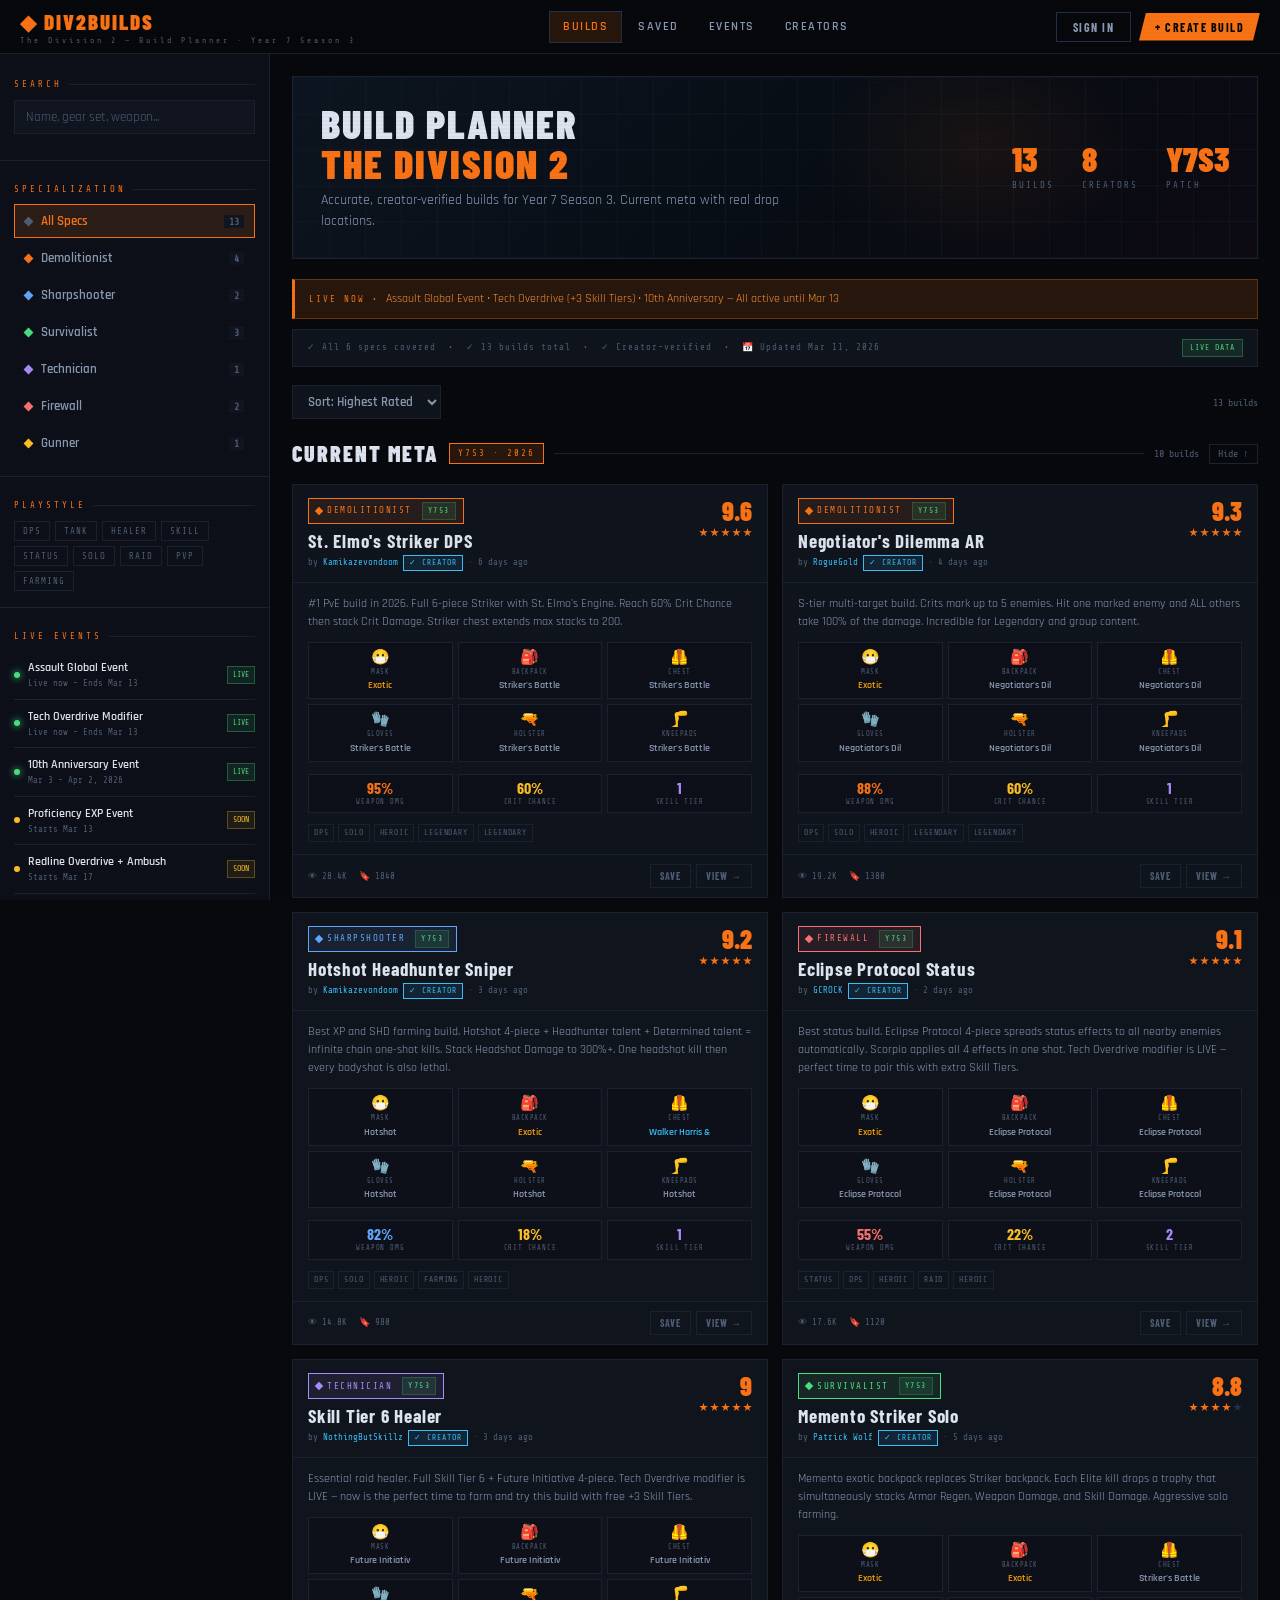
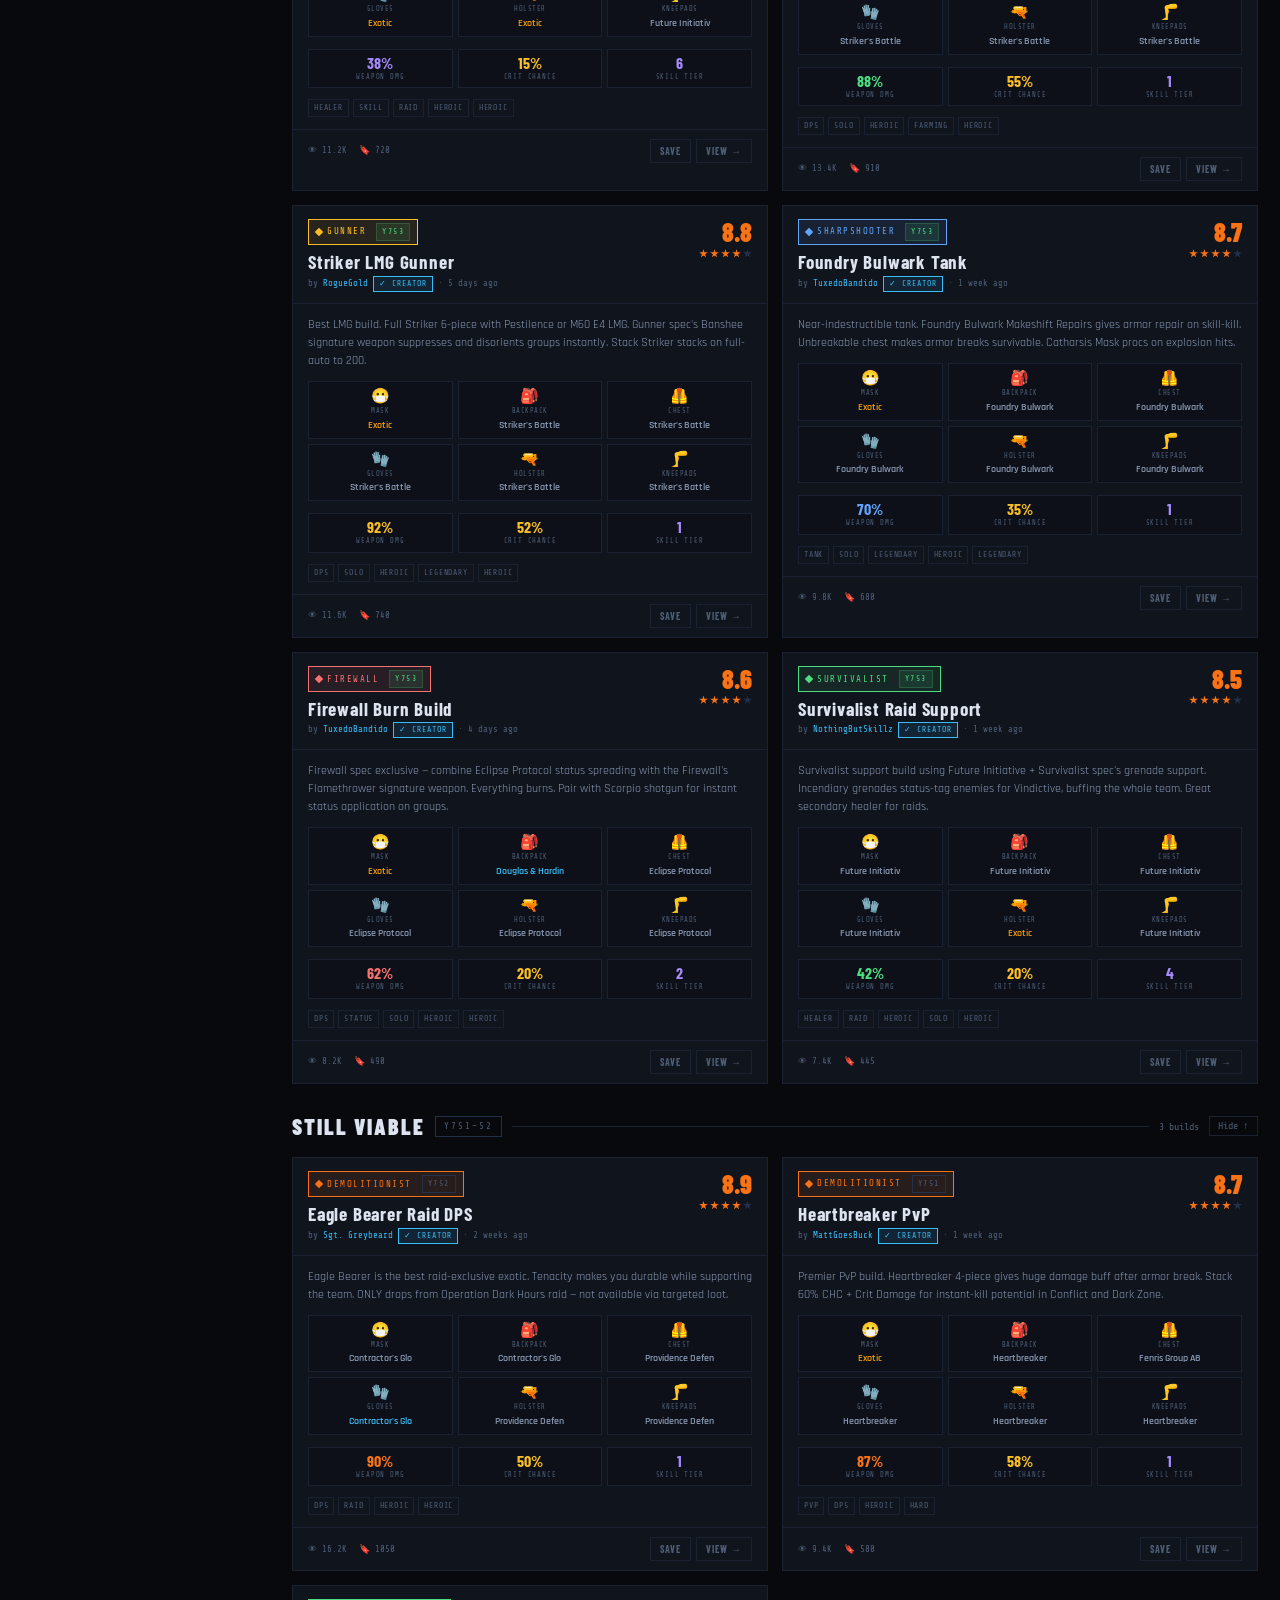
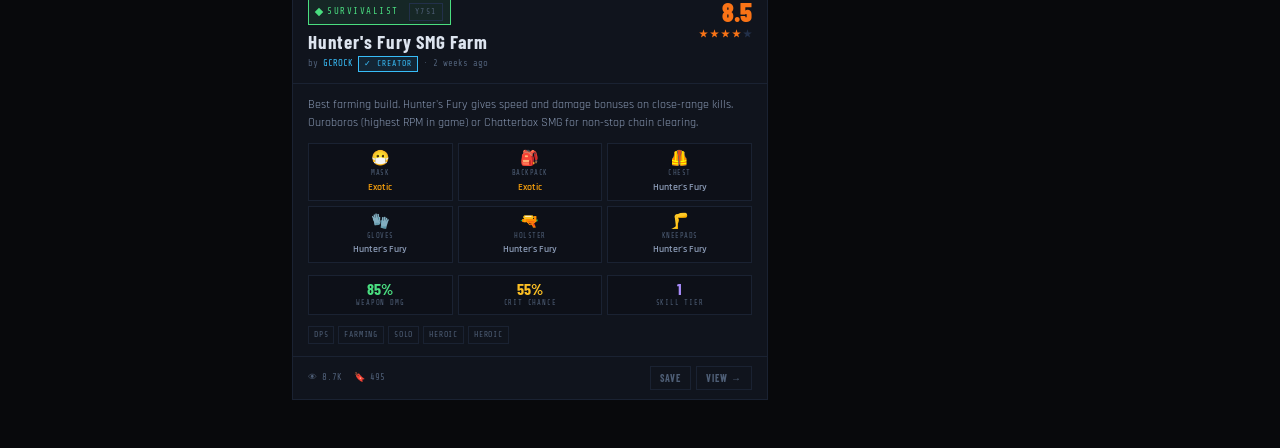
<file: Index.html>
<!DOCTYPE html>
<html lang="en">
<head>
<meta charset="UTF-8">
<meta name="viewport" content="width=device-width, initial-scale=1.0">
<title>DIV2BUILDS — The Division 2 Build Planner</title>
<link href="https://fonts.googleapis.com/css2?family=Barlow+Condensed:wght@300;400;600;700;900&family=Rajdhani:wght@300;400;600;700&family=Share+Tech+Mono&display=swap" rel="stylesheet">
<style>
:root{--bg:#08090c;--bg2:#0d1018;--bg3:#111520;--panel:#10141d;--border:#1a2232;--border2:#22304a;--orange:#f97316;--orange2:#fb923c;--odim:rgba(249,115,22,.13);--blue:#38bdf8;--bdim:rgba(56,189,248,.1);--green:#4ade80;--gdim:rgba(74,222,128,.1);--yellow:#fbbf24;--red:#f87171;--gold:#f59e0b;--purple:#a78bfa;--text:#dde4ef;--text2:#8a9ab5;--text3:#4e5e76;}
*{margin:0;padding:0;box-sizing:border-box}
body{background:var(--bg);color:var(--text);font-family:'Rajdhani',sans-serif;font-size:15px;line-height:1.5;overflow-x:hidden}
body::before{content:'';position:fixed;inset:0;background:repeating-linear-gradient(0deg,transparent,transparent 2px,rgba(0,0,0,.025) 2px,rgba(0,0,0,.025) 4px);pointer-events:none;z-index:999}
nav{display:flex;align-items:center;justify-content:space-between;padding:0 20px;height:54px;background:rgba(8,9,12,.97);border-bottom:1px solid var(--border);position:sticky;top:0;z-index:200;backdrop-filter:blur(14px)}
.logo{display:flex;align-items:center;gap:10px;text-decoration:none;cursor:pointer}
.logo-text{font-family:'Barlow Condensed',sans-serif;font-weight:900;font-size:21px;letter-spacing:2px;color:var(--orange);text-transform:uppercase}
.logo-sub{font-family:'Share Tech Mono',monospace;font-size:8px;color:var(--text3);letter-spacing:3px;display:block;margin-top:-2px}
.nav-links{display:flex;gap:2px;list-style:none}
.nav-links a{color:var(--text2);text-decoration:none;font-weight:600;font-size:12px;letter-spacing:1.5px;text-transform:uppercase;padding:6px 13px;border:1px solid transparent;transition:all .15s;cursor:pointer;display:block}
.nav-links a:hover,.nav-links a.active{color:var(--orange);border-color:var(--border2);background:var(--odim)}
.nav-actions{display:flex;gap:8px;align-items:center}
.btn{font-family:'Barlow Condensed',sans-serif;font-weight:700;letter-spacing:1.5px;text-transform:uppercase;padding:7px 16px;cursor:pointer;border:none;font-size:12px;transition:all .15s}
.btn-ghost{background:transparent;color:var(--text2);border:1px solid var(--border2)}
.btn-ghost:hover{color:var(--text);border-color:var(--text3)}
.btn-primary{background:var(--orange);color:#000;clip-path:polygon(7px 0%,100% 0%,calc(100% - 7px) 100%,0% 100%)}
.btn-primary:hover{background:var(--orange2);transform:translateY(-1px)}
.btn-save{background:transparent;color:var(--yellow);border:1px solid var(--yellow)}
.layout{display:grid;grid-template-columns:270px 1fr;min-height:calc(100vh - 54px)}
aside{background:var(--bg2);border-right:1px solid var(--border);padding:16px 0;position:sticky;top:54px;height:calc(100vh - 54px);overflow-y:auto}
aside::-webkit-scrollbar{width:3px}
aside::-webkit-scrollbar-thumb{background:var(--border2)}
.sb{padding:0 14px 16px;border-bottom:1px solid var(--border);margin-bottom:14px}
.sb:last-child{border-bottom:none;margin-bottom:0}
.sb-lbl{font-family:'Share Tech Mono',monospace;font-size:9px;color:var(--orange);letter-spacing:3px;text-transform:uppercase;padding:8px 0;display:flex;align-items:center;gap:7px}
.sb-lbl::after{content:'';flex:1;height:1px;background:var(--border)}
.sw{position:relative;margin-bottom:10px}
.sw input{width:100%;background:var(--bg3);border:1px solid var(--border);color:var(--text);padding:8px 30px 8px 11px;font-family:'Rajdhani',sans-serif;font-size:13px;outline:none;transition:border-color .15s}
.sw input:focus{border-color:var(--orange)}
.sw input::placeholder{color:var(--text3)}
.spec-list{display:flex;flex-direction:column;gap:3px}
.spec-btn{display:flex;align-items:center;gap:9px;padding:8px 10px;cursor:pointer;border:1px solid transparent;transition:all .15s;background:transparent;width:100%;text-align:left;color:var(--text2);font-family:'Rajdhani',sans-serif;font-weight:600;font-size:13px}
.spec-btn:hover{background:var(--odim);border-color:var(--border2);color:var(--text)}
.spec-btn.active{background:var(--odim);border-color:var(--orange);color:var(--orange)}
.sdot{width:7px;height:7px;transform:rotate(45deg);flex-shrink:0}
.scnt{margin-left:auto;font-family:'Share Tech Mono',monospace;font-size:10px;color:var(--text3);background:var(--bg3);padding:1px 5px}
.tags{display:flex;flex-wrap:wrap;gap:5px}
.tag{font-family:'Share Tech Mono',monospace;font-size:9px;letter-spacing:1px;padding:4px 8px;border:1px solid var(--border);color:var(--text3);cursor:pointer;transition:all .15s;background:transparent;text-transform:uppercase}
.tag:hover{border-color:var(--text3);color:var(--text2)}
.tag.active{border-color:var(--orange);color:var(--orange);background:var(--odim)}
.ev{display:flex;align-items:center;gap:8px;padding:8px 0;border-bottom:1px solid var(--border)}
.ev:last-child{border-bottom:none}
.evdot{width:6px;height:6px;border-radius:50%;flex-shrink:0}
.evdot.live{background:var(--green);box-shadow:0 0 7px var(--green);animation:blink 2s infinite}
.evdot.soon{background:var(--yellow)}
@keyframes blink{0%,100%{opacity:1}50%{opacity:.3}}
.evname{font-weight:600;font-size:12px;color:var(--text);overflow:hidden;text-overflow:ellipsis;white-space:nowrap;flex:1}
.evtime{font-family:'Share Tech Mono',monospace;font-size:9px;color:var(--text3)}
.evbadge{font-family:'Share Tech Mono',monospace;font-size:8px;padding:2px 5px;text-transform:uppercase;flex-shrink:0;border:1px solid}
.evbadge.live{color:var(--green);border-color:rgba(74,222,128,.3);background:var(--gdim)}
.evbadge.soon{color:var(--yellow);border-color:rgba(251,191,36,.3);background:rgba(251,191,36,.07)}
main{padding:22px;background:var(--bg)}
.hero{background:linear-gradient(135deg,#0d1520 0%,#080d14 60%,#0d0a12 100%);border:1px solid var(--border);padding:26px 28px;margin-bottom:20px;position:relative;overflow:hidden;display:flex;align-items:center;justify-content:space-between}
.hgrid{position:absolute;inset:0;background-image:linear-gradient(rgba(26,34,50,.35) 1px,transparent 1px),linear-gradient(90deg,rgba(26,34,50,.35) 1px,transparent 1px);background-size:36px 36px;pointer-events:none}
.hglow{position:absolute;top:-40px;right:120px;width:320px;height:220px;background:radial-gradient(ellipse,rgba(249,115,22,.07) 0%,transparent 70%);pointer-events:none}
.hero-text h1{font-family:'Barlow Condensed',sans-serif;font-size:40px;font-weight:900;line-height:1;letter-spacing:2px;text-transform:uppercase;position:relative}
.hero-text h1 span{color:var(--orange)}
.hero-text p{color:var(--text2);font-size:14px;margin-top:7px;max-width:480px;position:relative}
.hstats{display:flex;gap:28px;position:relative}
.hs-num{font-family:'Barlow Condensed',sans-serif;font-size:34px;font-weight:900;color:var(--orange);line-height:1}
.hs-lbl{font-family:'Share Tech Mono',monospace;font-size:9px;color:var(--text3);letter-spacing:2px;text-transform:uppercase;margin-top:3px}
.toolbar{display:flex;align-items:center;gap:10px;margin-bottom:18px;flex-wrap:wrap}
.sort-sel{background:var(--panel);border:1px solid var(--border);color:var(--text2);padding:7px 11px;font-family:'Rajdhani',sans-serif;font-weight:600;font-size:13px;outline:none;cursor:pointer}
.rcount{font-family:'Share Tech Mono',monospace;font-size:10px;color:var(--text3);margin-left:auto}
.sg{margin-bottom:26px}
.sg-head{display:flex;align-items:center;gap:10px;margin-bottom:14px;user-select:none}
.sg-title{font-family:'Barlow Condensed',sans-serif;font-size:22px;font-weight:900;letter-spacing:2px;text-transform:uppercase}
.sg-badge{font-family:'Share Tech Mono',monospace;font-size:9px;letter-spacing:2px;padding:3px 8px;text-transform:uppercase;border:1px solid}
.sg-badge.cur{color:var(--orange);border-color:var(--orange);background:var(--odim)}
.sg-badge.old{color:var(--text3);border-color:var(--border2)}
.sg-line{flex:1;height:1px;background:var(--border)}
.sg-cnt{font-family:'Share Tech Mono',monospace;font-size:10px;color:var(--text3)}
.sg-tog{font-family:'Share Tech Mono',monospace;font-size:10px;color:var(--text3);border:1px solid var(--border);padding:3px 8px;background:transparent;cursor:pointer;transition:all .15s}
.sg-grid{display:grid;grid-template-columns:repeat(auto-fill,minmax(340px,1fr));gap:14px}
.sg-grid.collapsed{display:none}
.bc{background:var(--panel);border:1px solid var(--border);cursor:pointer;transition:all .2s;position:relative;overflow:hidden;animation:fadeUp .4s ease both}
@keyframes fadeUp{from{opacity:0;transform:translateY(14px)}to{opacity:1;transform:translateY(0)}}
.bc::before{content:'';position:absolute;top:0;left:0;right:0;height:2px;background:transparent;transition:background .2s}
.bc:hover{border-color:var(--orange);transform:translateY(-2px);box-shadow:0 8px 28px rgba(0,0,0,.45)}
.bc:hover::before{background:var(--orange)}
.bc-head{padding:13px 15px 11px;border-bottom:1px solid var(--border);display:flex;align-items:flex-start;justify-content:space-between;gap:10px}
.bc-spec{display:flex;align-items:center;gap:5px;font-family:'Share Tech Mono',monospace;font-size:9px;letter-spacing:1.5px;text-transform:uppercase;padding:3px 7px;border:1px solid;margin-bottom:7px;width:fit-content}
.bc-title{font-family:'Barlow Condensed',sans-serif;font-size:19px;font-weight:700;letter-spacing:.8px;color:var(--text);line-height:1.1}
.bc-author{font-family:'Share Tech Mono',monospace;font-size:9px;color:var(--text3);margin-top:3px}
.bc-author span{color:var(--blue)}
.creator-badge{display:inline-flex;align-items:center;gap:4px;font-family:'Share Tech Mono',monospace;font-size:8px;letter-spacing:1px;padding:1px 5px;border:1px solid var(--blue);color:var(--blue);background:var(--bdim);text-transform:uppercase;margin-left:5px}
.bc-rating{display:flex;flex-direction:column;align-items:flex-end;gap:4px;flex-shrink:0}
.rnum{font-family:'Barlow Condensed',sans-serif;font-size:26px;font-weight:900;color:var(--orange);line-height:1}
.stars{display:flex;gap:2px}
.star{width:9px;height:9px;background:var(--orange);clip-path:polygon(50% 0%,61% 35%,98% 35%,68% 57%,79% 91%,50% 70%,21% 91%,32% 57%,2% 35%,39% 35%)}
.star.e{background:var(--border2)}
.bc-body{padding:12px 15px}
.gear-row{display:grid;grid-template-columns:repeat(3,1fr);gap:5px;margin-bottom:12px}
.gs{background:var(--bg2);border:1px solid var(--border);padding:7px 5px;display:flex;flex-direction:column;align-items:center;gap:2px;text-align:center}
.gs-icon{font-size:15px;line-height:1}
.gs-slot{font-family:'Share Tech Mono',monospace;font-size:7px;color:var(--text3);letter-spacing:.5px;text-transform:uppercase}
.gs-name{font-size:10px;font-weight:600;color:var(--text2);line-height:1.2}
.gs-name.exotic{color:var(--gold)}
.gs-name.named{color:var(--blue)}
.cs{display:grid;grid-template-columns:repeat(3,1fr);gap:5px;margin-bottom:11px}
.cp{background:var(--bg2);border:1px solid var(--border);padding:5px 7px;text-align:center}
.cp-v{font-family:'Barlow Condensed',sans-serif;font-size:16px;font-weight:700;line-height:1}
.cp-l{font-family:'Share Tech Mono',monospace;font-size:7px;color:var(--text3);letter-spacing:.8px;text-transform:uppercase;margin-top:1px}
.ctags{display:flex;flex-wrap:wrap;gap:4px}
.ctag{font-family:'Share Tech Mono',monospace;font-size:8px;letter-spacing:.8px;padding:2px 5px;border:1px solid var(--border);color:var(--text3);text-transform:uppercase}
.bc-foot{padding:9px 15px;border-top:1px solid var(--border);display:flex;align-items:center;justify-content:space-between}
.bc-meta{display:flex;gap:12px}
.mitem{display:flex;align-items:center;gap:4px;font-family:'Share Tech Mono',monospace;font-size:9px;color:var(--text3)}
.bc-acts{display:flex;gap:5px}
.abt{background:transparent;border:1px solid var(--border);color:var(--text3);padding:5px 9px;font-family:'Barlow Condensed',sans-serif;font-size:10px;font-weight:700;letter-spacing:1px;text-transform:uppercase;cursor:pointer;transition:all .15s}
.abt:hover{border-color:var(--orange);color:var(--orange);background:var(--odim)}
.abt.saved{border-color:var(--yellow);color:var(--yellow)}
.pbadge{font-family:'Share Tech Mono',monospace;font-size:8px;padding:2px 5px;background:var(--gdim);border:1px solid rgba(74,222,128,.2);color:var(--green);text-transform:uppercase;margin-left:5px}
.obadge{font-family:'Share Tech Mono',monospace;font-size:8px;padding:2px 5px;background:transparent;border:1px solid var(--border2);color:var(--text3);text-transform:uppercase;margin-left:5px}
.empty{text-align:center;padding:55px 20px;border:1px dashed var(--border2)}
.empty h3{font-family:'Barlow Condensed',sans-serif;font-size:22px;font-weight:700;color:var(--text3);letter-spacing:2px;text-transform:uppercase;margin-top:10px}
.empty p{color:var(--text3);font-size:12px;margin-top:6px}
.overlay{position:fixed;inset:0;background:rgba(0,0,0,.88);z-index:300;display:flex;align-items:flex-start;justify-content:center;padding:16px;overflow-y:auto;opacity:0;pointer-events:none;transition:opacity .2s;backdrop-filter:blur(5px)}
.overlay.open{opacity:1;pointer-events:all}
.modal{background:var(--bg2);border:1px solid var(--border);width:100%;max-width:960px;margin:auto;position:relative;transform:translateY(22px);transition:transform .2s}
.overlay.open .modal{transform:translateY(0)}
.mh{padding:18px 22px;border-bottom:1px solid var(--border);display:flex;align-items:flex-start;justify-content:space-between;background:linear-gradient(135deg,var(--panel),var(--bg2));position:relative;overflow:hidden}
.mh-grid{position:absolute;inset:0;background-image:linear-gradient(rgba(26,34,50,.3) 1px,transparent 1px),linear-gradient(90deg,rgba(26,34,50,.3) 1px,transparent 1px);background-size:28px 28px;pointer-events:none}
.mh-left{position:relative;z-index:1}
.mspec{display:inline-flex;align-items:center;gap:5px;font-family:'Share Tech Mono',monospace;font-size:9px;letter-spacing:2px;text-transform:uppercase;padding:4px 9px;border:1px solid;margin-bottom:8px}
.mtitle{font-family:'Barlow Condensed',sans-serif;font-size:34px;font-weight:900;letter-spacing:2px;text-transform:uppercase;line-height:1}
.msub{color:var(--text2);font-size:13px;margin-top:5px}
.mclose{background:transparent;border:1px solid var(--border);color:var(--text3);width:34px;height:34px;display:flex;align-items:center;justify-content:center;cursor:pointer;transition:all .15s;flex-shrink:0;position:relative;z-index:1}
.mclose:hover{border-color:var(--red);color:var(--red)}
.mbody{padding:22px;display:grid;grid-template-columns:1fr 300px;gap:22px}
.sec{font-family:'Share Tech Mono',monospace;font-size:9px;color:var(--orange);letter-spacing:3px;text-transform:uppercase;margin-bottom:10px;display:flex;align-items:center;gap:7px}
.sec::after{content:'';flex:1;height:1px;background:var(--border)}
.gd-grid{display:grid;grid-template-columns:repeat(3,1fr);gap:7px;margin-bottom:20px}
.gd{background:var(--bg3);border:1px solid var(--border);padding:11px}
.gd-slot{font-family:'Share Tech Mono',monospace;font-size:8px;color:var(--text3);letter-spacing:2px;text-transform:uppercase;margin-bottom:5px}
.gd-name{font-weight:700;font-size:13px;line-height:1.2;margin-bottom:2px}
.gd-name.exotic{color:var(--gold)}
.gd-name.named{color:var(--blue)}
.gd-brand{font-family:'Share Tech Mono',monospace;font-size:9px;color:var(--text3);margin-bottom:6px}
.gd-talent{font-size:11px;color:var(--orange2);font-weight:600;margin-bottom:5px}
.gd-mod{font-family:'Share Tech Mono',monospace;font-size:9px;color:var(--text3)}
.gd-mod::before{content:'▸ '}
.wdrop-box{background:var(--bg3);border:1px solid var(--border);border-left:3px solid var(--orange);padding:14px;margin-bottom:20px}
.wdrop-title{font-family:'Share Tech Mono',monospace;font-size:9px;color:var(--orange);letter-spacing:2px;text-transform:uppercase;margin-bottom:12px}
.wdrop-w{margin-bottom:14px;padding-bottom:14px;border-bottom:1px solid var(--border)}
.wdrop-w:last-child{margin-bottom:0;padding-bottom:0;border-bottom:none}
.wdrop-wname{font-family:'Barlow Condensed',sans-serif;font-size:17px;font-weight:700;margin-bottom:6px}
.drop-row{display:flex;align-items:flex-start;gap:7px;margin-bottom:6px;font-size:12px;color:var(--text2);line-height:1.4}
.drop-badge{font-family:'Share Tech Mono',monospace;font-size:8px;padding:2px 5px;border:1px solid;flex-shrink:0;text-transform:uppercase}
.drop-badge.targeted{color:var(--green);border-color:rgba(74,222,128,.3);background:var(--gdim)}
.drop-badge.campaign{color:var(--yellow);border-color:rgba(251,191,36,.3);background:rgba(251,191,36,.07)}
.drop-badge.world{color:var(--text3);border-color:var(--border2)}
.skill-pair{display:grid;grid-template-columns:1fr 1fr;gap:7px;margin-bottom:20px}
.skill-card{background:var(--bg3);border:1px solid var(--border);padding:12px;display:flex;align-items:center;gap:10px}
.skill-icon{font-size:24px}
.skill-name{font-weight:700;font-size:14px}
.skill-var{font-family:'Share Tech Mono',monospace;font-size:9px;color:var(--text3)}
.talent-grid{display:grid;grid-template-columns:1fr 1fr;gap:7px;margin-bottom:20px}
.talent-card{background:var(--bg3);border:1px solid var(--border);padding:11px}
.talent-name{font-weight:700;font-size:13px;margin-bottom:3px;color:var(--orange2)}
.talent-desc{font-size:11px;color:var(--text2);line-height:1.5}
.tips-box{background:var(--bg3);border:1px solid var(--border);padding:13px;font-size:12px;color:var(--text2);line-height:1.7;margin-bottom:20px}
.sbars{display:flex;flex-direction:column;gap:9px;margin-bottom:20px}
.sbar{display:grid;grid-template-columns:110px 1fr 50px;align-items:center;gap:9px}
.sbar-lbl{font-family:'Share Tech Mono',monospace;font-size:9px;color:var(--text3);letter-spacing:.8px;text-transform:uppercase}
.sbar-track{height:5px;background:var(--bg3);border:1px solid var(--border);position:relative;overflow:hidden}
.sbar-fill{height:100%;position:absolute;left:0;top:0}
.sbar-val{font-family:'Barlow Condensed',sans-serif;font-size:15px;font-weight:700;text-align:right}
.author-card{background:var(--bg3);border:1px solid var(--border);padding:12px;display:flex;align-items:center;gap:10px;margin-bottom:16px}
.author-av{width:40px;height:40px;background:var(--odim);border:1px solid var(--orange);display:flex;align-items:center;justify-content:center;font-family:'Barlow Condensed',sans-serif;font-size:18px;font-weight:700;color:var(--orange);flex-shrink:0}
.author-name{font-weight:700;font-size:14px}
.author-sub{font-family:'Share Tech Mono',monospace;font-size:9px;color:var(--text3)}
.meta-rows{display:flex;flex-direction:column}
.mrow{display:flex;justify-content:space-between;padding:7px 0;border-bottom:1px solid var(--border);font-size:12px}
.mrow:last-child{border-bottom:none}
.mrow .lbl{color:var(--text3);font-family:'Share Tech Mono',monospace;font-size:9px;letter-spacing:.8px;text-transform:uppercase}
.mrow .val{font-weight:600}
.mfoot{padding:14px 22px;border-top:1px solid var(--border);display:flex;gap:8px;justify-content:flex-end;flex-wrap:wrap}
.cmodal{max-width:680px}
.fg{margin-bottom:14px}
.flbl{display:block;font-family:'Share Tech Mono',monospace;font-size:9px;letter-spacing:2px;color:var(--text3);text-transform:uppercase;margin-bottom:5px}
.finput,.fsel,.fta{width:100%;background:var(--bg3);border:1px solid var(--border);color:var(--text);padding:9px 12px;font-family:'Rajdhani',sans-serif;font-size:13px;outline:none;transition:border-color .15s}
.finput:focus,.fsel:focus,.fta:focus{border-color:var(--orange)}
.fta{resize:vertical;min-height:75px}
.f2{display:grid;grid-template-columns:1fr 1fr;gap:13px}
.spec-grid{display:grid;grid-template-columns:repeat(3,1fr);gap:7px}
.spec-opt{border:1px solid var(--border);padding:9px;text-align:center;cursor:pointer;transition:all .15s;background:transparent;width:100%;font-family:'Rajdhani',sans-serif;font-weight:700;font-size:12px;color:var(--text3)}
.spec-opt:hover{border-color:var(--border2);color:var(--text2)}
.spec-opt.sel{background:var(--odim);border-color:var(--orange);color:var(--orange)}
.ev-card{background:var(--panel);border:1px solid var(--border);padding:18px}
.ev-card.live{border-left:3px solid var(--green)}
.ev-card.soon{border-left:3px solid var(--yellow)}
.ev-card.off{border-left:3px solid var(--border2);opacity:.6}
.cc-grid{display:grid;grid-template-columns:repeat(auto-fill,minmax(220px,1fr));gap:12px;margin-top:16px}
.cc-card{background:var(--panel);border:1px solid var(--border);padding:14px;display:flex;align-items:center;gap:10px}
.cc-av{width:38px;height:38px;background:var(--bdim);border:1px solid var(--blue);display:flex;align-items:center;justify-content:center;font-family:'Barlow Condensed',sans-serif;font-size:16px;font-weight:700;color:var(--blue);flex-shrink:0}
.notif{position:fixed;bottom:24px;right:24px;background:var(--panel);border:1px solid var(--orange);padding:12px 18px;font-family:'Barlow Condensed',sans-serif;font-size:14px;font-weight:700;letter-spacing:1px;text-transform:uppercase;color:var(--orange);z-index:500;transform:translateY(60px);opacity:0;transition:all .3s;pointer-events:none}
.notif.show{transform:translateY(0);opacity:1}
/* MOBILE BOTTOM NAV */
.mob-nav{display:none;position:fixed;bottom:0;left:0;right:0;height:58px;background:rgba(8,9,12,.98);border-top:1px solid var(--border2);z-index:300;backdrop-filter:blur(14px)}
.mob-nav-items{display:flex;height:100%}
.mob-nav-item{flex:1;display:flex;flex-direction:column;align-items:center;justify-content:center;gap:3px;cursor:pointer;border:none;background:transparent;color:var(--text3);transition:color .15s;padding:0;-webkit-tap-highlight-color:transparent}
.mob-nav-item.active{color:var(--orange)}
.mob-nav-item svg{width:20px;height:20px}
.mob-nav-lbl{font-family:'Share Tech Mono',monospace;font-size:8px;letter-spacing:1px;text-transform:uppercase}
/* MOBILE FILTER DRAWER */
.mob-filter-btn{display:none;position:fixed;bottom:70px;right:16px;width:46px;height:46px;background:var(--orange);border:none;cursor:pointer;z-index:250;align-items:center;justify-content:center;box-shadow:0 4px 18px rgba(249,115,22,.4)}
.mob-filter-btn svg{width:20px;height:20px;color:#000}
.filter-drawer{position:fixed;inset:0;z-index:400;pointer-events:none}
.filter-drawer.open{pointer-events:all}
.filter-backdrop{position:absolute;inset:0;background:rgba(0,0,0,.7);opacity:0;transition:opacity .25s}
.filter-drawer.open .filter-backdrop{opacity:1}
.filter-panel{position:absolute;left:0;top:0;bottom:0;width:min(290px,85vw);background:var(--bg2);border-right:1px solid var(--border2);transform:translateX(-100%);transition:transform .28s cubic-bezier(.4,0,.2,1);overflow-y:auto;padding-bottom:20px}
.filter-panel::-webkit-scrollbar{width:3px}
.filter-panel::-webkit-scrollbar-thumb{background:var(--border2)}
.filter-drawer.open .filter-panel{transform:translateX(0)}
.filter-header{display:flex;align-items:center;justify-content:space-between;padding:16px 16px 12px;border-bottom:1px solid var(--border);position:sticky;top:0;background:var(--bg2);z-index:1}
.filter-header-title{font-family:'Barlow Condensed',sans-serif;font-weight:700;font-size:18px;letter-spacing:2px;text-transform:uppercase;color:var(--orange)}
.filter-close{background:transparent;border:1px solid var(--border2);color:var(--text3);width:32px;height:32px;display:flex;align-items:center;justify-content:center;cursor:pointer;font-size:16px}

@media(max-width:760px){
  nav{padding:0 12px;height:50px}
  .logo-sub{display:none}
  .logo-text{font-size:17px}
  .nav-links{display:none}
  .nav-actions{display:none}
  .layout{grid-template-columns:1fr}
  aside{display:none}
  main{padding:12px 12px 80px}
  .hero{padding:18px 16px;flex-direction:column;gap:14px;align-items:flex-start}
  .hero-text h1{font-size:28px}
  .hero-text p{font-size:13px}
  .hstats{gap:18px}
  .hs-num{font-size:26px}
  .sg-grid{grid-template-columns:1fr}
  .bc-head{flex-wrap:wrap}
  .gear-row{grid-template-columns:repeat(3,1fr)}
  .cs{grid-template-columns:repeat(3,1fr)}
  .mbody{grid-template-columns:1fr!important;padding:14px}
  .gd-grid{grid-template-columns:repeat(2,1fr)}
  .talent-grid{grid-template-columns:1fr}
  .skill-pair{grid-template-columns:1fr 1fr}
  .mtitle{font-size:24px}
  .mfoot{padding:12px 14px}
  .modal{max-width:100%;margin:8px}
  .notif{bottom:70px;right:12px;left:12px;text-align:center}
  .mob-nav{display:flex}
  .mob-filter-btn{display:flex}
  .f2{grid-template-columns:1fr}
  .spec-grid{grid-template-columns:repeat(2,1fr)}
  .sort-sel{font-size:12px;padding:6px 9px}
  .toolbar{gap:7px}
  .sg-title{font-size:18px}
  .cc-grid{grid-template-columns:1fr}
}
@media(max-width:480px){
  .hero-text h1{font-size:24px}
  .hstats{gap:14px}
  .hs-num{font-size:22px}
  .gd-grid{grid-template-columns:1fr 1fr}
  .bc-title{font-size:16px}
}
</style>
</head>
<body>
<nav>
  <div class="logo" onclick="setTab('builds')">
    <div>
      <div class="logo-text">&#x25C6; DIV2BUILDS</div>
      <span class="logo-sub">The Division 2 &mdash; Build Planner &middot; Year 7 Season 3</span>
    </div>
  </div>
  <ul class="nav-links">
    <li><a id="tab-builds" class="active" onclick="setTab('builds')">Builds</a></li>
    <li><a id="tab-saved" onclick="setTab('saved')">Saved</a></li>
    <li><a id="tab-events" onclick="setTab('events')">Events</a></li>
    <li><a id="tab-creators" onclick="setTab('creators')">Creators</a></li>
  </ul>
  <div class="nav-actions">
    <button class="btn btn-ghost" onclick="showNotif('Sign-in coming soon!')">Sign In</button>
    <button class="btn btn-primary" onclick="openCreate()">+ Create Build</button>
  </div>
</nav>

<!-- Mobile bottom nav -->
<nav class="mob-nav" id="mobNav">
  <div class="mob-nav-items">
    <button class="mob-nav-item active" id="mob-builds" onclick="setTab('builds')">
      <svg viewBox="0 0 24 24" fill="none" stroke="currentColor" stroke-width="2"><rect x="3" y="3" width="7" height="7"/><rect x="14" y="3" width="7" height="7"/><rect x="14" y="14" width="7" height="7"/><rect x="3" y="14" width="7" height="7"/></svg>
      <span class="mob-nav-lbl">Builds</span>
    </button>
    <button class="mob-nav-item" id="mob-saved" onclick="setTab('saved')">
      <svg viewBox="0 0 24 24" fill="none" stroke="currentColor" stroke-width="2"><path d="M19 21l-7-5-7 5V5a2 2 0 0 1 2-2h10a2 2 0 0 1 2 2z"/></svg>
      <span class="mob-nav-lbl">Saved</span>
    </button>
    <button class="mob-nav-item" id="mob-events" onclick="setTab('events')">
      <svg viewBox="0 0 24 24" fill="none" stroke="currentColor" stroke-width="2"><circle cx="12" cy="12" r="10"/><polyline points="12 6 12 12 16 14"/></svg>
      <span class="mob-nav-lbl">Events</span>
    </button>
    <button class="mob-nav-item" id="mob-creators" onclick="setTab('creators')">
      <svg viewBox="0 0 24 24" fill="none" stroke="currentColor" stroke-width="2"><path d="M17 21v-2a4 4 0 0 0-4-4H5a4 4 0 0 0-4 4v2"/><circle cx="9" cy="7" r="4"/><path d="M23 21v-2a4 4 0 0 0-3-3.87"/><path d="M16 3.13a4 4 0 0 1 0 7.75"/></svg>
      <span class="mob-nav-lbl">Creators</span>
    </button>
    <button class="mob-nav-item" onclick="openCreate()">
      <svg viewBox="0 0 24 24" fill="none" stroke="currentColor" stroke-width="2"><circle cx="12" cy="12" r="10"/><line x1="12" y1="8" x2="12" y2="16"/><line x1="8" y1="12" x2="16" y2="12"/></svg>
      <span class="mob-nav-lbl">Create</span>
    </button>
  </div>
</nav>

<!-- Mobile filter fab -->
<button class="mob-filter-btn" id="mobFilterBtn" onclick="openFilterDrawer()">
  <svg viewBox="0 0 24 24" fill="none" stroke="currentColor" stroke-width="2.5"><line x1="4" y1="6" x2="20" y2="6"/><line x1="8" y1="12" x2="16" y2="12"/><line x1="11" y1="18" x2="13" y2="18"/></svg>
</button>

<!-- Mobile filter drawer -->
<div class="filter-drawer" id="filterDrawer">
  <div class="filter-backdrop" onclick="closeFilterDrawer()"></div>
  <div class="filter-panel">
    <div class="filter-header">
      <span class="filter-header-title">&#x25C6; Filters</span>
      <button class="filter-close" onclick="closeFilterDrawer()">&#x2715;</button>
    </div>
    <div style="padding:0 14px">
      <div class="sb-lbl" style="margin-top:14px">Search</div>
      <div class="sw" style="margin-bottom:14px">
        <input type="text" id="searchInputMob" placeholder="Name, gear set, weapon..." oninput="syncSearch(this.value)">
      </div>
      <div class="sb-lbl">Specialization</div>
      <div class="spec-list" style="margin-bottom:14px">
        <button class="spec-btn active" onclick="setSpec('all',this)"><span class="sdot" style="background:var(--text3)"></span>All Specs<span class="scnt" id="cnt-all-mob">0</span></button>
        <button class="spec-btn" onclick="setSpec('demolitionist',this)"><span class="sdot" style="background:#f97316"></span>Demolitionist<span class="scnt"></span></button>
        <button class="spec-btn" onclick="setSpec('sharpshooter',this)"><span class="sdot" style="background:#60a5fa"></span>Sharpshooter<span class="scnt"></span></button>
        <button class="spec-btn" onclick="setSpec('survivalist',this)"><span class="sdot" style="background:#4ade80"></span>Survivalist<span class="scnt"></span></button>
        <button class="spec-btn" onclick="setSpec('technician',this)"><span class="sdot" style="background:#a78bfa"></span>Technician<span class="scnt"></span></button>
        <button class="spec-btn" onclick="setSpec('firewall',this)"><span class="sdot" style="background:#f87171"></span>Firewall<span class="scnt"></span></button>
        <button class="spec-btn" onclick="setSpec('gunner',this)"><span class="sdot" style="background:#fbbf24"></span>Gunner<span class="scnt"></span></button>
      </div>
      <div class="sb-lbl">Playstyle</div>
      <div class="tags" style="margin-bottom:14px">
        <button class="tag" onclick="toggleTag(this,'DPS')">DPS</button>
        <button class="tag" onclick="toggleTag(this,'Tank')">Tank</button>
        <button class="tag" onclick="toggleTag(this,'Healer')">Healer</button>
        <button class="tag" onclick="toggleTag(this,'Skill')">Skill</button>
        <button class="tag" onclick="toggleTag(this,'Status')">Status</button>
        <button class="tag" onclick="toggleTag(this,'Solo')">Solo</button>
        <button class="tag" onclick="toggleTag(this,'Raid')">Raid</button>
        <button class="tag" onclick="toggleTag(this,'PvP')">PvP</button>
        <button class="tag" onclick="toggleTag(this,'Farming')">Farming</button>
      </div>
      <div class="sb-lbl">Difficulty</div>
      <div class="tags" style="margin-bottom:16px">
        <button class="tag" onclick="toggleTag(this,'Heroic')">Heroic</button>
        <button class="tag" onclick="toggleTag(this,'Legendary')">Legendary</button>
        <button class="tag" onclick="toggleTag(this,'Challenging')">Challenging</button>
      </div>
      <button class="btn btn-primary" style="width:100%;padding:11px;clip-path:none" onclick="closeFilterDrawer()">Apply Filters</button>
    </div>
  </div>
</div>

<div class="layout">
<aside>
  <div class="sb">
    <div class="sb-lbl">Search</div>
    <div class="sw">
      <input type="text" id="searchInput" placeholder="Name, gear set, weapon..." oninput="applyFilters()">
    </div>
  </div>
  <div class="sb">
    <div class="sb-lbl">Specialization</div>
    <div class="spec-list">
      <button class="spec-btn active" onclick="setSpec('all',this)"><span class="sdot" style="background:var(--text3)"></span>All Specs<span class="scnt" id="cnt-all">0</span></button>
      <button class="spec-btn" onclick="setSpec('demolitionist',this)"><span class="sdot" style="background:#f97316"></span>Demolitionist<span class="scnt" id="cnt-demolitionist">0</span></button>
      <button class="spec-btn" onclick="setSpec('sharpshooter',this)"><span class="sdot" style="background:#60a5fa"></span>Sharpshooter<span class="scnt" id="cnt-sharpshooter">0</span></button>
      <button class="spec-btn" onclick="setSpec('survivalist',this)"><span class="sdot" style="background:#4ade80"></span>Survivalist<span class="scnt" id="cnt-survivalist">0</span></button>
      <button class="spec-btn" onclick="setSpec('technician',this)"><span class="sdot" style="background:#a78bfa"></span>Technician<span class="scnt" id="cnt-technician">0</span></button>
      <button class="spec-btn" onclick="setSpec('firewall',this)"><span class="sdot" style="background:#f87171"></span>Firewall<span class="scnt" id="cnt-firewall">0</span></button>
      <button class="spec-btn" onclick="setSpec('gunner',this)"><span class="sdot" style="background:#fbbf24"></span>Gunner<span class="scnt" id="cnt-gunner">0</span></button>
    </div>
  </div>
  <div class="sb">
    <div class="sb-lbl">Playstyle</div>
    <div class="tags">
      <button class="tag" onclick="toggleTag(this,'DPS')">DPS</button>
      <button class="tag" onclick="toggleTag(this,'Tank')">Tank</button>
      <button class="tag" onclick="toggleTag(this,'Healer')">Healer</button>
      <button class="tag" onclick="toggleTag(this,'Skill')">Skill</button>
      <button class="tag" onclick="toggleTag(this,'Status')">Status</button>
      <button class="tag" onclick="toggleTag(this,'Solo')">Solo</button>
      <button class="tag" onclick="toggleTag(this,'Raid')">Raid</button>
      <button class="tag" onclick="toggleTag(this,'PvP')">PvP</button>
      <button class="tag" onclick="toggleTag(this,'Farming')">Farming</button>
    </div>
  </div>
  <div class="sb">
    <div class="sb-lbl">Live Events</div>
    <div id="evWidget"></div>
  </div>
</aside>
<main id="mainContent"></main>
</div>

<div class="overlay" id="detailOverlay" onclick="if(event.target===this)closeOverlay('detailOverlay')">
  <div class="modal" id="detailModal"></div>
</div>

<div class="overlay" id="createOverlay" onclick="if(event.target===this)closeOverlay('createOverlay')">
  <div class="modal cmodal">
    <div class="mh">
      <div class="mh-grid"></div>
      <div class="mh-left"><div class="mtitle">Create Build</div><div class="msub">Share your build with the community</div></div>
      <button class="mclose" onclick="closeOverlay('createOverlay')">&#x2715;</button>
    </div>
    <div style="padding:20px">
      <div class="f2">
        <div class="fg"><label class="flbl">Build Name</label><input class="finput" id="nb-name" placeholder="e.g. Striker St. Elmo's DPS"></div>
        <div class="fg"><label class="flbl">Difficulty</label><select class="fsel" id="nb-diff"><option>Challenging</option><option selected>Heroic</option><option>Legendary</option></select></div>
      </div>
      <div class="fg">
        <label class="flbl">Specialization</label>
        <div class="spec-grid">
          <button class="spec-opt" onclick="pickSpec(this,'Demolitionist')">&#x1F4A5; Demolitionist</button>
          <button class="spec-opt" onclick="pickSpec(this,'Sharpshooter')">&#x1F3AF; Sharpshooter</button>
          <button class="spec-opt" onclick="pickSpec(this,'Survivalist')">&#x1F3D5;&#xFE0F; Survivalist</button>
          <button class="spec-opt" onclick="pickSpec(this,'Technician')">&#x1F527; Technician</button>
          <button class="spec-opt" onclick="pickSpec(this,'Firewall')">&#x1F525; Firewall</button>
          <button class="spec-opt" onclick="pickSpec(this,'Gunner')">&#x1F52B; Gunner</button>
        </div>
      </div>
      <div class="f2">
        <div class="fg"><label class="flbl">Primary Weapon</label><input class="finput" placeholder="e.g. St. Elmo's Engine (AR)"></div>
        <div class="fg"><label class="flbl">Secondary Weapon</label><input class="finput" placeholder="e.g. Scorpio (Shotgun)"></div>
      </div>
      <div class="fg"><label class="flbl">Description</label><textarea class="fta" placeholder="Explain your build, rotation, tips..."></textarea></div>
      <div style="display:flex;gap:8px;justify-content:flex-end;padding-top:6px">
        <button class="btn btn-ghost" onclick="closeOverlay('createOverlay')">Cancel</button>
        <button class="btn btn-primary" onclick="submitBuild()">Publish Build</button>
      </div>
    </div>
  </div>
</div>

<div class="notif" id="notif"></div>

<script>
var EVENTS=[
  {name:"Assault Global Event",status:"live",time:"Live now - Ends Mar 13",desc:"Increased weapon damage at close range. Earn Global Event Stars and event caches."},
  {name:"Tech Overdrive Modifier",status:"live",time:"Live now - Ends Mar 13",desc:"+3 Skill Tiers, +50% Skill Damage & Duration. Skill builds shine right now."},
  {name:"10th Anniversary Event",status:"live",time:"Mar 3 - Apr 2, 2026",desc:"Realism Mode, returning global events, Event Pass with exclusive cosmetics and bonus XP."},
  {name:"Proficiency EXP Event",status:"soon",time:"Starts Mar 13",desc:"Increased proficiency progress on all gear from any activity."},
  {name:"Redline Overdrive + Ambush",status:"soon",time:"Starts Mar 17",desc:"Redline: +50% Crit Dmg, +25% CHC cap. Ambush: bonus damage when stationary or in cover."},
  {name:"Optimization Surge",status:"soon",time:"Starts Mar 20",desc:"2x Optimization materials from all sources. Best time to min-max your builds."},
  {name:"Assault + Countdown Surge",status:"soon",time:"Starts Mar 24",desc:"Assault returns. Countdown Surge: 2x Requisition currency on completion."},
  {name:"Expertise Surge",status:"soon",time:"Starts Mar 27",desc:"2x Expertise upgrade materials from all sources."},
  {name:"Year 8 Season 1: Rise Up",status:"soon",time:"Starts Apr 2, 2026",desc:"New season begins. New weapons, gear sets, and seasonal content."}
];

var CREATORS=[
  {name:"Kamikazevondoom",handle:"@Kamikazevondoom",platform:"YouTube",focus:"Builds & Meta Guides",av:"K"},
  {name:"RogueGold",handle:"@RogueGold",platform:"YouTube",focus:"News, Builds & Guides",av:"R"},
  {name:"GCROCK",handle:"@GCROCK",platform:"YouTube",focus:"Builds & Game News",av:"G"},
  {name:"NothingButSkillz",handle:"@NothingButSkillz",platform:"YouTube",focus:"Builds & Guides",av:"N"},
  {name:"Patrick Wolf",handle:"@PatrickWolfChannel",platform:"YouTube",focus:"Builds & News",av:"P"},
  {name:"TuxedoBandido",handle:"@TuxedoBandido",platform:"YouTube",focus:"Builds & Guides",av:"T"},
  {name:"Sgt. Greybeard",handle:"@SgtGreybeard",platform:"YouTube",focus:"Builds & Community",av:"S"},
  {name:"MattGoesBuck",handle:"@MattGoesBuck",platform:"X / Twitter",focus:"Build Breakdowns",av:"M"}
];

var BUILDS=[
  {id:1,season:"current",patch:"Y7S3",name:"St. Elmo's Striker DPS",spec:"demolitionist",specLabel:"Demolitionist",author:"Kamikazevondoom",creatorVerified:true,rating:9.6,stars:5,views:28400,saves:1840,tags:["DPS","Solo","Heroic","Legendary"],difficulty:"Legendary",updated:"6 days ago",
  summary:"#1 PvE build in 2026. Full 6-piece Striker with St. Elmo's Engine. Reach 60% Crit Chance then stack Crit Damage. Striker chest extends max stacks to 200.",
  description:"Striker 4-piece activates Striker's Gamble: +0.65% weapon damage per hit, up to 100 stacks. Backpack talent Risk Management raises this to +1% per stack. Chest talent Press the Advantage extends the cap to 200 stacks. St. Elmo's Engine synergises perfectly. Coyote's Mask provides group-wide crit buff. Goal: hit 60% Crit Chance cap, then go all-in on Crit Damage.",
  tips:["Get to 60% Crit Chance first — after that every roll should be Crit Damage","Do NOT swap weapons while building stacks — stacks reset on weapon swap","Striker backpack (Risk Management) is mandatory — changes 0.65% to 1% per stack","Striker chest (Press the Advantage) pushes max stacks to 200","Assault Global Event is LIVE — increased weapon damage bonus right now"],
  gear:[
    {type:"MASK",icon:"&#x1F637;",name:"Coyote's Mask",brand:"Exotic",rarity:"exotic",talent:"Predator — group-wide crit buff after 4 different enemies hit",mods:["Weapon Dmg","Crit Chance","Crit Damage"]},
    {type:"BACKPACK",icon:"&#x1F392;",name:"Striker's Battlegear Backpack",brand:"Striker's Battlegear",rarity:"gear-set",talent:"Risk Management — 0.65% to 1% per Gamble stack",mods:["Weapon Dmg","Crit Damage"]},
    {type:"CHEST",icon:"&#x1F9BA;",name:"Striker's Battlegear Chest",brand:"Striker's Battlegear",rarity:"gear-set",talent:"Press the Advantage — 100 to 200 max stacks",mods:["Weapon Dmg","Crit Damage"]},
    {type:"GLOVES",icon:"&#x1F9E4;",name:"Striker's Battlegear Gloves",brand:"Striker's Battlegear",rarity:"gear-set",talent:"—",mods:["Weapon Dmg","Crit Damage"]},
    {type:"HOLSTER",icon:"&#x1F52B;",name:"Striker's Battlegear Holster",brand:"Striker's Battlegear",rarity:"gear-set",talent:"—",mods:["Weapon Dmg","Crit Damage"]},
    {type:"KNEEPADS",icon:"&#x1F9B5;",name:"Striker's Battlegear Kneepads",brand:"Striker's Battlegear",rarity:"gear-set",talent:"—",mods:["Armor","Crit Damage"]}
  ],
  weapons:{
    primary:{name:"St. Elmo's Engine",type:"Assault Rifle (Exotic)",rarity:"exotic",weaponStats:{wtype:"Assault Rifle — Exotic",core1:"AR Damage [LOCKED — exotic]",core2:"Health Damage [LOCKED — exotic]",attr3:"Reconfigure at Crafting Station → DMG to Targets Out of Cover (best in meta)",talent:"LOCKED: Actum Est — every 100 hits loads next mag with shock ammo",modslots:"Magazine: +20 rounds (fixed). Muzzle/optic/underbarrel: roll Critical Hit Damage or Headshot Damage",action:"Reconfigure 3rd attribute to DMG to Targets Out of Cover. Optimize Core1 and Core2 to max.",note:"Core attributes are permanently locked on exotics. The exotic mods give +20% Crit Hit Damage and +20% Crit Hit Chance built in — do not waste recalibration trying to add these as attributes."},drops:[
      {icon:"&#x1F3C6;",text:"Targeted Loot: Assault Rifles in Countdown or The Summit (Heroic). Fastest farm method.",rate:"targeted"},
      {icon:"&#x1F3B2;",text:"World drop at Heroic difficulty from any enemy. Low chance — use targeted loot.",rate:"world"}
    ]},
    secondary:{name:"GR9 LMG",type:"Light Machine Gun",rarity:"high-end",weaponStats:{wtype:"Light Machine Gun — High-End",core1:"LMG Damage [LOCKED — cannot change]",core2:"DMG to Targets Out of Cover [LOCKED — all LMGs have this built in]",attr3:"Rollable → Critical Hit Damage (best pick since Out of Cover is already in Core2)",talent:"Rollable → Frenzy: reload grants +25% fire rate and weapon damage for 10s. Good alternative: Optimist (damage scales up as mag empties)",modslots:"Magazine: Extra Rounds or Critical Hit Damage. Muzzle: Critical Hit Damage or Accuracy",action:"Roll Frenzy talent + Critical Hit Damage as 3rd attribute via Recalibration/Tinkering.",note:"LMGs already have DMG to Targets Out of Cover locked in Core2 — it is built in on every LMG. Roll your 3rd attribute for Critical Hit Damage instead, since Out of Cover is already covered."},drops:[
      {icon:"&#x1F3B2;",text:"World drop or craft at Crafting Bench. Roll Damage to Out of Cover and Optimist talent.",rate:"world"}
    ]}
  },
  skills:[{name:"Striker Drone",variant:"Drone",icon:"&#x2708;&#xFE0F;"},{name:"Assault Turret",variant:"Turret",icon:"&#x1F916;"}],
  talents:[
    {name:"Striker's Gamble (4pc)",desc:"+0.65% weapon damage per hit, up to 100 stacks. 1 stack lost/sec (0-50), 2/sec (51-100)"},
    {name:"Risk Management (Backpack)",desc:"Increases per-stack bonus from 0.65% to 1%. MANDATORY — always use Striker backpack"},
    {name:"Press the Advantage (Chest)",desc:"Extends max stacks to 200. 3 stacks lost/sec between 101-200"},
    {name:"Obliterate (filler talent)",desc:"Status hit grants +5% weapon damage for 5s, stacks up to 5x (25% total)"}
  ],
  stats:{weaponDmg:95,armor:62,skillTier:1,critChance:60,critDmg:140,armorRegen:15}},

  {id:2,season:"current",patch:"Y7S3",name:"Negotiator's Dilemma AR",spec:"demolitionist",specLabel:"Demolitionist",author:"RogueGold",creatorVerified:true,rating:9.3,stars:5,views:19200,saves:1380,tags:["DPS","Solo","Heroic","Legendary"],difficulty:"Legendary",updated:"4 days ago",
  summary:"S-tier multi-target build. Crits mark up to 5 enemies. Hit one marked enemy and ALL others take 100% of the damage. Incredible for Legendary and group content.",
  description:"Negotiator's Dilemma 4-piece activates Hostile Negotiations: crits mark enemies (up to 3, or 5 with the BACKPACK talent Target Rich Environment). Hitting a marked enemy deals 60% of the crit damage to all OTHER marked enemies — or 100% with the CHEST talent Critical Measures. Each marked enemy kill stacks +2% crit damage (up to +40%). Note: Backpack = Target Rich Environment (5 marks). Chest = Critical Measures (100% spread). These are often swapped in guides — this is the correct assignment.",
  tips:["Backpack talent is Target Rich Environment — increases marks from 3 to 5","Chest talent is Critical Measures — upgrades spread damage from 60% to 100%","Tag multiple enemies before killing to maximise spread damage","Lexington AR is preferred primary — pairs well with crit-tagging","60% Crit Chance cap first, then stack Crit Damage on everything"],
  gear:[
    {type:"MASK",icon:"&#x1F637;",name:"Coyote's Mask",brand:"Exotic",rarity:"exotic",talent:"Predator — group-wide crit buff",mods:["Weapon Dmg","Crit Chance","Crit Damage"]},
    {type:"BACKPACK",icon:"&#x1F392;",name:"Negotiator's Backpack",brand:"Negotiator's Dilemma",rarity:"gear-set",talent:"Target Rich Environment — marks 3 to 5 enemies",mods:["Weapon Dmg","Crit Damage"]},
    {type:"CHEST",icon:"&#x1F9BA;",name:"Negotiator's Chest",brand:"Negotiator's Dilemma",rarity:"gear-set",talent:"Critical Measures — spread damage 60% to 100%",mods:["Weapon Dmg","Crit Damage"]},
    {type:"GLOVES",icon:"&#x1F9E4;",name:"Negotiator's Gloves",brand:"Negotiator's Dilemma",rarity:"gear-set",talent:"—",mods:["Weapon Dmg","Crit Damage"]},
    {type:"HOLSTER",icon:"&#x1F52B;",name:"Negotiator's Holster",brand:"Negotiator's Dilemma",rarity:"gear-set",talent:"—",mods:["Weapon Dmg","Crit Damage"]},
    {type:"KNEEPADS",icon:"&#x1F9B5;",name:"Negotiator's Kneepads",brand:"Negotiator's Dilemma",rarity:"gear-set",talent:"—",mods:["Armor","Crit Damage"]}
  ],
  weapons:{
    primary:{name:"Lexington Event Horizon",type:"Assault Rifle (Named)",rarity:"named",weaponStats:{wtype:"Assault Rifle — Named",core1:"AR Damage [LOCKED — named weapon]",core2:"Health Damage [LOCKED — named weapon]",attr3:"Rollable → DMG to Targets Out of Cover",talent:"LOCKED: Perfectly Unhinged — missed shots deal 0% damage; each consecutive hit builds a stacking damage multiplier",modslots:"Magazine: Extra Rounds. Muzzle: Critical Hit Damage or Accuracy. Optic: Critical Hit Chance",action:"Roll DMG to Targets Out of Cover as 3rd attribute. Optimize Core1 and Core2 to max via Tinkering.",note:"Named weapon talent is permanently locked — you cannot change Perfectly Unhinged. Focus Tinkering on maxing Core1 and Core2, then roll DMG to Targets Out of Cover on the 3rd attribute."},drops:[
      {icon:"&#x1F3C6;",text:"Targeted Loot: Assault Rifles in Countdown — fastest method. Select AR loot before starting.",rate:"targeted"},
      {icon:"&#x1F3B2;",text:"World drop from Named Enemies in Heroic missions. Also periodically sold by Clan Vendor.",rate:"world"}
    ]},
    secondary:{name:"CTAR-21",type:"Assault Rifle",rarity:"high-end",weaponStats:{wtype:"Assault Rifle — High-End",core1:"AR Damage [LOCKED — cannot change]",core2:"Health Damage [LOCKED — cannot change]",attr3:"Rollable → DMG to Targets Out of Cover",talent:"Rollable → Unhinged: +35% weapon damage / -15% weapon handling (best for max damage). Alt: Obliterate: crit hit = +1% weapon damage for 5s stacking 25x",modslots:"Magazine: Extra Rounds or Critical Hit Damage. Muzzle: Critical Hit Damage. Optic: Critical Hit Chance",action:"Roll DMG to Targets Out of Cover as 3rd attribute + Unhinged talent via Recalibration/Tinkering.",note:"High-end weapon — talent is rollable unlike named or exotic. Roll Unhinged if already at 60% Critical Hit Chance cap. Roll Obliterate if running status effects alongside."},drops:[
      {icon:"&#x1F3B2;",text:"World drop — run Heroic missions with AR targeted loot active.",rate:"world"}
    ]}
  },
  skills:[{name:"Striker Drone",variant:"Drone",icon:"&#x2708;&#xFE0F;"},{name:"Reviver Hive",variant:"Hive",icon:"&#x1F41D;"}],
  talents:[
    {name:"Hostile Negotiations (4pc)",desc:"Crits mark up to 3 enemies for 20s. Critting a marked enemy deals 60% of that damage to all other marked enemies"},
    {name:"Target Rich Environment (Backpack)",desc:"Increases mark count from 3 to 5"},
    {name:"Critical Measures (Chest)",desc:"Increases spread damage from 60% to 100%"},
    {name:"Kill reward",desc:"Each marked enemy kill grants +2% Crit Damage, up to x20 (+40%)"}
  ],
  stats:{weaponDmg:88,armor:60,skillTier:1,critChance:60,critDmg:130,armorRegen:15}},

  {id:3,season:"current",patch:"Y7S3",name:"Eclipse Protocol Status",spec:"firewall",specLabel:"Firewall",author:"GCROCK",creatorVerified:true,rating:9.1,stars:5,views:17600,saves:1120,tags:["Status","DPS","Heroic","Raid"],difficulty:"Heroic",updated:"2 days ago",
  summary:"Best status build. Eclipse Protocol 4-piece spreads status effects to all nearby enemies automatically. Scorpio applies all 4 effects in one shot. Tech Overdrive modifier is LIVE — perfect time to pair this with extra Skill Tiers.",
  description:"Eclipse Protocol 4-piece 'Spread': status effects auto-transfer to enemies within 8m of a status-affected target. Vile Mask adds poison DoT on all status-affected enemies. Scorpio exotic shotgun applies burn, bleed, blind, and shock in one shot — instantly triggering Spread on entire groups. Firewall spec adds fire damage bonus. Vindictive backpack talent boosts nearby ally damage +20% per status application.",
  tips:["Shoot Scorpio into a group — one shot spreads all 4 status effects via Spread","Vile Mask stacks poison on every status-affected enemy — replace Coyote with it in this build","Vindictive gives allies +20% damage for 5s on each status — great in groups","Lead with Oxidizer Chem Launcher to strip enemy armor before main attack","Tech Overdrive is LIVE — +3 free Skill Tiers. Skills do massive bonus damage right now"],
  gear:[
    {type:"MASK",icon:"&#x1F637;",name:"Vile Mask",brand:"Exotic",rarity:"exotic",talent:"Vile — status-affected enemies take stacking poison damage",mods:["Status Effect","Hazard Protection","Armor"]},
    {type:"BACKPACK",icon:"&#x1F392;",name:"Eclipse Protocol Backpack",brand:"Eclipse Protocol",rarity:"gear-set",talent:"Vindictive — applying a status boosts ally damage by 20% for 5s",mods:["Status Effect","Hazard Protection"]},
    {type:"CHEST",icon:"&#x1F9BA;",name:"Eclipse Protocol Chest",brand:"Eclipse Protocol",rarity:"gear-set",talent:"Spread — status effects spread to enemies within 8m",mods:["Status Effect","Armor"]},
    {type:"GLOVES",icon:"&#x1F9E4;",name:"Eclipse Protocol Gloves",brand:"Eclipse Protocol",rarity:"gear-set",talent:"—",mods:["Status Effect","Hazard Protection"]},
    {type:"HOLSTER",icon:"&#x1F52B;",name:"Eclipse Protocol Holster",brand:"Eclipse Protocol",rarity:"gear-set",talent:"—",mods:["Status Effect","Armor"]},
    {type:"KNEEPADS",icon:"&#x1F9B5;",name:"Eclipse Protocol Kneepads",brand:"Eclipse Protocol",rarity:"gear-set",talent:"—",mods:["Hazard Protection","Armor Regen"]}
  ],
  weapons:{
    primary:{name:"Scorpio",type:"Shotgun (Exotic)",rarity:"exotic",weaponStats:{wtype:"Shotgun — Exotic",core1:"Shotgun Damage [LOCKED — exotic]",core2:"Damage to Armor [LOCKED — all shotguns have this built in]",attr3:"Reconfigure at Crafting Station → Weapon Damage % or DMG to Targets Out of Cover",talent:"LOCKED: Parasitic — applies burn, bleed, blind, and shock in a single shot",modslots:"Muzzle: Critical Hit Damage or Accuracy. Underbarrel: Stability or Critical Hit Chance",action:"Reconfigure 3rd attribute to Weapon Damage % or DMG to Targets Out of Cover. Optimize Core1 to max.",note:"Shotgun Core2 is ALWAYS Damage to Armor on every shotgun — it is permanently locked. Do not try to roll Critical Hit Damage as a core attribute on any shotgun. Use mod slots for Critical Hit Damage/Chance instead."},drops:[
      {icon:"&#x1F3C6;",text:"Targeted Loot: Shotguns in Manning National Zoo Stronghold on Heroic. Highest confirmed drop rate.",rate:"targeted"},
      {icon:"&#x1F3C6;",text:"Targeted Loot: Shotguns in Countdown or The Summit (Heroic).",rate:"targeted"}
    ]},
    secondary:{name:"FAMAS 2010 AR",type:"Assault Rifle",rarity:"high-end",weaponStats:{wtype:"Assault Rifle — High-End",core1:"AR Damage [LOCKED — cannot change]",core2:"Health Damage [LOCKED — cannot change]",attr3:"Rollable → DMG to Targets Out of Cover",talent:"Rollable → Pestilent: status hit = +5% weapon damage for 5s stacking 5x (+25% total). Good alt: Obliterate (same mechanic, triggered by critical hits)",modslots:"Magazine: Extra Rounds or Critical Hit Damage. Muzzle: Critical Hit Damage",action:"Roll DMG to Targets Out of Cover as 3rd attribute + Pestilent talent.",note:"Status Effect % is a GEAR attribute only — it does NOT exist as a weapon attribute and cannot be rolled on a weapon. Stack Status Effect on gear pieces and gear mods, not on this rifle."},drops:[
      {icon:"&#x1F3B2;",text:"World drop at Heroic difficulty.",rate:"world"}
    ]}
  },
  skills:[{name:"Chem Launcher",variant:"Oxidizer",icon:"&#x1F9EA;"},{name:"Seeker Mine",variant:"Airburst",icon:"&#x1F4A3;"}],
  talents:[
    {name:"Spread (Chest, 4pc)",desc:"Status effects on an enemy automatically spread to enemies within 8m"},
    {name:"Vindictive (Backpack)",desc:"Applying a status effect grants nearby allies +20% damage for 5s"},
    {name:"Vile (Mask exotic)",desc:"All status-affected enemies take stacking poison DoT independent of other effects"},
    {name:"Eclipse 2pc + 3pc",desc:"+15% Status Effect (2pc). +20% Hazard Protection (3pc) — survive your own Oxidizer clouds"}
  ],
  stats:{weaponDmg:55,armor:62,skillTier:2,critChance:22,critDmg:50,armorRegen:32}},

  {id:4,season:"current",patch:"Y7S3",name:"Skill Tier 6 Healer",spec:"technician",specLabel:"Technician",author:"NothingButSkillz",creatorVerified:true,rating:9.0,stars:5,views:11200,saves:720,tags:["Healer","Skill","Raid","Heroic"],difficulty:"Heroic",updated:"3 days ago",
  summary:"Essential raid healer. Full Skill Tier 6 + Future Initiative 4-piece. Tech Overdrive modifier is LIVE — now is the perfect time to farm and try this build with free +3 Skill Tiers.",
  description:"Future Initiative 4-piece Citadel talent converts kills into team-wide healing bursts. Restorer Hive at Skill Tier 6 provides maximum range and charges. BTSU Datagloves (exotic gloves) give +1 Skill Tier and share drone charges with allies. Waveform exotic holster provides additional skill bonuses. Technician spec gives a bonus +1 Skill Tier. Tech Overdrive global modifier is LIVE until Mar 13 — free +3 Skill Tiers for everyone.",
  tips:["BTSU Datagloves = +1 Skill Tier AND share drone charges with allies","Waveform holster is best-in-slot for skill builds — do not replace it","Place Restorer Hive behind your team, not in the line of fire","Chem Launcher Heal shot on a downed ally's body can revive them","Tech Overdrive is LIVE until Mar 13 — +3 free Skill Tiers. Perfect farming window"],
  gear:[
    {type:"MASK",icon:"&#x1F637;",name:"Future Initiative Mask",brand:"Future Initiative",rarity:"gear-set",talent:"—",mods:["Skill Haste","Skill Damage"]},
    {type:"BACKPACK",icon:"&#x1F392;",name:"Future Initiative Backpack",brand:"Future Initiative",rarity:"gear-set",talent:"Groundwork — healing out of cover also heals allies in cover nearby",mods:["Skill Tier","Skill Haste"]},
    {type:"CHEST",icon:"&#x1F9BA;",name:"Future Initiative Chest",brand:"Future Initiative",rarity:"gear-set",talent:"Citadel — kills grant team-wide healing burst",mods:["Skill Damage","Skill Tier"]},
    {type:"GLOVES",icon:"&#x1F9E4;",name:"BTSU Datagloves",brand:"Exotic",rarity:"exotic",talent:"+1 Skill Tier. Drone kills share charges with all allies",mods:["Skill Tier","Skill Haste","Skill Damage"]},
    {type:"HOLSTER",icon:"&#x1F52B;",name:"Waveform",brand:"Exotic",rarity:"exotic",talent:"Skill damage and haste bonuses tied to active skill variant",mods:["Skill Tier","Skill Haste","Armor"]},
    {type:"KNEEPADS",icon:"&#x1F9B5;",name:"Future Initiative Kneepads",brand:"Future Initiative",rarity:"gear-set",talent:"—",mods:["Skill Damage","Armor Regen"]}
  ],
  weapons:{
    primary:{name:"Capacitor",type:"Assault Rifle (Exotic)",rarity:"exotic",weaponStats:{wtype:"Assault Rifle — Exotic",core1:"AR Damage [LOCKED — exotic]",core2:"Health Damage [LOCKED — exotic]",attr3:"Reconfigure at Crafting Station → Skill Haste (reduces skill cooldowns; best for skill builds)",talent:"LOCKED: Overcharge — dealing weapon damage adds charges to your active skill",modslots:"Magazine: Skill Haste or Extra Rounds. Optic/Muzzle: Skill Haste if available",action:"Reconfigure 3rd attribute to Skill Haste. Use all mod slots for Skill Haste. Fire it between skill casts to charge Overcharge.",note:"Capacitor is used as a skill-charging tool on this build, not as a damage weapon. Focus mod slots on Skill Haste to maximize skill uptime, not weapon damage."},drops:[
      {icon:"&#x1F3C6;",text:"Targeted Loot: Assault Rifles in Countdown or The Summit.",rate:"targeted"},
      {icon:"&#x1F3B2;",text:"Exotic Cache from Season Pass rewards. Also craftable from blueprint.",rate:"world"}
    ]},
    secondary:{name:"Sidearm with +1 Skill Tier",type:"Pistol",rarity:"high-end",weaponStats:{wtype:"Pistol — High-End (any)",core1:"Pistol Damage [LOCKED — irrelevant on this build]",core2:"Varies by pistol [LOCKED — irrelevant on this build]",attr3:"Irrelevant — do not waste Tinkering resources here",talent:"Any, or roll Preservation: kills repair 2% max armor per second for 10s",modslots:"MANDATORY: slot a Skill Tier mod to reach Skill Tier 6. This is the only purpose of this weapon slot.",action:"Equip any pistol. Slot a Skill Tier mod. Done. Never invest Tinkering resources here.",note:"The only purpose of this weapon slot is the Skill Tier mod, which pushes you to Skill Tier 6. All other pistol attributes are completely irrelevant on this build. Craft the cheapest pistol you can if needed."},drops:[
      {icon:"&#x1F3B2;",text:"World drop or craft. A sidearm with Skill Tier mod pushes you to Skill Tier 6.",rate:"world"}
    ]}
  },
  skills:[{name:"Restorer Hive",variant:"Hive",icon:"&#x1F41D;"},{name:"Chem Launcher",variant:"Heal",icon:"&#x1F48A;"}],
  talents:[
    {name:"Citadel (Chest, 4pc)",desc:"Kills grant a burst heal to nearby allies. Core reason to use Future Initiative"},
    {name:"Groundwork (Backpack)",desc:"Healing out of cover also heals allies who are in cover nearby"},
    {name:"BTSU Datagloves",desc:"+1 Skill Tier. Drone kills share charges with all allies"},
    {name:"Waveform (Holster)",desc:"Provides skill bonuses scaled to active skill tier — best exotic holster for skill builds"}
  ],
  stats:{weaponDmg:38,armor:72,skillTier:6,critChance:15,critDmg:35,armorRegen:40}},

  {id:5,season:"current",patch:"Y7S3",name:"Memento Striker Solo",spec:"survivalist",specLabel:"Survivalist",author:"Patrick Wolf",creatorVerified:true,rating:8.8,stars:4,views:13400,saves:910,tags:["DPS","Solo","Heroic","Farming"],difficulty:"Heroic",updated:"5 days ago",
  summary:"Memento exotic backpack replaces Striker backpack. Each Elite kill drops a trophy that simultaneously stacks Armor Regen, Weapon Damage, and Skill Damage. Aggressive solo farming.",
  description:"Memento's Momento talent drops a trophy on every Elite NPC kill. Each trophy simultaneously buffs Armor Regen, Weapon Damage, AND Skill Damage. After 5 trophies you are dramatically stronger. Use 4-piece Striker (without the backpack — use Memento instead) for Striker's Gamble. Supplement with Coyote's Mask for crits. Note: without Striker backpack, you lose Risk Management — stacks cap at 100 and per-stack is 0.65% not 1%.",
  tips:["Trophies drop from Elites ONLY — run Heroic Control Points or The Summit","Trophies last 60 seconds — stay aggressive and keep moving","If you die, you lose ALL trophies — use cover, don't get greedy","Assault Global Event is LIVE — increased weapon damage at close range right now","Memento means you skip Striker backpack — stacks cap at 100, but Memento makes up for it"],
  gear:[
    {type:"MASK",icon:"&#x1F637;",name:"Coyote's Mask",brand:"Exotic",rarity:"exotic",talent:"Predator — group crit buff",mods:["Weapon Dmg","Crit Chance","Crit Damage"]},
    {type:"BACKPACK",icon:"&#x1F392;",name:"Memento",brand:"Exotic",rarity:"exotic",talent:"Momento — Elite kill = trophy. Stacks Armor Regen + Weapon Dmg + Skill Dmg",mods:["All stats scale with trophies"]},
    {type:"CHEST",icon:"&#x1F9BA;",name:"Striker's Battlegear Chest",brand:"Striker's Battlegear",rarity:"gear-set",talent:"Press the Advantage — 100 to 200 max stacks",mods:["Weapon Dmg","Crit Damage"]},
    {type:"GLOVES",icon:"&#x1F9E4;",name:"Striker's Battlegear Gloves",brand:"Striker's Battlegear",rarity:"gear-set",talent:"—",mods:["Weapon Dmg","Crit Damage"]},
    {type:"HOLSTER",icon:"&#x1F52B;",name:"Striker's Battlegear Holster",brand:"Striker's Battlegear",rarity:"gear-set",talent:"—",mods:["Weapon Dmg","Crit Damage"]},
    {type:"KNEEPADS",icon:"&#x1F9B5;",name:"Striker's Battlegear Kneepads",brand:"Striker's Battlegear",rarity:"gear-set",talent:"—",mods:["Armor Regen","Crit Damage"]}
  ],
  weapons:{
    primary:{name:"St. Elmo's Engine",type:"Assault Rifle (Exotic)",rarity:"exotic",drops:[
      {icon:"&#x1F3C6;",text:"Targeted Loot: Assault Rifles in Countdown or The Summit (Heroic) — fastest method.",rate:"targeted"},
      {icon:"&#x1F3B2;",text:"World drop at Heroic difficulty.",rate:"world"}
    ]},
    secondary:{name:"Shotgun (any named)",type:"Shotgun",rarity:"named",drops:[
      {icon:"&#x1F3B2;",text:"World drop — any Heroic source. Good for close-range cleanup.",rate:"world"}
    ]}
  },
  skills:[{name:"Striker Drone",variant:"Drone",icon:"&#x2708;&#xFE0F;"},{name:"Assault Turret",variant:"Turret",icon:"&#x1F916;"}],
  talents:[
    {name:"Momento (Exotic Backpack)",desc:"Elite kills drop a trophy. Picking it up grants stacking Armor Regen + Weapon Damage + Skill Damage simultaneously"},
    {name:"Striker's Gamble (4pc)",desc:"+0.65% weapon damage per stack, up to 100 stacks (no Risk Management without Striker backpack)"},
    {name:"Press the Advantage (Chest)",desc:"Extends Striker max stacks to 200 — keep the Striker chest"},
    {name:"Predator (Coyote's Mask)",desc:"4-enemy hits = increased Crit Chance group buff"}
  ],
  stats:{weaponDmg:88,armor:65,skillTier:1,critChance:55,critDmg:110,armorRegen:28}},

  {id:6,season:"current",patch:"Y7S3",name:"Foundry Bulwark Tank",spec:"sharpshooter",specLabel:"Sharpshooter",author:"TuxedoBandido",creatorVerified:true,rating:8.7,stars:4,views:9800,saves:680,tags:["Tank","Solo","Legendary","Heroic"],difficulty:"Legendary",updated:"1 week ago",
  summary:"Near-indestructible tank. Foundry Bulwark Makeshift Repairs gives armor repair on skill-kill. Unbreakable chest makes armor breaks survivable. Catharsis Mask procs on explosion hits.",
  description:"Foundry Bulwark 4-piece Makeshift Repairs: killing an enemy while a skill is active repairs 15% armor. Catharsis exotic mask triggers armor repair + group bonus armor whenever you take explosive damage — let enemies hit you, then heal. Crusader Shield blocks frontal damage for pushing Heavies. Sharpshooter TAC-50 one-shots most Heavies on Legendary. Roll Armor Regen on all pieces.",
  tips:["Catharsis Mask procs on ANY explosive damage — let enemies hit you, then heal","Crusader Shield blocks frontal damage — use it to cross open ground or push Heavies","Artificer Hive buffs your shield and drone simultaneously","Sharpshooter TAC-50 one-shots most Heavies on Legendary — save it for priority targets","Armor Regen as secondary attribute on all pieces — survivability before damage"],
  gear:[
    {type:"MASK",icon:"&#x1F637;",name:"Catharsis Mask",brand:"Exotic",rarity:"exotic",talent:"Catharsis — explosive damage triggers armor repair and bonus armor for group",mods:["Armor","Armor Regen","Hazard Protection"]},
    {type:"BACKPACK",icon:"&#x1F392;",name:"Foundry Bulwark Backpack",brand:"Foundry Bulwark",rarity:"gear-set",talent:"Reinforced — increases armor repair bonus from Makeshift Repairs",mods:["Armor","Armor Regen"]},
    {type:"CHEST",icon:"&#x1F9BA;",name:"Foundry Bulwark Chest",brand:"Foundry Bulwark",rarity:"gear-set",talent:"Unbreakable — armor break triggers brief invulnerability + full armor repair",mods:["Armor","Weapon Damage"]},
    {type:"GLOVES",icon:"&#x1F9E4;",name:"Foundry Bulwark Gloves",brand:"Foundry Bulwark",rarity:"gear-set",talent:"—",mods:["Armor","Weapon Damage"]},
    {type:"HOLSTER",icon:"&#x1F52B;",name:"Foundry Bulwark Holster",brand:"Foundry Bulwark",rarity:"gear-set",talent:"—",mods:["Armor","Armor Regen"]},
    {type:"KNEEPADS",icon:"&#x1F9B5;",name:"Foundry Bulwark Kneepads",brand:"Foundry Bulwark",rarity:"gear-set",talent:"—",mods:["Armor","Hazard Protection"]}
  ],
  weapons:{
    primary:{name:"St. Elmo's Engine",type:"Assault Rifle (Exotic)",rarity:"exotic",drops:[
      {icon:"&#x1F3C6;",text:"Targeted Loot: Assault Rifles in Countdown or The Summit on Heroic.",rate:"targeted"},
      {icon:"&#x1F3B2;",text:"World drop at Heroic difficulty.",rate:"world"}
    ]},
    secondary:{name:"Scorpio",type:"Shotgun (Exotic)",rarity:"exotic",drops:[
      {icon:"&#x1F3C6;",text:"Targeted Loot: Shotguns in Manning National Zoo Stronghold (Heroic).",rate:"targeted"}
    ]}
  },
  skills:[{name:"Crusader Shield",variant:"Shield",icon:"&#x1F6E1;&#xFE0F;"},{name:"Artificer Hive",variant:"Hive",icon:"&#x1F41D;"}],
  talents:[
    {name:"Makeshift Repairs (4pc)",desc:"Killing an enemy while a skill is active repairs 15% of your armor"},
    {name:"Reinforced (Backpack)",desc:"Increases armor repair value from Makeshift Repairs"},
    {name:"Unbreakable (Chest)",desc:"When armor is fully depleted, gain brief invulnerability and full armor repair"},
    {name:"Catharsis (Mask)",desc:"Taking explosive damage triggers armor repair and bonus armor for nearby allies"}
  ],
  stats:{weaponDmg:70,armor:98,skillTier:1,critChance:35,critDmg:80,armorRegen:50}},

  {id:7,season:"previous",patch:"Y7S2",name:"Eagle Bearer Raid DPS",spec:"demolitionist",specLabel:"Demolitionist",author:"Sgt. Greybeard",creatorVerified:true,rating:8.9,stars:4,views:16200,saves:1050,tags:["DPS","Raid","Heroic"],difficulty:"Heroic",updated:"2 weeks ago",
  summary:"Eagle Bearer is the best raid-exclusive exotic. Tenacity makes you durable while supporting the team. ONLY drops from Operation Dark Hours raid — not available via targeted loot.",
  description:"Eagle Bearer's Tenacity talent absorbs a portion of incoming damage. On kill, stored damage is returned to allies as bonus armor. This makes Eagle Bearer uniquely suited for raid DPS — hard to kill AND supports the team. Key note: Eagle Bearer ONLY drops from the Operation Dark Hours raid. It cannot be obtained via targeted loot in regular activities. Pair with Contractor's Gloves brand for weapon damage stacking.",
  tips:["Eagle Bearer ONLY from Operation Dark Hours raid — Countdown and Summit do not drop it","Tenacity absorbs damage — the more you're shot, the stronger your next kill burst","Run Contractor's Gloves brand (backpack + 1 piece) for +15% weapon damage brand bonus","Pair with Providence Defense pieces for Crit Damage stacking","Slightly powercreeped by St. Elmo's in open-world but still the best in raid context"],
  gear:[
    {type:"MASK",icon:"&#x1F637;",name:"Contractor's Gloves Mask",brand:"Contractor's Gloves",rarity:"brand-set",talent:"—",mods:["Crit Chance","Crit Damage"]},
    {type:"BACKPACK",icon:"&#x1F392;",name:"Contractor's Gloves Backpack",brand:"Contractor's Gloves",rarity:"brand-set",talent:"Vigilance — +25% weapon damage when no hostile effects on you",mods:["Weapon Dmg","Crit Damage"]},
    {type:"CHEST",icon:"&#x1F9BA;",name:"Providence Defense Chest",brand:"Providence Defense",rarity:"brand-set",talent:"Hard Hitting — +20% damage to Elites and Named enemies",mods:["Crit Chance","Crit Damage"]},
    {type:"GLOVES",icon:"&#x1F9E4;",name:"Contractor's Gloves (Named)",brand:"Contractor's Gloves",rarity:"named",talent:"—",mods:["Weapon Dmg","Crit Damage"]},
    {type:"HOLSTER",icon:"&#x1F52B;",name:"Providence Defense Holster",brand:"Providence Defense",rarity:"brand-set",talent:"—",mods:["Crit Damage","Weapon Dmg"]},
    {type:"KNEEPADS",icon:"&#x1F9B5;",name:"Providence Defense Kneepads",brand:"Providence Defense",rarity:"brand-set",talent:"—",mods:["Armor Regen","Crit Damage"]}
  ],
  weapons:{
    primary:{name:"Eagle Bearer",type:"Assault Rifle (Exotic — Raid Exclusive)",rarity:"exotic",weaponStats:{wtype:"Assault Rifle — Exotic (Raid Only)",core1:"AR Damage [LOCKED — exotic]",core2:"Health Damage [LOCKED — exotic]",attr3:"Reconfigure at Crafting Station → DMG to Targets Out of Cover",talent:"LOCKED: Tenacity — absorbs incoming damage; on kill shares it as bonus armor to nearby allies",modslots:"Magazine: Extra Rounds. Muzzle: Critical Hit Damage. Optic: Critical Hit Chance",action:"Reconfigure 3rd attribute to DMG to Targets Out of Cover. Optimize Core1 to max.",note:"Eagle Bearer drops ONLY from Operation Dark Hours raid. Core attributes are permanently locked as exotic. Reconfigure 3rd attribute to DMG to Targets Out of Cover — same as all other AR exotics."},drops:[
      {icon:"&#x2694;&#xFE0F;",text:"ONLY drops in Operation Dark Hours (original raid). Final boss has highest drop rate on first weekly clear.",rate:"campaign"},
      {icon:"&#x2694;&#xFE0F;",text:"Also drops rarely from DZ06 Dark Zone extraction. Raid remains the primary source.",rate:"campaign"}
    ]},
    secondary:{name:"Any AR or Shotgun",type:"Backup weapon",rarity:"high-end",drops:[
      {icon:"&#x1F3B2;",text:"World drop — focus on farming the raid for Eagle Bearer.",rate:"world"}
    ]}
  },
  skills:[{name:"Striker Drone",variant:"Drone",icon:"&#x2708;&#xFE0F;"},{name:"Assault Turret",variant:"Turret",icon:"&#x1F916;"}],
  talents:[
    {name:"Tenacity (Exotic)",desc:"Incoming damage stored (up to 80% of max armor). On kill, distributed as bonus armor to you and nearby allies"},
    {name:"Vigilance",desc:"+25% weapon damage while you have no hostile effects — keep status effects off your character"},
    {name:"Hard Hitting",desc:"+20% weapon damage against Elites and Named enemies"},
    {name:"Brand bonuses",desc:"3pc Contractor = +15% weapon damage. 3pc Providence = +10% Crit Damage. Stack both."}
  ],
  stats:{weaponDmg:90,armor:60,skillTier:1,critChance:50,critDmg:120,armorRegen:18}},

  {id:8,season:"previous",patch:"Y7S1",name:"Heartbreaker PvP",spec:"demolitionist",specLabel:"Demolitionist",author:"MattGoesBuck",creatorVerified:true,rating:8.7,stars:4,views:9400,saves:580,tags:["PvP","DPS","Heroic"],difficulty:"Hard",updated:"1 week ago",
  summary:"Premier PvP build. Heartbreaker 4-piece gives huge damage buff after armor break. Stack 60% CHC + Crit Damage for instant-kill potential in Conflict and Dark Zone.",
  description:"Heartbreaker Heartstopper (4pc): headshots pulse enemies for 5s. Hits on pulsed enemies stack +1% weapon damage and +1% armor (up to 50 stacks). Breaking the enemy's armor triggers the full damage buff. In PvP, armor breaks fast. Disruptor Pulse disables all enemy skills before engaging. ACS-12 semi-auto shotgun builds stacks extremely fast.",
  tips:["Disruptor Pulse disables ALL enemy skills — strip Striker Drones and Shields before engaging","Headshots apply the pulse — then weapon hits on pulsed enemy build Heartstopper stacks fast","After 50 stacks, armor break triggers the full weapon damage buff","ACS-12 semi-auto shotgun builds stacks extremely fast — popular PvP variant","Approach from angles, use grenades for area denial before pushing in Dark Zone"],
  gear:[
    {type:"MASK",icon:"&#x1F637;",name:"Coyote's Mask",brand:"Exotic",rarity:"exotic",talent:"Predator — 4-enemy hits = group crit buff (works in PvP)",mods:["Weapon Dmg","Crit Chance","Crit Damage"]},
    {type:"BACKPACK",icon:"&#x1F392;",name:"Heartbreaker Backpack",brand:"Heartbreaker",rarity:"gear-set",talent:"Vigilance — +25% weapon damage without hostile effects",mods:["Weapon Dmg","Crit Damage"]},
    {type:"CHEST",icon:"&#x1F9BA;",name:"Fenris Group AB Chest",brand:"Fenris Group AB",rarity:"brand-set",talent:"Obliterate — status hit grants +5% weapon damage stacking 5x",mods:["Weapon Dmg","Crit Chance"]},
    {type:"GLOVES",icon:"&#x1F9E4;",name:"Heartbreaker Gloves",brand:"Heartbreaker",rarity:"gear-set",talent:"—",mods:["Crit Damage","Weapon Dmg"]},
    {type:"HOLSTER",icon:"&#x1F52B;",name:"Heartbreaker Holster",brand:"Heartbreaker",rarity:"gear-set",talent:"—",mods:["Weapon Dmg","Crit Damage"]},
    {type:"KNEEPADS",icon:"&#x1F9B5;",name:"Heartbreaker Kneepads",brand:"Heartbreaker",rarity:"gear-set",talent:"—",mods:["Armor","Crit Damage"]}
  ],
  weapons:{
    primary:{name:"St. Elmo's Engine / ACS-12",type:"AR (Exotic) / Semi-Auto Shotgun",rarity:"exotic",weaponStats:{wtype:"AR (Exotic) + Shotgun (High-End)",core1:"AR: AR Damage [LOCKED]. ACS-12: Shotgun Damage [LOCKED]",core2:"AR: Health Damage [LOCKED]. ACS-12: Damage to Armor [LOCKED — all shotguns]",attr3:"AR: Reconfigure → DMG to Targets Out of Cover. ACS-12: Roll → DMG to Targets Out of Cover or Weapon Damage %",talent:"AR: LOCKED Actum Est. ACS-12 (High-End, rollable): Perfectly Preserved (mag refills on kill) or Big Game Hunter (+25% headshot dmg for 3s on headshot kill)",modslots:"ACS-12 mods: Magazine: Critical Hit Damage or Extra Rounds. Muzzle: Critical Hit Damage",action:"ACS-12: Roll Perfectly Preserved talent + DMG to Targets Out of Cover as 3rd attribute. Optimize Shotgun Damage core to max.",note:"Shotgun Core2 Damage to Armor is permanently locked on the ACS-12 and every other shotgun. Use mod slots for Critical Hit Damage. In PvP the ACS-12 is your primary stack builder — talent matters more than attributes here."},drops:[
      {icon:"&#x1F3C6;",text:"St. Elmo's: Targeted Loot ARs in Countdown or Summit. ACS-12: world drop any Heroic source.",rate:"targeted"}
    ]},
    secondary:{name:"The Ravenous",type:"Rifle (Exotic — Raid Exclusive)",rarity:"exotic",drops:[
      {icon:"&#x2694;&#xFE0F;",text:"Only drops from Iron Horse Raid. Popular PvP secondary for burst damage.",rate:"campaign"}
    ]}
  },
  skills:[{name:"Drone",variant:"Defender",icon:"&#x2708;&#xFE0F;"},{name:"Pulse",variant:"Disruptor",icon:"&#x1F4E1;"}],
  talents:[
    {name:"Heartstopper (4pc)",desc:"Headshots pulse enemies for 5s. Hits on pulsed enemies stack +1% weapon dmg +1% armor (50 stacks). Armor break = damage buff"},
    {name:"Obliterate",desc:"Status hit grants +5% weapon damage for 5s, stacks up to 5x (25% total)"},
    {name:"Predator (Coyote's Mask)",desc:"4-enemy hits = +16% Crit Chance for you and nearby allies"},
    {name:"Defender Drone",desc:"Intercepts incoming bullets in PvP. Combined with Disruptor Pulse, you can neutralise enemy advantages"}
  ],
  stats:{weaponDmg:87,armor:63,skillTier:1,critChance:58,critDmg:115,armorRegen:15}},

  {id:9,season:"previous",patch:"Y7S1",name:"Hunter's Fury SMG Farm",spec:"survivalist",specLabel:"Survivalist",author:"GCROCK",creatorVerified:true,rating:8.5,stars:4,views:8700,saves:495,tags:["DPS","Farming","Solo","Heroic"],difficulty:"Heroic",updated:"2 weeks ago",
  summary:"Best farming build. Hunter's Fury gives speed and damage bonuses on close-range kills. Ouroboros (highest RPM in game) or Chatterbox SMG for non-stop chain clearing.",
  description:"Hunter's Fury Predator talent (4pc): killing an enemy within 15m grants +50% weapon handling and movement speed for 10s, causing nearby enemies to bleed. Chatterbox's Box Magazine refills part of the magazine on kill — no reloads during chain clears. Ouroboros exotic SMG (from Paradise Lost incursion) has the highest RPM of any weapon — strongest option if you have it. Memento backpack stacks everything on Elite kills.",
  tips:["Hunter's Fury rewards aggression — kill within 15m to keep Predator buff refreshed","Chatterbox magazine refill on kill means you rarely need to reload — key for chain-clearing rooms","Ouroboros is stronger than Chatterbox but ONLY drops from Paradise Lost incursion","Striker Drone distracts enemies and gives you a safe gap to close distance","Memento trophies add to Weapon Dmg, Armor Regen, AND Skill Dmg simultaneously"],
  gear:[
    {type:"MASK",icon:"&#x1F637;",name:"Coyote's Mask",brand:"Exotic",rarity:"exotic",talent:"Predator — crit buff",mods:["Weapon Dmg","Crit Chance","Crit Damage"]},
    {type:"BACKPACK",icon:"&#x1F392;",name:"Memento",brand:"Exotic",rarity:"exotic",talent:"Momento — Elite kill trophy stacks all stats",mods:["All stats scale with trophies"]},
    {type:"CHEST",icon:"&#x1F9BA;",name:"Hunter's Fury Chest",brand:"Hunter's Fury",rarity:"gear-set",talent:"Predator — kills within 15m trigger speed, bleed AoE",mods:["Weapon Dmg","Crit Damage"]},
    {type:"GLOVES",icon:"&#x1F9E4;",name:"Hunter's Fury Gloves",brand:"Hunter's Fury",rarity:"gear-set",talent:"—",mods:["SMG Dmg","Crit Damage"]},
    {type:"HOLSTER",icon:"&#x1F52B;",name:"Hunter's Fury Holster",brand:"Hunter's Fury",rarity:"gear-set",talent:"—",mods:["Weapon Dmg","Crit Damage"]},
    {type:"KNEEPADS",icon:"&#x1F9B5;",name:"Hunter's Fury Kneepads",brand:"Hunter's Fury",rarity:"gear-set",talent:"—",mods:["Armor Regen","Crit Damage"]}
  ],
  weapons:{
    primary:{name:"Ouroboros or Chatterbox",type:"SMG (Exotic)",rarity:"exotic",weaponStats:{wtype:"SMG — Exotic",core1:"SMG Damage [LOCKED — exotic]",core2:"Critical Hit Chance [LOCKED — all SMGs have CHC built in as Core2]",attr3:"Reconfigure at Crafting Station → DMG to Targets Out of Cover",talent:"LOCKED: Ouroboros = Exposed (10 consecutive hits on same target = escalating damage bonus). Chatterbox = Box Magazine (kills refill portion of magazine)",modslots:"Magazine: Extra Rounds or Critical Hit Damage. Muzzle: Critical Hit Damage. Optic: Critical Hit Chance or Critical Hit Damage",action:"Reconfigure 3rd attribute to DMG to Targets Out of Cover. SMG Core2 CHC is already locked in — do not try to add more CHC via weapon attributes.",note:"All SMGs have Critical Hit Chance as Core2 — permanently locked on every SMG including exotics. This means you already have built-in CHC. Stack additional Critical Hit Damage on your gear and mod slots instead."},drops:[
      {icon:"&#x2694;&#xFE0F;",text:"Ouroboros: ONLY from Paradise Lost Incursion. Highest RPM exotic in game — worth farming.",rate:"campaign"},
      {icon:"&#x1F3C6;",text:"Chatterbox: Targeted Loot SMGs in Countdown or The Summit (Heroic). Much easier to farm.",rate:"targeted"}
    ]},
    secondary:{name:"Pistol or backup SMG",type:"Sidearm",rarity:"high-end",drops:[
      {icon:"&#x1F3B2;",text:"Any world drop — not the priority for this build.",rate:"world"}
    ]}
  },
  skills:[{name:"Striker Drone",variant:"Drone",icon:"&#x2708;&#xFE0F;"},{name:"Reviver Hive",variant:"Hive",icon:"&#x1F41D;"}],
  talents:[
    {name:"Predator (Chest, 4pc)",desc:"Killing within 15m: +50% weapon handling + movement speed for 10s, nearby enemies bleed"},
    {name:"Intimidate (Backpack option)",desc:"When bonus armor is active, nearby enemies take +20% weapon damage"},
    {name:"Momento (Memento)",desc:"Elite kill trophy = stacking buff to Armor Regen + Weapon Dmg + Skill Dmg simultaneously"},
    {name:"Box Magazine (Chatterbox)",desc:"Killing an enemy refills part of magazine — enables non-stop aggressive play"}
  ],
  stats:{weaponDmg:85,armor:60,skillTier:1,critChance:55,critDmg:100,armorRegen:22}},

  // ── SHARPSHOOTER SNIPER ──────────────────────────────────────
  {id:10,season:"current",patch:"Y7S3",name:"Hotshot Headhunter Sniper",spec:"sharpshooter",specLabel:"Sharpshooter",author:"Kamikazevondoom",creatorVerified:true,rating:9.2,stars:5,views:14800,saves:980,tags:["DPS","Solo","Heroic","Farming"],difficulty:"Heroic",updated:"3 days ago",
  summary:"Best XP and SHD farming build. Hotshot 4-piece + Headhunter talent + Determined talent = infinite chain one-shot kills. Stack Headshot Damage to 300%+. One headshot kill then every bodyshot is also lethal.",
  description:"Hotshot 4-piece gives stacking bonus armor (overshield) on headshot kills. Combined with Headhunter talent (Perfect version on Chainkiller named chest): after a headshot kill, the NEXT shot within 30s deals 150% of that kill's damage — capped at 1250% weapon damage. Combined with Determined talent on the Marksman Rifle: killing with a headshot guarantees the NEXT bodyshot also counts as a headshot. This creates an infinite chain — kill with a headshot, next bodyshot is also lethal, which re-triggers Headhunter, which re-triggers Determined. One-shot everything indefinitely. Use Sharpshooter spec for +15% headshot damage on marksman rifles.",
  tips:["Stack Headshot Damage on EVERY mod slot — aim for 300%+ total","Use White Death named MMR or Model 700 with Determined talent — regular version works best (Perfect Determined resets differently)","Chainkiller named chest is mandatory — it has Perfect Headhunter built in","Open any mission with 3-5 Directives for max XP — one-shotting everything means directives barely slow you","Sharpshooter spec gives +15% headshot damage AND +25% headshot damage bonus — biggest spec multiplier in game"],
  gear:[
    {type:"MASK",icon:"&#x1F637;",name:"Hotshot Mask",brand:"Hotshot",rarity:"gear-set",talent:"—",mods:["Headshot Dmg","Headshot Dmg"]},
    {type:"BACKPACK",icon:"&#x1F392;",name:"Ninja Bike Messenger Backpack",brand:"Exotic",rarity:"exotic",talent:"Deadeye — headshot kills grant bonus armor. Enables mix-and-match gear without losing stats.",mods:["Headshot Dmg","Headshot Dmg"]},
    {type:"CHEST",icon:"&#x1F9BA;",name:"Chainkiller",brand:"Walker Harris & Co.",rarity:"named",talent:"Perfect Headhunter — kill with headshot, next shot within 30s = 150% of kill damage (cap 1250%)",mods:["Headshot Dmg","Crit Damage"]},
    {type:"GLOVES",icon:"&#x1F9E4;",name:"Hotshot Gloves",brand:"Hotshot",rarity:"gear-set",talent:"—",mods:["Weapon Dmg","Headshot Dmg"]},
    {type:"HOLSTER",icon:"&#x1F52B;",name:"Hotshot Holster",brand:"Hotshot",rarity:"gear-set",talent:"—",mods:["Headshot Dmg","Weapon Dmg"]},
    {type:"KNEEPADS",icon:"&#x1F9B5;",name:"Hotshot Kneepads",brand:"Hotshot",rarity:"gear-set",talent:"—",mods:["Headshot Dmg","Armor Regen"]}
  ],
  weapons:{
    primary:{name:"White Death / Model 700",type:"Marksman Rifle (Named)",rarity:"named",weaponStats:{wtype:"Marksman Rifle — Named (White Death) / High-End (Model 700)",core1:"MMR Damage [LOCKED — cannot change]",core2:"Headshot Damage [LOCKED — all MMRs have this built in as Core2]",attr3:"Rollable → DMG to Targets Out of Cover",talent:"White Death (Named): LOCKED talent. Model 700 (High-End): Rollable — MUST roll Determined: headshot kill = next bodyshot also counts as headshot (the whole build chain depends on this)",modslots:"Magazine: Headshot Damage. Muzzle: Headshot Damage. Optic: Headshot Damage or Critical Hit Chance. Underbarrel: Headshot Damage or Stability",action:"Model 700: roll Determined talent + DMG to Targets Out of Cover as 3rd attribute. All 4 mod slots: Headshot Damage. MMR Core2 Headshot Damage is already locked in — stack extra Headshot Damage exclusively via mod slots.",note:"MMR Core2 is ALWAYS Headshot Damage — permanently locked on every marksman rifle. You cannot add more Headshot Damage via weapon core attributes. Every extra point of Headshot Damage must come from weapon mods and gear. Target 300%+ total Headshot Damage across all sources."},drops:[
      {icon:"&#x1F3C6;",text:"Targeted Loot: Marksman Rifles in The Summit or Countdown. White Death drops via MMR targeted loot on Heroic.",rate:"targeted"},
      {icon:"&#x1F3B2;",text:"World drop at Heroic difficulty. Craft Model 700 at Crafting Bench and roll Determined talent via recalibration.",rate:"world"}
    ]},
    secondary:{name:"St. Elmo's Engine AR",type:"Assault Rifle (Exotic)",rarity:"exotic",weaponStats:{wtype:"Assault Rifle — Exotic (backup weapon)",core1:"AR Damage [LOCKED — exotic]",core2:"Health Damage [LOCKED — exotic]",attr3:"Reconfigure at Crafting Station → DMG to Targets Out of Cover",talent:"LOCKED: Actum Est — shock rounds on every 100th hit",modslots:"Magazine: Extra Rounds. Muzzle: Stability or Accuracy (you need to hit targets to trigger shock)",action:"Same Reconfigure as primary St. Elmo builds: 3rd attribute to DMG to Targets Out of Cover. On a sniper build this is a panic button only — do not prioritize this weapon.",note:"If you already have a St. Elmo's Engine from another build, it works here unchanged. This weapon's only job on a sniper build is to apply the shock stun effect and buy you distance. Fire once, backpedal to MMR range."},drops:[
      {icon:"&#x1F3C6;",text:"Targeted Loot: Assault Rifles in Countdown — for when enemies close the gap and you need a primary backup.",rate:"targeted"}
    ]}
  },
  skills:[{name:"Spotter Drone",variant:"Drone",icon:"&#x2708;&#xFE0F;"},{name:"Reviver Hive",variant:"Hive",icon:"&#x1F41D;"}],
  talents:[
    {name:"Perfect Headhunter (Chainkiller Chest)",desc:"After headshot kill: next shot within 30s deals 150% of that damage. Cap = 1250% weapon damage. MUST HAVE."},
    {name:"Determined (MMR Weapon)",desc:"Headshot kill guarantees next bodyshot also counts as headshot. Chains infinitely with Headhunter."},
    {name:"Hotshot 4pc Talent",desc:"Headshot kills grant stacking bonus armor. More kills = more overshield. Keeps you alive in glass-cannon mode."},
    {name:"Sharpshooter Spec",desc:"+15% Headshot Damage with Marksman Rifles. +25% additional headshot damage. Spotter Drone reveals all enemies."}
  ],
  stats:{weaponDmg:82,armor:48,skillTier:1,critChance:18,critDmg:80,armorRegen:20}},

  // ── GUNNER LMG ───────────────────────────────────────────────
  {id:11,season:"current",patch:"Y7S3",name:"Striker LMG Gunner",spec:"gunner",specLabel:"Gunner",author:"RogueGold",creatorVerified:true,rating:8.8,stars:4,views:11600,saves:740,tags:["DPS","Solo","Heroic","Legendary"],difficulty:"Heroic",updated:"5 days ago",
  summary:"Best LMG build. Full Striker 6-piece with Pestilence or M60 E4 LMG. Gunner spec's Banshee signature weapon suppresses and disorients groups instantly. Stack Striker stacks on full-auto to 200.",
  description:"Gunner specialisation's passive gives you extra armor and ammo regeneration — perfect for sustained LMG fire without reloading. Striker 4-piece Gamble gives +0.65% weapon damage per hit (up to 200 stacks with Press the Advantage chest). LMGs have very high RPM = very fast stack building. Pestilence exotic LMG's Pestilent talent applies a debuff to enemies you shoot: when they die, nearby enemies get a damage-over-time poison. The Gunner signature weapon Banshee deploys a disorienting sonic device, letting you reposition and keep stacks up. Ceska Vyroba AS OR brand pieces provide extra Crit Chance to complement Striker damage.",
  tips:["Do NOT stop firing — Striker stacks reset if you stop shooting for too long","Gunner spec gives +10% weapon damage when you have bonus armor — keep bonus armor active","Banshee signature weapon disorients all nearby enemies — use it to safely reposition or revive","Pestilence's Plague of the Outcasts: dying enemies infect nearby ones with a DoT — focus DPS and let the DoT chain","Roll Damage to Out of Cover on your LMG — most enemies are behind cover"],
  gear:[
    {type:"MASK",icon:"&#x1F637;",name:"Coyote's Mask",brand:"Exotic",rarity:"exotic",talent:"Predator — group crit buff after hitting 4 different enemies",mods:["Weapon Dmg","Crit Chance","Crit Damage"]},
    {type:"BACKPACK",icon:"&#x1F392;",name:"Striker's Battlegear Backpack",brand:"Striker's Battlegear",rarity:"gear-set",talent:"Risk Management — 0.65% to 1% per stack",mods:["Weapon Dmg","Crit Damage"]},
    {type:"CHEST",icon:"&#x1F9BA;",name:"Striker's Battlegear Chest",brand:"Striker's Battlegear",rarity:"gear-set",talent:"Press the Advantage — 100 to 200 max stacks",mods:["Weapon Dmg","Crit Damage"]},
    {type:"GLOVES",icon:"&#x1F9E4;",name:"Striker's Battlegear Gloves",brand:"Striker's Battlegear",rarity:"gear-set",talent:"—",mods:["LMG Dmg","Crit Damage"]},
    {type:"HOLSTER",icon:"&#x1F52B;",name:"Striker's Battlegear Holster",brand:"Striker's Battlegear",rarity:"gear-set",talent:"—",mods:["Weapon Dmg","Crit Damage"]},
    {type:"KNEEPADS",icon:"&#x1F9B5;",name:"Striker's Battlegear Kneepads",brand:"Striker's Battlegear",rarity:"gear-set",talent:"—",mods:["Armor Regen","Crit Damage"]}
  ],
  weapons:{
    primary:{name:"Pestilence",type:"LMG (Exotic)",rarity:"exotic",weaponStats:{wtype:"Light Machine Gun — Exotic",core1:"LMG Damage [LOCKED — exotic]",core2:"DMG to Targets Out of Cover [LOCKED — all LMGs have this built in]",attr3:"Reconfigure at Crafting Station → Critical Hit Damage (since Out of Cover is already Core2)",talent:"LOCKED: Plague of the Outcasts — debuff enemies you shoot; on their death, nearby enemies get infected with poison DoT (70% of weapon damage)",modslots:"Magazine: Extra Rounds or Critical Hit Damage. Muzzle: Critical Hit Damage. Optic/Underbarrel: Accuracy or Stability",action:"Reconfigure 3rd attribute to Critical Hit Damage. LMG Core2 DMG to Out of Cover is already locked in — do not reconfigure to this.",note:"Like every LMG, Pestilence already has DMG to Targets Out of Cover built in as Core2. Reconfigure the 3rd attribute to Critical Hit Damage instead — it stacks on top of the locked Out of Cover damage."},drops:[
      {icon:"&#x2694;&#xFE0F;",text:"Drops from Dark Hours Raid (Operation Dark Hours). Blueprint also drops from Iron Horse Raid completion.",rate:"campaign"},
      {icon:"&#x1F3C6;",text:"Targeted Loot: LMGs in Countdown or The Summit on Heroic. Pestilence can drop via LMG targeted loot.",rate:"targeted"}
    ]},
    secondary:{name:"M60 E4 or any LMG",type:"Light Machine Gun",rarity:"high-end",weaponStats:{wtype:"Light Machine Gun — High-End",core1:"LMG Damage [LOCKED — cannot change]",core2:"DMG to Targets Out of Cover [LOCKED — all LMGs have this built in]",attr3:"Rollable → Critical Hit Damage",talent:"Rollable → Frenzy: reload grants +25% fire rate and weapon damage for 10s (best). Alt: Measured: top half of mag has faster fire rate, bottom half has higher damage",modslots:"Magazine: Extra Rounds (M60 base mag is 100 — still worth extending). Muzzle: Critical Hit Damage. Optic: Critical Hit Chance",action:"Roll Frenzy talent + Critical Hit Damage as 3rd attribute. Reload in cover to trigger Frenzy, then immediately open fire.",note:"M60 E4 has a 100-round base magazine vs 75-80 on most LMGs. This is the main reason to use it — more sustained fire before reload. LMG Core2 Out of Cover damage is built in on every LMG, so roll the 3rd attribute for Critical Hit Damage."},drops:[
      {icon:"&#x1F3B2;",text:"World drop or Clan Vendor blueprint. Roll Frenzy or Measured talent for sustained fire.",rate:"world"}
    ]}
  },
  skills:[{name:"Striker Drone",variant:"Drone",icon:"&#x2708;&#xFE0F;"},{name:"Assault Turret",variant:"Turret",icon:"&#x1F916;"}],
  talents:[
    {name:"Striker's Gamble (4pc)",desc:"+0.65% weapon damage per hit, up to 200 stacks with chest. LMG RPM builds stacks very fast."},
    {name:"Risk Management (Backpack)",desc:"Raises per-stack bonus from 0.65% to 1% — mandatory"},
    {name:"Press the Advantage (Chest)",desc:"Extends max stacks to 200 for +200% weapon damage at full stacks"},
    {name:"Plague of the Outcasts (Pestilence)",desc:"Enemies you shoot with Pestilence gain a debuff. On death they infect nearby enemies with DoT poison."}
  ],
  stats:{weaponDmg:92,armor:65,skillTier:1,critChance:52,critDmg:115,armorRegen:20}},

  // ── FIREWALL BURN ─────────────────────────────────────────────
  {id:12,season:"current",patch:"Y7S3",name:"Firewall Burn Build",spec:"firewall",specLabel:"Firewall",author:"TuxedoBandido",creatorVerified:true,rating:8.6,stars:4,views:8200,saves:490,tags:["DPS","Status","Solo","Heroic"],difficulty:"Heroic",updated:"4 days ago",
  summary:"Firewall spec exclusive — combine Eclipse Protocol status spreading with the Firewall's Flamethrower signature weapon. Everything burns. Pair with Scorpio shotgun for instant status application on groups.",
  description:"Firewall spec's passive grants +25% skill damage when you have any status effect active on you. Its signature weapon is a Flamethrower that applies fire status to everything in range instantly. Combined with Eclipse Protocol Spread talent, fire status jumps from target to target. Vile Mask adds poison DoT on all status-affected enemies for stacking damage. Screaming Eagle backpack (named) gives bonus weapon damage against status-affected enemies. This build is unique to Firewall — no other spec can use the Flamethrower.",
  tips:["Firewall's passive: +25% skill damage while YOU are affected by a status effect — stand in your own fire","Use Flamethrower signature weapon to instantly fire-tag an entire room, then let Spread chain it","Screaming Eagle named backpack gives +20% weapon damage against burning enemies — mandatory for this build","Vile Mask adds poison DoT on top of the burn — double DoT on every enemy","Scorpio shotgun tags all 4 status effects at once — replaces fire with a full status cocktail"],
  gear:[
    {type:"MASK",icon:"&#x1F637;",name:"Vile Mask",brand:"Exotic",rarity:"exotic",talent:"Vile — all status-affected enemies take stacking poison DoT",mods:["Status Effect","Hazard Protection","Armor"]},
    {type:"BACKPACK",icon:"&#x1F392;",name:"Screaming Eagle",brand:"Douglas & Harding",rarity:"named",talent:"Screaming Eagle — +20% weapon damage against burning/on-fire enemies",mods:["Status Effect","Weapon Dmg"]},
    {type:"CHEST",icon:"&#x1F9BA;",name:"Eclipse Protocol Chest",brand:"Eclipse Protocol",rarity:"gear-set",talent:"Spread — status effects auto-spread to enemies within 8m",mods:["Status Effect","Armor"]},
    {type:"GLOVES",icon:"&#x1F9E4;",name:"Eclipse Protocol Gloves",brand:"Eclipse Protocol",rarity:"gear-set",talent:"—",mods:["Status Effect","Weapon Dmg"]},
    {type:"HOLSTER",icon:"&#x1F52B;",name:"Eclipse Protocol Holster",brand:"Eclipse Protocol",rarity:"gear-set",talent:"—",mods:["Status Effect","Armor"]},
    {type:"KNEEPADS",icon:"&#x1F9B5;",name:"Eclipse Protocol Kneepads",brand:"Eclipse Protocol",rarity:"gear-set",talent:"—",mods:["Hazard Protection","Armor Regen"]}
  ],
  weapons:{
    primary:{name:"Scorpio",type:"Shotgun (Exotic)",rarity:"exotic",drops:[
      {icon:"&#x1F3C6;",text:"Targeted Loot: Shotguns in Manning National Zoo Stronghold on Heroic. Highest confirmed drop rate.",rate:"targeted"},
      {icon:"&#x1F3C6;",text:"Targeted Loot: Shotguns in Countdown or The Summit (Heroic).",rate:"targeted"}
    ]},
    secondary:{name:"FAMAS or any AR",type:"Assault Rifle",rarity:"high-end",drops:[
      {icon:"&#x1F3B2;",text:"World drop at Heroic difficulty.",rate:"world"}
    ]}
  },
  skills:[{name:"Chem Launcher",variant:"Oxidizer",icon:"&#x1F9EA;"},{name:"Firefly",variant:"Blinder",icon:"&#x1F41B;"}],
  talents:[
    {name:"Spread (Eclipse Chest, 4pc)",desc:"Status effects auto-transfer to enemies within 8m — entire rooms catch fire off one shot"},
    {name:"Screaming Eagle (Backpack Named)",desc:"+20% weapon damage against burning/on-fire enemies — proc every shot after Scorpio or Flamethrower"},
    {name:"Vile (Mask Exotic)",desc:"All status-affected enemies take stacking poison DoT simultaneously — damage stacks fast in groups"},
    {name:"Firewall Spec Passive",desc:"+25% skill damage while you are affected by a status. Stand in your own fire to proc it continuously."}
  ],
  stats:{weaponDmg:62,armor:60,skillTier:2,critChance:20,critDmg:55,armorRegen:28}},

  // ── SURVIVALIST RAID HEALER ───────────────────────────────────
  {id:13,season:"current",patch:"Y7S3",name:"Survivalist Raid Support",spec:"survivalist",specLabel:"Survivalist",author:"NothingButSkillz",creatorVerified:true,rating:8.5,stars:4,views:7400,saves:445,tags:["Healer","Raid","Heroic","Solo"],difficulty:"Heroic",updated:"1 week ago",
  summary:"Survivalist support build using Future Initiative + Survivalist spec's grenade support. Incendiary grenades status-tag enemies for Vindictive, buffing the whole team. Great secondary healer for raids.",
  description:"Survivalist spec's Incendiary Grenades apply burn status to groups — this triggers Eclipse Vindictive talent (+20% damage for allies) on every grenade. Combined with Reviver Hive and Chem Launcher Heal, this build keeps a team alive while contributing meaningful status damage. Future Initiative 4-piece Citadel talent heals allies on kills. The Survivalist spec also gives bonus ammo on kill — extremely useful in drawn-out raid encounters. Seeker Mine Airburst clusters enemies and applies explosive damage, triggering Catharsis Mask for armor repair bursts.",
  tips:["Incendiary Grenades count as status application — each grenade procs Vindictive +20% team damage buff","Throw grenades on every enemy group for passive Vindictive uptime — this is your main team contribution","Reviver Hive should be placed behind cover near your team, not on the front line","Chem Launcher Heal emergency-revives downed allies with a direct hit — aim at their body","Survivalist spec ammo-on-kill passive means you almost never run out mid-raid"],
  gear:[
    {type:"MASK",icon:"&#x1F637;",name:"Future Initiative Mask",brand:"Future Initiative",rarity:"gear-set",talent:"—",mods:["Skill Haste","Armor Regen"]},
    {type:"BACKPACK",icon:"&#x1F392;",name:"Future Initiative Backpack",brand:"Future Initiative",rarity:"gear-set",talent:"Groundwork — healing out of cover also heals allies in cover nearby",mods:["Skill Tier","Skill Haste"]},
    {type:"CHEST",icon:"&#x1F9BA;",name:"Future Initiative Chest",brand:"Future Initiative",rarity:"gear-set",talent:"Citadel — kills grant team-wide healing burst",mods:["Skill Damage","Skill Tier"]},
    {type:"GLOVES",icon:"&#x1F9E4;",name:"Future Initiative Gloves",brand:"Future Initiative",rarity:"gear-set",talent:"—",mods:["Skill Damage","Armor"]},
    {type:"HOLSTER",icon:"&#x1F52B;",name:"Waveform",brand:"Exotic",rarity:"exotic",talent:"Skill bonuses tied to active skill variant — best-in-slot for all skill builds",mods:["Skill Tier","Skill Haste","Armor"]},
    {type:"KNEEPADS",icon:"&#x1F9B5;",name:"Future Initiative Kneepads",brand:"Future Initiative",rarity:"gear-set",talent:"—",mods:["Skill Damage","Armor Regen"]}
  ],
  weapons:{
    primary:{name:"Capacitor",type:"Assault Rifle (Exotic)",rarity:"exotic",drops:[
      {icon:"&#x1F3C6;",text:"Targeted Loot: Assault Rifles in Countdown or The Summit on Heroic.",rate:"targeted"},
      {icon:"&#x1F3B2;",text:"Exotic Cache from Season Pass rewards track.",rate:"world"}
    ]},
    secondary:{name:"Any SMG or AR",type:"Backup weapon",rarity:"high-end",weaponStats:{wtype:"SMG or AR — High-End (backup)",core1:"Weapon class damage [LOCKED]",core2:"SMG: Critical Hit Chance [LOCKED]. AR: Health Damage [LOCKED]",attr3:"Rollable → DMG to Targets Out of Cover",talent:"Any, or roll Preservation: kills repair 2% max armor per second for 10s (ideal for a healer to self-sustain without spending Chem Launcher charges on yourself)",modslots:"Accuracy or Stability — this is a backup weapon on a support build",action:"Do not invest Tinkering resources into this weapon. Get a decent drop and move on. If talent is rollable, Preservation is the best choice.",note:"On a healer support build, the backup weapon is the lowest priority item in your loadout. Preservation talent gives you passive self-healing which lets you spend skill cooldowns on allies instead of yourself."},drops:[
      {icon:"&#x1F3B2;",text:"World drop — secondary is not the priority for this support build.",rate:"world"}
    ]}
  },
  skills:[{name:"Reviver Hive",variant:"Hive",icon:"&#x1F41D;"},{name:"Chem Launcher",variant:"Heal",icon:"&#x1F48A;"}],
  talents:[
    {name:"Citadel (Chest, 4pc)",desc:"Kills grant burst heal to nearby allies — passive team healing throughout the mission"},
    {name:"Groundwork (Backpack)",desc:"Healing out of cover heals allies in cover — good for safe healing positioning"},
    {name:"Vindictive (via Eclipse pieces — optional)",desc:"Applying status grants +20% ally damage for 5s — combine with Incendiary Grenades for passive uptime"},
    {name:"Survivalist Spec",desc:"Incendiary Grenade applies burn AoE. Ammo-on-kill passive. +10% status effect damage bonus."}
  ],
  stats:{weaponDmg:42,armor:75,skillTier:4,critChance:20,critDmg:40,armorRegen:45}}
];

var currentSpec='all',activeTags=[],savedBuilds=new Set(),currentTab='builds',collapsed={};
var newSpecSel='';

function specCol(s){return{demolitionist:'#f97316',sharpshooter:'#60a5fa',survivalist:'#4ade80',technician:'#a78bfa',firewall:'#f87171',gunner:'#fbbf24'}[s]||'#8a9ab5';}
function starsHTML(n){return Array.from({length:5},function(_,i){return '<div class="star'+(i<n?'':' e')+'"></div>';}).join('');}
function fmtN(n){return n>=1000?(n/1000).toFixed(1)+'K':n;}
function showNotif(msg){var el=document.getElementById('notif');el.textContent=msg;el.classList.add('show');setTimeout(function(){el.classList.remove('show');},2600);}
function openOverlay(id){document.getElementById(id).classList.add('open');document.body.style.overflow='hidden';}
function closeOverlay(id){document.getElementById(id).classList.remove('open');document.body.style.overflow='';}

function setTab(t){
  currentTab=t;
  ['builds','saved','events','creators'].forEach(function(x){
    var el=document.getElementById('tab-'+x);
    if(el) el.classList.toggle('active',x===t);
  });
  renderMain();
}
function setSpec(s,el){
  currentSpec=s;
  document.querySelectorAll('.spec-btn').forEach(function(b){b.classList.remove('active');});
  el.classList.add('active');
  applyFilters();
}
function toggleTag(el,t){
  el.classList.toggle('active');
  activeTags=activeTags.includes(t)?activeTags.filter(function(x){return x!==t;}):[...activeTags,t];
  applyFilters();
}
function applyFilters(){if(currentTab==='builds')renderMain();}
function getFiltered(){
  var q=document.getElementById('searchInput').value.toLowerCase().trim();
  return BUILDS.filter(function(b){
    if(currentSpec!=='all'&&b.spec!==currentSpec) return false;
    if(q&&!b.name.toLowerCase().includes(q)&&!b.author.toLowerCase().includes(q)&&!b.gear.some(function(g){return g.brand.toLowerCase().includes(q)||g.name.toLowerCase().includes(q);})) return false;
    if(activeTags.length&&!activeTags.every(function(t){return b.tags.includes(t)||b.difficulty===t;})) return false;
    return true;
  });
}
function sortBuilds(val,arr){
  var a=[...arr];
  if(val==='top') a.sort(function(x,y){return y.rating-x.rating;});
  else if(val==='new') a.sort(function(x,y){return y.id-x.id;});
  else if(val==='views') a.sort(function(x,y){return y.views-x.views;});
  else if(val==='name') a.sort(function(x,y){return x.name.localeCompare(y.name);});
  return a;
}
function updateCounts(builds){
  ['all','demolitionist','sharpshooter','survivalist','technician','firewall','gunner'].forEach(function(s){
    var el=document.getElementById('cnt-'+s);
    if(el) el.textContent=s==='all'?builds.length:builds.filter(function(b){return b.spec===s;}).length;
  });
}
function renderEvWidget(){
  var el=document.getElementById('evWidget');
  if(!el) return;
  el.innerHTML=EVENTS.filter(function(e){return e.status!=='off';}).slice(0,6).map(function(e){
    return '<div class="ev"><div class="evdot '+e.status+'"></div><div style="flex:1;min-width:0"><div class="evname">'+e.name+'</div><div class="evtime">'+e.time+'</div></div><span class="evbadge '+e.status+'">'+(e.status==='live'?'Live':'Soon')+'</span></div>';
  }).join('');
}

function renderMain(){
  var main=document.getElementById('mainContent');
  if(currentTab==='saved'){renderSaved(main);return;}
  if(currentTab==='events'){renderEvents(main);return;}
  if(currentTab==='creators'){renderCreators(main);return;}
  var sortVal=document.getElementById('mainSort')?document.getElementById('mainSort').value:'top';
  var filtered=getFiltered();
  var sorted=sortBuilds(sortVal,filtered);
  updateCounts(filtered);
  var cur=sorted.filter(function(b){return b.season==='current';});
  var prev=sorted.filter(function(b){return b.season==='previous';});
  main.innerHTML='<div class="hero"><div class="hgrid"></div><div class="hglow"></div><div class="hero-text"><h1>Build Planner<br><span>The Division 2</span></h1><p>Accurate, creator-verified builds for Year 7 Season 3. Current meta with real drop locations.</p></div><div class="hstats"><div><div class="hs-num">'+BUILDS.length+'</div><div class="hs-lbl">Builds</div></div><div><div class="hs-num">8</div><div class="hs-lbl">Creators</div></div><div><div class="hs-num">Y7S3</div><div class="hs-lbl">Patch</div></div></div></div>'
    +'<div style="background:var(--odim);border:1px solid rgba(249,115,22,.3);border-left:3px solid var(--orange);padding:10px 14px;margin-bottom:10px;font-size:12px;color:var(--orange2)"><span style="font-family:\'Share Tech Mono\',monospace;font-size:9px;letter-spacing:2px;color:var(--orange)">LIVE NOW &bull; </span> Assault Global Event &bull; Tech Overdrive (+3 Skill Tiers) &bull; 10th Anniversary &mdash; All active until Mar 13</div>'
    +'<div style="background:var(--panel);border:1px solid var(--border);padding:9px 14px;margin-bottom:18px;display:flex;align-items:center;justify-content:space-between;flex-wrap:wrap;gap:8px"><div style="font-family:\'Share Tech Mono\',monospace;font-size:9px;color:var(--text3);letter-spacing:1px">&#x2713; All 6 specs covered &nbsp;&bull;&nbsp; &#x2713; '+BUILDS.length+' builds total &nbsp;&bull;&nbsp; &#x2713; Creator-verified &nbsp;&bull;&nbsp; &#x1F4C5; Updated Mar 11, 2026</div><div style="font-family:\'Share Tech Mono\',monospace;font-size:8px;color:var(--green);letter-spacing:1px;border:1px solid rgba(74,222,128,.3);padding:2px 7px;background:var(--gdim)">LIVE DATA</div></div>'
    +'<div class="toolbar"><select class="sort-sel" id="mainSort" onchange="renderMain()"><option value="top">Sort: Highest Rated</option><option value="new">Sort: Newest</option><option value="views">Sort: Most Viewed</option><option value="name">Sort: A&ndash;Z</option></select><span class="rcount">'+filtered.length+' build'+(filtered.length!==1?'s':'')+'</span></div>'
    +(cur.length>0?'<div class="sg"><div class="sg-head"><div class="sg-title">Current Meta</div><span class="sg-badge cur">Y7S3 &middot; 2026</span><div class="sg-line"></div><span class="sg-cnt">'+cur.length+' builds</span><button class="sg-tog" id="tog-cur" onclick="toggleSeason(\'cur\')">'+(collapsed['cur']?'Show &darr;':'Hide &uarr;')+'</button></div><div class="sg-grid'+(collapsed['cur']?' collapsed':'')+'" id="sg-cur">'+cur.map(buildCard).join('')+'</div></div>':'')
    +(prev.length>0?'<div class="sg"><div class="sg-head"><div class="sg-title">Still Viable</div><span class="sg-badge old">Y7S1&ndash;S2</span><div class="sg-line"></div><span class="sg-cnt">'+prev.length+' builds</span><button class="sg-tog" id="tog-prev" onclick="toggleSeason(\'prev\')">'+(collapsed['prev']?'Show &darr;':'Hide &uarr;')+'</button></div><div class="sg-grid'+(collapsed['prev']?' collapsed':'')+'" id="sg-prev">'+prev.map(buildCard).join('')+'</div></div>':'')
    +(filtered.length===0?'<div class="empty"><h3>No Builds Found</h3><p>Adjust your filters or clear search.</p></div>':'');
}

function toggleSeason(key){
  collapsed[key]=!collapsed[key];
  var grid=document.getElementById('sg-'+key);
  var tog=document.getElementById('tog-'+key);
  if(grid) grid.classList.toggle('collapsed',collapsed[key]);
  if(tog) tog.innerHTML=collapsed[key]?'Show &darr;':'Hide &uarr;';
}

function buildCard(b){
  var col=specCol(b.spec);
  var isSaved=savedBuilds.has(b.id);
  return '<div class="bc" onclick="openBuild('+b.id+')">'
    +'<div class="bc-head"><div>'
    +'<div class="bc-spec" style="color:'+col+';border-color:'+col+';background:'+col+'18"><div class="sdot" style="background:'+col+';width:6px;height:6px"></div>'+b.specLabel.toUpperCase()+'<span class="'+(b.season==='current'?'pbadge':'obadge')+'">'+b.patch+'</span></div>'
    +'<div class="bc-title">'+b.name+'</div>'
    +'<div class="bc-author">by <span>'+b.author+'</span>'+(b.creatorVerified?'<span class="creator-badge">&#x2713; Creator</span>':'')+'&nbsp;&middot;&nbsp;'+b.updated+'</div>'
    +'</div><div class="bc-rating"><div class="rnum">'+b.rating+'</div><div class="stars">'+starsHTML(b.stars)+'</div></div></div>'
    +'<div class="bc-body">'
    +'<div style="font-size:12px;color:var(--text2);margin-bottom:11px;line-height:1.5">'+b.summary+'</div>'
    +'<div class="gear-row">'+b.gear.map(function(g){return '<div class="gs"><div class="gs-icon">'+g.icon+'</div><div class="gs-slot">'+g.type+'</div><div class="gs-name '+(g.rarity==='exotic'?'exotic':g.rarity==='named'?'named':'')+'">'+g.brand.substring(0,16)+'</div></div>';}).join('')+'</div>'
    +'<div class="cs"><div class="cp"><div class="cp-v" style="color:'+col+'">'+b.stats.weaponDmg+'%</div><div class="cp-l">Weapon DMG</div></div><div class="cp"><div class="cp-v" style="color:var(--yellow)">'+b.stats.critChance+'%</div><div class="cp-l">Crit Chance</div></div><div class="cp"><div class="cp-v" style="color:var(--purple)">'+b.stats.skillTier+'</div><div class="cp-l">Skill Tier</div></div></div>'
    +'<div class="ctags">'+b.tags.map(function(t){return '<span class="ctag">'+t+'</span>';}).join('')+'<span class="ctag">'+b.difficulty+'</span></div>'
    +'</div>'
    +'<div class="bc-foot"><div class="bc-meta"><span class="mitem">&#x1F441; '+fmtN(b.views)+'</span><span class="mitem">&#x1F516; '+b.saves+'</span></div>'
    +'<div class="bc-acts" onclick="event.stopPropagation()"><button class="abt'+(isSaved?' saved':'')+'" onclick="toggleSave('+b.id+',this)">'+(isSaved?'&#x2713; Saved':'Save')+'</button><button class="abt" onclick="openBuild('+b.id+')">View &rarr;</button></div>'
    +'</div></div>';
}

function renderSaved(main){
  var builds=BUILDS.filter(function(b){return savedBuilds.has(b.id);});
  main.innerHTML='<div style="margin-bottom:20px"><div style="font-family:\'Barlow Condensed\',sans-serif;font-size:28px;font-weight:900;letter-spacing:2px;text-transform:uppercase">Saved Builds</div><div style="font-size:13px;color:var(--text2);margin-top:4px">'+builds.length+' saved</div></div>'
    +(builds.length===0?'<div class="empty"><h3>Nothing Saved Yet</h3><p>Click Save on any build to bookmark it here.</p></div>'
    :'<div class="sg-grid">'+builds.map(buildCard).join('')+'</div>');
}

function renderEvents(main){
  var live=EVENTS.filter(function(e){return e.status==='live';});
  var soon=EVENTS.filter(function(e){return e.status==='soon';});
  main.innerHTML='<div style="margin-bottom:20px"><div style="font-family:\'Barlow Condensed\',sans-serif;font-size:28px;font-weight:900;letter-spacing:2px;text-transform:uppercase">Events &mdash; March 2026</div><div style="font-size:13px;color:var(--text2);margin-top:4px">Year 7 Season 3 &middot; Year 8 Season 1 "Rise Up" starts April 2, 2026</div></div>'
    +'<div style="font-family:\'Share Tech Mono\',monospace;font-size:9px;color:var(--orange);letter-spacing:3px;text-transform:uppercase;margin-bottom:12px;display:flex;align-items:center;gap:7px">LIVE NOW<div style="flex:1;height:1px;background:var(--border)"></div></div>'
    +'<div style="display:grid;grid-template-columns:repeat(auto-fill,minmax(280px,1fr));gap:12px;margin-bottom:24px">'+live.map(function(e){return '<div class="ev-card live"><div style="display:flex;align-items:center;gap:8px;margin-bottom:8px"><div class="evdot live"></div><span style="font-family:\'Share Tech Mono\',monospace;font-size:9px;letter-spacing:2px;color:var(--green)">LIVE</span></div><div style="font-family:\'Barlow Condensed\',sans-serif;font-size:18px;font-weight:700">'+e.name+'</div><div style="font-family:\'Share Tech Mono\',monospace;font-size:9px;color:var(--text3);margin:4px 0 8px">'+e.time+'</div><div style="font-size:12px;color:var(--text2);line-height:1.5">'+e.desc+'</div></div>';}).join('')+'</div>'
    +'<div style="font-family:\'Share Tech Mono\',monospace;font-size:9px;color:var(--orange);letter-spacing:3px;text-transform:uppercase;margin-bottom:12px;display:flex;align-items:center;gap:7px">UPCOMING<div style="flex:1;height:1px;background:var(--border)"></div></div>'
    +'<div style="display:grid;grid-template-columns:repeat(auto-fill,minmax(280px,1fr));gap:12px">'+soon.map(function(e){return '<div class="ev-card soon"><div style="display:flex;align-items:center;gap:8px;margin-bottom:8px"><div class="evdot soon"></div><span style="font-family:\'Share Tech Mono\',monospace;font-size:9px;letter-spacing:2px;color:var(--yellow)">SOON</span></div><div style="font-family:\'Barlow Condensed\',sans-serif;font-size:18px;font-weight:700">'+e.name+'</div><div style="font-family:\'Share Tech Mono\',monospace;font-size:9px;color:var(--text3);margin:4px 0 8px">'+e.time+'</div><div style="font-size:12px;color:var(--text2);line-height:1.5">'+e.desc+'</div></div>';}).join('')+'</div>';
}

function renderCreators(main){
  main.innerHTML='<div style="margin-bottom:20px"><div style="font-family:\'Barlow Condensed\',sans-serif;font-size:28px;font-weight:900;letter-spacing:2px;text-transform:uppercase">Content Creators</div><div style="font-size:13px;color:var(--text2);margin-top:4px">The Division 2\'s most trusted build guides and news channels</div></div>'
    +'<div class="cc-grid">'+CREATORS.map(function(c){return '<div class="cc-card"><div class="cc-av">'+c.av+'</div><div><div style="font-weight:700;font-size:14px">'+c.name+'</div><div style="font-family:\'Share Tech Mono\',monospace;font-size:9px;color:var(--blue);margin-bottom:2px">'+c.platform+' &middot; '+c.handle+'</div><div style="font-family:\'Share Tech Mono\',monospace;font-size:9px;color:var(--text3)">'+c.focus+'</div></div></div>';}).join('')+'</div>'
    +'<div style="margin-top:24px;background:var(--panel);border:1px solid var(--border);border-left:3px solid var(--blue);padding:14px;font-size:12px;color:var(--text2);line-height:1.7"><div style="font-family:\'Share Tech Mono\',monospace;font-size:9px;color:var(--blue);letter-spacing:2px;margin-bottom:8px">COMMUNITY RESOURCES</div>Builds on this site are credited to the above creators. For the latest video guides check their YouTube channels. For news and patch notes, follow <strong style="color:var(--text)">@TheDivisionGame</strong> on X. Build sharing community: <strong style="color:var(--text)">r/thedivision</strong> on Reddit.</div>';
}

function openBuild(id){
  var b=BUILDS.find(function(x){return x.id===id;});
  if(!b) return;
  var col=specCol(b.spec);
  var isSaved=savedBuilds.has(b.id);
  function statRow(lbl,val){
    var isLocked=val&&(val.indexOf('[LOCKED')!==-1||val.indexOf('LOCKED —')!==-1||val.indexOf('LOCKED:')!==-1);
    var isRoll=val&&(val.indexOf('Rollable')===0||val.indexOf('Roll ')===0||val.indexOf('Reconfigure')===0);
    var badge=isLocked
      ?'<span style="font-family:\'Share Tech Mono\',monospace;font-size:7px;padding:1px 5px;background:rgba(248,113,113,.12);border:1px solid rgba(248,113,113,.35);color:#f87171;margin-left:6px;vertical-align:middle;white-space:nowrap">&#x1F512; LOCKED</span>'
      :isRoll
        ?'<span style="font-family:\'Share Tech Mono\',monospace;font-size:7px;padding:1px 5px;background:rgba(74,222,128,.1);border:1px solid rgba(74,222,128,.3);color:var(--green);margin-left:6px;vertical-align:middle;white-space:nowrap">&#x1F504; ROLLABLE</span>'
        :'';
    return '<div style="display:grid;grid-template-columns:110px 1fr;gap:6px;align-items:start;padding:5px 0;border-bottom:1px solid var(--border)">'
      +'<span style="font-family:\'Share Tech Mono\',monospace;font-size:7.5px;color:var(--text3);letter-spacing:1px;text-transform:uppercase;padding-top:2px;line-height:1.3">'+lbl+'</span>'
      +'<span style="font-size:11px;color:var(--text);line-height:1.5">'+val+badge+'</span>'
      +'</div>';
  }
  function dropW(w){
    var s=w.weaponStats;
    var statsBox=s?('<div style="background:var(--bg);border:1px solid var(--border2);border-left:3px solid var(--blue);padding:12px 14px;margin-bottom:10px">'
      +'<div style="font-family:\'Share Tech Mono\',monospace;font-size:9px;color:var(--blue);letter-spacing:2px;text-transform:uppercase;margin-bottom:10px">&#x1F3AF; ATTRIBUTE &amp; ROLL GUIDE'+(s.wtype?' — '+s.wtype:'')+'</div>'
      +statRow('CORE 1',s.core1)
      +statRow('CORE 2',s.core2)
      +statRow('3RD ATTRIBUTE',s.attr3)
      +statRow('TALENT',s.talent)
      +statRow('MOD SLOTS',s.modslots)
      +'<div style="margin-top:10px;padding:8px 10px;background:rgba(249,115,22,.07);border:1px solid rgba(249,115,22,.25);font-size:11px;color:var(--orange2);line-height:1.55">'
      +'<span style="font-family:\'Share Tech Mono\',monospace;font-size:7.5px;letter-spacing:1px;text-transform:uppercase;color:var(--orange);display:block;margin-bottom:3px">&#x25B6; WHAT TO DO</span>'+(s.action||'')
      +'</div>'
      +'<div style="margin-top:6px;padding:7px 10px;background:rgba(56,189,248,.06);border:1px solid rgba(56,189,248,.2);font-size:11px;color:var(--blue);line-height:1.55">'
      +'<span style="font-family:\'Share Tech Mono\',monospace;font-size:7.5px;letter-spacing:1px;text-transform:uppercase;color:var(--blue);display:block;margin-bottom:3px">&#x2139; NOTE</span>'+s.note
      +'</div>'
      +'</div>'):'' ;
    return '<div class="wdrop-w"><div class="wdrop-wname">'+w.name+' <span style="font-size:13px;font-weight:400;color:var(--text3)">'+w.type+'</span> '+(w.rarity==='exotic'?'<span style="font-family:\'Share Tech Mono\',monospace;font-size:8px;padding:2px 5px;background:rgba(245,158,11,.1);border:1px solid rgba(245,158,11,.3);color:var(--gold)">&#x2B50; Exotic</span>':w.rarity==='named'?'<span style="font-family:\'Share Tech Mono\',monospace;font-size:8px;padding:2px 5px;background:var(--bdim);border:1px solid rgba(56,189,248,.3);color:var(--blue)">&#x1F535; Named</span>':'')+'</div>'
      +statsBox
      +'<div style="font-family:\'Share Tech Mono\',monospace;font-size:9px;color:var(--text3);letter-spacing:2px;text-transform:uppercase;margin:8px 0 6px">DROP LOCATIONS</div>'
      +w.drops.map(function(d){return '<div class="drop-row"><span>'+d.icon+'</span><span style="flex:1">'+d.text+'</span><span class="drop-badge '+d.rate+'">'+(d.rate==='targeted'?'Targeted':d.rate==='campaign'?'Raid/Mission':'World')+'</span></div>';}).join('')+'</div>';
  }
  document.getElementById('detailModal').innerHTML='<div class="mh"><div class="mh-grid"></div><div class="mh-left"><div class="mspec" style="color:'+col+';border-color:'+col+';background:'+col+'18">'+b.specLabel.toUpperCase()+' &middot; '+b.difficulty+' &middot; '+b.patch+'</div><div class="mtitle">'+b.name+'</div><div class="msub">by <span style="color:var(--blue)">'+b.author+'</span>'+(b.creatorVerified?' <span class="creator-badge">&#x2713; Creator Verified</span>':'')+'&nbsp;&middot;&nbsp;Updated '+b.updated+'&nbsp;&middot;&nbsp;'+fmtN(b.views)+' views</div></div><button class="mclose" onclick="closeOverlay(\'detailOverlay\')">&#x2715;</button></div>'
    +'<div class="mbody"><div>'
    +'<div class="sec">Overview</div><div class="tips-box" style="margin-bottom:20px">'+b.description+'</div>'
    +'<div class="sec">Gear &mdash; All 6 Slots</div><div class="gd-grid">'+b.gear.map(function(g){return '<div class="gd"><div class="gd-slot">'+g.icon+' '+g.type+'</div><div class="gd-name '+(g.rarity==='exotic'?'exotic':g.rarity==='named'?'named':'')+'">'+g.name+'</div><div class="gd-brand">'+g.brand+(g.rarity==='exotic'?' &middot; &#x2B50; Exotic':g.rarity==='named'?' &middot; &#x1F535; Named':g.rarity==='gear-set'?' &middot; Gear Set':'')+'</div>'+(g.talent&&g.talent!=='—'?'<div class="gd-talent">&#x25B8; '+g.talent+'</div>':'')+'<div>'+g.mods.map(function(m){return '<div class="gd-mod">'+m+'</div>';}).join('')+'</div></div>';}).join('')+'</div>'
    +'<div class="sec">Weapon Drop Locations</div><div class="wdrop-box"><div class="wdrop-title">&#x1F50E; Verified Drop Sources</div>'+dropW(b.weapons.primary)+(b.weapons.secondary?dropW(b.weapons.secondary):'')+'</div>'
    +'<div class="sec">Skills</div><div class="skill-pair">'+b.skills.map(function(s){return '<div class="skill-card"><div class="skill-icon">'+s.icon+'</div><div><div class="skill-name">'+s.name+'</div><div class="skill-var">'+s.variant+'</div></div></div>';}).join('')+'</div>'
    +'<div class="sec">Key Talents</div><div class="talent-grid">'+b.talents.map(function(t){return '<div class="talent-card"><div class="talent-name">'+t.name+'</div><div class="talent-desc">'+t.desc+'</div></div>';}).join('')+'</div>'
    +'<div class="sec">Tips</div><div class="tips-box"><ul style="list-style:none;display:flex;flex-direction:column;gap:5px">'+b.tips.map(function(t){return '<li style="color:var(--text2)">&#x25B8; '+t+'</li>';}).join('')+'</ul></div>'
    +'</div>'
    +'<div><div class="sec">Stats</div><div class="sbars">'
    +[{lbl:'Weapon DMG',v:b.stats.weaponDmg,max:100,col:col,d:b.stats.weaponDmg+'%'},{lbl:'Armor',v:b.stats.armor,max:100,col:'#60a5fa',d:b.stats.armor+'%'},{lbl:'Crit Chance',v:b.stats.critChance,max:60,col:'#fbbf24',d:b.stats.critChance+'%'},{lbl:'Crit Damage',v:b.stats.critDmg,max:150,col:'#f87171',d:b.stats.critDmg+'%'},{lbl:'Armor Regen',v:b.stats.armorRegen,max:60,col:'#4ade80',d:b.stats.armorRegen+'%'},{lbl:'Skill Tier',v:b.stats.skillTier,max:6,col:'#a78bfa',d:b.stats.skillTier+' / 6'}].map(function(s){return '<div class="sbar"><div class="sbar-lbl">'+s.lbl+'</div><div class="sbar-track"><div class="sbar-fill" style="width:'+Math.min(100,(s.v/s.max)*100)+'%;background:'+s.col+'"></div></div><div class="sbar-val" style="color:'+s.col+'">'+s.d+'</div></div>';}).join('')
    +'</div><div class="sec">Tags</div><div class="tags" style="margin-bottom:18px">'+b.tags.map(function(t){return '<span class="tag active" style="pointer-events:none">'+t+'</span>';}).join('')+'</div>'
    +'<div class="sec">Creator</div><div class="author-card"><div class="author-av">'+b.author[0]+'</div><div><div class="author-name">'+b.author+(b.creatorVerified?' <span class="creator-badge">&#x2713;</span>':'')+'</div><div class="author-sub">Division 2 Content Creator</div></div></div>'
    +'<div class="sec">Build Info</div><div class="meta-rows">'
    +'<div class="mrow"><span class="lbl">Season</span><span class="val">'+(b.season==='current'?'Current Meta':'Still Viable')+'</span></div>'
    +'<div class="mrow"><span class="lbl">Patch</span><span class="val">'+b.patch+'</span></div>'
    +'<div class="mrow"><span class="lbl">Difficulty</span><span class="val">'+b.difficulty+'</span></div>'
    +'<div class="mrow"><span class="lbl">Views</span><span class="val">'+b.views.toLocaleString()+'</span></div>'
    +'<div class="mrow"><span class="lbl">Saves</span><span class="val">'+b.saves+'</span></div>'
    +'</div></div></div>'
    +'<div class="mfoot"><button class="btn btn-ghost" onclick="closeOverlay(\'detailOverlay\')">Close</button><button class="btn btn-ghost" onclick="showNotif(\'Link copied!\')">&#x1F4CB; Copy Link</button><button class="btn '+(isSaved?'btn-save':'btn-primary')+'" id="mSaveBtn" onclick="toggleSaveModal('+b.id+')">'+(isSaved?'&#x2713; Saved':'Save Build')+'</button></div>';
  openOverlay('detailOverlay');
}

function toggleSave(id,btn){
  if(savedBuilds.has(id)){savedBuilds.delete(id);btn.textContent='Save';btn.classList.remove('saved');showNotif('Removed.');}
  else{savedBuilds.add(id);btn.innerHTML='&#x2713; Saved';btn.classList.add('saved');showNotif('Build saved!');}
  if(currentTab==='saved') renderMain();
}
function toggleSaveModal(id){
  var btn=document.getElementById('mSaveBtn');
  if(savedBuilds.has(id)){savedBuilds.delete(id);btn.textContent='Save Build';btn.className='btn btn-primary';showNotif('Removed.');}
  else{savedBuilds.add(id);btn.innerHTML='&#x2713; Saved';btn.className='btn btn-save';showNotif('Saved!');}
  renderMain();
}
function openCreate(){openOverlay('createOverlay');}
function pickSpec(el,s){
  newSpecSel=s;
  document.querySelectorAll('.spec-opt').forEach(function(b){b.classList.remove('sel');});
  el.classList.add('sel');
}
function submitBuild(){
  var name=document.getElementById('nb-name').value.trim();
  if(!name){showNotif('Enter a build name!');return;}
  if(!newSpecSel){showNotif('Select a specialization!');return;}
  showNotif('"'+name+'" published!');
  closeOverlay('createOverlay');
  document.getElementById('nb-name').value='';
  newSpecSel='';
  document.querySelectorAll('.spec-opt').forEach(function(b){b.classList.remove('sel');});
}

renderEvWidget();
renderMain();

// Mobile helpers
function openFilterDrawer(){
  document.getElementById('filterDrawer').classList.add('open');
  document.body.style.overflow='hidden';
}
function closeFilterDrawer(){
  document.getElementById('filterDrawer').classList.remove('open');
  document.body.style.overflow='';
}
function syncSearch(val){
  var desk=document.getElementById('searchInput');
  if(desk) desk.value=val;
  applyFilters();
}

// Override setTab to also update mobile nav
var origSetTab=setTab;
setTab=function(t){
  origSetTab(t);
  ['builds','saved','events','creators'].forEach(function(x){
    var el=document.getElementById('mob-'+x);
    if(el) el.classList.toggle('active',x===t);
  });
  // Hide filter button on non-builds tabs
  var fab=document.getElementById('mobFilterBtn');
  if(fab) fab.style.display=(t==='builds')?'':'none';
};
</script>
</body>
</html>
</file>
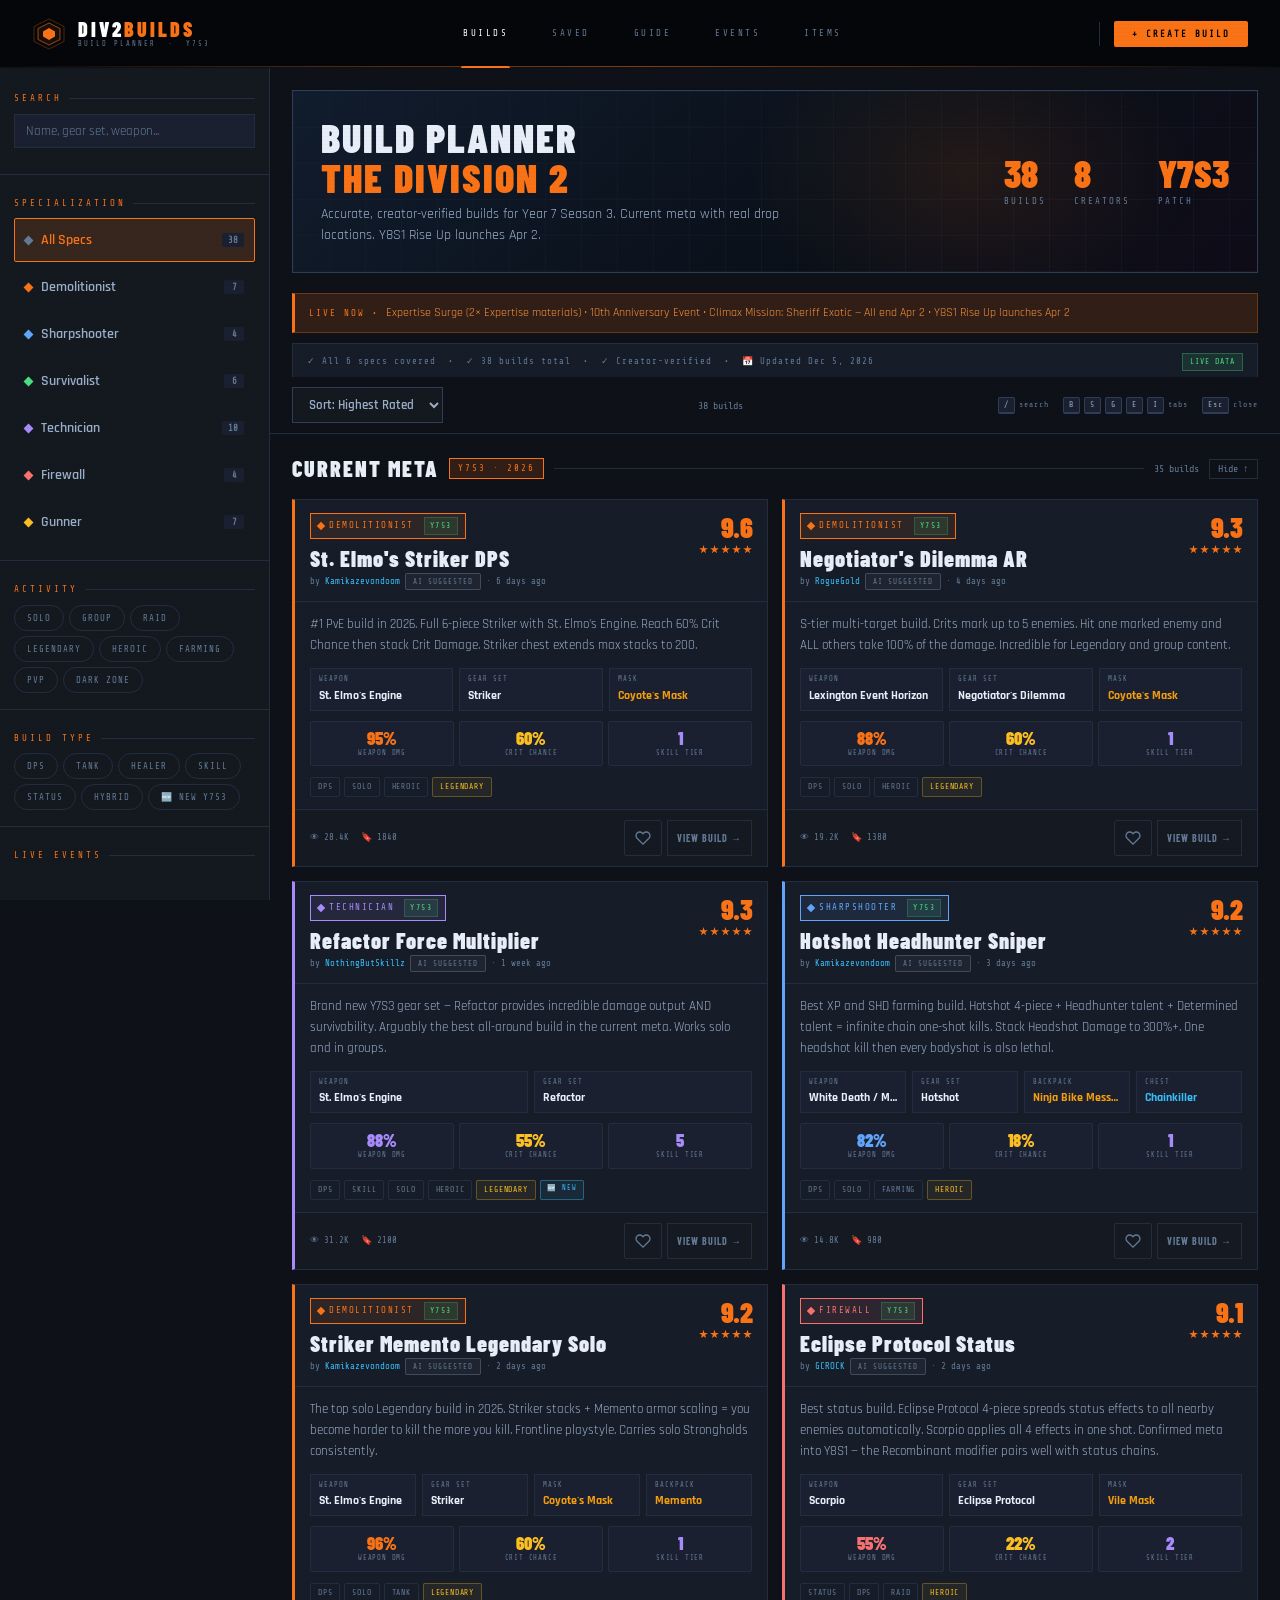
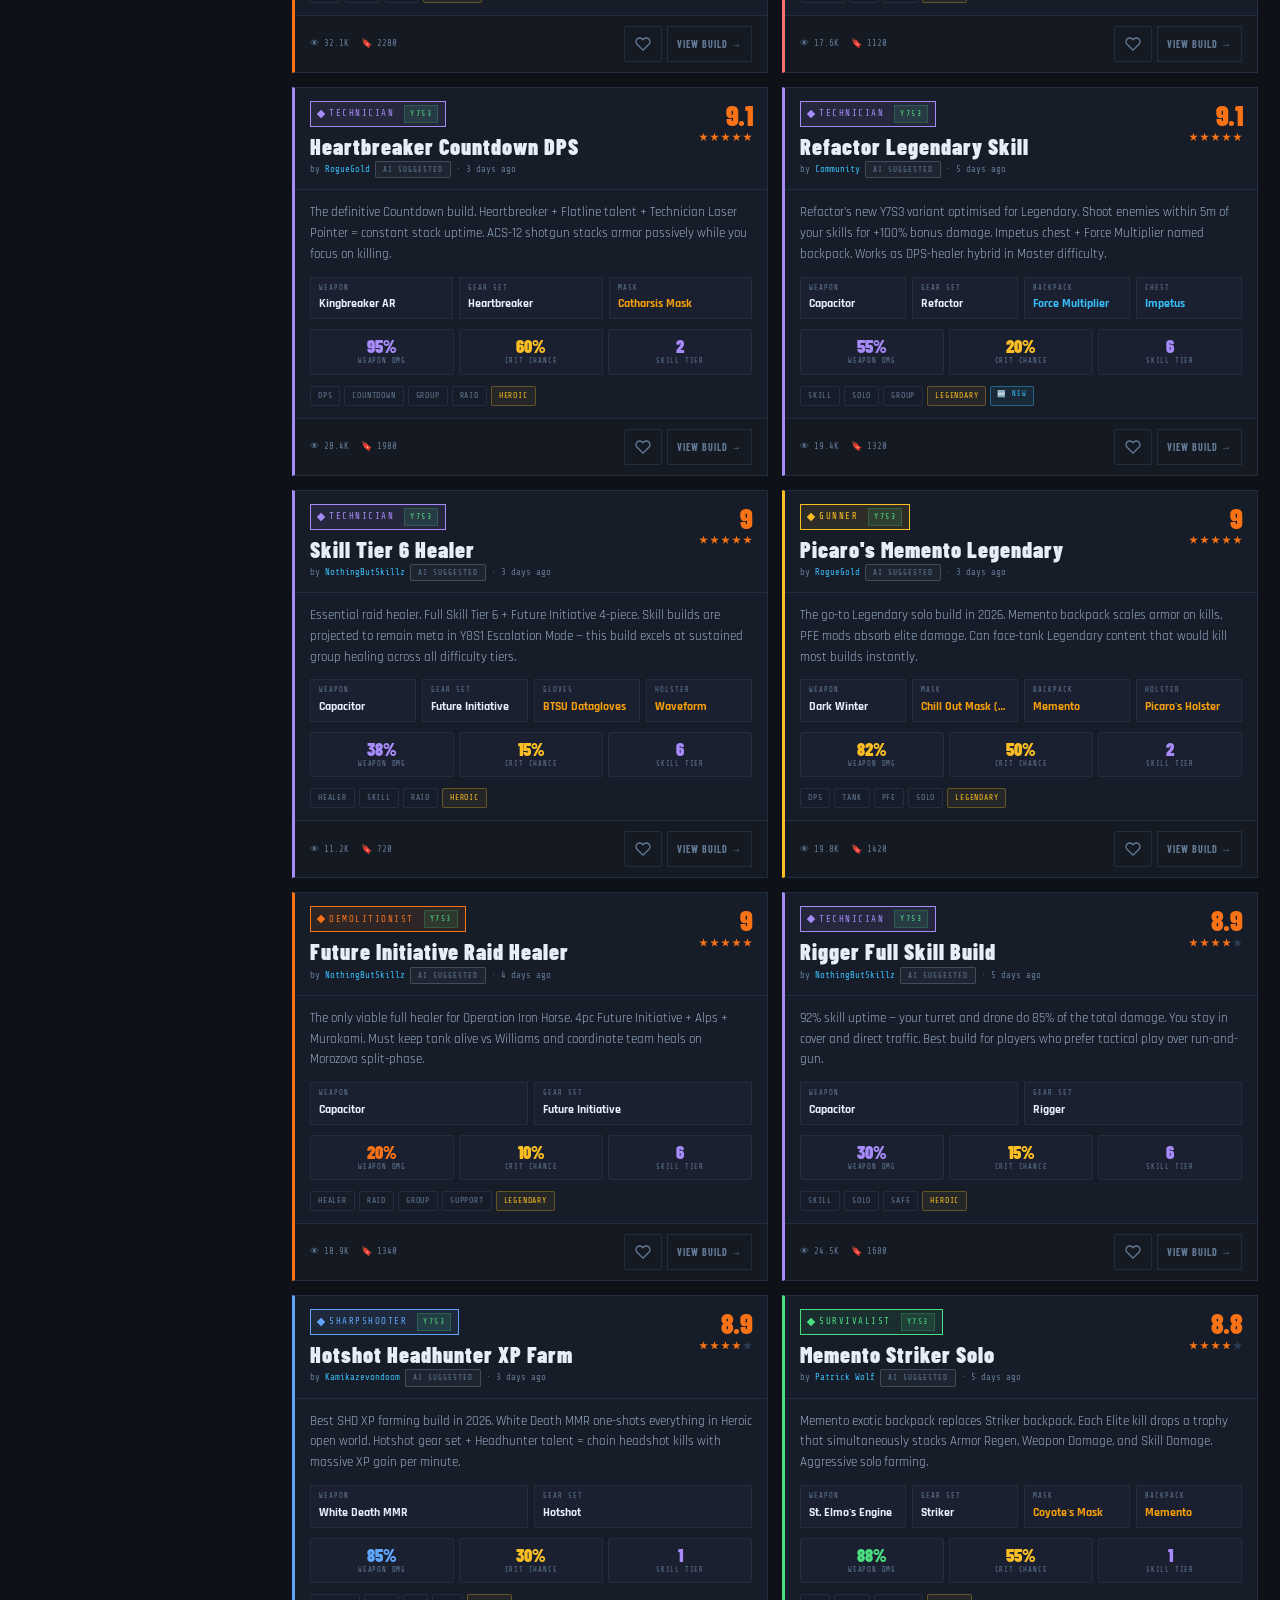
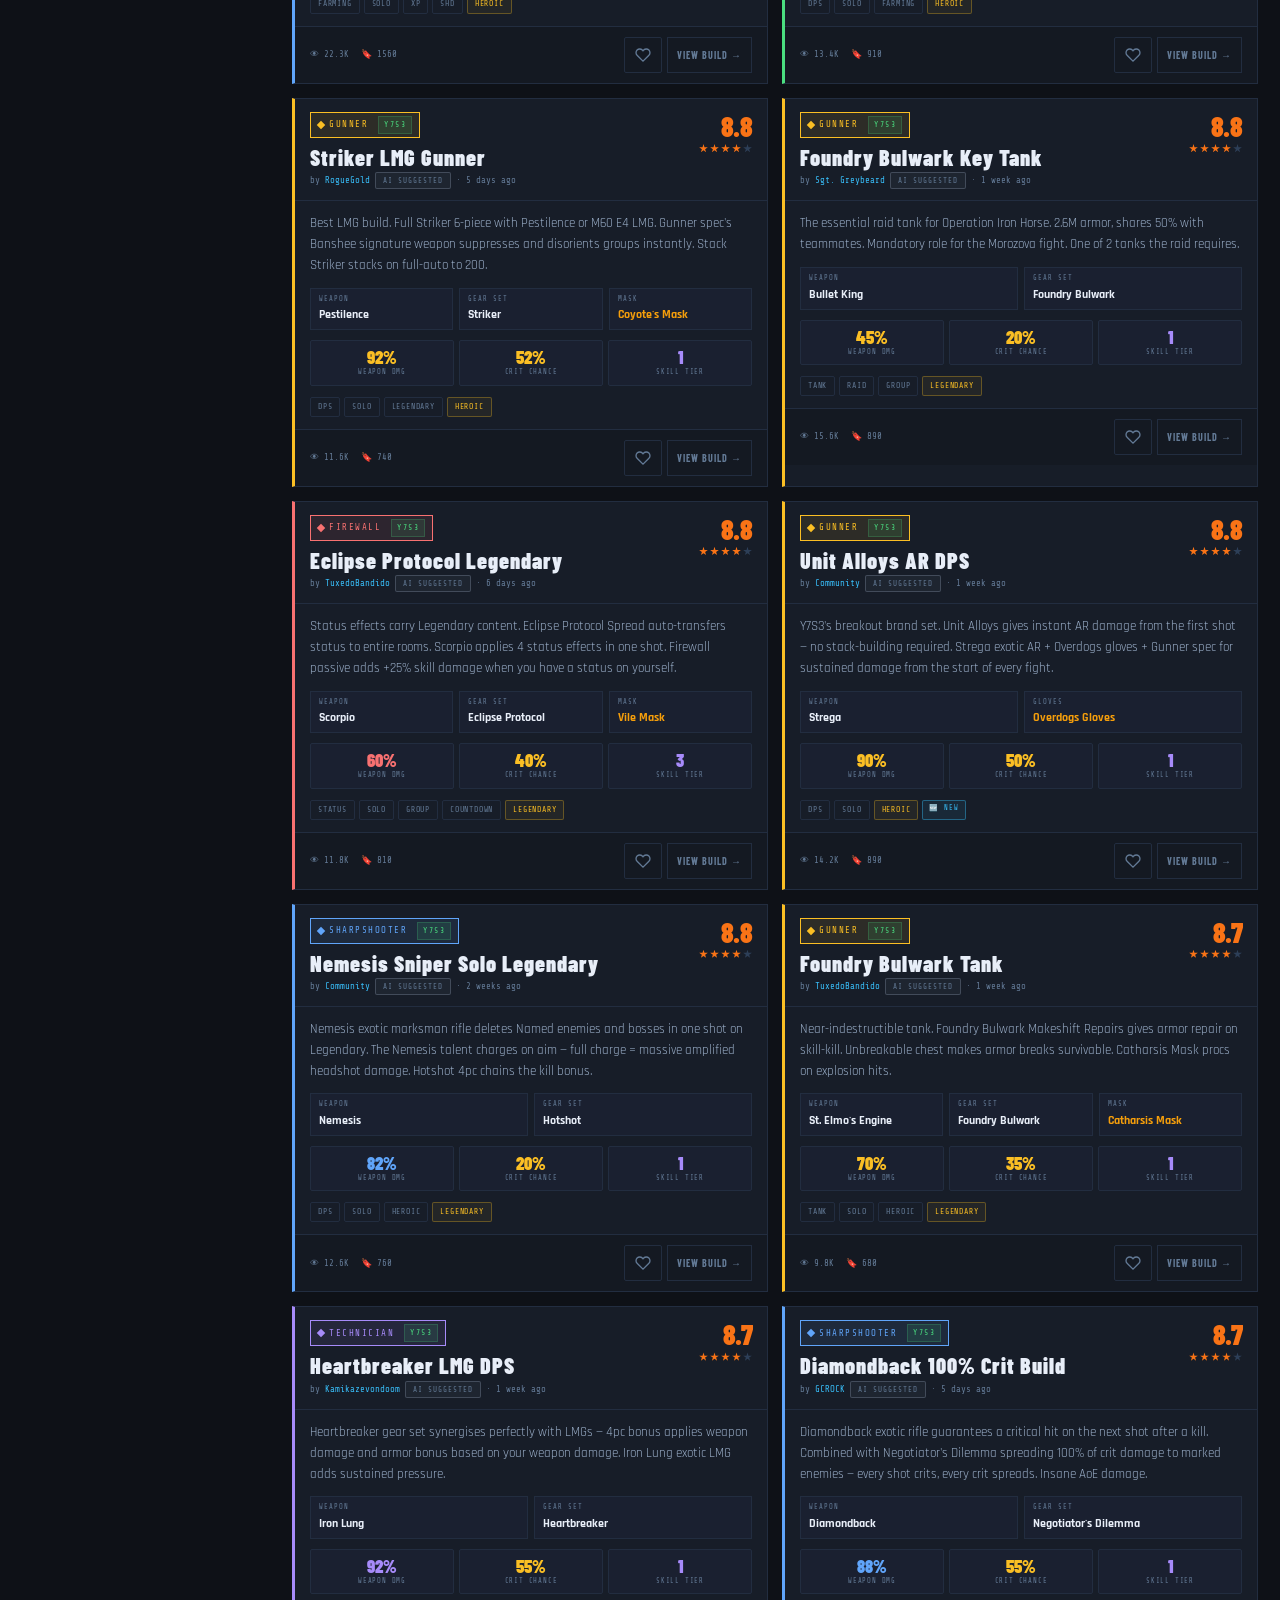
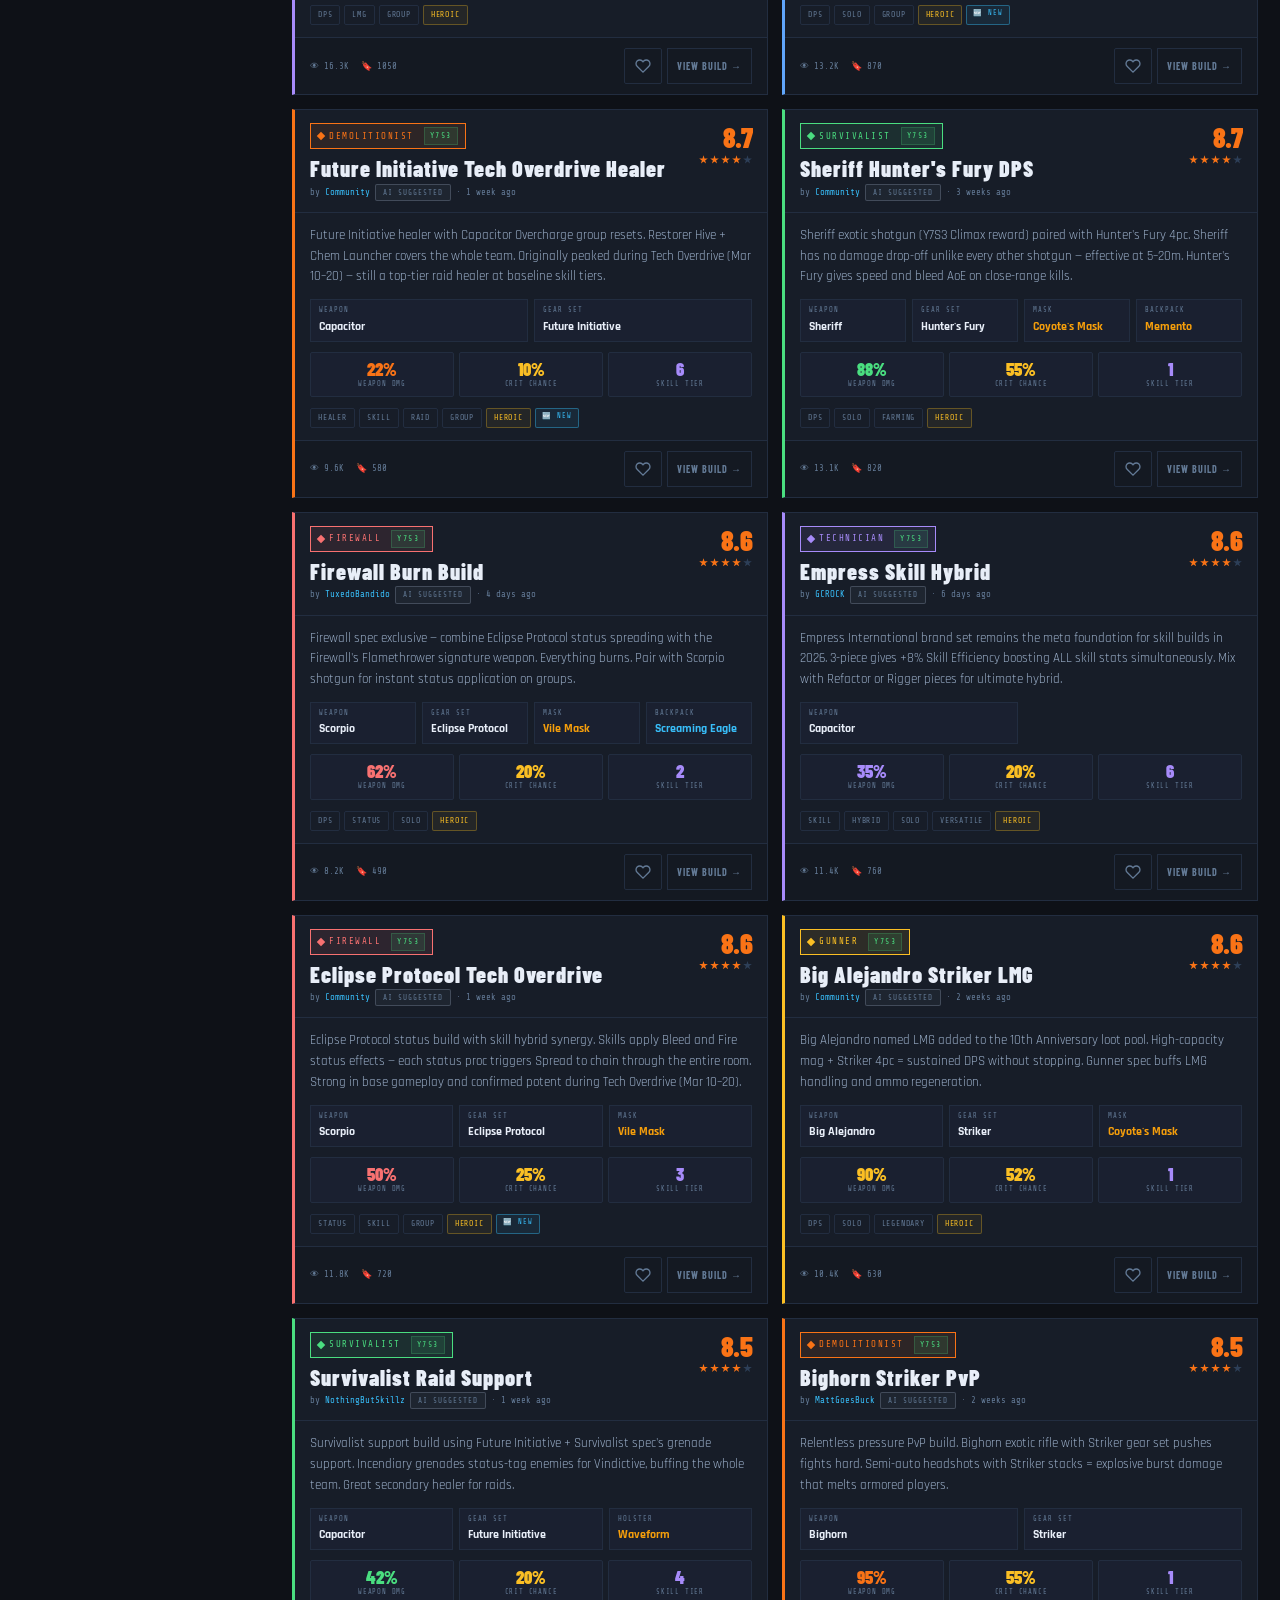
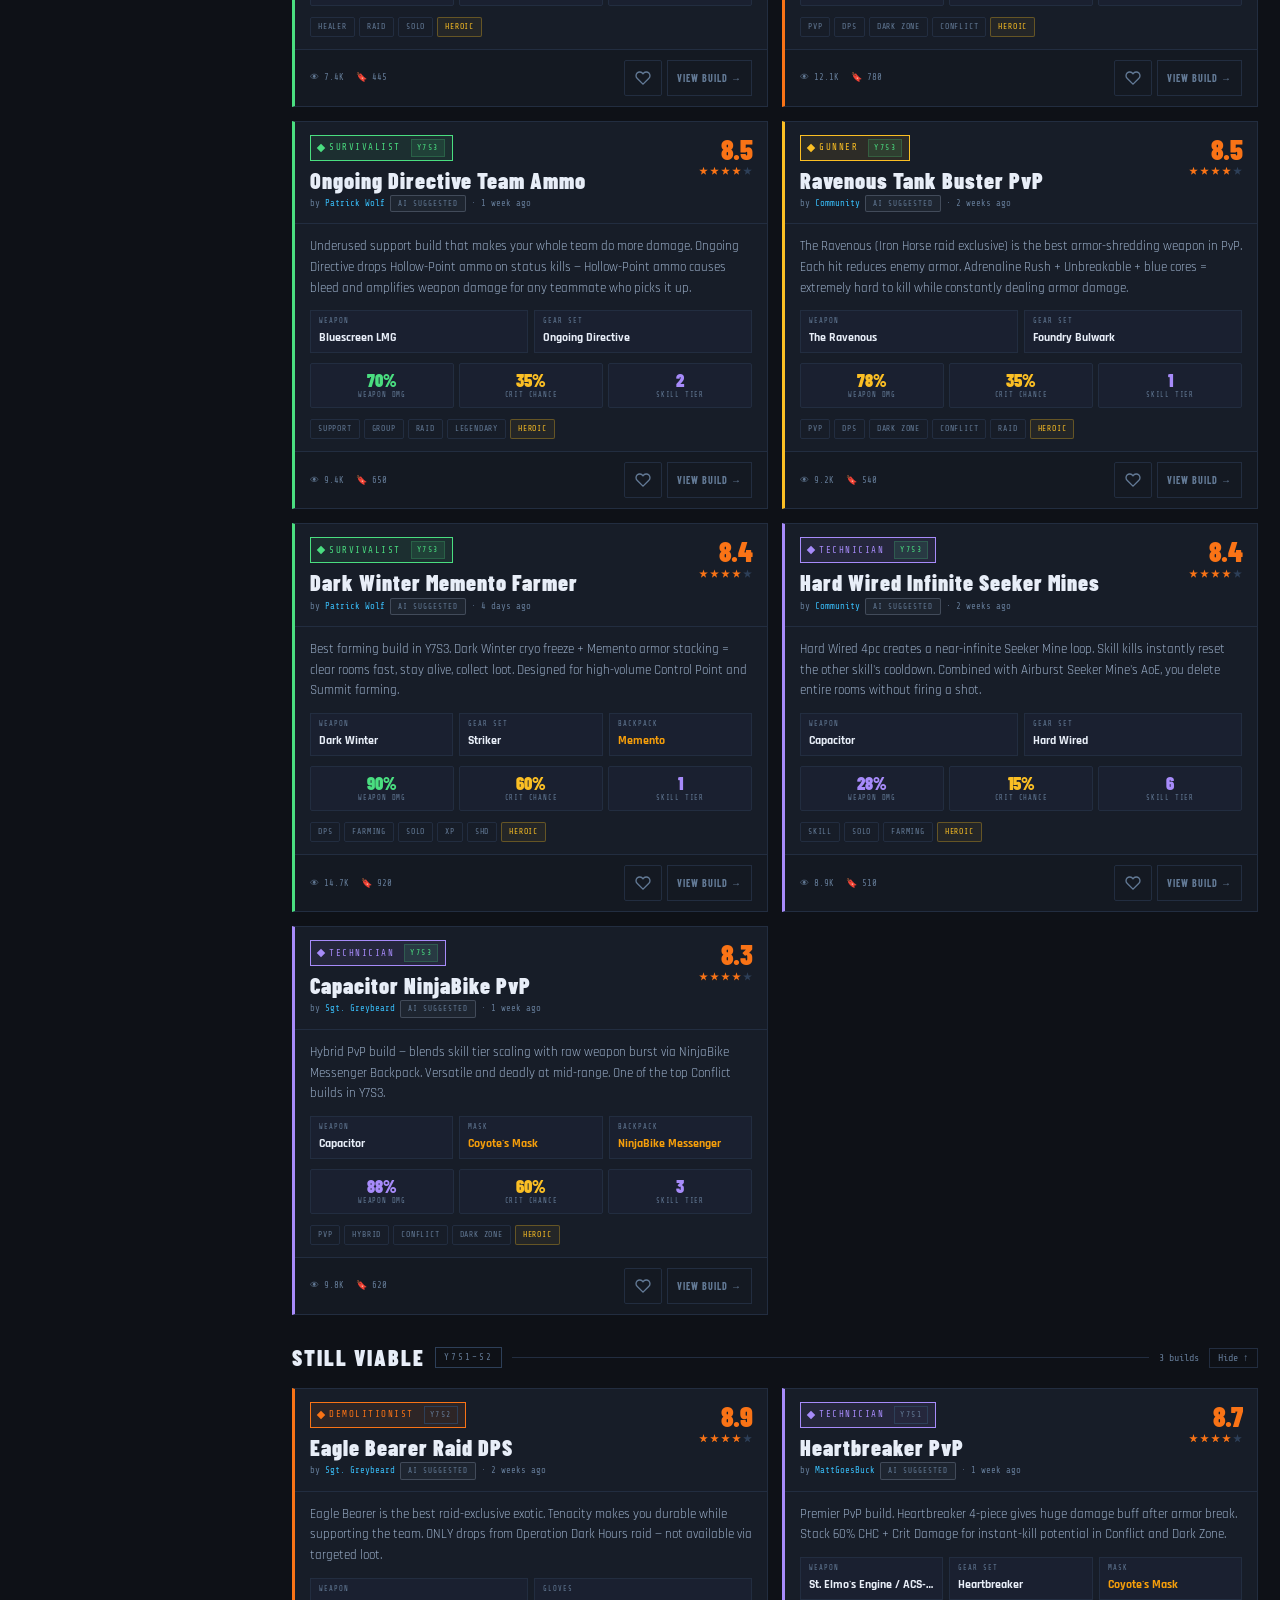
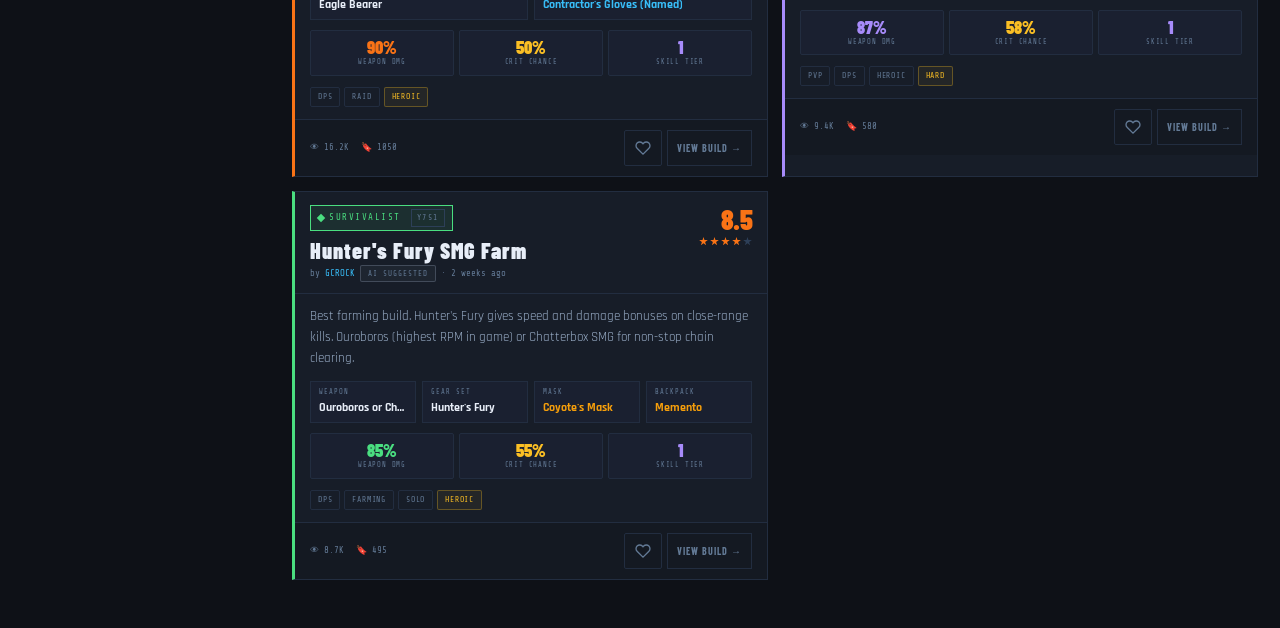
<file: index.html>
<!DOCTYPE html>
<html lang="en">
<head>
<meta charset="UTF-8">
<meta name="viewport" content="width=device-width, initial-scale=1.0, viewport-fit=cover">
<meta name="apple-mobile-web-app-capable" content="yes">
<meta name="apple-mobile-web-app-status-bar-style" content="black-translucent">
<meta name="theme-color" content="#0e1117">
<link rel="manifest" href="manifest.json">
<link rel="apple-touch-icon" href="icon-192.png">
<title>DIV2BUILDS — The Division 2 Build Planner</title>
<link href="https://fonts.googleapis.com/css2?family=Barlow+Condensed:wght@300;400;600;700;900&family=Rajdhani:wght@300;400;600;700&family=Share+Tech+Mono&display=swap" rel="stylesheet">
<style>
:root{--bg:#0e1117;--bg2:#141920;--bg3:#1a2030;--panel:#171d28;--border:#222d40;--border2:#2d3f58;--orange:#f97316;--orange2:#fb923c;--odim:rgba(249,115,22,.15);--blue:#38bdf8;--bdim:rgba(56,189,248,.1);--green:#4ade80;--gdim:rgba(74,222,128,.1);--yellow:#fbbf24;--red:#f87171;--gold:#f59e0b;--purple:#a78bfa;--text:#e8eef8;--text2:#9aaec8;--text3:#637a96;}
*{margin:0;padding:0;box-sizing:border-box}
body{background:var(--bg);color:var(--text);font-family:'Rajdhani',sans-serif;font-size:15px;line-height:1.5;overflow-x:hidden;-webkit-overflow-scrolling:touch}
body::before{content:'';position:fixed;inset:0;background:repeating-linear-gradient(0deg,transparent,transparent 3px,rgba(0,0,0,.012) 3px,rgba(0,0,0,.012) 4px);pointer-events:none;z-index:999}
nav{display:flex;align-items:center;justify-content:space-between;padding:0 32px;height:68px;background:rgba(6,7,10,.97);border-bottom:1px solid rgba(255,255,255,.04);position:sticky;top:0;z-index:200;backdrop-filter:blur(24px);-webkit-backdrop-filter:blur(24px);gap:32px}
nav::after{content:'';position:absolute;bottom:0;left:0;right:0;height:1px;background:linear-gradient(90deg,transparent 0%,rgba(249,115,22,.25) 20%,rgba(249,115,22,.5) 50%,rgba(249,115,22,.25) 80%,transparent 100%);pointer-events:none}

.logo{display:flex;align-items:center;gap:12px;cursor:pointer;flex-shrink:0;user-select:none}
.logo-mark{width:34px;height:34px;position:relative;flex-shrink:0}
.logo-mark svg{width:34px;height:34px}
.logo-wordmark{display:flex;flex-direction:column;gap:2px}
.logo-text{font-family:'Barlow Condensed',sans-serif;font-weight:900;font-size:20px;letter-spacing:3px;color:#fff;text-transform:uppercase;line-height:1;display:flex;align-items:center}
.logo-text span{color:var(--orange)}
.logo-sub{font-family:'Share Tech Mono',monospace;font-size:7px;color:var(--text3);letter-spacing:2px;text-transform:uppercase;line-height:1}

.nav-links{display:flex;gap:0;list-style:none;flex:1;justify-content:center}
.nav-links li{position:relative}
.nav-links a{display:flex;align-items:center;height:68px;padding:0 22px;color:var(--text3);text-decoration:none;font-family:'Share Tech Mono',monospace;font-size:9px;letter-spacing:2.5px;text-transform:uppercase;transition:color .2s;cursor:pointer;position:relative;white-space:nowrap}
.nav-links a::before{content:'';position:absolute;bottom:0;left:20px;right:20px;height:2px;background:var(--orange);transform:scaleX(0);transform-origin:center;transition:transform .25s cubic-bezier(.4,0,.2,1);border-radius:2px 2px 0 0}
.nav-links a:hover{color:var(--text2)}
.nav-links a.active{color:#fff}
.nav-links a.active::before{transform:scaleX(1)}

.nav-actions{display:flex;gap:10px;align-items:center;flex-shrink:0}
.nav-sep{width:1px;height:24px;background:var(--border);margin:0 4px}
.btn{font-family:'Share Tech Mono',monospace;letter-spacing:1.5px;text-transform:uppercase;padding:8px 18px;cursor:pointer;border:none;font-size:9px;transition:all .2s;border-radius:2px;-webkit-tap-highlight-color:transparent;touch-action:manipulation}
.btn-ghost{background:transparent;color:var(--text3);border:1px solid var(--border2)}
.btn-ghost:hover{color:var(--text);border-color:rgba(255,255,255,.2)}
.btn-primary{background:var(--orange);color:#000;font-weight:700;letter-spacing:2px}
.btn-primary:hover{background:var(--orange2);transform:translateY(-1px);box-shadow:0 4px 20px rgba(249,115,22,.3)}
.btn-save{background:transparent;color:var(--yellow);border:1px solid var(--yellow)}
.layout{display:grid;grid-template-columns:270px 1fr;min-height:calc(100vh - 68px)}
aside{background:var(--bg2);border-right:1px solid var(--border);padding:16px 0;position:sticky;top:68px;height:calc(100vh - 68px);overflow-y:auto}
aside::-webkit-scrollbar{width:2px}
aside::-webkit-scrollbar-thumb{background:var(--border2);border-radius:1px}
aside::-webkit-scrollbar-track{background:transparent}
.sb{padding:0 14px 16px;border-bottom:1px solid var(--border);margin-bottom:14px}
.sb:last-child{border-bottom:none;margin-bottom:0}
.sb-lbl{font-family:'Share Tech Mono',monospace;font-size:9px;color:var(--orange);letter-spacing:3px;text-transform:uppercase;padding:8px 0;display:flex;align-items:center;gap:7px}
.sb-lbl::after{content:'';flex:1;height:1px;background:var(--border)}
.sw{position:relative;margin-bottom:10px}
.sw input{width:100%;background:var(--bg3);border:1px solid var(--border);color:var(--text);padding:8px 30px 8px 11px;font-family:'Rajdhani',sans-serif;font-size:13px;outline:none;transition:border-color .15s}
.sw input:focus{border-color:var(--orange)}
.sw input::placeholder{color:var(--text3)}
.spec-list{display:flex;flex-direction:column;gap:3px}
.spec-btn{display:flex;align-items:center;gap:9px;padding:12px 10px;cursor:pointer;border:1px solid transparent;transition:all .2s;background:transparent;width:100%;text-align:left;color:var(--text2);font-family:'Rajdhani',sans-serif;font-weight:600;font-size:14px;border-radius:2px}
.spec-btn:hover{background:var(--odim);border-color:var(--border2);color:var(--text)}
.spec-btn.active{background:var(--odim);border-color:var(--orange);color:var(--orange)}
.sdot{width:7px;height:7px;transform:rotate(45deg);flex-shrink:0}
.scnt{margin-left:auto;font-family:'Share Tech Mono',monospace;font-size:9px;color:var(--text3);background:var(--bg3);padding:2px 6px;border-radius:2px;min-width:20px;text-align:center}
.tags{display:flex;flex-wrap:wrap;gap:5px}
.tag{font-family:'Share Tech Mono',monospace;font-size:9px;letter-spacing:1px;padding:7px 12px;border:1px solid var(--border);color:var(--text3);cursor:pointer;transition:all .15s;background:transparent;text-transform:uppercase;border-radius:20px;-webkit-tap-highlight-color:transparent}
.tag:hover{border-color:var(--text3);color:var(--text2)}
.tag.active{border-color:var(--orange);color:var(--orange);background:var(--odim)}
.ev{display:flex;align-items:center;gap:8px;padding:8px 0;border-bottom:1px solid var(--border)}
.ev:last-child{border-bottom:none}
.evdot{width:6px;height:6px;border-radius:50%;flex-shrink:0}
.evdot.live{background:var(--green);box-shadow:0 0 7px var(--green);animation:blink 2s infinite}
.evdot.soon{background:var(--yellow)}
@keyframes blink{0%,100%{opacity:1}50%{opacity:.3}}
.evname{font-weight:600;font-size:12px;color:var(--text);overflow:hidden;text-overflow:ellipsis;white-space:nowrap;flex:1}
.evtime{font-family:'Share Tech Mono',monospace;font-size:9px;color:var(--text3)}
.evbadge{font-family:'Share Tech Mono',monospace;font-size:8px;padding:2px 5px;text-transform:uppercase;flex-shrink:0;border:1px solid}
.evbadge.live{color:var(--green);border-color:rgba(74,222,128,.3);background:var(--gdim)}
.evbadge.soon{color:var(--yellow);border-color:rgba(251,191,36,.3);background:rgba(251,191,36,.07)}
main{padding:22px;background:var(--bg)}
.hero{background:linear-gradient(135deg,#111c2d 0%,#0a1019 60%,#0f0c18 100%);border:1px solid var(--border2);padding:26px 28px;margin-bottom:20px;position:relative;overflow:hidden;display:flex;align-items:center;justify-content:space-between}
.page-header{display:flex;align-items:center;justify-content:space-between;gap:16px;padding:14px 0 16px;border-bottom:1px solid var(--border);margin-bottom:18px;flex-wrap:wrap}
.page-header-title{font-family:'Barlow Condensed',sans-serif;font-size:22px;font-weight:900;letter-spacing:1.5px;text-transform:uppercase;color:var(--text);line-height:1}
.page-header-sub{font-size:12px;color:var(--text3);margin-top:3px}
.page-header-live{display:flex;align-items:center;gap:7px;font-family:'Share Tech Mono',monospace;font-size:9px;color:var(--green);letter-spacing:1px;white-space:nowrap;border:1px solid rgba(74,222,128,.25);padding:5px 10px;background:rgba(74,222,128,.05);flex-shrink:0}
.live-pip{width:6px;height:6px;background:var(--green);border-radius:50%;animation:pulse 2s infinite;flex-shrink:0}
.hgrid{position:absolute;inset:0;background-image:linear-gradient(rgba(26,34,50,.35) 1px,transparent 1px),linear-gradient(90deg,rgba(26,34,50,.35) 1px,transparent 1px);background-size:36px 36px;pointer-events:none}
.hglow{position:absolute;top:-60px;right:80px;width:420px;height:280px;background:radial-gradient(ellipse,rgba(249,115,22,.1) 0%,rgba(249,115,22,.03) 50%,transparent 75%);pointer-events:none}
.hero-text h1{font-family:'Barlow Condensed',sans-serif;font-size:40px;font-weight:900;line-height:1;letter-spacing:2px;text-transform:uppercase;position:relative}
.hero-text h1 span{color:var(--orange)}
.hero-text p{color:var(--text2);font-size:14px;margin-top:7px;max-width:480px;position:relative}
.hstats{display:flex;gap:28px;position:relative}
.hs-num{font-family:'Barlow Condensed',sans-serif;font-size:38px;font-weight:900;color:var(--orange);line-height:1}
.hs-lbl{font-family:'Share Tech Mono',monospace;font-size:9px;color:var(--text3);letter-spacing:2px;text-transform:uppercase;margin-top:3px}
.toolbar{display:flex;align-items:center;gap:10px;margin-bottom:18px;flex-wrap:wrap}
.sort-sel{background:var(--bg2);border:1px solid var(--border2);color:var(--text2);padding:8px 12px;font-family:'Rajdhani',sans-serif;font-weight:600;font-size:13px;outline:none;cursor:pointer;transition:border-color .2s}
.sort-sel:focus{border-color:var(--orange)}
.rcount{font-family:'Share Tech Mono',monospace;font-size:10px;color:var(--text3);margin-left:auto}
.sg{margin-bottom:26px}
.sg-head{display:flex;align-items:center;gap:10px;margin-bottom:14px;user-select:none}
.sg-title{font-family:'Barlow Condensed',sans-serif;font-size:22px;font-weight:900;letter-spacing:2px;text-transform:uppercase}
.sg-badge{font-family:'Share Tech Mono',monospace;font-size:9px;letter-spacing:2px;padding:3px 8px;text-transform:uppercase;border:1px solid}
.sg-badge.cur{color:var(--orange);border-color:var(--orange);background:var(--odim)}
.sg-badge.old{color:var(--text3);border-color:var(--border2)}
.sg-line{flex:1;height:1px;background:var(--border)}
.sg-cnt{font-family:'Share Tech Mono',monospace;font-size:10px;color:var(--text3)}
.sg-tog{font-family:'Share Tech Mono',monospace;font-size:10px;color:var(--text3);border:1px solid var(--border);padding:3px 8px;background:transparent;cursor:pointer;transition:all .15s}
.sg-grid{display:grid;grid-template-columns:repeat(auto-fill,minmax(340px,1fr));gap:14px}
.sg-grid.collapsed{display:none}
.bc{background:var(--panel);border:1px solid var(--border);cursor:pointer;transition:all .2s;position:relative;overflow:hidden;animation:fadeUp .4s ease both}
@keyframes fadeUp{from{opacity:0;transform:translateY(14px)}to{opacity:1;transform:translateY(0)}}
.bc::before{content:'';position:absolute;top:0;left:0;right:0;height:2px;background:transparent;transition:background .2s}
.bc:hover{border-color:rgba(255,255,255,.12);transform:translateY(-3px);box-shadow:0 12px 40px rgba(0,0,0,.55)}
.bc:active{transform:scale(.98);box-shadow:none;transition:transform .1s}
.bc:hover::before{background:var(--orange)}
.bc-head{padding:13px 15px 11px;border-bottom:1px solid var(--border);display:flex;align-items:flex-start;justify-content:space-between;gap:10px}
.bc-spec{display:flex;align-items:center;gap:5px;font-family:'Share Tech Mono',monospace;font-size:9px;letter-spacing:1.5px;text-transform:uppercase;padding:3px 7px;border:1px solid;margin-bottom:7px;width:fit-content}
.bc-title{font-family:'Barlow Condensed',sans-serif;font-size:22px;font-weight:900;letter-spacing:1px;color:var(--text);line-height:1.1}
.bc-author{font-family:'Share Tech Mono',monospace;font-size:9px;color:var(--text3);margin-top:3px}
.bc-author span{color:var(--blue)}
.creator-badge{display:inline-flex;align-items:center;gap:4px;font-family:'Share Tech Mono',monospace;font-size:8px;letter-spacing:1px;padding:2px 6px;border:1px solid var(--blue);color:var(--blue);background:var(--bdim);text-transform:uppercase;margin-left:5px;border-radius:2px}
.source-badge{font-family:'Share Tech Mono',monospace;font-size:7.5px;letter-spacing:1px;padding:2px 7px;border-radius:2px;text-transform:uppercase;display:inline-flex;align-items:center;gap:4px;margin-left:5px}
.source-badge.curated{border:1px solid rgba(74,222,128,.4);color:var(--green);background:rgba(74,222,128,.08)}
.source-badge.ai-suggested{border:1px solid rgba(148,163,184,.3);color:var(--text3);background:rgba(148,163,184,.06)}
.source-badge.community{border:1px solid rgba(56,189,248,.3);color:var(--blue);background:var(--bdim)}
.bc-rating{display:flex;flex-direction:column;align-items:flex-end;gap:4px;flex-shrink:0}
.rnum{font-family:'Barlow Condensed',sans-serif;font-size:28px;font-weight:900;color:var(--orange);line-height:1;letter-spacing:-0.5px}
.stars{display:flex;gap:2px}
.star{width:9px;height:9px;background:var(--orange);clip-path:polygon(50% 0%,61% 35%,98% 35%,68% 57%,79% 91%,50% 70%,21% 91%,32% 57%,2% 35%,39% 35%)}
.star.e{background:var(--border2)}
.bc-body{padding:12px 15px}
.gear-row{display:grid;grid-template-columns:repeat(3,1fr);gap:5px;margin-bottom:12px}
.gs{background:var(--bg3);border:1px solid var(--border);padding:9px 6px;display:flex;flex-direction:column;align-items:center;gap:3px;text-align:center;transition:border-color .15s}
.bc-loadout{display:flex;flex-wrap:wrap;gap:6px;margin-bottom:10px}
.bc-loadout-item{display:flex;flex-direction:column;background:var(--bg3);border:1px solid var(--border);padding:5px 8px;min-width:0;flex:1;max-width:calc(50% - 3px)}
.bc-loadout-lbl{font-family:'Share Tech Mono',monospace;font-size:7px;color:var(--text3);letter-spacing:1px;text-transform:uppercase;margin-bottom:2px}
.bc-loadout-val{font-size:12px;font-weight:700;color:var(--text);white-space:nowrap;overflow:hidden;text-overflow:ellipsis}
.bc-loadout-val.exotic{color:var(--gold)}
.bc-loadout-val.named{color:var(--blue)}
.gs-icon{font-size:15px;line-height:1}
.gs-slot{font-family:'Share Tech Mono',monospace;font-size:7px;color:var(--text3);letter-spacing:.5px;text-transform:uppercase}
.gs-name{font-size:10px;font-weight:700;color:var(--text2);line-height:1.2}
.gs-name.exotic{color:var(--gold)}
.gs-name.named{color:var(--blue)}
.cs{display:grid;grid-template-columns:repeat(3,1fr);gap:5px;margin-bottom:11px}
.cp{background:var(--bg3);border:1px solid var(--border);padding:7px 8px;text-align:center;border-radius:2px}
.cp-v{font-family:'Barlow Condensed',sans-serif;font-size:18px;font-weight:900;line-height:1}
.cp-l{font-family:'Share Tech Mono',monospace;font-size:7px;color:var(--text3);letter-spacing:.8px;text-transform:uppercase;margin-top:1px}
.ctags{display:flex;flex-wrap:wrap;gap:4px}
.ctag{font-family:'Share Tech Mono',monospace;font-size:8px;letter-spacing:.8px;padding:3px 7px;border:1px solid var(--border);color:var(--text3);text-transform:uppercase;border-radius:2px}
.diff-tag{border-color:rgba(251,191,36,.3);color:var(--yellow);background:rgba(251,191,36,.06)}
.ev-build-badge{font-family:'Share Tech Mono',monospace;font-size:7.5px;letter-spacing:.8px;padding:3px 7px;border:1px solid rgba(74,222,128,.4);color:var(--green);background:rgba(74,222,128,.08);border-radius:2px;text-transform:uppercase}
.new-badge{font-family:'Share Tech Mono',monospace;font-size:7px;letter-spacing:1px;padding:2px 6px;border:1px solid rgba(56,189,248,.4);color:var(--blue);background:rgba(56,189,248,.08);border-radius:2px;text-transform:uppercase}
.bc-foot{padding:10px 15px;border-top:1px solid var(--border);display:flex;align-items:center;justify-content:space-between;background:rgba(0,0,0,.15)}
.bc-meta{display:flex;gap:12px}
.mitem{display:flex;align-items:center;gap:4px;font-family:'Share Tech Mono',monospace;font-size:9px;color:var(--text3)}
.bc-acts{display:flex;gap:5px}
.abt{background:transparent;border:1px solid var(--border);color:var(--text3);padding:5px 9px;font-family:'Barlow Condensed',sans-serif;font-size:10px;font-weight:700;letter-spacing:1px;text-transform:uppercase;cursor:pointer;transition:all .15s}
.abt:hover{border-color:var(--orange);color:var(--orange);background:var(--odim)}
.abt.saved{border-color:var(--yellow);color:var(--yellow);background:rgba(251,191,36,.08)}
.abt-save{background:transparent;border:1px solid var(--border);color:var(--text3);padding:0 10px;height:36px;display:flex;align-items:center;justify-content:center;cursor:pointer;transition:all .15s;flex-shrink:0;border-radius:2px}
.abt-save:hover{border-color:var(--yellow);color:var(--yellow)}
.abt-save.saved{border-color:var(--yellow);color:var(--yellow);background:rgba(251,191,36,.08)}
.abt-view{flex:1}
.pbadge{font-family:'Share Tech Mono',monospace;font-size:8px;padding:2px 5px;background:var(--gdim);border:1px solid rgba(74,222,128,.2);color:var(--green);text-transform:uppercase;margin-left:5px}
.obadge{font-family:'Share Tech Mono',monospace;font-size:8px;padding:2px 5px;background:transparent;border:1px solid var(--border2);color:var(--text3);text-transform:uppercase;margin-left:5px}
.empty{text-align:center;padding:64px 20px;border:1px dashed var(--border2);background:var(--bg2)}
.empty h3{font-family:'Barlow Condensed',sans-serif;font-size:24px;font-weight:700;color:var(--text2);letter-spacing:2px;text-transform:uppercase;margin-top:14px}
.empty p{color:var(--text3);font-size:12px;margin-top:6px}
.overlay{position:fixed;inset:0;background:rgba(0,0,0,.88);z-index:300;display:flex;align-items:flex-start;justify-content:center;padding:16px;overflow-y:auto;opacity:0;pointer-events:none;transition:opacity .25s;backdrop-filter:blur(5px)}
.overlay.open{opacity:1;pointer-events:all}
.modal{background:var(--bg2);border:1px solid var(--border);width:100%;max-width:960px;margin:auto;position:relative;transform:translateY(22px);transition:transform .25s cubic-bezier(.4,0,.2,1);overflow:visible}
.overlay.open .modal{transform:translateY(0)}

/* Mobile back bar */
.mob-back-bar{display:none}
.mh{padding:18px 22px 20px;border-bottom:1px solid var(--border);display:flex;align-items:flex-start;justify-content:space-between;gap:12px;background:linear-gradient(135deg,var(--panel),var(--bg2));position:relative;overflow:visible}
.mh-grid{position:absolute;inset:0;background-image:linear-gradient(rgba(26,34,50,.3) 1px,transparent 1px),linear-gradient(90deg,rgba(26,34,50,.3) 1px,transparent 1px);background-size:28px 28px;pointer-events:none;z-index:0;overflow:hidden;border-radius:inherit}
.mh-left{position:relative;z-index:1;flex:1;min-width:0}
.mspec{display:inline-flex;align-items:center;gap:5px;font-family:'Share Tech Mono',monospace;font-size:9px;letter-spacing:2px;text-transform:uppercase;padding:4px 9px;border:1px solid;margin-bottom:10px;white-space:normal;word-break:break-word;max-width:100%;position:relative;z-index:1}
.mtitle{font-family:'Barlow Condensed',sans-serif;font-size:34px;font-weight:900;letter-spacing:2px;text-transform:uppercase;line-height:1;position:relative;z-index:1}
.msub{color:var(--text2);font-size:13px;margin-top:6px;position:relative;z-index:1}
.mclose{background:transparent;border:1px solid var(--border);color:var(--text3);width:34px;height:34px;display:flex;align-items:center;justify-content:center;cursor:pointer;transition:all .15s;flex-shrink:0;position:relative;z-index:1}
.mclose:hover{border-color:var(--red);color:var(--red)}
.mbody{padding:22px;display:grid;grid-template-columns:1fr 300px;gap:22px}
.sec{font-family:'Share Tech Mono',monospace;font-size:9px;color:var(--orange);letter-spacing:3px;text-transform:uppercase;margin-bottom:12px;margin-top:4px;display:flex;align-items:center;gap:7px}
.sec::after{content:'';flex:1;height:1px;background:var(--border)}
.gd-grid{display:grid;grid-template-columns:repeat(3,1fr);gap:7px;margin-bottom:20px}
.gd{background:var(--bg3);border:1px solid var(--border);padding:11px}
.gd-slot{font-family:'Share Tech Mono',monospace;font-size:8px;color:var(--text3);letter-spacing:2px;text-transform:uppercase;margin-bottom:5px}
.gd-name{font-weight:700;font-size:13px;line-height:1.2;margin-bottom:2px}
.gd-name.exotic{color:var(--gold)}
.gd-name.named{color:var(--blue)}
.gd-brand{font-family:'Share Tech Mono',monospace;font-size:9px;color:var(--text3);margin-bottom:6px}
.gd-talent{font-size:11px;color:var(--orange2);font-weight:600;margin-bottom:5px}
.gd-mod{font-family:'Share Tech Mono',monospace;font-size:9px;color:var(--text3)}
.gd-mod::before{content:'▸ '}
.wdrop-box{background:var(--bg3);border:1px solid var(--border);border-left:3px solid var(--orange);padding:14px;margin-bottom:20px}
.wdrop-title{font-family:'Share Tech Mono',monospace;font-size:9px;color:var(--orange);letter-spacing:2px;text-transform:uppercase;margin-bottom:12px}
.wdrop-section-title{font-family:'Share Tech Mono',monospace;font-size:8px;color:var(--text3);letter-spacing:2px;text-transform:uppercase;margin:12px 0 6px;padding-top:12px;border-top:1px solid var(--border)}
.wdrop-w{margin-bottom:14px;padding-bottom:14px;border-bottom:1px solid var(--border)}
.wdrop-w:last-child{margin-bottom:0;padding-bottom:0;border-bottom:none}
.wdrop-wname{font-family:'Barlow Condensed',sans-serif;font-size:17px;font-weight:700;margin-bottom:6px}
.drop-row{display:flex;align-items:flex-start;gap:7px;margin-bottom:6px;font-size:12px;color:var(--text2);line-height:1.4}
.drop-badge{font-family:'Share Tech Mono',monospace;font-size:8px;padding:2px 5px;border:1px solid;flex-shrink:0;text-transform:uppercase}
.drop-badge.targeted{color:var(--green);border-color:rgba(74,222,128,.3);background:var(--gdim)}
.drop-badge.campaign{color:var(--yellow);border-color:rgba(251,191,36,.3);background:rgba(251,191,36,.07)}
.drop-badge.world{color:var(--text3);border-color:var(--border2)}
.skill-pair{display:grid;grid-template-columns:1fr 1fr;gap:7px;margin-bottom:20px}
.skill-card{background:var(--bg3);border:1px solid var(--border);padding:12px;display:flex;align-items:center;gap:10px}
.skill-icon{font-size:28px;line-height:1}
.skill-name{font-weight:700;font-size:14px}
.skill-var{font-family:'Share Tech Mono',monospace;font-size:9px;color:var(--text3)}
.talent-grid{display:grid;grid-template-columns:1fr 1fr;gap:7px;margin-bottom:20px}
.talent-card{background:var(--bg3);border:1px solid var(--border);border-left:2px solid var(--orange2);padding:11px 13px;transition:border-color .15s}
.talent-name{font-weight:700;font-size:13px;margin-bottom:3px;color:var(--orange2)}
.talent-desc{font-size:11px;color:var(--text2);line-height:1.5}
.tips-box{background:var(--bg3);border:1px solid var(--border);padding:14px 16px;font-size:12.5px;color:var(--text2);line-height:1.75;margin-bottom:20px}
.sbars{display:flex;flex-direction:column;gap:9px;margin-bottom:20px}
.sbar{display:grid;grid-template-columns:110px 1fr 50px;align-items:center;gap:9px}
.sbar-lbl{font-family:'Share Tech Mono',monospace;font-size:9px;color:var(--text3);letter-spacing:.8px;text-transform:uppercase}
.sbar-track{height:6px;background:var(--bg2);border:1px solid var(--border);position:relative;overflow:hidden;border-radius:3px}
.sbar-fill{height:100%;position:absolute;left:0;top:0;border-radius:3px;transition:width .6s cubic-bezier(.4,0,.2,1)}
.sbar-val{font-family:'Barlow Condensed',sans-serif;font-size:15px;font-weight:700;text-align:right}
.author-card{background:var(--bg3);border:1px solid var(--border);padding:12px;display:flex;align-items:center;gap:10px;margin-bottom:16px}
.author-av{width:44px;height:44px;background:var(--odim);border:1px solid var(--orange);display:flex;align-items:center;justify-content:center;font-family:'Barlow Condensed',sans-serif;font-size:20px;font-weight:700;color:var(--orange);flex-shrink:0}
.author-name{font-weight:700;font-size:14px}
.author-sub{font-family:'Share Tech Mono',monospace;font-size:9px;color:var(--text3)}
.meta-rows{display:flex;flex-direction:column}
.mrow{display:flex;justify-content:space-between;padding:7px 0;border-bottom:1px solid var(--border);font-size:12px}
.mrow:last-child{border-bottom:none}
.mrow .lbl{color:var(--text3);font-family:'Share Tech Mono',monospace;font-size:9px;letter-spacing:.8px;text-transform:uppercase}
.mrow .val{font-weight:600}
.mfoot{padding:14px 22px;border-top:1px solid var(--border);display:flex;gap:8px;justify-content:flex-end;flex-wrap:wrap}
.cmodal{max-width:680px}
.fg{margin-bottom:14px}
.flbl{display:block;font-family:'Share Tech Mono',monospace;font-size:9px;letter-spacing:2px;color:var(--text3);text-transform:uppercase;margin-bottom:5px}
.finput,.fsel,.fta{width:100%;background:var(--bg3);border:1px solid var(--border);color:var(--text);padding:9px 12px;font-family:'Rajdhani',sans-serif;font-size:13px;outline:none;transition:border-color .15s}
.finput:focus,.fsel:focus,.fta:focus{border-color:var(--orange)}
.fta{resize:vertical;min-height:75px}
.f2{display:grid;grid-template-columns:1fr 1fr;gap:13px}
.spec-grid{display:grid;grid-template-columns:repeat(3,1fr);gap:7px}
.spec-opt{border:1px solid var(--border);padding:9px;text-align:center;cursor:pointer;transition:all .15s;background:transparent;width:100%;font-family:'Rajdhani',sans-serif;font-weight:700;font-size:12px;color:var(--text3)}
.spec-opt:hover{border-color:var(--border2);color:var(--text2)}
.spec-opt.sel{background:var(--odim);border-color:var(--orange);color:var(--orange)}
.ev-card{background:var(--panel);border:1px solid var(--border);padding:18px}
.ev-card.live{border-left:3px solid var(--green)}
.ev-card.soon{border-left:3px solid rgba(249,115,22,.3)}
.ev-card.off{border-left:3px solid var(--border);opacity:.55}
.ev-section-hdr{display:flex;align-items:center;gap:10px;margin-bottom:12px;font-family:'Share Tech Mono',monospace;font-size:9px;letter-spacing:3px;color:var(--orange);text-transform:uppercase}
.ev-section-line{flex:1;height:1px;background:var(--border)}
.ev-grid{display:grid;grid-template-columns:repeat(auto-fill,minmax(280px,1fr));gap:12px}
.ev-grid-past{opacity:.6}
.cc-grid{display:grid;grid-template-columns:repeat(auto-fill,minmax(220px,1fr));gap:12px;margin-top:16px}
.cc-card{background:var(--panel);border:1px solid var(--border);padding:14px;transition:border-color .2s}
.cc-card:hover{border-color:var(--border2)}
.cc-top{display:flex;align-items:center;gap:12px}
.cc-av{width:38px;height:38px;background:var(--bdim);border:1px solid var(--blue);display:flex;align-items:center;justify-content:center;font-family:'Barlow Condensed',sans-serif;font-size:16px;font-weight:700;color:var(--blue);flex-shrink:0}

/* ── Build Editor ── */
.editor-wrap{display:flex;flex-direction:column;height:100%;max-height:90vh;overflow:hidden}
.editor-steps{display:flex;gap:0;border-bottom:1px solid var(--border);background:var(--bg2);flex-shrink:0;overflow-x:auto;scrollbar-width:none}
.editor-steps::-webkit-scrollbar{display:none}
.estep{flex-shrink:0;padding:12px 16px;font-family:'Share Tech Mono',monospace;font-size:8px;letter-spacing:1.5px;text-transform:uppercase;color:var(--text3);background:transparent;border:none;cursor:pointer;border-bottom:2px solid transparent;transition:all .15s;white-space:nowrap;-webkit-tap-highlight-color:transparent}
.estep.active{color:var(--orange);border-bottom-color:var(--orange)}
.estep.done{color:var(--green)}
.estep:active{background:rgba(255,255,255,.04)}
.editor-body{flex:1;overflow-y:auto;-webkit-overflow-scrolling:touch;padding:20px}
.editor-footer{display:flex;align-items:center;justify-content:space-between;padding:14px 20px;border-top:1px solid var(--border);background:var(--bg2);flex-shrink:0;gap:10px}
.editor-footer-info{font-family:'Share Tech Mono',monospace;font-size:9px;color:var(--text3);letter-spacing:1px}

/* Editor sections */
.esec{margin-bottom:24px}
.esec-title{font-family:'Share Tech Mono',monospace;font-size:9px;letter-spacing:2px;text-transform:uppercase;color:var(--orange);margin-bottom:12px;display:flex;align-items:center;gap:8px}
.esec-title::after{content:'';flex:1;height:1px;background:var(--border)}
.efield{margin-bottom:14px}
.efield label{display:block;font-family:'Share Tech Mono',monospace;font-size:8px;letter-spacing:1px;text-transform:uppercase;color:var(--text3);margin-bottom:6px}
.efield label span.req{color:var(--orange)}
.einput{width:100%;background:var(--bg3);border:1px solid var(--border);color:var(--text);padding:9px 12px;font-family:'Rajdhani',sans-serif;font-size:14px;outline:none;transition:border-color .15s;box-sizing:border-box}
.einput:focus{border-color:var(--orange)}
.einput::placeholder{color:var(--text3)}
.eselect{width:100%;background:var(--bg3);border:1px solid var(--border);color:var(--text);padding:9px 12px;font-family:'Rajdhani',sans-serif;font-size:14px;outline:none;cursor:pointer;appearance:none;-webkit-appearance:none;background-image:url("data:image/svg+xml,%3Csvg xmlns='http://www.w3.org/2000/svg' width='12' height='8' viewBox='0 0 12 8'%3E%3Cpath d='M1 1l5 5 5-5' stroke='%239aaec8' stroke-width='1.5' fill='none'/%3E%3C/svg%3E");background-repeat:no-repeat;background-position:right 12px center}
.eselect:focus{border-color:var(--orange)}
.etextarea{width:100%;background:var(--bg3);border:1px solid var(--border);color:var(--text);padding:9px 12px;font-family:'Rajdhani',sans-serif;font-size:13px;outline:none;resize:vertical;min-height:70px;box-sizing:border-box;line-height:1.5}
.etextarea:focus{border-color:var(--orange)}
.etextarea::placeholder{color:var(--text3)}
.egrid2{display:grid;grid-template-columns:1fr 1fr;gap:12px}
.egrid3{display:grid;grid-template-columns:1fr 1fr 1fr;gap:10px}

/* Spec selector in editor */
.espec-grid{display:grid;grid-template-columns:repeat(3,1fr);gap:8px}
.espec-btn{background:var(--bg3);border:1px solid var(--border);color:var(--text2);padding:10px 8px;font-family:'Rajdhani',sans-serif;font-size:13px;font-weight:600;cursor:pointer;transition:all .15s;text-align:center;-webkit-tap-highlight-color:transparent}
.espec-btn.sel{border-color:var(--orange);color:var(--orange);background:var(--odim)}
.espec-btn:active{background:var(--odim)}

/* Content type chips */
.echips{display:flex;flex-wrap:wrap;gap:6px}
.echip{background:transparent;border:1px solid var(--border);color:var(--text3);padding:5px 10px;font-family:'Share Tech Mono',monospace;font-size:8px;letter-spacing:1px;text-transform:uppercase;cursor:pointer;transition:all .15s;-webkit-tap-highlight-color:transparent;border-radius:2px}
.echip.sel{border-color:var(--orange);color:var(--orange);background:var(--odim)}

/* Gear slot cards in editor */
.gear-editor-grid{display:grid;grid-template-columns:1fr 1fr;gap:10px}
.gear-slot-card{background:var(--bg3);border:1px solid var(--border);padding:12px;cursor:pointer;transition:border-color .15s}
.gear-slot-card.filled{border-color:var(--border2)}
.gear-slot-card.editing{border-color:var(--orange)}
.gear-slot-hdr{display:flex;align-items:center;gap:8px;margin-bottom:8px}
.gear-slot-icon{font-size:18px}
.gear-slot-label{font-family:'Share Tech Mono',monospace;font-size:8px;letter-spacing:1.5px;text-transform:uppercase;color:var(--text3)}
.gear-slot-name{font-size:14px;font-weight:700;color:var(--text);margin-bottom:2px;line-height:1.2}
.gear-slot-name.exotic{color:var(--gold)}
.gear-slot-name.named{color:var(--blue)}
.gear-slot-empty{font-size:12px;color:var(--text3);font-style:italic}
.gear-slot-sub{font-family:'Share Tech Mono',monospace;font-size:8px;color:var(--text3);margin-top:2px}

/* Weapon card in editor */
.weapon-editor-card{background:var(--bg3);border:1px solid var(--border);padding:14px;margin-bottom:12px}
.weapon-editor-title{font-family:'Share Tech Mono',monospace;font-size:9px;letter-spacing:2px;color:var(--blue);text-transform:uppercase;margin-bottom:12px}

/* Rarity selector */
.erarity{display:flex;gap:6px}
.erarity-btn{flex:1;background:transparent;border:1px solid var(--border);color:var(--text3);padding:6px 4px;font-family:'Share Tech Mono',monospace;font-size:7.5px;letter-spacing:1px;text-transform:uppercase;cursor:pointer;text-align:center;transition:all .15s}
.erarity-btn.sel.exotic{border-color:var(--gold);color:var(--gold);background:rgba(245,158,11,.1)}
.erarity-btn.sel.named{border-color:var(--blue);color:var(--blue);background:rgba(56,189,248,.1)}
.erarity-btn.sel.high-end{border-color:var(--green);color:var(--green);background:rgba(74,222,128,.08)}

/* Preview */
.preview-section{background:var(--bg3);border:1px solid var(--border);padding:16px;margin-bottom:12px}
.preview-section-title{font-family:'Share Tech Mono',monospace;font-size:8px;letter-spacing:2px;text-transform:uppercase;color:var(--orange);margin-bottom:10px}
.preview-gear-grid{display:grid;grid-template-columns:1fr 1fr;gap:8px}
.preview-gear-item{padding:8px 10px;background:var(--bg2);border:1px solid var(--border)}
.preview-gear-slot{font-family:'Share Tech Mono',monospace;font-size:7px;color:var(--text3);letter-spacing:1px;text-transform:uppercase;margin-bottom:3px}
.preview-gear-name{font-size:13px;font-weight:700;color:var(--text)}
.preview-gear-name.exotic{color:var(--gold)}
.preview-gear-name.named{color:var(--blue)}
.preview-gear-detail{font-size:11px;color:var(--text3);margin-top:2px}
.core-balance{display:flex;gap:8px;margin-top:8px}
.core-dot{width:14px;height:14px;border-radius:50%;display:inline-block}

/* Inline gear slot editor panel */
.gear-inline-editor{background:var(--panel);border:1px solid var(--orange);border-top:3px solid var(--orange);padding:16px;margin-top:10px}

/* Steps progress on mobile */
@media(max-width:760px){
  .egrid2{grid-template-columns:1fr}
  .egrid3{grid-template-columns:1fr 1fr}
  .gear-editor-grid{grid-template-columns:1fr 1fr}
  .espec-grid{grid-template-columns:repeat(2,1fr)}
  .editor-body{padding:14px}
  .editor-footer{padding:12px 14px}
  .preview-gear-grid{grid-template-columns:1fr 1fr}
}

/* ── Progression Guide ── */
.guide-phase{background:var(--panel);border:1px solid var(--border);margin-bottom:14px;overflow:hidden}
.guide-phase-hdr{display:flex;align-items:center;gap:10px;padding:12px 16px;background:var(--bg3);border-bottom:1px solid var(--border);flex-wrap:wrap}
.guide-phase-num{font-family:'Share Tech Mono',monospace;font-size:8px;letter-spacing:2px;color:#000;background:var(--orange);padding:3px 8px;text-transform:uppercase}
.guide-phase-title{font-family:'Barlow Condensed',sans-serif;font-size:20px;font-weight:700;letter-spacing:1px;color:var(--text);flex:1}
.guide-phase-tag{font-family:'Share Tech Mono',monospace;font-size:8px;letter-spacing:1px;padding:3px 8px;border:1px solid var(--border2);color:var(--text3);text-transform:uppercase}
.guide-phase-body{padding:14px 16px;display:flex;flex-direction:column;gap:14px}
.guide-item{display:flex;align-items:flex-start;gap:12px}
.guide-item-icon{font-size:20px;flex-shrink:0;width:28px;text-align:center;margin-top:2px}
.guide-item-title{font-family:'Barlow Condensed',sans-serif;font-size:16px;font-weight:700;letter-spacing:.5px;color:var(--text);margin-bottom:3px}
.guide-item-desc{font-size:12px;color:var(--text2);line-height:1.65}
.guide-item-desc strong{color:var(--orange)}
/* ── Onboarding Guide Banner ── */
.guide-banner{background:var(--bg3);border:1px solid rgba(56,189,248,.25);border-left:3px solid var(--blue);padding:14px 16px;margin-bottom:18px}
.guide-banner-inner{position:relative}
.guide-title{font-family:'Share Tech Mono',monospace;font-size:9px;letter-spacing:2px;text-transform:uppercase;color:var(--blue);margin-bottom:10px}
.guide-steps{display:flex;flex-direction:column;gap:7px}
.guide-step{display:flex;align-items:flex-start;gap:10px;font-size:13px;color:var(--text2);line-height:1.5}
.guide-num{font-family:'Share Tech Mono',monospace;font-size:9px;background:var(--blue);color:#000;min-width:18px;height:18px;border-radius:50%;display:flex;align-items:center;justify-content:center;flex-shrink:0;margin-top:2px}
.guide-dismiss{margin-top:12px;background:transparent;border:1px solid var(--border2);color:var(--text3);padding:5px 12px;font-family:'Share Tech Mono',monospace;font-size:8px;letter-spacing:1px;text-transform:uppercase;cursor:pointer;transition:all .15s}
.guide-dismiss:hover{border-color:var(--blue);color:var(--blue)}
/* DESKTOP FULL-WIDTH PAGES */
.page-wrap{max-width:1140px;margin:0 auto;padding:28px 32px}
@media(max-width:900px){.page-wrap{padding:16px}}
.toolbar-sticky{position:sticky;top:68px;z-index:100;background:var(--bg);border-bottom:1px solid var(--border);padding:10px 22px;margin:-22px -22px 18px;display:flex;align-items:center;gap:10px;flex-wrap:wrap;backdrop-filter:blur(12px)}
.filter-clear-btn{font-family:'Share Tech Mono',monospace;font-size:8px;letter-spacing:1.5px;text-transform:uppercase;padding:5px 12px;border:1px solid var(--orange);color:var(--orange);background:var(--odim);cursor:pointer;transition:all .15s;white-space:nowrap}
.filter-clear-btn:hover{background:rgba(249,115,22,.2)}
.kbd-hint{font-family:'Share Tech Mono',monospace;font-size:8px;color:var(--text3);letter-spacing:1px;display:flex;align-items:center;gap:4px;margin-left:auto}
kbd{background:var(--bg3);border:1px solid var(--border2);border-bottom:2px solid var(--border2);padding:1px 5px;font-family:'Share Tech Mono',monospace;font-size:8px;color:var(--text2);border-radius:2px}
/* ITEMS EXPLORER */
.items-sub-nav{display:flex;gap:0;border-bottom:1px solid var(--border);margin-bottom:20px;flex-wrap:wrap}
.items-sub-btn{font-family:'Share Tech Mono',monospace;font-size:9px;letter-spacing:2px;text-transform:uppercase;padding:10px 18px;cursor:pointer;border:none;background:transparent;color:var(--text3);border-bottom:2px solid transparent;transition:all .2s;margin-bottom:-1px}
.items-sub-btn:hover{color:var(--text)}
.items-sub-btn.active{color:var(--orange);border-bottom-color:var(--orange)}
.item-fam-bar{display:flex;gap:5px;flex-wrap:wrap;margin-bottom:16px}
.item-fam-btn{font-family:'Share Tech Mono',monospace;font-size:8px;letter-spacing:1.5px;text-transform:uppercase;padding:5px 12px;border:1px solid var(--border2);background:transparent;color:var(--text3);cursor:pointer;transition:all .15s}
.item-fam-btn:hover{border-color:var(--orange);color:var(--orange)}
.item-fam-btn.active{border-color:var(--orange);color:var(--orange);background:rgba(249,115,22,.08)}
.items-search{width:100%;background:var(--bg3);border:1px solid var(--border2);color:var(--text);padding:9px 14px;font-family:'Rajdhani',sans-serif;font-size:14px;margin-bottom:16px;outline:none;transition:border-color .15s}
.items-search:focus{border-color:var(--orange)}
.items-grid{display:grid;grid-template-columns:repeat(auto-fill,minmax(300px,1fr));gap:10px}
.item-card{background:var(--panel);border:1px solid var(--border);transition:border-color .2s;overflow:hidden}
.item-card:hover{border-color:var(--border2)}
.item-card-head{padding:10px 14px 8px;border-bottom:1px solid var(--border);display:flex;align-items:flex-start;justify-content:space-between;gap:8px}
.item-card-name{font-family:'Barlow Condensed',sans-serif;font-size:16px;font-weight:700;letter-spacing:.5px;line-height:1.2}
.item-card-body{padding:10px 14px}
.item-card-row{display:flex;align-items:baseline;gap:6px;margin-bottom:5px;font-size:12px}
.item-card-lbl{font-family:'Share Tech Mono',monospace;font-size:8px;letter-spacing:1.5px;text-transform:uppercase;color:var(--text3);flex-shrink:0;width:70px}
.item-card-val{color:var(--text);font-family:'Rajdhani',sans-serif}
.item-card-talent{padding:8px 14px 10px;border-top:1px solid var(--border);background:rgba(0,0,0,.2)}
.item-card-talent-name{font-family:'Share Tech Mono',monospace;font-size:9px;letter-spacing:1px;text-transform:uppercase;margin-bottom:3px}
.item-card-talent-desc{font-size:11px;color:var(--text2);line-height:1.5}
.item-card-note{padding:6px 14px 10px;font-size:11px;color:var(--text3);font-style:italic;border-top:1px solid var(--border)}
.rarity-exotic{color:var(--gold)}
.rarity-named{color:var(--blue)}
.rarity-gear-set{color:var(--orange)}
.rarity-high-end{color:var(--text)}
.rarity-badge{font-family:'Share Tech Mono',monospace;font-size:8px;letter-spacing:1.5px;text-transform:uppercase;padding:2px 6px;border:1px solid;white-space:nowrap}
.rarity-badge.rarity-exotic{border-color:var(--gold);background:rgba(245,158,11,.1)}
.rarity-badge.rarity-named{border-color:var(--blue);background:rgba(56,189,248,.1)}
.rarity-badge.rarity-gear-set{border-color:var(--orange);background:rgba(249,115,22,.1)}
.talent-badge{font-family:'Share Tech Mono',monospace;font-size:8px;letter-spacing:1px;text-transform:uppercase;padding:2px 6px;border:1px solid}
.talent-badge.chest{color:var(--orange);border-color:rgba(249,115,22,.4);background:rgba(249,115,22,.08)}
.talent-badge.backpack{color:var(--blue);border-color:rgba(56,189,248,.4);background:rgba(56,189,248,.08)}
.talent-badge.weapon{color:var(--text2);border-color:var(--border2);background:rgba(0,0,0,.2)}
.set-bonus-row{display:flex;gap:8px;margin-bottom:4px;font-size:12px}
.set-bonus-lbl{font-family:'Share Tech Mono',monospace;font-size:8px;letter-spacing:1px;color:var(--green);flex-shrink:0;padding-top:2px}
.set-bonus-val{color:var(--text2);font-family:'Rajdhani',sans-serif}
.set-bonus-4pc{color:var(--text);font-family:'Rajdhani',sans-serif;font-size:12px;line-height:1.5}
.skill-role-off{color:var(--red)}
.skill-role-sup{color:var(--green)}
.items-empty{text-align:center;padding:60px 20px;color:var(--text3);font-family:'Share Tech Mono',monospace;font-size:10px;letter-spacing:1px;text-transform:uppercase}
.notif{position:fixed;bottom:24px;right:24px;background:var(--bg2);border:1px solid var(--border2);border-left:3px solid var(--orange);padding:12px 20px;font-family:'Barlow Condensed',sans-serif;font-size:13px;font-weight:700;letter-spacing:1.5px;text-transform:uppercase;color:var(--text);z-index:500;transform:translateY(20px);opacity:0;transition:all .25s cubic-bezier(.4,0,.2,1);pointer-events:none;box-shadow:0 8px 32px rgba(0,0,0,.5)}
.notif.show{transform:translateY(0);opacity:1}
/* MOBILE BOTTOM NAV */
.mob-nav{display:none;position:fixed;bottom:0;left:0;right:0;z-index:9999;padding-bottom:env(safe-area-inset-bottom,0px)}
.mob-nav::before{content:'';position:absolute;top:0;left:10%;right:10%;height:1px;background:linear-gradient(90deg,transparent,rgba(249,115,22,.5),transparent)}
.mob-nav-items{display:flex;height:100%;padding:0;width:100%;justify-content:space-around}
.mob-nav-item{flex:1;display:flex;flex-direction:column;align-items:center;justify-content:center;gap:5px;cursor:pointer;border:none;background:transparent;color:var(--text3);transition:color .2s,transform .15s;padding:0;-webkit-tap-highlight-color:transparent;position:relative;min-width:0;max-width:25%}
.mob-nav-item:active{transform:scale(.92)}
.mob-nav-item.active{color:var(--orange)}
.mob-nav-item.active .mob-nav-pip{opacity:1;transform:scaleX(1)}
.mob-nav-pip{position:absolute;top:6px;width:16px;height:2px;background:var(--orange);border-radius:1px;opacity:0;transform:scaleX(0);transition:opacity .2s,transform .25s}
.mob-nav-item svg{width:19px;height:19px;transition:stroke .2s}
.mob-nav-lbl{font-family:'Share Tech Mono',monospace;font-size:7px;letter-spacing:1.5px;text-transform:uppercase;transition:color .2s}
.mob-nav-create{display:none}
.mob-fab{display:none;position:fixed;right:16px;bottom:74px;width:44px;height:44px;background:var(--orange);color:#000;border:none;border-radius:50%;cursor:pointer;z-index:100;align-items:center;justify-content:center;box-shadow:0 4px 20px rgba(249,115,22,.4);transition:transform .15s,box-shadow .2s,opacity .3s;-webkit-tap-highlight-color:transparent}
.mob-fab:active{transform:scale(.88);box-shadow:0 2px 10px rgba(249,115,22,.3)}
.mob-fab svg{width:22px;height:22px;stroke:#000}
/* MOBILE FILTER DRAWER */
.mob-filter-btn{display:none;position:fixed;bottom:70px;right:16px;width:46px;height:46px;background:var(--orange);border:none;cursor:pointer;z-index:250;align-items:center;justify-content:center;box-shadow:0 4px 18px rgba(249,115,22,.4)}
.mob-filter-btn svg{width:20px;height:20px;color:#000}
.filter-drawer{position:fixed;inset:0;z-index:400;pointer-events:none}
.filter-drawer.open{pointer-events:all}
.filter-backdrop{position:absolute;inset:0;background:rgba(0,0,0,.7);opacity:0;transition:opacity .25s}
.filter-drawer.open .filter-backdrop{opacity:1}
.filter-panel{position:absolute;left:0;top:0;bottom:0;width:min(300px,88vw);background:var(--bg2);border-right:1px solid var(--border2);transform:translateX(-100%);transition:transform .28s cubic-bezier(.4,0,.2,1);overflow-y:auto;padding-bottom:40px}
.filter-panel::-webkit-scrollbar{width:3px}
.filter-panel::-webkit-scrollbar-thumb{background:var(--border2)}
.filter-drawer.open .filter-panel{transform:translateX(0)}
.filter-header{display:flex;align-items:center;justify-content:space-between;padding:16px 16px 12px;border-bottom:1px solid var(--border);position:sticky;top:0;background:var(--bg2);z-index:1}
.filter-header-title{font-family:'Barlow Condensed',sans-serif;font-weight:700;font-size:18px;letter-spacing:2px;text-transform:uppercase;color:var(--orange)}
.filter-close{background:transparent;border:1px solid var(--border2);color:var(--text3);width:32px;height:32px;display:flex;align-items:center;justify-content:center;cursor:pointer;font-size:16px}

.mob-header{display:none;position:sticky;top:0;z-index:200;height:58px;background:rgba(14,17,23,.98);border-bottom:1px solid rgba(249,115,22,.2);padding:0 18px;align-items:center;justify-content:space-between}
.mob-header-logo{display:flex;align-items:center;gap:10px;cursor:pointer}
.mob-header-title{font-family:'Barlow Condensed',sans-serif;font-weight:900;font-size:18px;letter-spacing:2.5px;color:#fff;text-transform:uppercase;line-height:1}
.mob-header-title span{color:var(--orange)}
.mob-header-sub{font-family:'Share Tech Mono',monospace;font-size:7px;color:var(--text3);letter-spacing:1.5px;margin-top:1px}
.mob-header-right{display:flex;align-items:center;gap:10px}
.mob-header-live{display:flex;align-items:center;gap:5px;font-family:'Share Tech Mono',monospace;font-size:8px;color:var(--green);letter-spacing:1.5px;border:1px solid rgba(74,222,128,.25);padding:3px 8px;background:rgba(74,222,128,.06)}
.mob-live-dot{width:5px;height:5px;background:var(--green);border-radius:50%;animation:pulse 2s infinite;flex-shrink:0}

/* ── Modal Tabs (mobile) ── */
.modal-tabs{display:none}
.modal-tab-content{display:block}

/* ── Weapon Attribute Guide ── */
.attr-box{background:var(--bg);border:1px solid var(--border2);border-left:3px solid var(--blue);padding:12px 14px;margin-bottom:10px;overflow:hidden;word-break:break-word}
.attr-guide-hdr{font-family:'Share Tech Mono',monospace;font-size:9px;color:var(--blue);letter-spacing:2px;text-transform:uppercase;margin-bottom:4px}
.attr-wtype{font-family:'Share Tech Mono',monospace;font-size:8px;color:var(--text3);letter-spacing:1px;margin-bottom:10px;line-height:1.4}
.stat-row{display:flex;flex-direction:column;gap:2px;padding:6px 0;border-bottom:1px solid var(--border)}
.stat-row:last-of-type{border-bottom:none}
.stat-lbl{font-family:'Share Tech Mono',monospace;font-size:7.5px;color:var(--text3);letter-spacing:1px;text-transform:uppercase;line-height:1.3}
.stat-val{font-size:12px;color:var(--text);line-height:1.5;word-break:break-word}
.attr-badge{font-family:'Share Tech Mono',monospace;font-size:7px;padding:1px 5px;vertical-align:middle;white-space:nowrap;border-radius:2px;margin-left:5px;display:inline-block}
.attr-badge.locked{background:rgba(248,113,113,.12);border:1px solid rgba(248,113,113,.35);color:#f87171}
.attr-badge.rollable{background:rgba(74,222,128,.1);border:1px solid rgba(74,222,128,.3);color:var(--green)}
.attr-todo{margin-top:10px;padding:10px 12px;background:rgba(249,115,22,.07);border:1px solid rgba(249,115,22,.25);font-size:12px;color:var(--orange2);line-height:1.6;word-break:break-word}
.attr-todo-lbl{font-family:'Share Tech Mono',monospace;font-size:7.5px;letter-spacing:1px;text-transform:uppercase;color:var(--orange);display:block;margin-bottom:4px}
.attr-note{margin-top:6px;padding:10px 12px;background:rgba(56,189,248,.06);border:1px solid rgba(56,189,248,.2);font-size:12px;color:var(--blue);line-height:1.6;word-break:break-word}
.attr-note-lbl{font-family:'Share Tech Mono',monospace;font-size:7.5px;letter-spacing:1px;text-transform:uppercase;display:block;margin-bottom:4px}

@media(max-width:760px){
  nav{display:none}
  .layout{grid-template-columns:1fr}
  aside{display:none}
  main{padding:12px 14px 82px}
  .page-header{flex-direction:column;align-items:flex-start;gap:8px;padding:10px 0 12px}
  .page-header-live{font-size:8px;padding:4px 8px}
  .sg-grid{grid-template-columns:1fr}
  .bc-head{flex-wrap:nowrap;gap:8px}
  .bc-title{font-size:20px}
  .bc-body{padding:12px 14px}
  .bc-head{padding:12px 14px 10px}
  .gear-row{grid-template-columns:repeat(6,1fr);gap:3px}
  .gs{padding:6px 2px}
  .gs-icon{font-size:18px}
  .gs-slot{display:none}
  .gs-name{font-size:9px}
  .cs{grid-template-columns:repeat(3,1fr);gap:6px}
  .cp{padding:8px 5px}
  .cp-v{font-size:20px}
  .cp-l{font-size:7px}
  .rnum{font-size:26px}
  .abt{padding:8px 14px;font-size:11px;min-height:38px}
  .abt-view{width:100%;text-align:center;font-size:12px;padding:10px 14px;border-color:var(--border2)}
  .bc-foot{padding:10px 14px;flex-direction:column;gap:10px;align-items:stretch}
  .bc-meta{justify-content:flex-start}
  .bc-acts{width:100%;display:flex;gap:8px}
  .abt-save{min-width:44px;height:44px}
  .mbody{grid-template-columns:1fr!important;padding:16px}
  .gd-grid{grid-template-columns:repeat(2,1fr);gap:6px}
  .gd{padding:10px}
  .gd-name{font-size:12px}
  .talent-grid{grid-template-columns:1fr;gap:6px}
  .talent-card{padding:12px 14px}
  .talent-name{font-size:14px}
  .talent-desc{font-size:12px;line-height:1.6}
  .skill-pair{grid-template-columns:1fr 1fr;gap:6px}
  .skill-card{padding:14px 12px}
  .skill-name{font-size:15px}
  .mtitle{font-size:26px}
  .mspec{font-size:8px}
  .mfoot{padding:12px 14px}
  .sbar{grid-template-columns:90px 1fr 55px}
  .sbar-lbl{font-size:8px}
  .sbar-track{height:7px}
  .mrow{padding:9px 0;font-size:13px}
  .sec{margin-top:20px;margin-bottom:10px}
  .modal{max-width:100%;margin:0;border-left:none;border-right:none;border-bottom:none;border-radius:16px 16px 0 0;max-height:92vh;display:flex;flex-direction:column;overflow:hidden}
  .overlay{padding:0;align-items:flex-end;overflow:hidden}
  .overlay.open .modal{transform:translateY(0)}
  #detailModal{overflow-y:auto;overflow-x:hidden;-webkit-overflow-scrolling:touch}
  #detailModal .mh{overflow:visible}
  .mob-back-bar{display:flex;align-items:center;gap:10px;padding:14px 16px 12px;border-bottom:1px solid var(--border);background:var(--bg2);position:sticky;top:0;z-index:10;border-radius:16px 16px 0 0;min-height:56px}
  .mob-drag-handle{width:40px;height:4px;background:var(--border2);border-radius:2px;position:absolute;top:8px;left:50%;transform:translateX(-50%)}
  .mob-back-btn{display:flex;align-items:center;gap:5px;background:rgba(255,255,255,.05);border:1px solid var(--border2);border-radius:20px;color:var(--text);font-family:'Share Tech Mono',monospace;font-size:9px;letter-spacing:1px;text-transform:uppercase;cursor:pointer;padding:7px 14px 7px 10px;-webkit-tap-highlight-color:transparent;min-width:70px;white-space:nowrap}
  .mob-back-btn svg{width:16px;height:16px;flex-shrink:0}
  .mob-back-btn:active{background:var(--odim);color:var(--orange);border-color:var(--orange)}
  .mob-back-title{font-family:'Barlow Condensed',sans-serif;font-weight:700;font-size:16px;letter-spacing:1px;color:var(--text);white-space:nowrap;overflow:hidden;text-overflow:ellipsis;flex:1;text-align:center}
  .mh{border-radius:0}
  .mbody{padding:14px 14px 40px;grid-template-columns:1fr!important}
  .mfoot{display:none}

  /* Modal tabs on mobile */
  .modal-tabs{display:flex;overflow-x:auto;gap:0;border-bottom:1px solid var(--border);background:var(--bg2);position:sticky;top:56px;z-index:9;scrollbar-width:none;-webkit-overflow-scrolling:touch;flex-shrink:0}
  .modal-tabs::-webkit-scrollbar{display:none}
  .modal-tab{flex-shrink:0;padding:11px 16px;font-family:'Share Tech Mono',monospace;font-size:9px;letter-spacing:1.5px;text-transform:uppercase;color:var(--text3);background:transparent;border:none;cursor:pointer;border-bottom:2px solid transparent;transition:all .2s;-webkit-tap-highlight-color:transparent;white-space:nowrap}
  .modal-tab.active{color:var(--orange);border-bottom-color:var(--orange)}
  .modal-tab:active{background:rgba(255,255,255,.04)}
  .modal-tab-content{display:none;padding:16px 14px 40px}
  .modal-tab-content.active{display:block}
  .mbody{padding:0;display:block}
  .mh{padding:12px 14px 16px;overflow:visible}
  .mtitle{font-size:22px}
  .msub{font-size:11px;margin-top:3px}
  .mspec{font-size:8px;padding:3px 8px;margin-bottom:8px;white-space:normal;word-break:break-word;max-width:100%}
  .mh-left{padding:4px 0 6px;min-width:0;flex:1;overflow:visible}
  .mspec{max-width:calc(100vw - 100px)!important;white-space:normal!important;word-break:break-word!important;display:block!important}
  .mclose{display:none}
  .wdrop-box{padding:12px}
  .drop-row{font-size:13px;gap:8px}
  .drop-badge{padding:3px 7px;font-size:8px}
  .tips-box{padding:12px 14px;font-size:13px}
  .author-card{padding:14px}
  .author-av{width:40px;height:40px}
  .notif{bottom:70px;right:12px;left:12px;text-align:center}
  .mob-nav{display:flex;height:64px;background:rgba(14,17,23,.99);border-top:1px solid rgba(249,115,22,.25)}
  .mob-nav-item{flex:1}
  .mob-nav-item svg{width:22px;height:22px}
  .mob-nav-lbl{font-size:8px;letter-spacing:1px}
  .mob-fab{display:flex}
  .mob-header{display:flex}
  .mob-filter-btn{display:flex}
  .f2{grid-template-columns:1fr}
  .spec-grid{grid-template-columns:repeat(2,1fr)}
  .sort-sel{font-size:12px;padding:8px 10px;border-radius:4px;flex:1}
  .toolbar{gap:8px;flex-direction:row;align-items:center}
  .rcount{white-space:nowrap;flex-shrink:0}
  .sg-title{font-size:20px}
  .sg{margin-bottom:20px}
  .sg-head{margin-bottom:12px}
  .cc-grid{grid-template-columns:1fr}

  /* Global touch feedback */
  .btn:active{opacity:.75;transform:scale(.96)}
  .btn-primary:active{transform:scale(.96)!important;box-shadow:none!important}
  .abt:active{background:var(--odim)!important;color:var(--orange)!important;border-color:var(--orange)!important}
  .sg-tog:active{background:var(--odim)}
  .mob-nav-item:active svg{transform:scale(.85)}
  .tag:active{border-color:var(--orange);color:var(--orange);background:var(--odim)}
  .spec-btn:active{background:var(--odim)}
  
  /* Remove hover effects on mobile (causes sticky hover on iOS) */
  .bc:hover{transform:none;box-shadow:none;border-color:var(--border)}
  .btn-primary:hover{transform:none;box-shadow:none}
}
@media(max-width:480px){
  .hero-text h1{font-size:24px}
  .hstats{gap:14px}
  .hs-num{font-size:22px}
  .gd-grid{grid-template-columns:1fr 1fr;gap:6px}
  .gd{min-width:0;width:100%}
  .bc-title{font-size:18px}
  .bc-spec{font-size:8px;padding:2px 5px}
  .rnum{font-size:22px}
  .stars{gap:1px}
  .star{width:8px;height:8px}
}
</style>
</head>
<body>
<nav>
  <div class="logo" onclick="setTab('builds')">
    <div class="logo-mark">
      <svg viewBox="0 0 34 34" fill="none">
        <polygon points="17,2 32,9.5 32,24.5 17,32 2,24.5 2,9.5" fill="none" stroke="rgba(249,115,22,0.3)" stroke-width="1"/>
        <polygon points="17,6 28,11.5 28,22.5 17,28 6,22.5 6,11.5" fill="rgba(249,115,22,0.08)" stroke="rgba(249,115,22,0.6)" stroke-width="1"/>
        <polygon points="17,11 23,14.5 23,19.5 17,23 11,19.5 11,14.5" fill="var(--orange)"/>
      </svg>
    </div>
    <div class="logo-wordmark">
      <div class="logo-text">DIV2<span>BUILDS</span></div>
      <span class="logo-sub">Build Planner &nbsp;·&nbsp; Y7S3</span>
    </div>
  </div>
  <ul class="nav-links">
    <li><a id="tab-builds" class="active" onclick="setTab('builds')">Builds</a></li>
    <li><a id="tab-saved" onclick="setTab('saved')">Saved</a></li>
    <li><a id="tab-guide" onclick="setTab('guide')">Guide</a></li>
    <li><a id="tab-events" onclick="setTab('events')">Events</a></li>
    <li><a id="tab-creators" style="display:none" onclick="setTab('creators')">Creators</a></li>
    <li><a id="tab-items" onclick="setTab('items')">Items</a></li>
  </ul>
  <div class="nav-actions">
    <div class="nav-sep"></div>

    <button class="btn btn-primary" onclick="openCreate()">+ Create Build</button>
  </div>
</nav>

<!-- Mobile top header (replaces desktop nav on mobile) -->
<div class="mob-header" id="mobHeader">
  <div class="mob-header-logo" onclick="setTab('builds')">
    <svg width="22" height="22" viewBox="0 0 34 34" fill="none">
      <polygon points="17,6 28,11.5 28,22.5 17,28 6,22.5 6,11.5" fill="rgba(249,115,22,0.12)" stroke="rgba(249,115,22,0.6)" stroke-width="1.5"/>
      <polygon points="17,11 23,14.5 23,19.5 17,23 11,19.5 11,14.5" fill="var(--orange)"/>
    </svg>
    <div>
      <div class="mob-header-title">DIV2<span>BUILDS</span></div>
      <div class="mob-header-sub">Y7S3 · Build Planner</div>
    </div>
  </div>
  <div class="mob-header-right">
    <div class="mob-header-live"><span class="mob-live-dot"></span>Live</div>
  </div>
</div>

<!-- Mobile bottom nav -->
<nav class="mob-nav" id="mobNav">
  <div class="mob-nav-items">
    <button class="mob-nav-item active" id="mob-builds" onclick="setTab('builds')">
      <div class="mob-nav-pip"></div>
      <svg viewBox="0 0 24 24" fill="none" stroke="currentColor" stroke-width="1.8"><rect x="3" y="3" width="7" height="7" rx="1"/><rect x="14" y="3" width="7" height="7" rx="1"/><rect x="14" y="14" width="7" height="7" rx="1"/><rect x="3" y="14" width="7" height="7" rx="1"/></svg>
      <span class="mob-nav-lbl">Builds</span>
    </button>
    <button class="mob-nav-item" id="mob-guide" onclick="setTab('guide')">
      <div class="mob-nav-pip"></div>
      <svg viewBox="0 0 24 24" fill="none" stroke="currentColor" stroke-width="1.8"><path d="M2 3h6a4 4 0 0 1 4 4v14a3 3 0 0 0-3-3H2z"/><path d="M22 3h-6a4 4 0 0 0-4 4v14a3 3 0 0 1 3-3h7z"/></svg>
      <span class="mob-nav-lbl">Guide</span>
    </button>
    <button class="mob-nav-item" id="mob-saved" onclick="setTab('saved')">
      <div class="mob-nav-pip"></div>
      <svg viewBox="0 0 24 24" fill="none" stroke="currentColor" stroke-width="1.8"><path d="M19 21l-7-5-7 5V5a2 2 0 0 1 2-2h10a2 2 0 0 1 2 2z"/></svg>
      <span class="mob-nav-lbl">Saved</span>
    </button>
    <button class="mob-nav-item" id="mob-events" onclick="setTab('events')">
      <div class="mob-nav-pip"></div>
      <svg viewBox="0 0 24 24" fill="none" stroke="currentColor" stroke-width="1.8"><circle cx="12" cy="12" r="10"/><polyline points="12 6 12 12 16 14"/></svg>
      <span class="mob-nav-lbl">Events</span>
    </button>
    <button class="mob-nav-item" id="mob-creators" onclick="setTab('creators')" style="display:none">
      <div class="mob-nav-pip"></div>
      <svg viewBox="0 0 24 24" fill="none" stroke="currentColor" stroke-width="1.8"><path d="M17 21v-2a4 4 0 0 0-4-4H5a4 4 0 0 0-4 4v2"/><circle cx="9" cy="7" r="4"/><path d="M23 21v-2a4 4 0 0 0-3-3.87"/><path d="M16 3.13a4 4 0 0 1 0 7.75"/></svg>
      <span class="mob-nav-lbl">Creators</span>
    </button>
    <button class="mob-nav-item" id="mob-items" onclick="setTab('items')">
      <div class="mob-nav-pip"></div>
      <svg viewBox="0 0 24 24" fill="none" stroke="currentColor" stroke-width="1.8"><ellipse cx="12" cy="5" rx="9" ry="3"/><path d="M21 12c0 1.66-4.03 3-9 3S3 13.66 3 12"/><path d="M3 5v14c0 1.66 4.03 3 9 3s9-1.34 9-3V5"/></svg>
      <span class="mob-nav-lbl">Items</span>
    </button>
  </div>
</nav>
<!-- Floating Action Button — Create Build -->
<button class="mob-fab" onclick="openCreate()">
  <svg viewBox="0 0 24 24" fill="none" stroke="currentColor" stroke-width="2.5"><line x1="12" y1="5" x2="12" y2="19"/><line x1="5" y1="12" x2="19" y2="12"/></svg>
</button>

<!-- Mobile filter fab -->
<button class="mob-filter-btn" id="mobFilterBtn" onclick="openFilterDrawer()">
  <svg viewBox="0 0 24 24" fill="none" stroke="currentColor" stroke-width="2.5"><line x1="4" y1="6" x2="20" y2="6"/><line x1="8" y1="12" x2="16" y2="12"/><line x1="11" y1="18" x2="13" y2="18"/></svg>
</button>

<!-- Mobile filter drawer -->
<div class="filter-drawer" id="filterDrawer">
  <div class="filter-backdrop" onclick="closeFilterDrawer()"></div>
  <div class="filter-panel">
    <div class="filter-header">
      <span class="filter-header-title">&#x25C6; Filters</span>
      <button class="filter-close" onclick="closeFilterDrawer()">&#x2715;</button>
    </div>
    <div style="padding:0 14px">
      <div class="sb-lbl" style="margin-top:14px">Search</div>
      <div class="sw" style="margin-bottom:14px">
        <input type="text" id="searchInputMob" placeholder="Name, gear set, weapon..." oninput="syncSearch(this.value)">
      </div>
      <div class="sb-lbl">Specialization</div>
      <div class="spec-list" style="margin-bottom:14px">
        <button class="spec-btn active" onclick="setSpec('all',this)"><span class="sdot" style="background:var(--text3)"></span>All Specs<span class="scnt" id="cnt-all-mob">0</span></button>
        <button class="spec-btn" onclick="setSpec('demolitionist',this)"><span class="sdot" style="background:#f97316"></span>Demolitionist<span class="scnt"></span></button>
        <button class="spec-btn" onclick="setSpec('sharpshooter',this)"><span class="sdot" style="background:#60a5fa"></span>Sharpshooter<span class="scnt"></span></button>
        <button class="spec-btn" onclick="setSpec('survivalist',this)"><span class="sdot" style="background:#4ade80"></span>Survivalist<span class="scnt"></span></button>
        <button class="spec-btn" onclick="setSpec('technician',this)"><span class="sdot" style="background:#a78bfa"></span>Technician<span class="scnt"></span></button>
        <button class="spec-btn" onclick="setSpec('firewall',this)"><span class="sdot" style="background:#f87171"></span>Firewall<span class="scnt"></span></button>
        <button class="spec-btn" onclick="setSpec('gunner',this)"><span class="sdot" style="background:#fbbf24"></span>Gunner<span class="scnt"></span></button>
      </div>

      <div class="sb-lbl">Activity</div>
      <div class="tags" style="margin-bottom:14px">
        <button class="tag" onclick="toggleTag(this,'Solo')">Solo</button>
        <button class="tag" onclick="toggleTag(this,'Group')">Group</button>
        <button class="tag" onclick="toggleTag(this,'Raid')">Raid</button>
        <button class="tag" onclick="toggleTag(this,'Legendary')">Legendary</button>
        <button class="tag" onclick="toggleTag(this,'Heroic')">Heroic</button>
        <button class="tag" onclick="toggleTag(this,'Farming')">Farming</button>
        <button class="tag" onclick="toggleTag(this,'PvP')">PvP</button>
        <button class="tag" onclick="toggleTag(this,'Dark Zone')">Dark Zone</button>
      </div>
      <div class="sb-lbl">Build Type</div>
      <div class="tags" style="margin-bottom:14px">
        <button class="tag" onclick="toggleTag(this,'DPS')">DPS</button>
        <button class="tag" onclick="toggleTag(this,'Tank')">Tank</button>
        <button class="tag" onclick="toggleTag(this,'Healer')">Healer</button>
        <button class="tag" onclick="toggleTag(this,'Skill')">Skill</button>
        <button class="tag" onclick="toggleTag(this,'Status')">Status</button>
        <button class="tag" onclick="toggleTag(this,'Hybrid')">Hybrid</button>
        <button class="tag" onclick="toggleTag(this,'New')">&#x1F195; New Y7S3</button>
      </div>
      <button class="btn btn-primary" style="width:100%;padding:11px;clip-path:none" onclick="closeFilterDrawer()">Apply Filters</button>
    </div>
  </div>
</div>

<div class="layout">
<aside>
  <div class="sb">
    <div class="sb-lbl">Search</div>
    <div class="sw">
      <input type="text" id="searchInput" placeholder="Name, gear set, weapon..." oninput="applyFilters()">
    </div>
  </div>
  <div class="sb">
    <div class="sb-lbl">Specialization</div>
    <div class="spec-list">
      <button class="spec-btn active" onclick="setSpec('all',this)"><span class="sdot" style="background:var(--text3)"></span>All Specs<span class="scnt" id="cnt-all">0</span></button>
      <button class="spec-btn" onclick="setSpec('demolitionist',this)"><span class="sdot" style="background:#f97316"></span>Demolitionist<span class="scnt" id="cnt-demolitionist">0</span></button>
      <button class="spec-btn" onclick="setSpec('sharpshooter',this)"><span class="sdot" style="background:#60a5fa"></span>Sharpshooter<span class="scnt" id="cnt-sharpshooter">0</span></button>
      <button class="spec-btn" onclick="setSpec('survivalist',this)"><span class="sdot" style="background:#4ade80"></span>Survivalist<span class="scnt" id="cnt-survivalist">0</span></button>
      <button class="spec-btn" onclick="setSpec('technician',this)"><span class="sdot" style="background:#a78bfa"></span>Technician<span class="scnt" id="cnt-technician">0</span></button>
      <button class="spec-btn" onclick="setSpec('firewall',this)"><span class="sdot" style="background:#f87171"></span>Firewall<span class="scnt" id="cnt-firewall">0</span></button>
      <button class="spec-btn" onclick="setSpec('gunner',this)"><span class="sdot" style="background:#fbbf24"></span>Gunner<span class="scnt" id="cnt-gunner">0</span></button>
    </div>
  </div>

  <div class="sb">
    <div class="sb-lbl">Activity</div>
    <div class="tags">
      <button class="tag" onclick="toggleTag(this,'Solo')">Solo</button>
      <button class="tag" onclick="toggleTag(this,'Group')">Group</button>
      <button class="tag" onclick="toggleTag(this,'Raid')">Raid</button>
      <button class="tag" onclick="toggleTag(this,'Legendary')">Legendary</button>
      <button class="tag" onclick="toggleTag(this,'Heroic')">Heroic</button>
      <button class="tag" onclick="toggleTag(this,'Farming')">Farming</button>
      <button class="tag" onclick="toggleTag(this,'PvP')">PvP</button>
      <button class="tag" onclick="toggleTag(this,'Dark Zone')">Dark Zone</button>
    </div>
  </div>
  <div class="sb">
    <div class="sb-lbl">Build Type</div>
    <div class="tags">
      <button class="tag" onclick="toggleTag(this,'DPS')">DPS</button>
      <button class="tag" onclick="toggleTag(this,'Tank')">Tank</button>
      <button class="tag" onclick="toggleTag(this,'Healer')">Healer</button>
      <button class="tag" onclick="toggleTag(this,'Skill')">Skill</button>
      <button class="tag" onclick="toggleTag(this,'Status')">Status</button>
      <button class="tag" onclick="toggleTag(this,'Hybrid')">Hybrid</button>
      <button class="tag" onclick="toggleTag(this,'New')">&#x1F195; New Y7S3</button>
    </div>
  </div>
  <div class="sb">
    <div class="sb-lbl">Live Events</div>
    <div id="evWidget"></div>
  </div>
</aside>
<main id="mainContent"></main>
</div>

<div class="overlay" id="detailOverlay" onclick="if(event.target===this)closeOverlay('detailOverlay')">
  <div class="modal" id="detailModal"></div>
</div>

<div class="overlay" id="createOverlay">
  <div class="modal cmodal" id="editorModal">
    <!-- Editor injected by JS -->
  </div>
</div>

<div class="notif" id="notif"></div>

<script>
// ── Hjälpfunktion: beräkna event-status automatiskt från datum ──
function calcEventStatus(start, end){
  var now = new Date();
  var s = new Date(start);
  var e = end ? new Date(end) : new Date(start);
  // Lägg till en dag på slutdatum (inkluderande)
  e.setDate(e.getDate() + 1);
  if(now >= s && now < e) return 'live';
  if(now < s){
    // Visa som "soon" om det startar inom 14 dagar
    var diff = (s - now) / (1000*60*60*24);
    if(diff <= 14) return 'soon';
    return 'off';
  }
  return 'off';
}

// Datum-format: 'YYYY-MM-DD'
var EVENTS_RAW=[
  // ── Y7S3 PASSERADE ──
  {name:"Assault Global Event",          start:"2026-01-19",end:"2026-01-26",desc:"Close-range damage multiplier up to 200%. Best for aggressive DPS builds like Striker and Heartbreaker.",bestBuilds:[1,22,25]},
  {name:"Strike Global Event",           start:"2026-02-03",end:"2026-02-10",desc:"Kills trigger a delayed explosion. Stagger enemies with explosions. Best for Demolitionist and Survivalist.",bestBuilds:[1,2]},
  {name:"Bloody Valentine — Reanimated", start:"2026-02-12",end:"2026-02-26",desc:"Red-themed Reanimated global event. Seasonal Modifiers AND Global Event active simultaneously. NPC Companion available. Exclusive Bloody Houndsman cosmetic.",bestBuilds:[3,27]},
  {name:"Optimization Surge (Feb)",      start:"2026-02-20",end:"2026-02-24",desc:"2x Optimization Materials from all sources. Perfect time to min-max existing builds.",bestBuilds:[]},
  {name:"Stretch Goals Season Pass",     start:"2026-02-17",end:"2026-04-02",desc:"Tier 100+ bonus track. Free for all players. Earn Mutiny Caches and Prestige Mutiny Caches with improved exotic drop rates.",bestBuilds:[]},
  {name:"Climax Mission — Sheriff Exotic",start:"2026-02-17",end:"2026-04-02",desc:"Seasonal finale mission (United Ironworks). Reward: Sheriff Exotic Super 90 Shotgun — guaranteed drop on first Master clear. First shotgun in game with no damage drop-off.",bestBuilds:[3,27]},
  {name:"Ambush Global Event",           start:"2026-03-03",end:"2026-03-10",desc:"Damage multiplier up to 200% while stationary or in cover. Sniper and cover-heavy builds dominate.",bestBuilds:[10,26]},
  {name:"5x XP Boost",                   start:"2026-03-03",end:"2026-03-10",desc:"5x XP from all activities. Best time to level SHD Watch. Combine with Hotshot Headhunter farm.",bestBuilds:[29]},
  {name:"10th Anniversary Event",        start:"2026-03-03",end:"2026-04-02",desc:"10-year celebration. Anniversary Event Pass, Realism Mode (WONY free for all), cross-Clancy cosmetics. Big Alejandro LMG, Harrier Pride backpack, Gear Shift LMG and Impetus chest added to loot pool.",bestBuilds:[]},
  {name:"Redline Overdrive Modifier",    start:"2026-03-14",end:"2026-03-20",desc:"+50% Critical Damage, +25% Critical Hit Chance, +25% CHC cap (max 85%), +25% mag size, +25% reload speed. Best week to push Crit builds.",bestBuilds:[1,2,22,25,26]},
  {name:"Ambush Global Event (Return)",  start:"2026-03-17",end:"2026-03-24",desc:"Bonus damage while stationary or in cover — up to 200% multiplier. Sniper, turret and cover-heavy DPS excel.",bestBuilds:[10,26,15]},
  {name:"Optimization Surge (Mar)",      start:"2026-03-20",end:"2026-03-24",desc:"2x Optimization materials from ALL sources. Final push before Year 8 — min-max your best builds before the season ends.",bestBuilds:[]},
  {name:"Assault + Countdown Surge",     start:"2026-03-24",end:"2026-03-27",desc:"Close-range damage multiplier returns + 2x Countdown Requisition currency. Best week to buy Named items and Exotic Caches from vendor.",bestBuilds:[1,22,25]},
  {name:"Expertise Surge",               start:"2026-03-27",end:"2026-04-02",desc:"2x Expertise upgrade materials from all sources. Final push — max out Expertise on your best exotics before Rise Up resets the meta.",bestBuilds:[]},
  {name:"The Division Resurgence Launch",start:"2026-03-31",end:"2026-03-31",desc:"Free-to-play mobile game launches worldwide on iOS and Android. Canon story, co-op, Dark Zone, and Specializations. Rewards link between Resurgence and TD2.",bestBuilds:[]},
  // ── Y8S1 RISE UP ──
  {name:"Year 8 Season 1 — Rise Up",     start:"2026-04-02",end:"2026-06-29",desc:"New season vs Black Tusk. New features: Escalation (10-tier difficulty mode), Recombinant global modifier with 3 stackable modules, Royal Works brand set (15% Crit Damage at 3pc), BTSU Firmware currency. New weapons, gear sets, and exotics added. PTS live March 20.",bestBuilds:[]},
  {name:"Escalation Mode Launch",        start:"2026-04-02",end:"2026-06-29",desc:"New permanent endgame activity — 10 tiers of difficulty starting at Heroic (Tier 0). Rotating missions every few days. Special currency unlocks higher tiers. Exclusive rewards.",bestBuilds:[]},
  {name:"Recombinant Global Modifier",   start:"2026-04-02",end:"2026-06-29",desc:"Y8S1 seasonal modifier — 3 modules with stackable bonuses, modified by Passive Modifiers. Unlock passives via new BTSU Firmware currency (replaces Journey missions).",bestBuilds:[]},
];

// Bygg EVENTS-arrayen med auto-beräknad status + formaterat time-fält
var EVENTS = EVENTS_RAW.map(function(e){
  var status = calcEventStatus(e.start, e.end);
  // Formatera datum för visning
  var fmt = function(d){
    var months=['Jan','Feb','Mar','Apr','May','Jun','Jul','Aug','Sep','Oct','Nov','Dec'];
    var dt = new Date(d);
    return months[dt.getMonth()]+' '+dt.getDate();
  };
  var time = e.start === e.end
    ? fmt(e.start)+', '+new Date(e.start).getFullYear()
    : fmt(e.start)+' – '+fmt(e.end)+', '+new Date(e.end).getFullYear();
  return {name:e.name, status:status, time:time, desc:e.desc, bestBuilds:e.bestBuilds};
});

var CREATORS=[
  {name:"Kamikazevondoom",handle:"@Kamikazevondoom",platform:"YouTube",focus:"Builds & Meta Guides",av:"K"},
  {name:"RogueGold",handle:"@RogueGold",platform:"YouTube",focus:"News, Builds & Guides",av:"R"},
  {name:"GCROCK",handle:"@GCROCK",platform:"YouTube",focus:"Builds & Game News",av:"G"},
  {name:"NothingButSkillz",handle:"@NothingButSkillz",platform:"YouTube",focus:"Builds & Guides",av:"N"},
  {name:"Patrick Wolf",handle:"@PatrickWolfChannel",platform:"YouTube",focus:"Builds & News",av:"P"},
  {name:"TuxedoBandido",handle:"@TuxedoBandido",platform:"YouTube",focus:"Builds & Guides",av:"T"},
  {name:"Sgt. Greybeard",handle:"@SgtGreybeard",platform:"YouTube",focus:"Builds & Community",av:"S"},
  {name:"MattGoesBuck",handle:"@MattGoesBuck",platform:"X / Twitter",focus:"Build Breakdowns",av:"M"}
];

var BUILDS=[
  {id:1,season:"current",patch:"Y7S3",name:"St. Elmo's Striker DPS",spec:"demolitionist",specLabel:"Demolitionist",author:"Kamikazevondoom",creatorVerified:false,sourceType:'ai-suggested',rating:9.6,stars:5,views:28400,saves:1840,tags:["DPS","Solo","Heroic","Legendary"],difficulty:"Legendary",updated:"6 days ago",
  summary:"#1 PvE build in 2026. Full 6-piece Striker with St. Elmo's Engine. Reach 60% Crit Chance then stack Crit Damage. Striker chest extends max stacks to 200.",
  description:"Striker 4-piece activates Striker's Gamble: +0.65% weapon damage per hit, up to 100 stacks. Backpack talent Risk Management raises this to +1% per stack. Chest talent Press the Advantage extends the cap to 200 stacks. St. Elmo's Engine synergises perfectly. Coyote's Mask provides group-wide crit buff. Goal: hit 60% Crit Chance cap, then go all-in on Crit Damage.",
  tips:["Get to 60% Crit Chance first — after that every roll should be Crit Damage","Do NOT swap weapons while building stacks — stacks reset on weapon swap","Striker backpack (Risk Management) is mandatory — changes 0.65% to 1% per stack","Striker chest (Press the Advantage) pushes max stacks to 200","Expertise Surge is LIVE until Apr 2 — max out Expertise on St. Elmo's Engine and Coyote's Mask before Y8S1 launches"],
  gear:[
    {type:"MASK",icon:"&#x1FA96;",name:"Coyote's Mask",brand:"Exotic",rarity:"exotic",talent:"Predator — group-wide crit buff after 4 different enemies hit",mods:["Weapon Dmg","Crit Chance","Crit Damage"]},
    {type:"BACKPACK",icon:"&#x1F392;",name:"Striker's Battlegear Backpack",brand:"Striker's Battlegear",rarity:"gear-set",talent:"Risk Management — 0.65% to 1% per Gamble stack",mods:["Weapon Dmg","Crit Damage"]},
    {type:"CHEST",icon:"&#x1F9BA;",name:"Striker's Battlegear Chest",brand:"Striker's Battlegear",rarity:"gear-set",talent:"Press the Advantage — 100 to 200 max stacks",mods:["Weapon Dmg","Crit Damage"]},
    {type:"GLOVES",icon:"&#x1F9E4;",name:"Striker's Battlegear Gloves",brand:"Striker's Battlegear",rarity:"gear-set",talent:"—",mods:["Weapon Dmg","Crit Damage"]},
    {type:"HOLSTER",icon:"&#x1FA73;",name:"Striker's Battlegear Holster",brand:"Striker's Battlegear",rarity:"gear-set",talent:"—",mods:["Weapon Dmg","Crit Damage"]},
    {type:"KNEEPADS",icon:"&#x1F9B5;",name:"Striker's Battlegear Kneepads",brand:"Striker's Battlegear",rarity:"gear-set",talent:"—",mods:["Armor","Crit Damage"]}
  ],
  weapons:{
    primary:{name:"St. Elmo's Engine",type:"Assault Rifle (Exotic)",rarity:"exotic",weaponStats:{wtype:"Assault Rifle — Exotic",core1:"AR Damage [LOCKED — exotic]",core2:"Health Damage [LOCKED — exotic]",attr3:"Reconfigure at Crafting Station → DMG to Targets Out of Cover (best in meta)",talent:"LOCKED: Actum Est — every 100 hits loads next mag with shock ammo",modslots:"Magazine: +20 rounds (fixed). Muzzle/optic/underbarrel: roll Critical Hit Damage or Headshot Damage",action:"Reconfigure 3rd attribute to DMG to Targets Out of Cover. Optimize Core1 and Core2 to max.",note:"Core attributes are permanently locked on exotics. The exotic mods give +20% Crit Hit Damage and +20% Crit Hit Chance built in — do not waste recalibration trying to add these as attributes."},drops:[
      {icon:"&#x1F3C6;",text:"Targeted Loot: Assault Rifles in Countdown or The Summit (Heroic). Fastest farm method.",rate:"targeted"},
      {icon:"&#x1F3B2;",text:"World drop at Heroic difficulty from any enemy. Low chance — use targeted loot.",rate:"world"}
    ]},
    secondary:{name:"GR9 LMG",type:"Light Machine Gun",rarity:"high-end",weaponStats:{wtype:"Light Machine Gun — High-End",core1:"LMG Damage [LOCKED — cannot change]",core2:"DMG to Targets Out of Cover [LOCKED — all LMGs have this built in]",attr3:"Rollable → Critical Hit Damage (best pick since Out of Cover is already in Core2)",talent:"Rollable → Frenzy: reload grants +25% fire rate and weapon damage for 10s. Good alternative: Optimist (damage scales up as mag empties)",modslots:"Magazine: Extra Rounds or Critical Hit Damage. Muzzle: Critical Hit Damage or Accuracy",action:"Roll Frenzy talent + Critical Hit Damage as 3rd attribute via Recalibration/Tinkering.",note:"LMGs already have DMG to Targets Out of Cover locked in Core2 — it is built in on every LMG. Roll your 3rd attribute for Critical Hit Damage instead, since Out of Cover is already covered."},drops:[
      {icon:"&#x1F3B2;",text:"World drop or craft at Crafting Bench. Roll Damage to Out of Cover and Optimist talent.",rate:"world"}
    ]}
  },
  skills:[{name:"Striker Drone",variant:"Drone",icon:"&#x2708;&#xFE0F;"},{name:"Assault Turret",variant:"Turret",icon:"&#x1F916;"}],
  talents:[
    {name:"Striker's Gamble (4pc)",desc:"+0.65% weapon damage per hit, up to 100 stacks. 1 stack lost/sec (0-50), 2/sec (51-100)"},
    {name:"Risk Management (Backpack)",desc:"Increases per-stack bonus from 0.65% to 1%. MANDATORY — always use Striker backpack"},
    {name:"Press the Advantage (Chest)",desc:"Extends max stacks to 200. 3 stacks lost/sec between 101-200"},
    {name:"Obliterate (filler talent)",desc:"Status hit grants +5% weapon damage for 5s, stacks up to 5x (25% total)"}
  ],
  stats:{weaponDmg:95,armor:62,skillTier:1,critChance:60,critDmg:140,armorRegen:15}},

  {id:2,season:"current",patch:"Y7S3",name:"Negotiator's Dilemma AR",spec:"demolitionist",specLabel:"Demolitionist",author:"RogueGold",creatorVerified:false,sourceType:'ai-suggested',rating:9.3,stars:5,views:19200,saves:1380,tags:["DPS","Solo","Heroic","Legendary"],difficulty:"Legendary",updated:"4 days ago",
  summary:"S-tier multi-target build. Crits mark up to 5 enemies. Hit one marked enemy and ALL others take 100% of the damage. Incredible for Legendary and group content.",
  description:"Negotiator's Dilemma 4-piece activates Hostile Negotiations: crits mark enemies (up to 3, or 5 with the BACKPACK talent Target Rich Environment). Hitting a marked enemy deals 60% of the crit damage to all OTHER marked enemies — or 100% with the CHEST talent Critical Measures. Each marked enemy kill stacks +2% crit damage (up to +40%). Note: Backpack = Target Rich Environment (5 marks). Chest = Critical Measures (100% spread). These are often swapped in guides — this is the correct assignment.",
  tips:["Backpack talent is Target Rich Environment — increases marks from 3 to 5","Chest talent is Critical Measures — upgrades spread damage from 60% to 100%","Tag multiple enemies before killing to maximise spread damage","Lexington AR is preferred primary — pairs well with crit-tagging","60% Crit Chance cap first, then stack Crit Damage on everything"],
  gear:[
    {type:"MASK",icon:"&#x1FA96;",name:"Coyote's Mask",brand:"Exotic",rarity:"exotic",talent:"Predator — group-wide crit buff",mods:["Weapon Dmg","Crit Chance","Crit Damage"]},
    {type:"BACKPACK",icon:"&#x1F392;",name:"Negotiator's Backpack",brand:"Negotiator's Dilemma",rarity:"gear-set",talent:"Target Rich Environment — marks 3 to 5 enemies",mods:["Weapon Dmg","Crit Damage"]},
    {type:"CHEST",icon:"&#x1F9BA;",name:"Negotiator's Chest",brand:"Negotiator's Dilemma",rarity:"gear-set",talent:"Critical Measures — spread damage 60% to 100%",mods:["Weapon Dmg","Crit Damage"]},
    {type:"GLOVES",icon:"&#x1F9E4;",name:"Negotiator's Gloves",brand:"Negotiator's Dilemma",rarity:"gear-set",talent:"—",mods:["Weapon Dmg","Crit Damage"]},
    {type:"HOLSTER",icon:"&#x1FA73;",name:"Negotiator's Holster",brand:"Negotiator's Dilemma",rarity:"gear-set",talent:"—",mods:["Weapon Dmg","Crit Damage"]},
    {type:"KNEEPADS",icon:"&#x1F9B5;",name:"Negotiator's Kneepads",brand:"Negotiator's Dilemma",rarity:"gear-set",talent:"—",mods:["Armor","Crit Damage"]}
  ],
  weapons:{
    primary:{name:"Lexington Event Horizon",type:"Assault Rifle (Named)",rarity:"named",weaponStats:{wtype:"Assault Rifle — Named",core1:"AR Damage [LOCKED — named weapon]",core2:"Health Damage [LOCKED — named weapon]",attr3:"Rollable → DMG to Targets Out of Cover",talent:"LOCKED: Perfectly Unhinged — missed shots deal 0% damage; each consecutive hit builds a stacking damage multiplier",modslots:"Magazine: Extra Rounds. Muzzle: Critical Hit Damage or Accuracy. Optic: Critical Hit Chance",action:"Roll DMG to Targets Out of Cover as 3rd attribute. Optimize Core1 and Core2 to max via Tinkering.",note:"Named weapon talent is permanently locked — you cannot change Perfectly Unhinged. Focus Tinkering on maxing Core1 and Core2, then roll DMG to Targets Out of Cover on the 3rd attribute."},drops:[
      {icon:"&#x1F3C6;",text:"Targeted Loot: Assault Rifles in Countdown — fastest method. Select AR loot before starting.",rate:"targeted"},
      {icon:"&#x1F3B2;",text:"World drop from Named Enemies in Heroic missions. Also periodically sold by Clan Vendor.",rate:"world"}
    ]},
    secondary:{name:"CTAR-21",type:"Assault Rifle",rarity:"high-end",weaponStats:{wtype:"Assault Rifle — High-End",core1:"AR Damage [LOCKED — cannot change]",core2:"Health Damage [LOCKED — cannot change]",attr3:"Rollable → DMG to Targets Out of Cover",talent:"Rollable → Unhinged: +35% weapon damage / -15% weapon handling (best for max damage). Alt: Obliterate: crit hit = +1% weapon damage for 5s stacking 25x",modslots:"Magazine: Extra Rounds or Critical Hit Damage. Muzzle: Critical Hit Damage. Optic: Critical Hit Chance",action:"Roll DMG to Targets Out of Cover as 3rd attribute + Unhinged talent via Recalibration/Tinkering.",note:"High-end weapon — talent is rollable unlike named or exotic. Roll Unhinged if already at 60% Critical Hit Chance cap. Roll Obliterate if running status effects alongside."},drops:[
      {icon:"&#x1F3B2;",text:"World drop — run Heroic missions with AR targeted loot active.",rate:"world"}
    ]}
  },
  skills:[{name:"Striker Drone",variant:"Drone",icon:"&#x2708;&#xFE0F;"},{name:"Reviver Hive",variant:"Hive",icon:"&#x1F41D;"}],
  talents:[
    {name:"Hostile Negotiations (4pc)",desc:"Crits mark up to 3 enemies for 20s. Critting a marked enemy deals 60% of that damage to all other marked enemies"},
    {name:"Target Rich Environment (Backpack)",desc:"Increases mark count from 3 to 5"},
    {name:"Critical Measures (Chest)",desc:"Increases spread damage from 60% to 100%"},
    {name:"Kill reward",desc:"Each marked enemy kill grants +2% Crit Damage, up to x20 (+40%)"}
  ],
  stats:{weaponDmg:88,armor:60,skillTier:1,critChance:60,critDmg:130,armorRegen:15}},

  {id:3,season:"current",patch:"Y7S3",name:"Eclipse Protocol Status",spec:"firewall",specLabel:"Firewall",author:"GCROCK",creatorVerified:false,sourceType:'ai-suggested',rating:9.1,stars:5,views:17600,saves:1120,tags:["Status","DPS","Heroic","Raid"],difficulty:"Heroic",updated:"2 days ago",
  summary:"Best status build. Eclipse Protocol 4-piece spreads status effects to all nearby enemies automatically. Scorpio applies all 4 effects in one shot. Confirmed meta into Y8S1 — the Recombinant modifier pairs well with status chains.",
  description:"Eclipse Protocol 4-piece 'Spread': status effects auto-transfer to enemies within 8m of a status-affected target. Vile Mask adds poison DoT on all status-affected enemies. Scorpio exotic shotgun applies burn, bleed, blind, and shock in one shot — instantly triggering Spread on entire groups. Firewall spec adds fire damage bonus. Vindictive backpack talent boosts nearby ally damage +20% per status application.",
  tips:["Shoot Scorpio into a group — one shot spreads all 4 status effects via Spread","Vile Mask stacks poison on every status-affected enemy — replace Coyote with it in this build","Vindictive gives allies +20% damage for 5s on each status — great in groups","Lead with Oxidizer Chem Launcher to strip enemy armor before main attack","Y8S1 launches Apr 2 — Eclipse Protocol remains top-tier with the incoming Recombinant modifier and stackable modules"],
  gear:[
    {type:"MASK",icon:"&#x1FA96;",name:"Vile Mask",brand:"Exotic",rarity:"exotic",talent:"Vile — status-affected enemies take stacking poison damage",mods:["Status Effect","Hazard Protection","Armor"]},
    {type:"BACKPACK",icon:"&#x1F392;",name:"Eclipse Protocol Backpack",brand:"Eclipse Protocol",rarity:"gear-set",talent:"Vindictive — applying a status boosts ally damage by 20% for 5s",mods:["Status Effect","Hazard Protection"]},
    {type:"CHEST",icon:"&#x1F9BA;",name:"Eclipse Protocol Chest",brand:"Eclipse Protocol",rarity:"gear-set",talent:"Spread — status effects spread to enemies within 8m",mods:["Status Effect","Armor"]},
    {type:"GLOVES",icon:"&#x1F9E4;",name:"Eclipse Protocol Gloves",brand:"Eclipse Protocol",rarity:"gear-set",talent:"—",mods:["Status Effect","Hazard Protection"]},
    {type:"HOLSTER",icon:"&#x1FA73;",name:"Eclipse Protocol Holster",brand:"Eclipse Protocol",rarity:"gear-set",talent:"—",mods:["Status Effect","Armor"]},
    {type:"KNEEPADS",icon:"&#x1F9B5;",name:"Eclipse Protocol Kneepads",brand:"Eclipse Protocol",rarity:"gear-set",talent:"—",mods:["Hazard Protection","Armor Regen"]}
  ],
  weapons:{
    primary:{name:"Scorpio",type:"Shotgun (Exotic)",rarity:"exotic",weaponStats:{wtype:"Shotgun — Exotic",core1:"Shotgun Damage [LOCKED — exotic]",core2:"Damage to Armor [LOCKED — all shotguns have this built in]",attr3:"Reconfigure at Crafting Station → Weapon Damage % or DMG to Targets Out of Cover",talent:"LOCKED: Parasitic — applies burn, bleed, blind, and shock in a single shot",modslots:"Muzzle: Critical Hit Damage or Accuracy. Underbarrel: Stability or Critical Hit Chance",action:"Reconfigure 3rd attribute to Weapon Damage % or DMG to Targets Out of Cover. Optimize Core1 to max.",note:"Shotgun Core2 is ALWAYS Damage to Armor on every shotgun — it is permanently locked. Do not try to roll Critical Hit Damage as a core attribute on any shotgun. Use mod slots for Critical Hit Damage/Chance instead."},drops:[
      {icon:"&#x1F3C6;",text:"Targeted Loot: Shotguns in Manning National Zoo Stronghold on Heroic. Highest confirmed drop rate.",rate:"targeted"},
      {icon:"&#x1F3C6;",text:"Targeted Loot: Shotguns in Countdown or The Summit (Heroic).",rate:"targeted"}
    ]},
    secondary:{name:"FAMAS 2010 AR",type:"Assault Rifle",rarity:"high-end",weaponStats:{wtype:"Assault Rifle — High-End",core1:"AR Damage [LOCKED — cannot change]",core2:"Health Damage [LOCKED — cannot change]",attr3:"Rollable → DMG to Targets Out of Cover",talent:"Rollable → Pestilent: status hit = +5% weapon damage for 5s stacking 5x (+25% total). Good alt: Obliterate (same mechanic, triggered by critical hits)",modslots:"Magazine: Extra Rounds or Critical Hit Damage. Muzzle: Critical Hit Damage",action:"Roll DMG to Targets Out of Cover as 3rd attribute + Pestilent talent.",note:"Status Effect % is a GEAR attribute only — it does NOT exist as a weapon attribute and cannot be rolled on a weapon. Stack Status Effect on gear pieces and gear mods, not on this rifle."},drops:[
      {icon:"&#x1F3B2;",text:"World drop at Heroic difficulty.",rate:"world"}
    ]}
  },
  skills:[{name:"Chem Launcher",variant:"Oxidizer",icon:"&#x1F9EA;"},{name:"Seeker Mine",variant:"Airburst",icon:"&#x1F4A3;"}],
  talents:[
    {name:"Spread (Chest, 4pc)",desc:"Status effects on an enemy automatically spread to enemies within 8m"},
    {name:"Vindictive (Backpack)",desc:"Applying a status effect grants nearby allies +20% damage for 5s"},
    {name:"Vile (Mask exotic)",desc:"All status-affected enemies take stacking poison DoT independent of other effects"},
    {name:"Eclipse 2pc + 3pc",desc:"+15% Status Effect (2pc). +20% Hazard Protection (3pc) — survive your own Oxidizer clouds"}
  ],
  stats:{weaponDmg:55,armor:62,skillTier:2,critChance:22,critDmg:50,armorRegen:32}},

  {id:4,season:"current",patch:"Y7S3",name:"Skill Tier 6 Healer",spec:"technician",specLabel:"Technician",author:"NothingButSkillz",creatorVerified:false,sourceType:'ai-suggested',rating:9.0,stars:5,views:11200,saves:720,tags:["Healer","Skill","Raid","Heroic"],difficulty:"Heroic",updated:"3 days ago",
  summary:"Essential raid healer. Full Skill Tier 6 + Future Initiative 4-piece. Skill builds are projected to remain meta in Y8S1 Escalation Mode — this build excels at sustained group healing across all difficulty tiers.",
  description:"Future Initiative 4-piece Citadel talent converts kills into team-wide healing bursts. Restorer Hive at Skill Tier 6 provides maximum range and charges. BTSU Datagloves (exotic gloves) give +1 Skill Tier and share drone charges with allies. Waveform exotic holster provides additional skill bonuses. Technician spec gives a bonus +1 Skill Tier. Y8S1 Escalation Mode launches Apr 2 — this build is well-suited for its rotating high-difficulty missions.",
  tips:["BTSU Datagloves = +1 Skill Tier AND share drone charges with allies","Waveform holster is best-in-slot for skill builds — do not replace it","Place Restorer Hive behind your team, not in the line of fire","Chem Launcher Heal shot on a downed ally's body can revive them","Expertise Surge is LIVE until Apr 2 — max out Expertise on BTSU Datagloves and Waveform Holster before Y8S1 launches"],
  gear:[
    {type:"MASK",icon:"&#x1FA96;",name:"Future Initiative Mask",brand:"Future Initiative",rarity:"gear-set",talent:"—",mods:["Skill Haste","Skill Damage"]},
    {type:"BACKPACK",icon:"&#x1F392;",name:"Future Initiative Backpack",brand:"Future Initiative",rarity:"gear-set",talent:"Groundwork — healing out of cover also heals allies in cover nearby",mods:["Skill Tier","Skill Haste"]},
    {type:"CHEST",icon:"&#x1F9BA;",name:"Future Initiative Chest",brand:"Future Initiative",rarity:"gear-set",talent:"Citadel — kills grant team-wide healing burst",mods:["Skill Damage","Skill Tier"]},
    {type:"GLOVES",icon:"&#x1F9E4;",name:"BTSU Datagloves",brand:"Exotic",rarity:"exotic",talent:"+1 Skill Tier. Drone kills share charges with all allies",mods:["Skill Tier","Skill Haste","Skill Damage"]},
    {type:"HOLSTER",icon:"&#x1FA73;",name:"Waveform",brand:"Exotic",rarity:"exotic",talent:"Skill damage and haste bonuses tied to active skill variant",mods:["Skill Tier","Skill Haste","Armor"]},
    {type:"KNEEPADS",icon:"&#x1F9B5;",name:"Future Initiative Kneepads",brand:"Future Initiative",rarity:"gear-set",talent:"—",mods:["Skill Damage","Armor Regen"]}
  ],
  weapons:{
    primary:{name:"Capacitor",type:"Assault Rifle (Exotic)",rarity:"exotic",weaponStats:{wtype:"Assault Rifle — Exotic",core1:"AR Damage [LOCKED — exotic]",core2:"Health Damage [LOCKED — exotic]",attr3:"Reconfigure at Crafting Station → Skill Haste (reduces skill cooldowns; best for skill builds)",talent:"LOCKED: Overcharge — dealing weapon damage adds charges to your active skill",modslots:"Magazine: Skill Haste or Extra Rounds. Optic/Muzzle: Skill Haste if available",action:"Reconfigure 3rd attribute to Skill Haste. Use all mod slots for Skill Haste. Fire it between skill casts to charge Overcharge.",note:"Capacitor is used as a skill-charging tool on this build, not as a damage weapon. Focus mod slots on Skill Haste to maximize skill uptime, not weapon damage."},drops:[
      {icon:"&#x1F3C6;",text:"Targeted Loot: Assault Rifles in Countdown or The Summit.",rate:"targeted"},
      {icon:"&#x1F3B2;",text:"Exotic Cache from Season Pass rewards. Also craftable from blueprint.",rate:"world"}
    ]},
    secondary:{name:"Sidearm with +1 Skill Tier",type:"Pistol",rarity:"high-end",weaponStats:{wtype:"Pistol — High-End (any)",core1:"Pistol Damage [LOCKED — irrelevant on this build]",core2:"Varies by pistol [LOCKED — irrelevant on this build]",attr3:"Irrelevant — do not waste Tinkering resources here",talent:"Any, or roll Preservation: kills repair 2% max armor per second for 10s",modslots:"MANDATORY: slot a Skill Tier mod to reach Skill Tier 6. This is the only purpose of this weapon slot.",action:"Equip any pistol. Slot a Skill Tier mod. Done. Never invest Tinkering resources here.",note:"The only purpose of this weapon slot is the Skill Tier mod, which pushes you to Skill Tier 6. All other pistol attributes are completely irrelevant on this build. Craft the cheapest pistol you can if needed."},drops:[
      {icon:"&#x1F3B2;",text:"World drop or craft. A sidearm with Skill Tier mod pushes you to Skill Tier 6.",rate:"world"}
    ]}
  },
  skills:[{name:"Restorer Hive",variant:"Hive",icon:"&#x1F41D;"},{name:"Chem Launcher",variant:"Heal",icon:"&#x1F48A;"}],
  talents:[
    {name:"Citadel (Chest, 4pc)",desc:"Kills grant a burst heal to nearby allies. Core reason to use Future Initiative"},
    {name:"Groundwork (Backpack)",desc:"Healing out of cover also heals allies who are in cover nearby"},
    {name:"BTSU Datagloves",desc:"+1 Skill Tier. Drone kills share charges with all allies"},
    {name:"Waveform (Holster)",desc:"Provides skill bonuses scaled to active skill tier — best exotic holster for skill builds"}
  ],
  stats:{weaponDmg:38,armor:72,skillTier:6,critChance:15,critDmg:35,armorRegen:40}},

  {id:5,season:"current",patch:"Y7S3",name:"Memento Striker Solo",spec:"survivalist",specLabel:"Survivalist",author:"Patrick Wolf",creatorVerified:false,sourceType:'ai-suggested',rating:8.8,stars:4,views:13400,saves:910,tags:["DPS","Solo","Heroic","Farming"],difficulty:"Heroic",updated:"5 days ago",
  summary:"Memento exotic backpack replaces Striker backpack. Each Elite kill drops a trophy that simultaneously stacks Armor Regen, Weapon Damage, and Skill Damage. Aggressive solo farming.",
  description:"Memento's Momento talent drops a trophy on every Elite NPC kill. Each trophy simultaneously buffs Armor Regen, Weapon Damage, AND Skill Damage. After 5 trophies you are dramatically stronger. Use 4-piece Striker (without the backpack — use Memento instead) for Striker's Gamble. Supplement with Coyote's Mask for crits. Note: without Striker backpack, you lose Risk Management — stacks cap at 100 and per-stack is 0.65% not 1%.",
  tips:["Trophies drop from Elites ONLY — run Heroic Control Points or The Summit","Trophies last 60 seconds — stay aggressive and keep moving","If you die, you lose ALL trophies — use cover, don't get greedy","Expertise Surge is LIVE until Apr 2 — max out Expertise on Memento before Y8S1 launches","Memento means you skip Striker backpack — stacks cap at 100, but Memento makes up for it"],
  gear:[
    {type:"MASK",icon:"&#x1FA96;",name:"Coyote's Mask",brand:"Exotic",rarity:"exotic",talent:"Predator — group crit buff",mods:["Weapon Dmg","Crit Chance","Crit Damage"]},
    {type:"BACKPACK",icon:"&#x1F392;",name:"Memento",brand:"Exotic",rarity:"exotic",talent:"Momento — Elite kill = trophy. Stacks Armor Regen + Weapon Dmg + Skill Dmg",mods:["All stats scale with trophies"]},
    {type:"CHEST",icon:"&#x1F9BA;",name:"Striker's Battlegear Chest",brand:"Striker's Battlegear",rarity:"gear-set",talent:"Press the Advantage — 100 to 200 max stacks",mods:["Weapon Dmg","Crit Damage"]},
    {type:"GLOVES",icon:"&#x1F9E4;",name:"Striker's Battlegear Gloves",brand:"Striker's Battlegear",rarity:"gear-set",talent:"—",mods:["Weapon Dmg","Crit Damage"]},
    {type:"HOLSTER",icon:"&#x1FA73;",name:"Striker's Battlegear Holster",brand:"Striker's Battlegear",rarity:"gear-set",talent:"—",mods:["Weapon Dmg","Crit Damage"]},
    {type:"KNEEPADS",icon:"&#x1F9B5;",name:"Striker's Battlegear Kneepads",brand:"Striker's Battlegear",rarity:"gear-set",talent:"—",mods:["Armor Regen","Crit Damage"]}
  ],
  weapons:{
    primary:{name:"St. Elmo's Engine",type:"Assault Rifle (Exotic)",rarity:"exotic",drops:[
      {icon:"&#x1F3C6;",text:"Targeted Loot: Assault Rifles in Countdown or The Summit (Heroic) — fastest method.",rate:"targeted"},
      {icon:"&#x1F3B2;",text:"World drop at Heroic difficulty.",rate:"world"}
    ]},
    secondary:{name:"Shotgun (any named)",type:"Shotgun",rarity:"named",drops:[
      {icon:"&#x1F3B2;",text:"World drop — any Heroic source. Good for close-range cleanup.",rate:"world"}
    ]}
  },
  skills:[{name:"Striker Drone",variant:"Drone",icon:"&#x2708;&#xFE0F;"},{name:"Assault Turret",variant:"Turret",icon:"&#x1F916;"}],
  talents:[
    {name:"Momento (Exotic Backpack)",desc:"Elite kills drop a trophy. Picking it up grants stacking Armor Regen + Weapon Damage + Skill Damage simultaneously"},
    {name:"Striker's Gamble (4pc)",desc:"+0.65% weapon damage per stack, up to 100 stacks (no Risk Management without Striker backpack)"},
    {name:"Press the Advantage (Chest)",desc:"Extends Striker max stacks to 200 — keep the Striker chest"},
    {name:"Predator (Coyote's Mask)",desc:"4-enemy hits = increased Crit Chance group buff"}
  ],
  stats:{weaponDmg:88,armor:65,skillTier:1,critChance:55,critDmg:110,armorRegen:28}},

  {id:6,season:"current",patch:"Y7S3",name:"Foundry Bulwark Tank",spec:"gunner",specLabel:"Gunner",author:"TuxedoBandido",creatorVerified:false,sourceType:'ai-suggested',rating:8.7,stars:4,views:9800,saves:680,tags:["Tank","Solo","Legendary","Heroic"],difficulty:"Legendary",updated:"1 week ago",
  summary:"Near-indestructible tank. Foundry Bulwark Makeshift Repairs gives armor repair on skill-kill. Unbreakable chest makes armor breaks survivable. Catharsis Mask procs on explosion hits.",
  description:"Foundry Bulwark 4-piece Makeshift Repairs: killing an enemy while a skill is active repairs 15% armor. Catharsis exotic mask triggers armor repair + group bonus armor whenever you take explosive damage — let enemies hit you, then heal. Crusader Shield blocks frontal damage for pushing Heavies. Sharpshooter TAC-50 one-shots most Heavies on Legendary. Roll Armor Regen on all pieces.",
  tips:["Catharsis Mask procs on ANY explosive damage — let enemies hit you, then heal","Crusader Shield blocks frontal damage — use it to cross open ground or push Heavies","Artificer Hive buffs your shield and drone simultaneously","Sharpshooter TAC-50 one-shots most Heavies on Legendary — save it for priority targets","Armor Regen as secondary attribute on all pieces — survivability before damage"],
  gear:[
    {type:"MASK",icon:"&#x1FA96;",name:"Catharsis Mask",brand:"Exotic",rarity:"exotic",talent:"Catharsis — explosive damage triggers armor repair and bonus armor for group",mods:["Armor","Armor Regen","Hazard Protection"]},
    {type:"BACKPACK",icon:"&#x1F392;",name:"Foundry Bulwark Backpack",brand:"Foundry Bulwark",rarity:"gear-set",talent:"Reinforced — increases armor repair bonus from Makeshift Repairs",mods:["Armor","Armor Regen"]},
    {type:"CHEST",icon:"&#x1F9BA;",name:"Foundry Bulwark Chest",brand:"Foundry Bulwark",rarity:"gear-set",talent:"Unbreakable — armor break triggers brief invulnerability + full armor repair",mods:["Armor","Weapon Damage"]},
    {type:"GLOVES",icon:"&#x1F9E4;",name:"Foundry Bulwark Gloves",brand:"Foundry Bulwark",rarity:"gear-set",talent:"—",mods:["Armor","Weapon Damage"]},
    {type:"HOLSTER",icon:"&#x1FA73;",name:"Foundry Bulwark Holster",brand:"Foundry Bulwark",rarity:"gear-set",talent:"—",mods:["Armor","Armor Regen"]},
    {type:"KNEEPADS",icon:"&#x1F9B5;",name:"Foundry Bulwark Kneepads",brand:"Foundry Bulwark",rarity:"gear-set",talent:"—",mods:["Armor","Hazard Protection"]}
  ],
  weapons:{
    primary:{name:"St. Elmo's Engine",type:"Assault Rifle (Exotic)",rarity:"exotic",drops:[
      {icon:"&#x1F3C6;",text:"Targeted Loot: Assault Rifles in Countdown or The Summit on Heroic.",rate:"targeted"},
      {icon:"&#x1F3B2;",text:"World drop at Heroic difficulty.",rate:"world"}
    ]},
    secondary:{name:"Scorpio",type:"Shotgun (Exotic)",rarity:"exotic",drops:[
      {icon:"&#x1F3C6;",text:"Targeted Loot: Shotguns in Manning National Zoo Stronghold (Heroic).",rate:"targeted"}
    ]}
  },
  skills:[{name:"Crusader Shield",variant:"Shield",icon:"&#x1F6E1;&#xFE0F;"},{name:"Artificer Hive",variant:"Hive",icon:"&#x1F41D;"}],
  talents:[
    {name:"Makeshift Repairs (4pc)",desc:"Killing an enemy while a skill is active repairs 15% of your armor"},
    {name:"Reinforced (Backpack)",desc:"Increases armor repair value from Makeshift Repairs"},
    {name:"Unbreakable (Chest)",desc:"When armor is fully depleted, gain brief invulnerability and full armor repair"},
    {name:"Catharsis (Mask)",desc:"Taking explosive damage triggers armor repair and bonus armor for nearby allies"}
  ],
  stats:{weaponDmg:70,armor:98,skillTier:1,critChance:35,critDmg:80,armorRegen:50}},

  {id:7,season:"previous",patch:"Y7S2",name:"Eagle Bearer Raid DPS",spec:"demolitionist",specLabel:"Demolitionist",author:"Sgt. Greybeard",creatorVerified:false,sourceType:'ai-suggested',rating:8.9,stars:4,views:16200,saves:1050,tags:["DPS","Raid","Heroic"],difficulty:"Heroic",updated:"2 weeks ago",
  summary:"Eagle Bearer is the best raid-exclusive exotic. Tenacity makes you durable while supporting the team. ONLY drops from Operation Dark Hours raid — not available via targeted loot.",
  description:"Eagle Bearer's Tenacity talent absorbs a portion of incoming damage. On kill, stored damage is returned to allies as bonus armor. This makes Eagle Bearer uniquely suited for raid DPS — hard to kill AND supports the team. Key note: Eagle Bearer ONLY drops from the Operation Dark Hours raid. It cannot be obtained via targeted loot in regular activities. Pair with Contractor's Gloves brand for weapon damage stacking.",
  tips:["Eagle Bearer ONLY from Operation Dark Hours raid — Countdown and Summit do not drop it","Tenacity absorbs damage — the more you're shot, the stronger your next kill burst","Run Contractor's Gloves brand (backpack + 1 piece) for +15% weapon damage brand bonus","Pair with Providence Defense pieces for Crit Damage stacking","Slightly powercreeped by St. Elmo's in open-world but still the best in raid context"],
  gear:[
    {type:"MASK",icon:"&#x1FA96;",name:"Contractor's Gloves Mask",brand:"Contractor's Gloves",rarity:"brand-set",talent:"—",mods:["Crit Chance","Crit Damage"]},
    {type:"BACKPACK",icon:"&#x1F392;",name:"Contractor's Gloves Backpack",brand:"Contractor's Gloves",rarity:"brand-set",talent:"Vigilance — +25% weapon damage when no hostile effects on you",mods:["Weapon Dmg","Crit Damage"]},
    {type:"CHEST",icon:"&#x1F9BA;",name:"Providence Defense Chest",brand:"Providence Defense",rarity:"brand-set",talent:"Hard Hitting — +20% damage to Elites and Named enemies",mods:["Crit Chance","Crit Damage"]},
    {type:"GLOVES",icon:"&#x1F9E4;",name:"Contractor's Gloves (Named)",brand:"Contractor's Gloves",rarity:"named",talent:"—",mods:["Weapon Dmg","Crit Damage"]},
    {type:"HOLSTER",icon:"&#x1FA73;",name:"Providence Defense Holster",brand:"Providence Defense",rarity:"brand-set",talent:"—",mods:["Crit Damage","Weapon Dmg"]},
    {type:"KNEEPADS",icon:"&#x1F9B5;",name:"Providence Defense Kneepads",brand:"Providence Defense",rarity:"brand-set",talent:"—",mods:["Armor Regen","Crit Damage"]}
  ],
  weapons:{
    primary:{name:"Eagle Bearer",type:"Assault Rifle (Exotic — Raid Exclusive)",rarity:"exotic",weaponStats:{wtype:"Assault Rifle — Exotic (Raid Only)",core1:"AR Damage [LOCKED — exotic]",core2:"Health Damage [LOCKED — exotic]",attr3:"Reconfigure at Crafting Station → DMG to Targets Out of Cover",talent:"LOCKED: Tenacity — absorbs incoming damage; on kill shares it as bonus armor to nearby allies",modslots:"Magazine: Extra Rounds. Muzzle: Critical Hit Damage. Optic: Critical Hit Chance",action:"Reconfigure 3rd attribute to DMG to Targets Out of Cover. Optimize Core1 to max.",note:"Eagle Bearer drops ONLY from Operation Dark Hours raid. Core attributes are permanently locked as exotic. Reconfigure 3rd attribute to DMG to Targets Out of Cover — same as all other AR exotics."},drops:[
      {icon:"&#x2694;&#xFE0F;",text:"ONLY drops in Operation Dark Hours (original raid). Final boss has highest drop rate on first weekly clear.",rate:"campaign"},
      {icon:"&#x2694;&#xFE0F;",text:"Also drops rarely from DZ06 Dark Zone extraction. Raid remains the primary source.",rate:"campaign"}
    ]},
    secondary:{name:"Any AR or Shotgun",type:"Backup weapon",rarity:"high-end",drops:[
      {icon:"&#x1F3B2;",text:"World drop — focus on farming the raid for Eagle Bearer.",rate:"world"}
    ]}
  },
  skills:[{name:"Striker Drone",variant:"Drone",icon:"&#x2708;&#xFE0F;"},{name:"Assault Turret",variant:"Turret",icon:"&#x1F916;"}],
  talents:[
    {name:"Tenacity (Exotic)",desc:"Incoming damage stored (up to 80% of max armor). On kill, distributed as bonus armor to you and nearby allies"},
    {name:"Vigilance",desc:"+25% weapon damage while you have no hostile effects — keep status effects off your character"},
    {name:"Hard Hitting",desc:"+20% weapon damage against Elites and Named enemies"},
    {name:"Brand bonuses",desc:"3pc Contractor = +15% weapon damage. 3pc Providence = +10% Crit Damage. Stack both."}
  ],
  stats:{weaponDmg:90,armor:60,skillTier:1,critChance:50,critDmg:120,armorRegen:18}},

  {id:8,season:"previous",patch:"Y7S1",name:"Heartbreaker PvP",spec:"technician",specLabel:"Technician",author:"MattGoesBuck",creatorVerified:false,sourceType:'ai-suggested',rating:8.7,stars:4,views:9400,saves:580,tags:["PvP","DPS","Heroic"],difficulty:"Hard",updated:"1 week ago",
  summary:"Premier PvP build. Heartbreaker 4-piece gives huge damage buff after armor break. Stack 60% CHC + Crit Damage for instant-kill potential in Conflict and Dark Zone.",
  description:"Heartbreaker Heartstopper (4pc): headshots pulse enemies for 5s. Hits on pulsed enemies stack +1% weapon damage and +1% armor (up to 50 stacks). Breaking the enemy's armor triggers the full damage buff. In PvP, armor breaks fast. Disruptor Pulse disables all enemy skills before engaging. ACS-12 semi-auto shotgun builds stacks extremely fast.",
  tips:["Disruptor Pulse disables ALL enemy skills — strip Striker Drones and Shields before engaging","Headshots apply the pulse — then weapon hits on pulsed enemy build Heartstopper stacks fast","After 50 stacks, armor break triggers the full weapon damage buff","ACS-12 semi-auto shotgun builds stacks extremely fast — popular PvP variant","Approach from angles, use grenades for area denial before pushing in Dark Zone"],
  gear:[
    {type:"MASK",icon:"&#x1FA96;",name:"Coyote's Mask",brand:"Exotic",rarity:"exotic",talent:"Predator — 4-enemy hits = group crit buff (works in PvP)",mods:["Weapon Dmg","Crit Chance","Crit Damage"]},
    {type:"BACKPACK",icon:"&#x1F392;",name:"Heartbreaker Backpack",brand:"Heartbreaker",rarity:"gear-set",talent:"Vigilance — +25% weapon damage without hostile effects",mods:["Weapon Dmg","Crit Damage"]},
    {type:"CHEST",icon:"&#x1F9BA;",name:"Fenris Group AB Chest",brand:"Fenris Group AB",rarity:"brand-set",talent:"Obliterate — status hit grants +5% weapon damage stacking 5x",mods:["Weapon Dmg","Crit Chance"]},
    {type:"GLOVES",icon:"&#x1F9E4;",name:"Heartbreaker Gloves",brand:"Heartbreaker",rarity:"gear-set",talent:"—",mods:["Crit Damage","Weapon Dmg"]},
    {type:"HOLSTER",icon:"&#x1FA73;",name:"Heartbreaker Holster",brand:"Heartbreaker",rarity:"gear-set",talent:"—",mods:["Weapon Dmg","Crit Damage"]},
    {type:"KNEEPADS",icon:"&#x1F9B5;",name:"Heartbreaker Kneepads",brand:"Heartbreaker",rarity:"gear-set",talent:"—",mods:["Armor","Crit Damage"]}
  ],
  weapons:{
    primary:{name:"St. Elmo's Engine / ACS-12",type:"AR (Exotic) / Semi-Auto Shotgun",rarity:"exotic",weaponStats:{wtype:"AR (Exotic) + Shotgun (High-End)",core1:"AR: AR Damage [LOCKED]. ACS-12: Shotgun Damage [LOCKED]",core2:"AR: Health Damage [LOCKED]. ACS-12: Damage to Armor [LOCKED — all shotguns]",attr3:"AR: Reconfigure → DMG to Targets Out of Cover. ACS-12: Roll → DMG to Targets Out of Cover or Weapon Damage %",talent:"AR: LOCKED Actum Est. ACS-12 (High-End, rollable): Perfectly Preserved (mag refills on kill) or Big Game Hunter (+25% headshot dmg for 3s on headshot kill)",modslots:"ACS-12 mods: Magazine: Critical Hit Damage or Extra Rounds. Muzzle: Critical Hit Damage",action:"ACS-12: Roll Perfectly Preserved talent + DMG to Targets Out of Cover as 3rd attribute. Optimize Shotgun Damage core to max.",note:"Shotgun Core2 Damage to Armor is permanently locked on the ACS-12 and every other shotgun. Use mod slots for Critical Hit Damage. In PvP the ACS-12 is your primary stack builder — talent matters more than attributes here."},drops:[
      {icon:"&#x1F3C6;",text:"St. Elmo's: Targeted Loot ARs in Countdown or Summit. ACS-12: world drop any Heroic source.",rate:"targeted"}
    ]},
    secondary:{name:"The Ravenous",type:"Rifle (Exotic — Raid Exclusive)",rarity:"exotic",drops:[
      {icon:"&#x2694;&#xFE0F;",text:"Only drops from Iron Horse Raid. Popular PvP secondary for burst damage.",rate:"campaign"}
    ]}
  },
  skills:[{name:"Drone",variant:"Defender",icon:"&#x2708;&#xFE0F;"},{name:"Pulse",variant:"Disruptor",icon:"&#x1F4E1;"}],
  talents:[
    {name:"Heartstopper (4pc)",desc:"Headshots pulse enemies for 5s. Hits on pulsed enemies stack +1% weapon dmg +1% armor (50 stacks). Armor break = damage buff"},
    {name:"Obliterate",desc:"Status hit grants +5% weapon damage for 5s, stacks up to 5x (25% total)"},
    {name:"Predator (Coyote's Mask)",desc:"4-enemy hits = +16% Crit Chance for you and nearby allies"},
    {name:"Defender Drone",desc:"Intercepts incoming bullets in PvP. Combined with Disruptor Pulse, you can neutralise enemy advantages"}
  ],
  stats:{weaponDmg:87,armor:63,skillTier:1,critChance:58,critDmg:115,armorRegen:15}},

  {id:9,season:"previous",patch:"Y7S1",name:"Hunter's Fury SMG Farm",spec:"survivalist",specLabel:"Survivalist",author:"GCROCK",creatorVerified:false,sourceType:'ai-suggested',rating:8.5,stars:4,views:8700,saves:495,tags:["DPS","Farming","Solo","Heroic"],difficulty:"Heroic",updated:"2 weeks ago",
  summary:"Best farming build. Hunter's Fury gives speed and damage bonuses on close-range kills. Ouroboros (highest RPM in game) or Chatterbox SMG for non-stop chain clearing.",
  description:"Hunter's Fury Predator talent (4pc): killing an enemy within 15m grants +50% weapon handling and movement speed for 10s, causing nearby enemies to bleed. Chatterbox's Box Magazine refills part of the magazine on kill — no reloads during chain clears. Ouroboros exotic SMG (from Paradise Lost incursion) has the highest RPM of any weapon — strongest option if you have it. Memento backpack stacks everything on Elite kills.",
  tips:["Hunter's Fury rewards aggression — kill within 15m to keep Predator buff refreshed","Chatterbox magazine refill on kill means you rarely need to reload — key for chain-clearing rooms","Ouroboros is stronger than Chatterbox but ONLY drops from Paradise Lost incursion","Striker Drone distracts enemies and gives you a safe gap to close distance","Memento trophies add to Weapon Dmg, Armor Regen, AND Skill Dmg simultaneously"],
  gear:[
    {type:"MASK",icon:"&#x1FA96;",name:"Coyote's Mask",brand:"Exotic",rarity:"exotic",talent:"Predator — crit buff",mods:["Weapon Dmg","Crit Chance","Crit Damage"]},
    {type:"BACKPACK",icon:"&#x1F392;",name:"Memento",brand:"Exotic",rarity:"exotic",talent:"Momento — Elite kill trophy stacks all stats",mods:["All stats scale with trophies"]},
    {type:"CHEST",icon:"&#x1F9BA;",name:"Hunter's Fury Chest",brand:"Hunter's Fury",rarity:"gear-set",talent:"Predator — kills within 15m trigger speed, bleed AoE",mods:["Weapon Dmg","Crit Damage"]},
    {type:"GLOVES",icon:"&#x1F9E4;",name:"Hunter's Fury Gloves",brand:"Hunter's Fury",rarity:"gear-set",talent:"—",mods:["SMG Dmg","Crit Damage"]},
    {type:"HOLSTER",icon:"&#x1FA73;",name:"Hunter's Fury Holster",brand:"Hunter's Fury",rarity:"gear-set",talent:"—",mods:["Weapon Dmg","Crit Damage"]},
    {type:"KNEEPADS",icon:"&#x1F9B5;",name:"Hunter's Fury Kneepads",brand:"Hunter's Fury",rarity:"gear-set",talent:"—",mods:["Armor Regen","Crit Damage"]}
  ],
  weapons:{
    primary:{name:"Ouroboros or Chatterbox",type:"SMG (Exotic)",rarity:"exotic",weaponStats:{wtype:"SMG — Exotic",core1:"SMG Damage [LOCKED — exotic]",core2:"Critical Hit Chance [LOCKED — all SMGs have CHC built in as Core2]",attr3:"Reconfigure at Crafting Station → DMG to Targets Out of Cover",talent:"LOCKED: Ouroboros = Exposed (10 consecutive hits on same target = escalating damage bonus). Chatterbox = Box Magazine (kills refill portion of magazine)",modslots:"Magazine: Extra Rounds or Critical Hit Damage. Muzzle: Critical Hit Damage. Optic: Critical Hit Chance or Critical Hit Damage",action:"Reconfigure 3rd attribute to DMG to Targets Out of Cover. SMG Core2 CHC is already locked in — do not try to add more CHC via weapon attributes.",note:"All SMGs have Critical Hit Chance as Core2 — permanently locked on every SMG including exotics. This means you already have built-in CHC. Stack additional Critical Hit Damage on your gear and mod slots instead."},drops:[
      {icon:"&#x2694;&#xFE0F;",text:"Ouroboros: ONLY from Paradise Lost Incursion. Highest RPM exotic in game — worth farming.",rate:"campaign"},
      {icon:"&#x1F3C6;",text:"Chatterbox: Targeted Loot SMGs in Countdown or The Summit (Heroic). Much easier to farm.",rate:"targeted"}
    ]},
    secondary:{name:"Pistol or backup SMG",type:"Sidearm",rarity:"high-end",drops:[
      {icon:"&#x1F3B2;",text:"Any world drop — not the priority for this build.",rate:"world"}
    ]}
  },
  skills:[{name:"Striker Drone",variant:"Drone",icon:"&#x2708;&#xFE0F;"},{name:"Reviver Hive",variant:"Hive",icon:"&#x1F41D;"}],
  talents:[
    {name:"Predator (Chest, 4pc)",desc:"Killing within 15m: +50% weapon handling + movement speed for 10s, nearby enemies bleed"},
    {name:"Intimidate (Backpack option)",desc:"When bonus armor is active, nearby enemies take +20% weapon damage"},
    {name:"Momento (Memento)",desc:"Elite kill trophy = stacking buff to Armor Regen + Weapon Dmg + Skill Dmg simultaneously"},
    {name:"Box Magazine (Chatterbox)",desc:"Killing an enemy refills part of magazine — enables non-stop aggressive play"}
  ],
  stats:{weaponDmg:85,armor:60,skillTier:1,critChance:55,critDmg:100,armorRegen:22}},

  // ── SHARPSHOOTER SNIPER ──────────────────────────────────────
  {id:10,season:"current",patch:"Y7S3",name:"Hotshot Headhunter Sniper",spec:"sharpshooter",specLabel:"Sharpshooter",author:"Kamikazevondoom",creatorVerified:false,sourceType:'ai-suggested',rating:9.2,stars:5,views:14800,saves:980,tags:["DPS","Solo","Heroic","Farming"],difficulty:"Heroic",updated:"3 days ago",
  summary:"Best XP and SHD farming build. Hotshot 4-piece + Headhunter talent + Determined talent = infinite chain one-shot kills. Stack Headshot Damage to 300%+. One headshot kill then every bodyshot is also lethal.",
  description:"Hotshot 4-piece gives stacking bonus armor (overshield) on headshot kills. Combined with Headhunter talent (Perfect version on Chainkiller named chest): after a headshot kill, the NEXT shot within 30s deals 150% of that kill's damage — capped at 1250% weapon damage. Combined with Determined talent on the Marksman Rifle: killing with a headshot guarantees the NEXT bodyshot also counts as a headshot. This creates an infinite chain — kill with a headshot, next bodyshot is also lethal, which re-triggers Headhunter, which re-triggers Determined. One-shot everything indefinitely. Use Sharpshooter spec for +15% headshot damage on marksman rifles.",
  tips:["Stack Headshot Damage on EVERY mod slot — aim for 300%+ total","Use White Death named MMR or Model 700 with Determined talent — regular version works best (Perfect Determined resets differently)","Chainkiller named chest is mandatory — it has Perfect Headhunter built in","Open any mission with 3-5 Directives for max XP — one-shotting everything means directives barely slow you","Sharpshooter spec gives +15% headshot damage AND +25% headshot damage bonus — biggest spec multiplier in game"],
  gear:[
    {type:"MASK",icon:"&#x1FA96;",name:"Hotshot Mask",brand:"Hotshot",rarity:"gear-set",talent:"—",mods:["Headshot Dmg","Headshot Dmg"]},
    {type:"BACKPACK",icon:"&#x1F392;",name:"Ninja Bike Messenger Backpack",brand:"Exotic",rarity:"exotic",talent:"Deadeye — headshot kills grant bonus armor. Enables mix-and-match gear without losing stats.",mods:["Headshot Dmg","Headshot Dmg"]},
    {type:"CHEST",icon:"&#x1F9BA;",name:"Chainkiller",brand:"Walker Harris & Co.",rarity:"named",talent:"Perfect Headhunter — kill with headshot, next shot within 30s = 150% of kill damage (cap 1250%)",mods:["Headshot Dmg","Crit Damage"]},
    {type:"GLOVES",icon:"&#x1F9E4;",name:"Hotshot Gloves",brand:"Hotshot",rarity:"gear-set",talent:"—",mods:["Weapon Dmg","Headshot Dmg"]},
    {type:"HOLSTER",icon:"&#x1FA73;",name:"Hotshot Holster",brand:"Hotshot",rarity:"gear-set",talent:"—",mods:["Headshot Dmg","Weapon Dmg"]},
    {type:"KNEEPADS",icon:"&#x1F9B5;",name:"Hotshot Kneepads",brand:"Hotshot",rarity:"gear-set",talent:"—",mods:["Headshot Dmg","Armor Regen"]}
  ],
  weapons:{
    primary:{name:"White Death / Model 700",type:"Marksman Rifle (Named)",rarity:"named",weaponStats:{wtype:"Marksman Rifle — Named (White Death) / High-End (Model 700)",core1:"MMR Damage [LOCKED — cannot change]",core2:"Headshot Damage [LOCKED — all MMRs have this built in as Core2]",attr3:"Rollable → DMG to Targets Out of Cover",talent:"White Death (Named): LOCKED talent. Model 700 (High-End): Rollable — MUST roll Determined: headshot kill = next bodyshot also counts as headshot (the whole build chain depends on this)",modslots:"Magazine: Headshot Damage. Muzzle: Headshot Damage. Optic: Headshot Damage or Critical Hit Chance. Underbarrel: Headshot Damage or Stability",action:"Model 700: roll Determined talent + DMG to Targets Out of Cover as 3rd attribute. All 4 mod slots: Headshot Damage. MMR Core2 Headshot Damage is already locked in — stack extra Headshot Damage exclusively via mod slots.",note:"MMR Core2 is ALWAYS Headshot Damage — permanently locked on every marksman rifle. You cannot add more Headshot Damage via weapon core attributes. Every extra point of Headshot Damage must come from weapon mods and gear. Target 300%+ total Headshot Damage across all sources."},drops:[
      {icon:"&#x1F3C6;",text:"Targeted Loot: Marksman Rifles in The Summit or Countdown. White Death drops via MMR targeted loot on Heroic.",rate:"targeted"},
      {icon:"&#x1F3B2;",text:"World drop at Heroic difficulty. Craft Model 700 at Crafting Bench and roll Determined talent via recalibration.",rate:"world"}
    ]},
    secondary:{name:"St. Elmo's Engine AR",type:"Assault Rifle (Exotic)",rarity:"exotic",weaponStats:{wtype:"Assault Rifle — Exotic (backup weapon)",core1:"AR Damage [LOCKED — exotic]",core2:"Health Damage [LOCKED — exotic]",attr3:"Reconfigure at Crafting Station → DMG to Targets Out of Cover",talent:"LOCKED: Actum Est — shock rounds on every 100th hit",modslots:"Magazine: Extra Rounds. Muzzle: Stability or Accuracy (you need to hit targets to trigger shock)",action:"Same Reconfigure as primary St. Elmo builds: 3rd attribute to DMG to Targets Out of Cover. On a sniper build this is a panic button only — do not prioritize this weapon.",note:"If you already have a St. Elmo's Engine from another build, it works here unchanged. This weapon's only job on a sniper build is to apply the shock stun effect and buy you distance. Fire once, backpedal to MMR range."},drops:[
      {icon:"&#x1F3C6;",text:"Targeted Loot: Assault Rifles in Countdown — for when enemies close the gap and you need a primary backup.",rate:"targeted"}
    ]}
  },
  skills:[{name:"Spotter Drone",variant:"Drone",icon:"&#x2708;&#xFE0F;"},{name:"Reviver Hive",variant:"Hive",icon:"&#x1F41D;"}],
  talents:[
    {name:"Perfect Headhunter (Chainkiller Chest)",desc:"After headshot kill: next shot within 30s deals 150% of that damage. Cap = 1250% weapon damage. MUST HAVE."},
    {name:"Determined (MMR Weapon)",desc:"Headshot kill guarantees next bodyshot also counts as headshot. Chains infinitely with Headhunter."},
    {name:"Hotshot 4pc Talent",desc:"Headshot kills grant stacking bonus armor. More kills = more overshield. Keeps you alive in glass-cannon mode."},
    {name:"Sharpshooter Spec",desc:"+15% Headshot Damage with Marksman Rifles. +25% additional headshot damage. Spotter Drone reveals all enemies."}
  ],
  stats:{weaponDmg:82,armor:48,skillTier:1,critChance:18,critDmg:80,armorRegen:20}},

  // ── GUNNER LMG ───────────────────────────────────────────────
  {id:11,season:"current",patch:"Y7S3",name:"Striker LMG Gunner",spec:"gunner",specLabel:"Gunner",author:"RogueGold",creatorVerified:false,sourceType:'ai-suggested',rating:8.8,stars:4,views:11600,saves:740,tags:["DPS","Solo","Heroic","Legendary"],difficulty:"Heroic",updated:"5 days ago",
  summary:"Best LMG build. Full Striker 6-piece with Pestilence or M60 E4 LMG. Gunner spec's Banshee signature weapon suppresses and disorients groups instantly. Stack Striker stacks on full-auto to 200.",
  description:"Gunner specialisation's passive gives you extra armor and ammo regeneration — perfect for sustained LMG fire without reloading. Striker 4-piece Gamble gives +0.65% weapon damage per hit (up to 200 stacks with Press the Advantage chest). LMGs have very high RPM = very fast stack building. Pestilence exotic LMG's Pestilent talent applies a debuff to enemies you shoot: when they die, nearby enemies get a damage-over-time poison. The Gunner signature weapon Banshee deploys a disorienting sonic device, letting you reposition and keep stacks up. Ceska Vyroba AS OR brand pieces provide extra Crit Chance to complement Striker damage.",
  tips:["Do NOT stop firing — Striker stacks reset if you stop shooting for too long","Gunner spec gives +10% weapon damage when you have bonus armor — keep bonus armor active","Banshee signature weapon disorients all nearby enemies — use it to safely reposition or revive","Pestilence's Plague of the Outcasts: dying enemies infect nearby ones with a DoT — focus DPS and let the DoT chain","Roll Damage to Out of Cover on your LMG — most enemies are behind cover"],
  gear:[
    {type:"MASK",icon:"&#x1FA96;",name:"Coyote's Mask",brand:"Exotic",rarity:"exotic",talent:"Predator — group crit buff after hitting 4 different enemies",mods:["Weapon Dmg","Crit Chance","Crit Damage"]},
    {type:"BACKPACK",icon:"&#x1F392;",name:"Striker's Battlegear Backpack",brand:"Striker's Battlegear",rarity:"gear-set",talent:"Risk Management — 0.65% to 1% per stack",mods:["Weapon Dmg","Crit Damage"]},
    {type:"CHEST",icon:"&#x1F9BA;",name:"Striker's Battlegear Chest",brand:"Striker's Battlegear",rarity:"gear-set",talent:"Press the Advantage — 100 to 200 max stacks",mods:["Weapon Dmg","Crit Damage"]},
    {type:"GLOVES",icon:"&#x1F9E4;",name:"Striker's Battlegear Gloves",brand:"Striker's Battlegear",rarity:"gear-set",talent:"—",mods:["LMG Dmg","Crit Damage"]},
    {type:"HOLSTER",icon:"&#x1FA73;",name:"Striker's Battlegear Holster",brand:"Striker's Battlegear",rarity:"gear-set",talent:"—",mods:["Weapon Dmg","Crit Damage"]},
    {type:"KNEEPADS",icon:"&#x1F9B5;",name:"Striker's Battlegear Kneepads",brand:"Striker's Battlegear",rarity:"gear-set",talent:"—",mods:["Armor Regen","Crit Damage"]}
  ],
  weapons:{
    primary:{name:"Pestilence",type:"LMG (Exotic)",rarity:"exotic",weaponStats:{wtype:"Light Machine Gun — Exotic",core1:"LMG Damage [LOCKED — exotic]",core2:"DMG to Targets Out of Cover [LOCKED — all LMGs have this built in]",attr3:"Reconfigure at Crafting Station → Critical Hit Damage (since Out of Cover is already Core2)",talent:"LOCKED: Plague of the Outcasts — debuff enemies you shoot; on their death, nearby enemies get infected with poison DoT (70% of weapon damage)",modslots:"Magazine: Extra Rounds or Critical Hit Damage. Muzzle: Critical Hit Damage. Optic/Underbarrel: Accuracy or Stability",action:"Reconfigure 3rd attribute to Critical Hit Damage. LMG Core2 DMG to Out of Cover is already locked in — do not reconfigure to this.",note:"Like every LMG, Pestilence already has DMG to Targets Out of Cover built in as Core2. Reconfigure the 3rd attribute to Critical Hit Damage instead — it stacks on top of the locked Out of Cover damage."},drops:[
      {icon:"&#x2694;&#xFE0F;",text:"Drops from Dark Hours Raid (Operation Dark Hours). Blueprint also drops from Iron Horse Raid completion.",rate:"campaign"},
      {icon:"&#x1F3C6;",text:"Targeted Loot: LMGs in Countdown or The Summit on Heroic. Pestilence can drop via LMG targeted loot.",rate:"targeted"}
    ]},
    secondary:{name:"M60 E4 or any LMG",type:"Light Machine Gun",rarity:"high-end",weaponStats:{wtype:"Light Machine Gun — High-End",core1:"LMG Damage [LOCKED — cannot change]",core2:"DMG to Targets Out of Cover [LOCKED — all LMGs have this built in]",attr3:"Rollable → Critical Hit Damage",talent:"Rollable → Frenzy: reload grants +25% fire rate and weapon damage for 10s (best). Alt: Measured: top half of mag has faster fire rate, bottom half has higher damage",modslots:"Magazine: Extra Rounds (M60 base mag is 100 — still worth extending). Muzzle: Critical Hit Damage. Optic: Critical Hit Chance",action:"Roll Frenzy talent + Critical Hit Damage as 3rd attribute. Reload in cover to trigger Frenzy, then immediately open fire.",note:"M60 E4 has a 100-round base magazine vs 75-80 on most LMGs. This is the main reason to use it — more sustained fire before reload. LMG Core2 Out of Cover damage is built in on every LMG, so roll the 3rd attribute for Critical Hit Damage."},drops:[
      {icon:"&#x1F3B2;",text:"World drop or Clan Vendor blueprint. Roll Frenzy or Measured talent for sustained fire.",rate:"world"}
    ]}
  },
  skills:[{name:"Striker Drone",variant:"Drone",icon:"&#x2708;&#xFE0F;"},{name:"Assault Turret",variant:"Turret",icon:"&#x1F916;"}],
  talents:[
    {name:"Striker's Gamble (4pc)",desc:"+0.65% weapon damage per hit, up to 200 stacks with chest. LMG RPM builds stacks very fast."},
    {name:"Risk Management (Backpack)",desc:"Raises per-stack bonus from 0.65% to 1% — mandatory"},
    {name:"Press the Advantage (Chest)",desc:"Extends max stacks to 200 for +200% weapon damage at full stacks"},
    {name:"Plague of the Outcasts (Pestilence)",desc:"Enemies you shoot with Pestilence gain a debuff. On death they infect nearby enemies with DoT poison."}
  ],
  stats:{weaponDmg:92,armor:65,skillTier:1,critChance:52,critDmg:115,armorRegen:20}},

  // ── FIREWALL BURN ─────────────────────────────────────────────
  {id:12,season:"current",patch:"Y7S3",name:"Firewall Burn Build",spec:"firewall",specLabel:"Firewall",author:"TuxedoBandido",creatorVerified:false,sourceType:'ai-suggested',rating:8.6,stars:4,views:8200,saves:490,tags:["DPS","Status","Solo","Heroic"],difficulty:"Heroic",updated:"4 days ago",
  summary:"Firewall spec exclusive — combine Eclipse Protocol status spreading with the Firewall's Flamethrower signature weapon. Everything burns. Pair with Scorpio shotgun for instant status application on groups.",
  description:"Firewall spec's passive grants +25% skill damage when you have any status effect active on you. Its signature weapon is a Flamethrower that applies fire status to everything in range instantly. Combined with Eclipse Protocol Spread talent, fire status jumps from target to target. Vile Mask adds poison DoT on all status-affected enemies for stacking damage. Screaming Eagle backpack (named) gives bonus weapon damage against status-affected enemies. This build is unique to Firewall — no other spec can use the Flamethrower.",
  tips:["Firewall's passive: +25% skill damage while YOU are affected by a status effect — stand in your own fire","Use Flamethrower signature weapon to instantly fire-tag an entire room, then let Spread chain it","Screaming Eagle named backpack gives +20% weapon damage against burning enemies — mandatory for this build","Vile Mask adds poison DoT on top of the burn — double DoT on every enemy","Scorpio shotgun tags all 4 status effects at once — replaces fire with a full status cocktail"],
  gear:[
    {type:"MASK",icon:"&#x1FA96;",name:"Vile Mask",brand:"Exotic",rarity:"exotic",talent:"Vile — all status-affected enemies take stacking poison DoT",mods:["Status Effect","Hazard Protection","Armor"]},
    {type:"BACKPACK",icon:"&#x1F392;",name:"Screaming Eagle",brand:"Douglas & Harding",rarity:"named",talent:"Screaming Eagle — +20% weapon damage against burning/on-fire enemies",mods:["Status Effect","Weapon Dmg"]},
    {type:"CHEST",icon:"&#x1F9BA;",name:"Eclipse Protocol Chest",brand:"Eclipse Protocol",rarity:"gear-set",talent:"Spread — status effects auto-spread to enemies within 8m",mods:["Status Effect","Armor"]},
    {type:"GLOVES",icon:"&#x1F9E4;",name:"Eclipse Protocol Gloves",brand:"Eclipse Protocol",rarity:"gear-set",talent:"—",mods:["Status Effect","Weapon Dmg"]},
    {type:"HOLSTER",icon:"&#x1FA73;",name:"Eclipse Protocol Holster",brand:"Eclipse Protocol",rarity:"gear-set",talent:"—",mods:["Status Effect","Armor"]},
    {type:"KNEEPADS",icon:"&#x1F9B5;",name:"Eclipse Protocol Kneepads",brand:"Eclipse Protocol",rarity:"gear-set",talent:"—",mods:["Hazard Protection","Armor Regen"]}
  ],
  weapons:{
    primary:{name:"Scorpio",type:"Shotgun (Exotic)",rarity:"exotic",drops:[
      {icon:"&#x1F3C6;",text:"Targeted Loot: Shotguns in Manning National Zoo Stronghold on Heroic. Highest confirmed drop rate.",rate:"targeted"},
      {icon:"&#x1F3C6;",text:"Targeted Loot: Shotguns in Countdown or The Summit (Heroic).",rate:"targeted"}
    ]},
    secondary:{name:"FAMAS or any AR",type:"Assault Rifle",rarity:"high-end",drops:[
      {icon:"&#x1F3B2;",text:"World drop at Heroic difficulty.",rate:"world"}
    ]}
  },
  skills:[{name:"Chem Launcher",variant:"Oxidizer",icon:"&#x1F9EA;"},{name:"Firefly",variant:"Blinder",icon:"&#x1F41B;"}],
  talents:[
    {name:"Spread (Eclipse Chest, 4pc)",desc:"Status effects auto-transfer to enemies within 8m — entire rooms catch fire off one shot"},
    {name:"Screaming Eagle (Backpack Named)",desc:"+20% weapon damage against burning/on-fire enemies — proc every shot after Scorpio or Flamethrower"},
    {name:"Vile (Mask Exotic)",desc:"All status-affected enemies take stacking poison DoT simultaneously — damage stacks fast in groups"},
    {name:"Firewall Spec Passive",desc:"+25% skill damage while you are affected by a status. Stand in your own fire to proc it continuously."}
  ],
  stats:{weaponDmg:62,armor:60,skillTier:2,critChance:20,critDmg:55,armorRegen:28}},

  // ── SURVIVALIST RAID HEALER ───────────────────────────────────
  {id:13,season:"current",patch:"Y7S3",name:"Survivalist Raid Support",spec:"survivalist",specLabel:"Survivalist",author:"NothingButSkillz",creatorVerified:false,sourceType:'ai-suggested',rating:8.5,stars:4,views:7400,saves:445,tags:["Healer","Raid","Heroic","Solo"],difficulty:"Heroic",updated:"1 week ago",
  summary:"Survivalist support build using Future Initiative + Survivalist spec's grenade support. Incendiary grenades status-tag enemies for Vindictive, buffing the whole team. Great secondary healer for raids.",
  description:"Survivalist spec's Incendiary Grenades apply burn status to groups — this triggers Eclipse Vindictive talent (+20% damage for allies) on every grenade. Combined with Reviver Hive and Chem Launcher Heal, this build keeps a team alive while contributing meaningful status damage. Future Initiative 4-piece Citadel talent heals allies on kills. The Survivalist spec also gives bonus ammo on kill — extremely useful in drawn-out raid encounters. Seeker Mine Airburst clusters enemies and applies explosive damage, triggering Catharsis Mask for armor repair bursts.",
  tips:["Incendiary Grenades count as status application — each grenade procs Vindictive +20% team damage buff","Throw grenades on every enemy group for passive Vindictive uptime — this is your main team contribution","Reviver Hive should be placed behind cover near your team, not on the front line","Chem Launcher Heal emergency-revives downed allies with a direct hit — aim at their body","Survivalist spec ammo-on-kill passive means you almost never run out mid-raid"],
  gear:[
    {type:"MASK",icon:"&#x1FA96;",name:"Future Initiative Mask",brand:"Future Initiative",rarity:"gear-set",talent:"—",mods:["Skill Haste","Armor Regen"]},
    {type:"BACKPACK",icon:"&#x1F392;",name:"Future Initiative Backpack",brand:"Future Initiative",rarity:"gear-set",talent:"Groundwork — healing out of cover also heals allies in cover nearby",mods:["Skill Tier","Skill Haste"]},
    {type:"CHEST",icon:"&#x1F9BA;",name:"Future Initiative Chest",brand:"Future Initiative",rarity:"gear-set",talent:"Citadel — kills grant team-wide healing burst",mods:["Skill Damage","Skill Tier"]},
    {type:"GLOVES",icon:"&#x1F9E4;",name:"Future Initiative Gloves",brand:"Future Initiative",rarity:"gear-set",talent:"—",mods:["Skill Damage","Armor"]},
    {type:"HOLSTER",icon:"&#x1FA73;",name:"Waveform",brand:"Exotic",rarity:"exotic",talent:"Skill bonuses tied to active skill variant — best-in-slot for all skill builds",mods:["Skill Tier","Skill Haste","Armor"]},
    {type:"KNEEPADS",icon:"&#x1F9B5;",name:"Future Initiative Kneepads",brand:"Future Initiative",rarity:"gear-set",talent:"—",mods:["Skill Damage","Armor Regen"]}
  ],
  weapons:{
    primary:{name:"Capacitor",type:"Assault Rifle (Exotic)",rarity:"exotic",drops:[
      {icon:"&#x1F3C6;",text:"Targeted Loot: Assault Rifles in Countdown or The Summit on Heroic.",rate:"targeted"},
      {icon:"&#x1F3B2;",text:"Exotic Cache from Season Pass rewards track.",rate:"world"}
    ]},
    secondary:{name:"Any SMG or AR",type:"Backup weapon",rarity:"high-end",weaponStats:{wtype:"SMG or AR — High-End (backup)",core1:"Weapon class damage [LOCKED]",core2:"SMG: Critical Hit Chance [LOCKED]. AR: Health Damage [LOCKED]",attr3:"Rollable → DMG to Targets Out of Cover",talent:"Any, or roll Preservation: kills repair 2% max armor per second for 10s (ideal for a healer to self-sustain without spending Chem Launcher charges on yourself)",modslots:"Accuracy or Stability — this is a backup weapon on a support build",action:"Do not invest Tinkering resources into this weapon. Get a decent drop and move on. If talent is rollable, Preservation is the best choice.",note:"On a healer support build, the backup weapon is the lowest priority item in your loadout. Preservation talent gives you passive self-healing which lets you spend skill cooldowns on allies instead of yourself."},drops:[
      {icon:"&#x1F3B2;",text:"World drop — secondary is not the priority for this support build.",rate:"world"}
    ]}
  },
  skills:[{name:"Reviver Hive",variant:"Hive",icon:"&#x1F41D;"},{name:"Chem Launcher",variant:"Heal",icon:"&#x1F48A;"}],
  talents:[
    {name:"Citadel (Chest, 4pc)",desc:"Kills grant burst heal to nearby allies — passive team healing throughout the mission"},
    {name:"Groundwork (Backpack)",desc:"Healing out of cover heals allies in cover — good for safe healing positioning"},
    {name:"Vindictive (via Eclipse pieces — optional)",desc:"Applying status grants +20% ally damage for 5s — combine with Incendiary Grenades for passive uptime"},
    {name:"Survivalist Spec",desc:"Incendiary Grenade applies burn AoE. Ammo-on-kill passive. +10% status effect damage bonus."}
  ],
  stats:{weaponDmg:42,armor:75,skillTier:4,critChance:20,critDmg:40,armorRegen:45}}

  // ── REFACTOR FORCE MULTIPLIER (Y7S3 NEW SET) ──────────────────
  ,{id:14,season:"current",patch:"Y7S3",name:"Refactor Force Multiplier",spec:"technician",specLabel:"Technician",author:"NothingButSkillz",creatorVerified:false,sourceType:'ai-suggested',rating:9.3,stars:5,views:31200,saves:2100,tags:["DPS","Skill","Solo","Heroic","Legendary","New"],difficulty:"Legendary",updated:"1 week ago",
  summary:"Brand new Y7S3 gear set — Refactor provides incredible damage output AND survivability. Arguably the best all-around build in the current meta. Works solo and in groups.",
  description:"Refactor is the new Y7S3 gear set and is the most versatile build in the current meta. The 4-piece bonus triggers when you shoot enemies within 5m of your skills, dealing 100% bonus damage. With Kinetic Momentum chest talent, your skills also boost your weapon damage by 15%. The loop: deploy Striker Drone + Assault Turret, position near them, and every shot becomes +115% damage total. Technician spec grants +1 Skill Tier passively which helps reach ST6. Best build for players who want top-tier results without needing perfect gear.",
  tips:["Refactor 4pc: shoot enemies within 5m of your skills for +100% bonus damage — always fight near your deployed skills","Kinetic Momentum chest: +15% weapon damage while skills are active — always have skills deployed","Technician passive gives +1 Skill Tier — easier to hit ST6 without perfect gear","Striker Drone + Assault Turret = two skills always active, constant Refactor bonus","Unlike pure skill builds, this is a hybrid — shoot constantly, skills are damage multipliers not replacements"],
  gear:[
    {type:"MASK",icon:"&#x1FA96;",name:"Refactor Mask",brand:"Refactor",rarity:"gear-set",talent:"—",mods:["Weapon Dmg","Crit Chance"]},
    {type:"BACKPACK",icon:"&#x1F392;",name:"Refactor Backpack",brand:"Refactor",rarity:"gear-set",talent:"Tech Support — skill kills boost total skill damage +25% for 20s",mods:["Skill Damage","Weapon Dmg"]},
    {type:"CHEST",icon:"&#x1F9BA;",name:"Refactor Chest",brand:"Refactor",rarity:"gear-set",talent:"Kinetic Momentum — +15% weapon damage while skills are active",mods:["Weapon Dmg","Crit Damage"]},
    {type:"GLOVES",icon:"&#x1F9E4;",name:"Refactor Gloves",brand:"Refactor",rarity:"gear-set",talent:"—",mods:["Weapon Dmg","Crit Damage"]},
    {type:"HOLSTER",icon:"&#x1FA73;",name:"Wyvern Wear Holster",brand:"Wyvern Wear",rarity:"high-end",talent:"—",mods:["Skill Damage","Weapon Dmg"]},
    {type:"KNEEPADS",icon:"&#x1F9B5;",name:"Hana-U Kneepads",brand:"Hana-U Corporation",rarity:"high-end",talent:"—",mods:["Skill Haste","Armor Regen"]}
  ],
  weapons:{
    primary:{name:"St. Elmo's Engine",type:"Assault Rifle (Exotic)",rarity:"exotic",weaponStats:{wtype:"Assault Rifle — Exotic",core1:"AR Damage [LOCKED — exotic]",core2:"Health Damage [LOCKED — exotic]",attr3:"Reconfigure at Crafting Station → DMG to Targets Out of Cover",talent:"LOCKED: Actum Est — every 100 hits loads shock ammo for next mag",modslots:"Magazine: Extra Rounds. Muzzle/Optic: Critical Hit Damage",action:"Reconfigure 3rd attribute to DMG Out of Cover. Optimize Core1.",note:"Shock from Actum Est pairs perfectly with Refactor — groups enemies, allows skill damage combo."},drops:[
      {icon:"&#x1F3C6;",text:"Targeted Loot: Assault Rifles in Countdown (Heroic). Highest rate.",rate:"targeted"},
      {icon:"&#x1F4E6;",text:"Exotic Cache from Season Pass or Exotic Components craft.",rate:"world"}
    ]},
    secondary:{name:"Capacitor or any AR",type:"Assault Rifle (Exotic)",rarity:"exotic",weaponStats:{wtype:"Assault Rifle — Exotic / High-End backup",core1:"AR Damage [LOCKED]",core2:"Health Damage [LOCKED]",attr3:"Reconfigure → DMG to Targets Out of Cover",talent:"Any rollable talent",modslots:"Magazine: Extra Rounds.",action:"Use as backup only. Prioritize primary.",note:"Refactor shines with St. Elmo's as primary. Backup is secondary priority."},drops:[
      {icon:"&#x1F3B2;",text:"World drop AR at Heroic difficulty.",rate:"world"}
    ]}
  },
  skills:[{name:"Striker Drone",variant:"Striker Drone",icon:"&#x1F916;"},{name:"Assault Turret",variant:"Assault Turret",icon:"&#x1F52B;"}],
  talents:[
    {name:"Refactor 4pc",desc:"Shooting enemies within 5m of your deployed skills deals +100% bonus damage — the core loop of this build"},
    {name:"Kinetic Momentum (Chest)",desc:"+15% weapon damage while skills are active — combined with 4pc = +115% total damage bonus"},
    {name:"Tech Support (Backpack)",desc:"Skill kills give +25% total skill damage for 20s — keeps the damage loop going as skills kill"},
    {name:"Technician Spec",desc:"+1 passive Skill Tier, Turret Drone signature. Easier to hit ST6 without perfect gear rolls"}
  ],
  stats:{weaponDmg:88,armor:60,skillTier:5,critChance:55,critDmg:95,armorRegen:25}}

  // ── RIGGER SKILL BUILD ────────────────────────────────────────
  ,{id:15,season:"current",patch:"Y7S3",name:"Rigger Full Skill Build",spec:"technician",specLabel:"Technician",author:"NothingButSkillz",creatorVerified:false,sourceType:'ai-suggested',rating:8.9,stars:4,views:24500,saves:1680,tags:["Skill","Solo","Heroic","Safe"],difficulty:"Heroic",updated:"5 days ago",
  summary:"92% skill uptime — your turret and drone do 85% of the total damage. You stay in cover and direct traffic. Best build for players who prefer tactical play over run-and-gun.",
  description:"Rigger is the definitive full skill build in 2026. The 4-piece bonus creates a self-sustaining loop: skill kills reduce skill cooldowns and repair your skills. With Kinetic Momentum chest and Tech Support backpack, skill damage scales exponentially. In coordinated solo play, Rigger clears Heroic content with the player taking less than 25% of incoming damage — skills draw 60-70% of enemy aggro. Best setup: 4pc Rigger + Wyvern Wear + Hana-U, all ST cores, Turret + Drone combo.",
  tips:["Rigger 4pc: skill kills repair skills and cut cooldowns — never let skills die, redeploy before they break","Monitor skill health constantly — the #1 failure point is leaving a low-health skill deployed (wastes the loop)","Shoot your weapon between skill casts to proc In-Sync talent: +35% skill damage for 8s","All 6 cores MUST be Skill Tier — Technician passive gets you to ST6 with 5 yellow cores","Wyvern Wear + Hana-U brand bonuses for Skill Damage and Skill Haste are mandatory for max uptime"],
  gear:[
    {type:"MASK",icon:"&#x1FA96;",name:"Rigger Mask",brand:"Rigger",rarity:"gear-set",talent:"—",mods:["Skill Tier","Skill Damage"]},
    {type:"BACKPACK",icon:"&#x1F392;",name:"Rigger Backpack",brand:"Rigger",rarity:"gear-set",talent:"Tech Support — skill kills +25% total skill damage for 20s",mods:["Skill Damage","Skill Haste"]},
    {type:"CHEST",icon:"&#x1F9BA;",name:"Rigger Chest",brand:"Rigger",rarity:"gear-set",talent:"Kinetic Momentum — +15% weapon damage while skills active",mods:["Skill Damage","Armor"]},
    {type:"GLOVES",icon:"&#x1F9E4;",name:"Rigger Gloves",brand:"Rigger",rarity:"gear-set",talent:"—",mods:["Skill Tier","Skill Damage"]},
    {type:"HOLSTER",icon:"&#x1FA73;",name:"Wyvern Wear Holster",brand:"Wyvern Wear",rarity:"high-end",talent:"—",mods:["Skill Damage","Skill Tier"]},
    {type:"KNEEPADS",icon:"&#x1F9B5;",name:"Hana-U Kneepads",brand:"Hana-U Corporation",rarity:"high-end",talent:"—",mods:["Skill Haste","Armor Regen"]}
  ],
  weapons:{
    primary:{name:"Capacitor",type:"Assault Rifle (Exotic)",rarity:"exotic",weaponStats:{wtype:"Assault Rifle — Exotic",core1:"AR Damage [LOCKED — exotic]",core2:"Health Damage [LOCKED — exotic]",attr3:"Reconfigure → Skill Haste (reduces skill cooldowns)",talent:"LOCKED: Overcharge — weapon damage adds charges to active skill",modslots:"Magazine: Skill Haste. Optic/Muzzle: Skill Haste",action:"Reconfigure 3rd attribute to Skill Haste. All mod slots: Skill Haste. Fire between skill casts to charge Overcharge.",note:"Capacitor is a skill charger, not a damage weapon on this build. Never invest mod slots in weapon damage here."},drops:[
      {icon:"&#x1F3C6;",text:"Targeted Loot: Assault Rifles in Countdown or Summit (Heroic).",rate:"targeted"},
      {icon:"&#x1F4E6;",text:"Exotic Cache — Season Pass reward track.",rate:"world"}
    ]},
    secondary:{name:"Any pistol with Skill Tier mod",type:"Pistol",rarity:"high-end",weaponStats:{wtype:"Pistol — any High-End",core1:"Pistol Damage [irrelevant on this build]",core2:"Varies [irrelevant]",attr3:"Irrelevant — don't Tinker",talent:"Preservation (kills: +2% armor regen/s for 10s) if available",modslots:"MANDATORY: Skill Tier mod to reach ST6",action:"Equip any pistol. Slot Skill Tier mod. Never invest resources here.",note:"This slot exists only to push you to Skill Tier 6 via the mod slot. Nothing else matters on this weapon."},drops:[
      {icon:"&#x1F3B2;",text:"Any pistol world drop. Craft cheapest available if needed.",rate:"world"}
    ]}
  },
  skills:[{name:"Assault Turret",variant:"Assault Turret",icon:"&#x1F52B;"},{name:"Striker Drone",variant:"Striker Drone",icon:"&#x1F916;"}],
  talents:[
    {name:"Rigger 4pc Loop",desc:"Skill kills reduce cooldowns and repair skills — self-sustaining deployment cycle"},
    {name:"In-Sync (backpack talent option)",desc:"Shooting while skills are active: +35% skill damage for 8s — always shoot between deployments"},
    {name:"Tech Support (Backpack)",desc:"+25% total skill damage for 20s on skill kill — massive damage amp on trash-heavy content"},
    {name:"Overcharge (Capacitor)",desc:"Weapon hits charge your active skill — fire constantly to accelerate skill redeployment"}
  ],
  stats:{weaponDmg:30,armor:65,skillTier:6,critChance:15,critDmg:30,armorRegen:35}}

  // ── PICARO'S MEMENTO PFE LEGENDARY ───────────────────────────
  ,{id:16,season:"current",patch:"Y7S3",name:"Picaro's Memento Legendary",spec:"gunner",specLabel:"Gunner",author:"RogueGold",creatorVerified:false,sourceType:'ai-suggested',rating:9.0,stars:5,views:19800,saves:1420,tags:["DPS","Tank","Legendary","PFE","Solo"],difficulty:"Legendary",updated:"3 days ago",
  summary:"The go-to Legendary solo build in 2026. Memento backpack scales armor on kills, PFE mods absorb elite damage. Can face-tank Legendary content that would kill most builds instantly.",
  description:"Protection from Elites (PFE) builds use Improvised crafted gear mods to stack up to 50%+ damage reduction from Elite enemies — exactly the enemies that kill you in Legendary content. Picaro's Holster (named exotic) gives +5% weapon damage per kill stacking up to 20%, while Memento backpack gives stacking armor on kills up to 50% bonus armor. Combined result: you become harder to kill as the fight goes on. Gunner spec passively provides damage reduction and LMG handling bonuses. Chill Out Mask (seasonal Brooklyn exotic, 2x mod slots) is best-in-slot if you own it.",
  tips:["PFE mod priority: stack Protection from Elites in every mod slot — reduces incoming damage from all Named/Elite enemies","Memento armor stacking: kill enemies fast to keep armor bonus active, it decays over time","Picaro's Holster: +5% weapon damage per kill, max 20 stacks — maintain kill momentum","Gunner passive: damage reduction while crouching/in cover — always fight from cover","Chill Out Mask (Brooklyn exclusive): 2x mod slots instead of 1 — double PFE mod value"],
  gear:[
    {type:"MASK",icon:"&#x1FA96;",name:"Chill Out Mask (or any Improvised)",brand:"Exotic / Improvised",rarity:"exotic",talent:"Chill Out — 2x gear mod slots (best-in-slot if owned)",mods:["PFE Mod","PFE Mod"]},
    {type:"BACKPACK",icon:"&#x1F392;",name:"Memento",brand:"Exotic",rarity:"exotic",talent:"Momento — kills grant stacking armor bonus up to +50% max armor",mods:["PFE Mod","Weapon Dmg"]},
    {type:"CHEST",icon:"&#x1F9BA;",name:"Improvised Chest",brand:"Crafted",rarity:"high-end",talent:"Shielded Vigilance — +20% weapon damage for 4s after entering cover",mods:["PFE Mod","Weapon Dmg"]},
    {type:"GLOVES",icon:"&#x1F9E4;",name:"Improvised Gloves",brand:"Crafted",rarity:"high-end",talent:"—",mods:["Weapon Dmg","Crit Chance"]},
    {type:"HOLSTER",icon:"&#x1FA73;",name:"Picaro's Holster",brand:"Exotic",rarity:"exotic",talent:"Picaro's — +5% weapon damage per kill, max 20 stacks (+20% total)",mods:["PFE Mod"]},
    {type:"KNEEPADS",icon:"&#x1F9B5;",name:"Improvised Kneepads",brand:"Crafted",rarity:"high-end",talent:"—",mods:["PFE Mod","Armor Regen"]}
  ],
  weapons:{
    primary:{name:"Dark Winter",type:"SMG (Named Exotic)",rarity:"exotic",weaponStats:{wtype:"SMG — Named Exotic",core1:"SMG Damage [LOCKED]",core2:"Critical Hit Chance [LOCKED — all SMGs]",attr3:"Reconfigure → DMG to Targets Out of Cover",talent:"LOCKED: Dark Winter — on mag reload, sends out a cryo pulse that freezes nearby enemies",modslots:"Magazine: Extra Rounds. Muzzle: Critical Hit Damage. Optic: Critical Hit Chance",action:"Reconfigure 3rd attribute to DMG Out of Cover. Use reload proactively to proc cryo freeze on groups before engaging.",note:"Dark Winter's cryo freeze on reload is a free CC every mag. Time reloads in cover before pushing to freeze the room."},drops:[
      {icon:"&#x1F3C6;",text:"Targeted Loot: SMGs in Roosevelt Island Stronghold on Heroic+.",rate:"targeted"},
      {icon:"&#x1F4E6;",text:"Exotic Cache from Season Pass or Exotic Components.",rate:"world"}
    ]},
    secondary:{name:"GR9 LMG or M60",type:"Light Machine Gun",rarity:"high-end",weaponStats:{wtype:"Light Machine Gun — High-End",core1:"LMG Damage [LOCKED]",core2:"DMG Out of Cover [LOCKED — all LMGs]",attr3:"Rollable → Critical Hit Damage",talent:"Rollable → Frenzy: reload grants +25% fire rate and weapon damage for 10s",modslots:"Magazine: Extra Rounds or Critical Hit Damage. Muzzle: Critical Hit Damage",action:"Roll Frenzy + Critical Hit Damage as 3rd attribute.",note:"LMG Core2 DMG Out of Cover is always locked in. Roll 3rd attribute for Critical Hit Damage."},drops:[
      {icon:"&#x1F3B2;",text:"World drop LMGs at Heroic difficulty.",rate:"world"}
    ]}
  },
  skills:[{name:"Seeker Mine",variant:"Airburst",icon:"&#x1F4A3;"},{name:"Chem Launcher",variant:"Oxidizer",icon:"&#x1F9EA;"}],
  talents:[
    {name:"Memento Armor Stacking",desc:"Each kill adds armor bonus up to +50% max armor — the harder you push, the tankier you get"},
    {name:"Picaro's Kill Stacking",desc:"+5% weapon damage per kill up to 20 stacks (+20% total) — maintain aggression to keep stacks"},
    {name:"Shielded Vigilance (Chest)",desc:"+20% weapon damage for 4s after entering cover — peak from cover, shoot, duck back"},
    {name:"PFE Mods",desc:"Stack Protection from Elites across all mod slots — reduces damage from Named/Elite enemies by 50%+"}
  ],
  stats:{weaponDmg:82,armor:80,skillTier:2,critChance:50,critDmg:90,armorRegen:40}}

  // ── HEARTBREAKER PvE LMG ──────────────────────────────────────
  ,{id:17,season:"current",patch:"Y7S3",name:"Heartbreaker LMG DPS",spec:"technician",specLabel:"Technician",author:"Kamikazevondoom",creatorVerified:false,sourceType:'ai-suggested',rating:8.7,stars:4,views:16300,saves:1050,tags:["DPS","LMG","Group","Heroic"],difficulty:"Heroic",updated:"1 week ago",
  summary:"Heartbreaker gear set synergises perfectly with LMGs — 4pc bonus applies weapon damage and armor bonus based on your weapon damage. Iron Lung exotic LMG adds sustained pressure.",
  description:"Heartbreaker 4-piece: shooting an enemy marks them. When a marked enemy dies, you receive stacking weapon damage and armor. Each ally/skill that contributed to the kill grants an additional stack. Max 35 stacks at +3% weapon damage and +2% crit damage each = +105% weapon damage at full stacks. Backpack talent (One for All) boosts stack bonus from 3% to 5% weapon damage. Iron Lung LMG paired with Gunner spec keeps you locked in sustained fire. Best in group content where kills happen fast and stacks accumulate quickly.",
  tips:["Heartbreaker stacks: marks enemies on hit, each kill by any source adds stacks — group play maxes stacks in seconds","One for All backpack: boosts stack damage from 3% to 5% per kill — mandatory for max output","Iron Lung LMG: mix red and blue cores for damage + survivability balance","Stacks decay every 10 seconds — keep shooting, never stop your kill chain","Gunner spec: passive damage reduction while crouching, LMG damage bonus, fastest reload animation"],
  gear:[
    {type:"MASK",icon:"&#x1FA96;",name:"Heartbreaker Mask",brand:"Heartbreaker",rarity:"gear-set",talent:"—",mods:["Weapon Dmg","Crit Chance"]},
    {type:"BACKPACK",icon:"&#x1F392;",name:"Heartbreaker Backpack",brand:"Heartbreaker",rarity:"gear-set",talent:"One for All — stack bonus from 3% to 5% weapon damage per kill",mods:["Weapon Dmg","Crit Damage"]},
    {type:"CHEST",icon:"&#x1F9BA;",name:"Heartbreaker Chest",brand:"Heartbreaker",rarity:"gear-set",talent:"All for One — increases max marks from 4 to 8",mods:["Weapon Dmg","Crit Damage"]},
    {type:"GLOVES",icon:"&#x1F9E4;",name:"Heartbreaker Gloves",brand:"Heartbreaker",rarity:"gear-set",talent:"—",mods:["LMG Dmg","Crit Damage"]},
    {type:"HOLSTER",icon:"&#x1FA73;",name:"Petrov Defense Holster",brand:"Petrov Defense",rarity:"high-end",talent:"—",mods:["Weapon Dmg","Armor"]},
    {type:"KNEEPADS",icon:"&#x1F9B5;",name:"Petrov Defense Kneepads",brand:"Petrov Defense",rarity:"high-end",talent:"—",mods:["Armor Regen","Crit Chance"]}
  ],
  weapons:{
    primary:{name:"Iron Lung",type:"LMG (Exotic)",rarity:"exotic",weaponStats:{wtype:"Light Machine Gun — Exotic",core1:"LMG Damage [LOCKED — exotic]",core2:"DMG to Targets Out of Cover [LOCKED — all LMGs]",attr3:"Reconfigure → Critical Hit Damage",talent:"LOCKED: Iron Lung — sustained fire builds stacks increasing damage and armor repair",modslots:"Magazine: Extra Rounds. Muzzle: Critical Hit Damage. Underbarrel: Stability",action:"Reconfigure 3rd attribute to Critical Hit Damage. LMG Core2 Out of Cover is already locked — don't reconfigure to it. Shoot continuously to build Iron Lung stacks.",note:"Iron Lung's talent rewards sustained fire — never release the trigger mid-combat. Stack Critical Hit Damage in mods since Out of Cover is already Core2."},drops:[
      {icon:"&#x1F3C6;",text:"Targeted Loot: LMGs in Grand Washington Hotel on Heroic.",rate:"targeted"},
      {icon:"&#x1F4E6;",text:"Exotic Cache from Season Rewards or Exotic Components.",rate:"world"}
    ]},
    secondary:{name:"St. Elmo's Engine",type:"Assault Rifle (Exotic)",rarity:"exotic",weaponStats:{wtype:"Assault Rifle — Exotic (backup)",core1:"AR Damage [LOCKED]",core2:"Health Damage [LOCKED]",attr3:"Reconfigure → DMG Out of Cover",talent:"LOCKED: Actum Est — shock rounds every 100 hits",modslots:"Magazine: Extra Rounds.",action:"Standard St. Elmo's setup. Secondary usage only — switch when reloading Iron Lung.",note:"Keep Iron Lung as primary. St. Elmo's is a backup for shock procs when swapping mags."},drops:[
      {icon:"&#x1F3C6;",text:"Targeted Loot: Assault Rifles in Countdown (Heroic).",rate:"targeted"}
    ]}
  },
  skills:[{name:"Striker Drone",variant:"Striker Drone",icon:"&#x1F916;"},{name:"Seeker Mine",variant:"Airburst",icon:"&#x1F4A3;"}],
  talents:[
    {name:"Heartbreaker 4pc Stack Loop",desc:"Each kill by you, allies, or skills adds stacks of +5% weapon damage (One for All) — max 35 stacks = +175% total"},
    {name:"All for One (Chest)",desc:"Increases max marks from 4 to 8 enemies simultaneously — more marks = more potential stacks per kill"},
    {name:"Iron Lung Sustained Fire",desc:"Continuous fire builds Iron Lung stacks for increasing damage and armor repair — never stop shooting"},
    {name:"Gunner Spec Passives",desc:"Damage reduction crouching, +10% LMG damage, fastest reload speed in game for LMGs"}
  ],
  stats:{weaponDmg:92,armor:65,skillTier:1,critChance:55,critDmg:100,armorRegen:30}}

  // ── BIGHORN STRIKER PvP ───────────────────────────────────────
  ,{id:18,season:"current",patch:"Y7S3",name:"Bighorn Striker PvP",spec:"demolitionist",specLabel:"Demolitionist",author:"MattGoesBuck",creatorVerified:false,sourceType:'ai-suggested',rating:8.5,stars:4,views:12100,saves:780,tags:["PvP","DPS","Dark Zone","Conflict"],difficulty:"Heroic",updated:"2 weeks ago",
  summary:"Relentless pressure PvP build. Bighorn exotic rifle with Striker gear set pushes fights hard. Semi-auto headshots with Striker stacks = explosive burst damage that melts armored players.",
  description:"Bighorn is an exotic assault rifle that fires in semi-auto mode with massive headshot multipliers. Combined with Striker's Gamble stack mechanic (+0.65% weapon damage per hit up to 100 stacks = +65% total), landing headshots becomes devastating. In PvP, Striker stacks persist through encounters — entering a fight at 100 stacks means every shot is already amplified. Demolitionist spec provides explosive damage and grenade utility for PvP area denial. Best performance in 1v1 Conflict and Dark Zone roaming.",
  tips:["Build Striker stacks on NPCs before entering PvP — walk in at 100 stacks for maximum damage","Bighorn semi-auto: aim for headshots exclusively — every miss resets your momentum","Demolitionist grenades: use for zone control and forcing enemy movement in Conflict","Risk Management backpack: stacks scale to +1% per hit — prioritize getting this piece first","In Dark Zone: engage at distance, Bighorn headshot range is your advantage"],
  gear:[
    {type:"MASK",icon:"&#x1FA96;",name:"Striker Mask",brand:"Striker's Battlegear",rarity:"gear-set",talent:"—",mods:["Weapon Dmg","Crit Chance"]},
    {type:"BACKPACK",icon:"&#x1F392;",name:"Striker Backpack",brand:"Striker's Battlegear",rarity:"gear-set",talent:"Risk Management — stack bonus +0.65% to +1% per hit",mods:["Weapon Dmg","Crit Damage"]},
    {type:"CHEST",icon:"&#x1F9BA;",name:"Striker Chest",brand:"Striker's Battlegear",rarity:"gear-set",talent:"Press the Advantage — cap extends from 100 to 200 stacks",mods:["Weapon Dmg","Crit Damage"]},
    {type:"GLOVES",icon:"&#x1F9E4;",name:"Striker Gloves",brand:"Striker's Battlegear",rarity:"gear-set",talent:"—",mods:["Weapon Dmg","Crit Damage"]},
    {type:"HOLSTER",icon:"&#x1FA73;",name:"Grupo Sombra Holster",brand:"Grupo Sombra S.A.",rarity:"high-end",talent:"—",mods:["Weapon Dmg","Armor"]},
    {type:"KNEEPADS",icon:"&#x1F9B5;",name:"Grupo Sombra Kneepads",brand:"Grupo Sombra S.A.",rarity:"high-end",talent:"—",mods:["Armor","Armor Regen"]}
  ],
  weapons:{
    primary:{name:"Bighorn",type:"Assault Rifle (Exotic)",rarity:"exotic",weaponStats:{wtype:"Assault Rifle — Exotic",core1:"AR Damage [LOCKED — exotic]",core2:"Health Damage [LOCKED — exotic]",attr3:"Reconfigure → DMG Out of Cover or Headshot Damage",talent:"LOCKED: Bighorn — semi-auto firing mode, massively increased headshot multiplier",modslots:"Magazine: Extra Rounds. Muzzle: Headshot Damage. Optic: Critical Hit Chance",action:"Reconfigure 3rd attribute to Headshot Damage or DMG Out of Cover. Semi-auto mode only — never full-auto.",note:"Bighorn in full-auto mode is a DPS loss. Always fire in semi-auto for the headshot damage multiplier."},drops:[
      {icon:"&#x1F3C6;",text:"Targeted Loot: Assault Rifles in Bank HQ Stronghold on Heroic.",rate:"targeted"},
      {icon:"&#x1F4E6;",text:"Exotic Cache from Season Pass rewards.",rate:"world"}
    ]},
    secondary:{name:"Chatterbox SMG",type:"SMG (Exotic)",rarity:"exotic",weaponStats:{wtype:"SMG — Exotic",core1:"SMG Damage [LOCKED]",core2:"Critical Hit Chance [LOCKED — all SMGs]",attr3:"Reconfigure → DMG Out of Cover",talent:"LOCKED: Box Magazine — kills refill portion of magazine",modslots:"Magazine: Extra Rounds. Muzzle: Critical Hit Damage",action:"Reconfigure 3rd attribute to DMG Out of Cover. Use for close-range burst when Bighorn is too slow.",note:"Chatterbox fills the close-range gap. In PvP use it when enemies rush you — Bighorn semi-auto is punishing at point blank."},drops:[
      {icon:"&#x1F3C6;",text:"Targeted Loot: SMGs in Grand Washington Hotel.",rate:"targeted"}
    ]}
  },
  skills:[{name:"Seeker Mine",variant:"Airburst",icon:"&#x1F4A3;"},{name:"Chem Launcher",variant:"Oxidizer",icon:"&#x1F9EA;"}],
  talents:[
    {name:"Striker Gamble Stacks",desc:"Up to 200 stacks (Press the Advantage chest) at +1% per hit (Risk Management backpack) = +200% weapon damage at max"},
    {name:"Bighorn Headshot Multiplier",desc:"Semi-auto mode with massive headshot damage bonus — every headshot is a mini execution in PvP"},
    {name:"Demolitionist Spec",desc:"Grenade for zone control, explosive signature for pushing campers, passive explosive damage bonus"}
  ],
  stats:{weaponDmg:95,armor:55,skillTier:1,critChance:55,critDmg:105,armorRegen:20}}

  // ── DARK WINTER MEMENTO FARM BUILD ───────────────────────────
  ,{id:19,season:"current",patch:"Y7S3",name:"Dark Winter Memento Farmer",spec:"survivalist",specLabel:"Survivalist",author:"Patrick Wolf",creatorVerified:false,sourceType:'ai-suggested',rating:8.4,stars:4,views:14700,saves:920,tags:["DPS","Farming","Solo","XP","SHD"],difficulty:"Heroic",updated:"4 days ago",
  summary:"Best farming build in Y7S3. Dark Winter cryo freeze + Memento armor stacking = clear rooms fast, stay alive, collect loot. Designed for high-volume Control Point and Summit farming.",
  description:"Dark Winter SMG (exotic named) fires normally but on each magazine reload sends out a cryo pulse that freezes nearby enemies. Combined with Memento backpack (armor stacks on kills) and a full red DPS setup, this build excels at farming speed. The cryo freeze gives you safe windows to push and loot. Survivalist spec grants bonus status effect damage, ammo-on-kill passive (never reload), and incendiary grenade for room-clearing. Best used for Summit floors 90-100, Control Points Level 4, and Bounty farming for SHD/XP.",
  tips:["Dark Winter cryo: always reload in cover before pushing a new room — cryo lands before you peek","Memento stacks: chain kills without stopping — armor bonus decays if you pause","Survivalist ammo-on-kill passive: effectively unlimited ammo during sustained kills","Summit floors 91-100 on Heroic: best loot-per-hour in the game for this build","10th Anniversary Event active until Apr 2 — new gear including Big Alejandro LMG added to the loot pool"],
  gear:[
    {type:"MASK",icon:"&#x1FA96;",name:"Striker Mask",brand:"Striker's Battlegear",rarity:"gear-set",talent:"—",mods:["Weapon Dmg","Crit Chance"]},
    {type:"BACKPACK",icon:"&#x1F392;",name:"Memento",brand:"Exotic",rarity:"exotic",talent:"Memento — kills grant stacking armor bonus up to +50% max armor",mods:["Weapon Dmg","Crit Damage"]},
    {type:"CHEST",icon:"&#x1F9BA;",name:"Striker Chest",brand:"Striker's Battlegear",rarity:"gear-set",talent:"Press the Advantage — Striker stack cap to 200",mods:["Weapon Dmg","Crit Damage"]},
    {type:"GLOVES",icon:"&#x1F9E4;",name:"Striker Gloves",brand:"Striker's Battlegear",rarity:"gear-set",talent:"—",mods:["SMG Dmg","Crit Damage"]},
    {type:"HOLSTER",icon:"&#x1FA73;",name:"Striker Holster",brand:"Striker's Battlegear",rarity:"gear-set",talent:"—",mods:["Weapon Dmg","Armor"]},
    {type:"KNEEPADS",icon:"&#x1F9B5;",name:"Coyote's Kneepads",brand:"Exotic",rarity:"high-end",talent:"—",mods:["Armor Regen","Crit Chance"]}
  ],
  weapons:{
    primary:{name:"Dark Winter",type:"SMG (Named Exotic)",rarity:"exotic",weaponStats:{wtype:"SMG — Named Exotic",core1:"SMG Damage [LOCKED]",core2:"Critical Hit Chance [LOCKED — all SMGs]",attr3:"Reconfigure → DMG Out of Cover",talent:"LOCKED: Dark Winter — reload sends cryo pulse, freezing nearby enemies",modslots:"Magazine: Extra Rounds. Muzzle: Critical Hit Damage. Optic: Critical Hit Chance",action:"Reconfigure 3rd attribute to DMG Out of Cover. Reload in cover before every room push to proc cryo freeze.",note:"Dark Winter cryo freeze is your main survival tool — use it proactively every reload, not reactively."},drops:[
      {icon:"&#x1F3C6;",text:"Targeted Loot: SMGs in Roosevelt Island Stronghold on Heroic+.",rate:"targeted"},
      {icon:"&#x1F4E6;",text:"Exotic Cache from Season Pass or Exotic Component crafting.",rate:"world"}
    ]},
    secondary:{name:"Ouroboros SMG",type:"SMG (Exotic)",rarity:"exotic",weaponStats:{wtype:"SMG — Exotic",core1:"SMG Damage [LOCKED]",core2:"Critical Hit Chance [LOCKED]",attr3:"Reconfigure → DMG Out of Cover",talent:"LOCKED: Exposed — 10 consecutive hits on same target = escalating damage bonus",modslots:"Magazine: Extra Rounds. Muzzle: Critical Hit Damage",action:"Reconfigure → DMG Out of Cover. Use against tanky elites where sustained fire on single target procs Exposed.",note:"Ouroboros rewards focus fire on single targets. Switch to this for named enemies and bosses."},drops:[
      {icon:"&#x1F3C6;",text:"Targeted Loot: SMGs in The Summit (Heroic).",rate:"targeted"}
    ]}
  },
  skills:[{name:"Seeker Mine",variant:"Airburst",icon:"&#x1F4A3;"},{name:"Firefly",variant:"Blinder Firefly",icon:"&#x1F41B;"}],
  talents:[
    {name:"Memento Armor Stacking",desc:"Kill chain builds armor up to +50% max — the longer the kill chain, the tankier you become"},
    {name:"Striker Gamble + Press the Advantage",desc:"200 stack cap with chest, +1% weapon damage per hit up to +200% — farming speed is extreme at max stacks"},
    {name:"Dark Winter Cryo Freeze",desc:"Reload = cryo pulse freezes nearby enemies — mandatory habit before every room entry"},
    {name:"Survivalist Spec",desc:"Ammo on kill (never reload mid-fight), incendiary grenade for room clear, +10% status damage"}
  ],
  stats:{weaponDmg:90,armor:72,skillTier:1,critChance:60,critDmg:100,armorRegen:35}}

  // ── EMPRESS SKILL HYBRID ──────────────────────────────────────
  ,{id:20,season:"current",patch:"Y7S3",name:"Empress Skill Hybrid",spec:"technician",specLabel:"Technician",author:"GCROCK",creatorVerified:false,sourceType:'ai-suggested',rating:8.6,stars:4,views:11400,saves:760,tags:["Skill","Hybrid","Solo","Heroic","Versatile"],difficulty:"Heroic",updated:"6 days ago",
  summary:"Empress International brand set remains the meta foundation for skill builds in 2026. 3-piece gives +8% Skill Efficiency boosting ALL skill stats simultaneously. Mix with Refactor or Rigger pieces for ultimate hybrid.",
  description:"Empress International 3-piece bonus gives +8% Skill Efficiency — a unique stat that simultaneously boosts Skill Damage, Skill Haste, Skill Duration, Skill Health, and Repair Skills. No single other brand or set provides this breadth of skill bonuses from 3 pieces. The hybrid version uses 3pc Empress + 2pc Wyvern Wear (Skill Damage brand bonus) + 1 piece Hana-U (Skill Haste). All 6 cores are Skill Tier. Result: Skill Tier 6 with best-in-class skill uptime. Capacitor rifle charges skills with every hit. Works in every content type.",
  tips:["Empress 3pc Skill Efficiency boosts every skill stat at once — it's the most efficient 3-piece brand in the game","Run all 6 Skill Tier cores — Technician passive gets you to ST6 with only 5 cores","Capacitor: always fire between skill casts even if not aiming at enemies — charges Overcharge","Wyvern Wear 2pc: +10% Skill Damage brand bonus — mandatory second brand","Seeker Mine Airburst variant: best AoE skill damage for clearing rooms full of trash enemies"],
  gear:[
    {type:"MASK",icon:"&#x1FA96;",name:"Empress Mask",brand:"Empress International",rarity:"high-end",talent:"—",mods:["Skill Tier","Skill Damage"]},
    {type:"BACKPACK",icon:"&#x1F392;",name:"Empress Backpack",brand:"Empress International",rarity:"high-end",talent:"In-Sync — +35% skill damage for 8s after shooting while skills active",mods:["Skill Damage","Skill Haste"]},
    {type:"CHEST",icon:"&#x1F9BA;",name:"Empress Chest",brand:"Empress International",rarity:"high-end",talent:"Kinetic Momentum — +15% weapon damage while skills active",mods:["Skill Damage","Armor"]},
    {type:"GLOVES",icon:"&#x1F9E4;",name:"Wyvern Wear Gloves",brand:"Wyvern Wear",rarity:"high-end",talent:"—",mods:["Skill Damage","Skill Tier"]},
    {type:"HOLSTER",icon:"&#x1FA73;",name:"Wyvern Wear Holster",brand:"Wyvern Wear",rarity:"high-end",talent:"—",mods:["Skill Tier","Skill Haste"]},
    {type:"KNEEPADS",icon:"&#x1F9B5;",name:"Hana-U Kneepads",brand:"Hana-U Corporation",rarity:"high-end",talent:"—",mods:["Skill Haste","Armor Regen"]}
  ],
  weapons:{
    primary:{name:"Capacitor",type:"Assault Rifle (Exotic)",rarity:"exotic",weaponStats:{wtype:"Assault Rifle — Exotic",core1:"AR Damage [LOCKED]",core2:"Health Damage [LOCKED]",attr3:"Reconfigure → Skill Haste",talent:"LOCKED: Overcharge — weapon hits charge active skill, reducing cooldown",modslots:"Magazine: Skill Haste. All other slots: Skill Haste",action:"All mods: Skill Haste. Fire constantly between skill casts.",note:"On this build Capacitor exists purely to charge skills. Ignore weapon damage entirely."},drops:[
      {icon:"&#x1F3C6;",text:"Targeted Loot: Assault Rifles in Countdown or Summit (Heroic).",rate:"targeted"},
      {icon:"&#x1F4E6;",text:"Exotic Cache — Season Pass reward or Exotic Components.",rate:"world"}
    ]}
  },
  skills:[{name:"Seeker Mine",variant:"Airburst",icon:"&#x1F4A3;"},{name:"Striker Drone",variant:"Striker Drone",icon:"&#x1F916;"}],
  talents:[
    {name:"Empress 3pc Skill Efficiency",desc:"+8% Skill Efficiency = boosts Skill Damage, Haste, Duration, Health, and Repair simultaneously — best 3pc in game"},
    {name:"In-Sync (Backpack)",desc:"+35% skill damage for 8s when shooting while skills are active — fire between every deployment"},
    {name:"Overcharge (Capacitor)",desc:"Weapon hits reduce skill cooldowns — never stop shooting, even between encounters"},
    {name:"Technician Passive",desc:"+1 Skill Tier from spec — reach ST6 with only 5 yellow cores instead of 6"}
  ],
  stats:{weaponDmg:35,armor:60,skillTier:6,critChance:20,critDmg:35,armorRegen:30}}

  // ── CAPACITOR NinjaBike PvP HYBRID ────────────────────────────
  ,{id:21,season:"current",patch:"Y7S3",name:"Capacitor NinjaBike PvP",spec:"technician",specLabel:"Technician",author:"Sgt. Greybeard",creatorVerified:false,sourceType:'ai-suggested',rating:8.3,stars:4,views:9800,saves:620,tags:["PvP","Hybrid","Conflict","Dark Zone"],difficulty:"Heroic",updated:"1 week ago",
  summary:"Hybrid PvP build — blends skill tier scaling with raw weapon burst via NinjaBike Messenger Backpack. Versatile and deadly at mid-range. One of the top Conflict builds in Y7S3.",
  description:"NinjaBike Messenger Backpack is an exotic that removes all set and brand bonuses but allows you to equip any combination of gear without losing weapon damage bonuses. In PvP this means mixing high-roll brand pieces for crit and weapon damage while still accessing skill utility via Technician spec. Capacitor rifle charges your active skill with every hit, giving you consistent skill uptime without needing 6 Skill Tier cores. The result is a hybrid that has 3-4 Skill Tiers (enough for damage-dealing skills) combined with 60% Crit Chance cap and high weapon damage.",
  tips:["NinjaBike removes all brand/set bonuses — every piece must be chosen for individual stat value, not set bonus","Aim for 60% Crit Chance cap first, then stack Crit Damage — same rule as all crit builds","Capacitor charges skills without needing ST6 — run 3-4 Skill Tier cores for damage-dealing skill variants","In Conflict: skill use is primarily utility (disruption, recon) not pure damage","Dark Zone: the hybrid nature means no obvious counter-build — hard to read and adapt against"],
  gear:[
    {type:"MASK",icon:"&#x1FA96;",name:"Coyote's Mask",brand:"Exotic",rarity:"exotic",talent:"Predator — group-wide crit buff after hitting 4 different enemies",mods:["Weapon Dmg","Crit Damage"]},
    {type:"BACKPACK",icon:"&#x1F392;",name:"NinjaBike Messenger",brand:"Exotic",rarity:"exotic",talent:"NinjaBike — removes brand/set bonuses, enables free gear mixing",mods:["Weapon Dmg","Crit Damage"]},
    {type:"CHEST",icon:"&#x1F9BA;",name:"Providence Defense Chest",brand:"Providence Defense",rarity:"high-end",talent:"Glass Cannon — +25% weapon damage, -30% armor (PvP high-risk)",mods:["Weapon Dmg","Crit Damage"]},
    {type:"GLOVES",icon:"&#x1F9E4;",name:"Hana-U Gloves",brand:"Hana-U Corporation",rarity:"high-end",talent:"—",mods:["Weapon Dmg","Crit Chance"]},
    {type:"HOLSTER",icon:"&#x1FA73;",name:"Grupo Sombra Holster",brand:"Grupo Sombra S.A.",rarity:"high-end",talent:"—",mods:["Weapon Dmg","Crit Damage"]},
    {type:"KNEEPADS",icon:"&#x1F9B5;",name:"Overlord Armaments Kneepads",brand:"Overlord Armaments",rarity:"high-end",talent:"—",mods:["Weapon Dmg","Armor"]}
  ],
  weapons:{
    primary:{name:"Capacitor",type:"Assault Rifle (Exotic)",rarity:"exotic",weaponStats:{wtype:"Assault Rifle — Exotic",core1:"AR Damage [LOCKED]",core2:"Health Damage [LOCKED]",attr3:"Reconfigure → DMG Out of Cover or Skill Haste",talent:"LOCKED: Overcharge — charges active skill on hit",modslots:"Magazine: Extra Rounds. Muzzle: Critical Hit Damage. Optic: Critical Hit Chance",action:"Reconfigure → DMG Out of Cover for PvP. Shoot constantly to maintain skill uptime.",note:"In PvP context, the skill charges are used for disruption (Blinder Firefly, Oxidizer) not raw damage. DMG Out of Cover matters more than Skill Haste here."},drops:[
      {icon:"&#x1F3C6;",text:"Targeted Loot: Assault Rifles in Countdown (Heroic).",rate:"targeted"}
    ]},
    secondary:{name:"Chatterbox SMG",type:"SMG (Exotic)",rarity:"exotic",weaponStats:{wtype:"SMG — Exotic",core1:"SMG Damage [LOCKED]",core2:"Critical Hit Chance [LOCKED — all SMGs]",attr3:"Reconfigure → DMG Out of Cover",talent:"LOCKED: Box Magazine — kills refill magazine",modslots:"Magazine: Extra Rounds. Muzzle: Critical Hit Damage",action:"Close range backup. Reconfigure → DMG Out of Cover.",note:"Box Magazine talent means you stay in the fight without forced reloads — ideal PvP close quarters."},drops:[
      {icon:"&#x1F3C6;",text:"Targeted Loot: SMGs in Grand Washington Hotel.",rate:"targeted"}
    ]}
  },
  skills:[{name:"Firefly",variant:"Blinder Firefly",icon:"&#x1F41B;"},{name:"Chem Launcher",variant:"Oxidizer",icon:"&#x1F9EA;"}],
  talents:[
    {name:"NinjaBike Freedom",desc:"Removes brand set bonuses — every gear piece chosen purely for its rolled stats, no compromise"},
    {name:"Overcharge (Capacitor)",desc:"Weapon hits charge skills even without ST6 — consistent skill uptime at 3-4 Skill Tiers"},
    {name:"Coyote's Predator",desc:"Hit 4 different enemies: group-wide +10% crit for 10s — opener ability in multi-enemy PvP encounters"},
    {name:"Glass Cannon (optional)",desc:"+25% weapon damage at the cost of -30% armor — high-risk PvP option, swap for safer chest in solo PvE"}
  ],
  stats:{weaponDmg:88,armor:50,skillTier:3,critChance:60,critDmg:110,armorRegen:20}}

  // ── HEARTBREAKER COUNTDOWN DPS ────────────────────────────
  ,{id:22,season:"current",patch:"Y7S3",name:"Heartbreaker Countdown DPS",spec:"technician",specLabel:"Technician",author:"RogueGold",creatorVerified:false,sourceType:'ai-suggested',rating:9.1,stars:5,views:28400,saves:1980,tags:["DPS","Countdown","Group","Heroic","Raid"],difficulty:"Heroic",updated:"3 days ago",
  summary:"The definitive Countdown build. Heartbreaker + Flatline talent + Technician Laser Pointer = constant stack uptime. ACS-12 shotgun stacks armor passively while you focus on killing.",
  description:"Heartbreaker 4pc marks enemies on hit. When a marked enemy dies, you and each ally/skill that contributed gain stacks of +5% weapon damage and bonus armor. Flatline talent (on AR) adds +25% weapon damage when above 75% armor — Heartbreaker's armor bonus keeps you there permanently. Technician's Linked Laser Pointer pulses tagged enemies, triggering Heartbreaker stacks without needing kills. ACS-12 semi-auto shotgun builds stacks faster than any other secondary due to pellet count. Best-in-slot for 8-man Countdown runs — bring 4 of this build per team.",
  tips:["ACS-12 shotgun: fire 2-3 shots at elites at the start of each fight to instantly build Heartbreaker stacks before switching to AR","Technician Laser Pointer pulses every tagged enemy — it counts as a hit for Heartbreaker stack generation","Flatline talent requires >75% armor to activate — Heartbreaker's bonus armor keeps you in the zone permanently","In Countdown: always cap Crit Chance at 60% before worrying about anything else","Group synergy: 4 Heartbreaker players share stacks on every kill — damage scales exponentially in full teams"],
  gear:[
    {type:"MASK",icon:"&#x1FA96;",name:"Catharsis Mask",brand:"Exotic",rarity:"exotic",talent:"Catharsis — releases healing burst when armor breaks; keep Incoming Repairs mods",mods:["Incoming Repairs","Crit Chance"]},
    {type:"BACKPACK",icon:"&#x1F392;",name:"Heartbreaker Backpack",brand:"Heartbreaker",rarity:"gear-set",talent:"One for All — stack bonus from 3% to 5% weapon damage per kill",mods:["Weapon Dmg","Crit Damage"]},
    {type:"CHEST",icon:"&#x1F9BA;",name:"Heartbreaker Chest",brand:"Heartbreaker",rarity:"gear-set",talent:"All for One — marks up to 8 enemies simultaneously (from 4)",mods:["Crit Chance","Crit Damage"]},
    {type:"GLOVES",icon:"&#x1F9E4;",name:"Contractor's Gloves",brand:"Contractor's",rarity:"high-end",talent:"—",mods:["Weapon Dmg","Crit Damage"]},
    {type:"HOLSTER",icon:"&#x1FA73;",name:"Heartbreaker Holster",brand:"Heartbreaker",rarity:"gear-set",talent:"—",mods:["Weapon Dmg","Armor"]},
    {type:"KNEEPADS",icon:"&#x1F9B5;",name:"Fox's Prayer Kneepads",brand:"Fox's Prayer",rarity:"high-end",talent:"—",mods:["Armor Regen","Crit Chance"]}
  ],
  weapons:{
    primary:{name:"Kingbreaker AR",type:"Assault Rifle (Named)",rarity:"named",weaponStats:{wtype:"Assault Rifle — Named",core1:"AR Damage [LOCKED — named]",core2:"Health Damage [LOCKED — named]",attr3:"Rollable → DMG Out of Cover",talent:"LOCKED: Perfectly Flatline — +25% weapon damage when above 75% armor (perfect version of Flatline)",modslots:"Magazine: Extra Rounds. Muzzle: Critical Hit Damage. Optic: Critical Hit Chance",action:"Roll DMG Out of Cover on 3rd attribute. Perfectly Flatline is permanently locked — do not attempt to change it.",note:"Kingbreaker has the PERFECT version of Flatline (+25% not +15%). This is the reason it is best-in-slot. Never swap this talent."},drops:[
      {icon:"&#x1F3C6;",text:"Targeted Loot: Assault Rifles in Countdown on Challenging+. Highest confirmed rate for Kingbreaker.",rate:"targeted"},
      {icon:"&#x1F3C6;",text:"Countdown Vendor: check weekly stock — Kingbreaker appears periodically.",rate:"targeted"}
    ]},
    secondary:{name:"ACS-12 Shotgun",type:"Semi-Auto Shotgun",rarity:"high-end",weaponStats:{wtype:"Semi-Auto Shotgun — High-End",core1:"Shotgun Damage [LOCKED]",core2:"Damage to Armor [LOCKED — all shotguns]",attr3:"Rollable → DMG Out of Cover or Weapon Damage %",talent:"Rollable → Flatline: +15% weapon damage above 75% armor. Alt: Perfectly Preserved",modslots:"Magazine: Extra Rounds. Muzzle: Critical Hit Damage",action:"Roll Flatline talent + DMG Out of Cover. Use to rapidly stack Heartbreaker via pellet hits at fight start.",note:"ACS-12 is purely a stack-builder on this build. 3 shots = 15-18 Heartbreaker hits (multi-pellet). You will rarely fire it after the opening burst."},drops:[
      {icon:"&#x1F3B2;",text:"World drop: Shotguns at Heroic difficulty.",rate:"world"},
      {icon:"&#x1F3C6;",text:"Targeted Loot: Shotguns in any Heroic mission.",rate:"targeted"}
    ]}
  },
  skills:[{name:"Striker Drone",variant:"Striker Drone",icon:"&#x1F916;"},{name:"Reviver Hive",variant:"Reviver Hive",icon:"&#x1F41D;"}],
  talents:[
    {name:"Heartbreaker 4pc Stacks",desc:"Each kill grants +5% weapon damage stacks (One for All backpack). Up to 35 stacks = +175% weapon damage in full groups"},
    {name:"Perfectly Flatline (Kingbreaker)",desc:"+25% weapon damage above 75% armor — Heartbreaker armor bonus keeps you here permanently"},
    {name:"Catharsis Healing",desc:"Armor break triggers healing burst — survivability safety net in Countdown's high-pressure fights"},
    {name:"Technician Laser Pointer",desc:"Pulses tagged enemies = counts as hits for Heartbreaker — stacks build even without kills"}
  ],
  stats:{weaponDmg:95,armor:70,skillTier:2,critChance:60,critDmg:120,armorRegen:40}}

  // ── FOUNDRY BULWARK KEY TANK (RAID) ─────────────────────────
  ,{id:23,season:"current",patch:"Y7S3",name:"Foundry Bulwark Key Tank",spec:"gunner",specLabel:"Gunner",author:"Sgt. Greybeard",creatorVerified:false,sourceType:'ai-suggested',rating:8.8,stars:4,views:15600,saves:890,tags:["Tank","Raid","Group","Legendary"],difficulty:"Legendary",updated:"1 week ago",
  summary:"The essential raid tank for Operation Iron Horse. 2.6M armor, shares 50% with teammates. Mandatory role for the Morozova fight. One of 2 tanks the raid requires.",
  description:"Operation Iron Horse final boss requires exactly 2 tank builds. This Key Tank role: hold aggro on Colonel Morozova, collect keys from heavy enemies, share armor with the team. Foundry Bulwark 4pc provides explosive resistance and team armor sharing via Perfect Vanguard talent (Backpack): kills grant 15% of your max armor as bonus armor to nearby allies. With 2.6M total armor, that's 390K bonus armor per kill shared to every teammate. Sharpshooter spec passively boosts total armor by 10%. Aegis 2pc adds 15% bonus total armor. Result: unkillable while being the team's primary tank. Tardigrade Armor System chest is alternative for the Stagger Tank role.",
  tips:["2 tanks needed for Morozova fight: Key Tank (this build) + Stagger Tank — coordinate who does which before the fight","Key Tank responsibility: collect KEYS from heavy enemies and open locks — stay mobile, don't hide in cover","Maintain aggro on Morozova at all times — if you lose aggro, use Shield to regain it immediately","Foundry Vanguard backpack: every kill shares 390K armor to every teammate at 2.6M armor","Explosive resistance is mandatory — Morozova's rocket fire kills tanks without it"],
  gear:[
    {type:"MASK",icon:"&#x1FA96;",name:"Foundry Bulwark Mask",brand:"Foundry Bulwark",rarity:"gear-set",talent:"—",mods:["Explosive Resistance","Armor"]},
    {type:"BACKPACK",icon:"&#x1F392;",name:"Foundry Bulwark Backpack",brand:"Foundry Bulwark",rarity:"gear-set",talent:"Perfect Vanguard — kills grant 15% max armor as bonus to nearby allies",mods:["Armor","Repair Skills"]},
    {type:"CHEST",icon:"&#x1F9BA;",name:"Foundry Bulwark Chest",brand:"Foundry Bulwark",rarity:"gear-set",talent:"Braced — reduces incoming damage by 20% while in cover",mods:["Armor","Explosive Resistance"]},
    {type:"GLOVES",icon:"&#x1F9E4;",name:"Aegis Gloves",brand:"Aegis",rarity:"gear-set",talent:"—",mods:["Armor","Hazard Protection"]},
    {type:"HOLSTER",icon:"&#x1FA73;",name:"Aegis Holster",brand:"Aegis",rarity:"gear-set",talent:"—",mods:["Armor","Explosive Resistance"]},
    {type:"KNEEPADS",icon:"&#x1F9B5;",name:"Foundry Bulwark Kneepads",brand:"Foundry Bulwark",rarity:"gear-set",talent:"—",mods:["Armor Regen","Hazard Protection"]}
  ],
  weapons:{
    primary:{name:"Bullet King",type:"LMG (Exotic)",rarity:"exotic",weaponStats:{wtype:"Light Machine Gun — Exotic",core1:"LMG Damage [LOCKED — exotic]",core2:"DMG Out of Cover [LOCKED — all LMGs]",attr3:"Reconfigure → Weapon Damage %",talent:"LOCKED: Bullet King — magazine never needs to be reloaded (infinite ammo)",modslots:"Magazine: Extra Rounds. Muzzle: Accuracy or Stability",action:"Reconfigure 3rd attribute to Weapon Damage %. As tank your job is sustained suppression not burst — Bullet King's infinite ammo is perfect.",note:"Bullet King tank: never reload = always suppressing = always maintaining aggro. This is the reason it's used over other LMGs in raid."},drops:[
      {icon:"&#x1F3C6;",text:"Targeted Loot: LMGs in American History Museum on Heroic.",rate:"targeted"},
      {icon:"&#x1F4E6;",text:"Exotic Cache from Season Pass or Exotic Components.",rate:"world"}
    ]},
    secondary:{name:"Shield (Crusader or Deflector)",type:"Shield Skill (equipped as weapon slot)",rarity:"high-end",weaponStats:{wtype:"Shield — tank utility",core1:"N/A — Shield is a skill",core2:"N/A",attr3:"N/A",talent:"N/A",modslots:"N/A",action:"Equip Crusader Shield as your shield skill. Use it to regain aggro when Morozova targets a teammate.",note:"The shield is not in this slot literally — it is in your Skills. Equip Crusader Shield + Reviver Hive. The shield is your aggro-recovery tool."},drops:[
      {icon:"&#x1F3B2;",text:"Shield is a skill, not a weapon. No farming needed.",rate:"world"}
    ]}
  },
  skills:[{name:"Assault Turret",variant:"Assault Turret",icon:"&#x1F52B;"},{name:"Reviver Hive",variant:"Reviver Hive",icon:"&#x1F41D;"}],
  talents:[
    {name:"Perfect Vanguard (Backpack)",desc:"Kills share 15% of your 2.6M armor = 390K bonus armor per kill to every teammate — team stays alive"},
    {name:"Foundry Bulwark 4pc",desc:"Explosive resistance + bonus armor on cover entry — essential survivability for Morozova rocket phase"},
    {name:"Bullet King Infinite Ammo",desc:"Never reload = never lose aggro on Morozova — continuous suppression is your primary tank responsibility"},
    {name:"Sharpshooter Spec",desc:"+10% total armor passive + Sniper signature for long-range key-run phase between waves"}
  ],
  stats:{weaponDmg:45,armor:100,skillTier:1,critChance:20,critDmg:30,armorRegen:55}}

  // ── FUTURE INITIATIVE RAID HEALER ────────────────────────────
  ,{id:24,season:"current",patch:"Y7S3",name:"Future Initiative Raid Healer",spec:"demolitionist",specLabel:"Demolitionist",author:"NothingButSkillz",creatorVerified:false,sourceType:'ai-suggested',rating:9.0,stars:5,views:18900,saves:1340,tags:["Healer","Raid","Group","Legendary","Support"],difficulty:"Legendary",updated:"4 days ago",
  summary:"The only viable full healer for Operation Iron Horse. 4pc Future Initiative + Alps + Murakami. Must keep tank alive vs Williams and coordinate team heals on Morozova split-phase.",
  description:"Iron Horse healer is not optional — the raid requires constant team heals that no DPS build can provide as a side role. Future Initiative 4pc: healing a teammate triggers a burst that heals ALL nearby allies. Alps Integration backpack: +20% Repair Skills (heals stronger). Murakami Industries chest: +20% Skill Duration (longer heal uptime). Demolitionist spec is chosen for Incombustible talent: immunity to burn status from Morozova's fire attacks, which would otherwise interrupt heals. All 6 cores are blue (Skill Tier). Capacitor charges heal cooldowns between uses. One healer per 4-man group minimum.",
  tips:["Incombustible (Demolitionist passive): immunity to burn — mandatory for Morozova fight where fire constantly interrupts non-Demo healers","Alps backpack: +20% Repair Skills — always choose Alps over any other backpack on this build","Murakami chest: +20% Skill Duration — longer heal clouds from Chem Launcher cover more distance","Heal the tank FIRST on Williams fight — tank going down = team wipe","Capacitor trick: shoot 10-15 rounds between Chem Launcher casts to charge Overcharge, cutting cooldown by ~2s"],
  gear:[
    {type:"MASK",icon:"&#x1FA96;",name:"Future Initiative Mask",brand:"Future Initiative",rarity:"gear-set",talent:"—",mods:["Skill Tier","Repair Skills"]},
    {type:"BACKPACK",icon:"&#x1F392;",name:"Alps Integration Backpack",brand:"Alps Integration",rarity:"high-end",talent:"—",mods:["Repair Skills","Skill Haste"]},
    {type:"CHEST",icon:"&#x1F9BA;",name:"Murakami Industries Chest",brand:"Murakami Industries",rarity:"high-end",talent:"—",mods:["Skill Duration","Repair Skills"]},
    {type:"GLOVES",icon:"&#x1F9E4;",name:"Future Initiative Gloves",brand:"Future Initiative",rarity:"gear-set",talent:"—",mods:["Skill Tier","Skill Haste"]},
    {type:"HOLSTER",icon:"&#x1FA73;",name:"Future Initiative Holster",brand:"Future Initiative",rarity:"gear-set",talent:"—",mods:["Skill Tier","Skill Damage"]},
    {type:"KNEEPADS",icon:"&#x1F9B5;",name:"Future Initiative Kneepads",brand:"Future Initiative",rarity:"gear-set",talent:"—",mods:["Skill Haste","Armor Regen"]}
  ],
  weapons:{
    primary:{name:"Capacitor",type:"Assault Rifle (Exotic)",rarity:"exotic",weaponStats:{wtype:"Assault Rifle — Exotic",core1:"AR Damage [LOCKED]",core2:"Health Damage [LOCKED]",attr3:"Reconfigure → Skill Haste",talent:"LOCKED: Overcharge — weapon hits reduce skill cooldowns",modslots:"All mods: Skill Haste or Repair Skills",action:"Reconfigure → Skill Haste. All mods: Repair Skills. Fire between every Chem Launcher cast to charge Overcharge.",note:"On a healer, Capacitor is a cooldown reducer. Shoot the ground between heals — you do not need to aim at enemies."},drops:[
      {icon:"&#x1F3C6;",text:"Targeted Loot: Assault Rifles in Countdown or Summit (Heroic).",rate:"targeted"}
    ]}
  },
  skills:[{name:"Chem Launcher",variant:"Heal",icon:"&#x1F48A;"},{name:"Reviver Hive",variant:"Reviver Hive",icon:"&#x1F41D;"}],
  talents:[
    {name:"Future Initiative 4pc",desc:"Healing any teammate triggers AoE heal burst to all nearby allies — one Chem Launcher heals the whole group"},
    {name:"Alps +20% Repair Skills",desc:"Heals hit harder — mandatory for keeping the tank alive against Williams and Morozova"},
    {name:"Murakami +20% Skill Duration",desc:"Heal Chem Launcher clouds last longer — more area coverage in Morozova split phase"},
    {name:"Incombustible (Demolitionist)",desc:"Burn immunity — Iron Horse fire attacks cannot interrupt your heals. Only spec with this."}
  ],
  stats:{weaponDmg:20,armor:60,skillTier:6,critChance:10,critDmg:20,armorRegen:30}}

  // ── STRIKER MEMENTO LEGENDARY SOLO ───────────────────────────
  ,{id:25,season:"current",patch:"Y7S3",name:"Striker Memento Legendary Solo",spec:"demolitionist",specLabel:"Demolitionist",author:"Kamikazevondoom",creatorVerified:false,sourceType:'ai-suggested',rating:9.2,stars:5,views:32100,saves:2280,tags:["DPS","Legendary","Solo","Tank"],difficulty:"Legendary",updated:"2 days ago",
  summary:"The top solo Legendary build in 2026. Striker stacks + Memento armor scaling = you become harder to kill the more you kill. Frontline playstyle. Carries solo Strongholds consistently.",
  description:"Striker's Gamble 4pc stacks up to 200 hits of +1% weapon damage (with Press the Advantage chest) = +200% weapon damage at max. Memento backpack: each kill adds armor trophy stacks up to +50% max armor. The result: as fights get longer and kill chains extend, you simultaneously deal more damage AND become harder to kill. Demolitionist spec provides incendiary grenades for room clearing, Striker Drone signature, and +10% explosive damage passive. Crusader Shield skill absorbs incoming damage and lets you walk through cover to maintain Striker stacks without breaking stride. Best Legendary mission loadout in the current meta.",
  tips:["Enter every room already at 100+ Striker stacks by fighting the approach enemies — don't walk into a boss room at zero stacks","Memento decays if you stop killing — keep moving, never hide in cover for more than 3-4 seconds","Crusader Shield: deploy it when pushing into a new room as a moving cover — it maintains your Striker stacks","Reviver Hive = your solo safety net — place it before every elite fight, not during","Demolitionist Incendiary Grenade clears trash clusters instantly — saves ammo and maintains kill momentum for Memento stacks"],
  gear:[
    {type:"MASK",icon:"&#x1FA96;",name:"Coyote's Mask",brand:"Exotic",rarity:"exotic",talent:"Predator — group-wide crit buff after hitting 4 different enemies",mods:["Weapon Dmg","Crit Chance"]},
    {type:"BACKPACK",icon:"&#x1F392;",name:"Memento",brand:"Exotic",rarity:"exotic",talent:"Memento — kills grant stacking armor trophies up to +50% max armor",mods:["Weapon Dmg","Crit Damage"]},
    {type:"CHEST",icon:"&#x1F9BA;",name:"Striker Chest",brand:"Striker's Battlegear",rarity:"gear-set",talent:"Press the Advantage — Striker stack cap extends to 200",mods:["Weapon Dmg","Crit Damage"]},
    {type:"GLOVES",icon:"&#x1F9E4;",name:"Striker Gloves",brand:"Striker's Battlegear",rarity:"gear-set",talent:"—",mods:["Weapon Dmg","Crit Damage"]},
    {type:"HOLSTER",icon:"&#x1FA73;",name:"Striker Holster",brand:"Striker's Battlegear",rarity:"gear-set",talent:"—",mods:["Weapon Dmg","Armor"]},
    {type:"KNEEPADS",icon:"&#x1F9B5;",name:"Striker Kneepads",brand:"Striker's Battlegear",rarity:"gear-set",talent:"—",mods:["Armor Regen","Crit Chance"]}
  ],
  weapons:{
    primary:{name:"St. Elmo's Engine",type:"Assault Rifle (Exotic)",rarity:"exotic",weaponStats:{wtype:"Assault Rifle — Exotic",core1:"AR Damage [LOCKED]",core2:"Health Damage [LOCKED]",attr3:"Reconfigure → DMG Out of Cover",talent:"LOCKED: Actum Est — every 100 hits loads shock ammo for next mag",modslots:"Magazine: Extra Rounds. Muzzle: Critical Hit Damage. Optic: Critical Hit Chance",action:"Reconfigure → DMG Out of Cover. Shock procs from Actum Est stun groups — use to reset rooms.",note:"In Legendary, shock stun from St. Elmo's saves lives — it interrupts enemy ability use and buys you time to reposition."},drops:[
      {icon:"&#x1F3C6;",text:"Targeted Loot: Assault Rifles in Countdown (Heroic). Most reliable source.",rate:"targeted"},
      {icon:"&#x1F4E6;",text:"Exotic Cache — Season Pass or Exotic Components at Crafting Station.",rate:"world"}
    ]},
    secondary:{name:"Rock n' Roll LMG",type:"LMG (Named)",rarity:"named",weaponStats:{wtype:"Light Machine Gun — Named",core1:"LMG Damage [LOCKED — named]",core2:"DMG Out of Cover [LOCKED — all LMGs]",attr3:"Rollable → Critical Hit Damage",talent:"LOCKED: Perfectly Measured — top half of mag: +20% fire rate. Bottom half: +20% weapon damage",modslots:"Magazine: Extra Rounds. Muzzle: Critical Hit Damage",action:"Roll Critical Hit Damage on 3rd attribute. Let the mag drain naturally to activate both halves of Perfectly Measured.",note:"Rock n' Roll is a named — talent is locked. Fire top half quickly for fire rate burst, then slow down to get max damage on the bottom half."},drops:[
      {icon:"&#x1F3C6;",text:"Targeted Loot: LMGs in Bank HQ Stronghold on Heroic.",rate:"targeted"},
      {icon:"&#x1F3C6;",text:"Countdown vendor rotation — check weekly.",rate:"targeted"}
    ]}
  },
  skills:[{name:"Reviver Hive",variant:"Reviver Hive",icon:"&#x1F41D;"},{name:"Assault Turret",variant:"Assault Turret",icon:"&#x1F52B;"}],
  talents:[
    {name:"Striker Gamble 200 Stacks",desc:"Press the Advantage chest: 200 stack cap at +1% per hit (Risk Management backpack) = +200% weapon damage at max — the core damage loop"},
    {name:"Memento Armor Trophy Stacking",desc:"Each kill adds armor trophy stacks up to +50% max armor — sustain scales with aggression, not defensiveness"},
    {name:"Coyote's Predator",desc:"Hit 4 different enemies: group-wide +10% crit for 10s — powerful opener in multi-enemy Legendary rooms"},
    {name:"Demolitionist Incendiary Grenade",desc:"Clears trash clusters and burns named enemies — maintains Memento stack momentum through tough rooms"}
  ],
  stats:{weaponDmg:96,armor:75,skillTier:1,critChance:60,critDmg:115,armorRegen:35}}

  // ── DIAMONDBACK NEGOTIATOR 100% CRIT ─────────────────────────
  ,{id:26,season:"current",patch:"Y7S3",name:"Diamondback 100% Crit Build",spec:"sharpshooter",specLabel:"Sharpshooter",author:"GCROCK",creatorVerified:false,sourceType:'ai-suggested',rating:8.7,stars:4,views:13200,saves:870,tags:["DPS","Heroic","Solo","Group","New"],difficulty:"Heroic",updated:"5 days ago",
  summary:"Diamondback exotic rifle guarantees a critical hit on the next shot after a kill. Combined with Negotiator's Dilemma spreading 100% of crit damage to marked enemies — every shot crits, every crit spreads. Insane AoE damage.",
  description:"Diamondback exotic rifle: after every kill, the next shot is a guaranteed critical hit with +100% damage bonus. Negotiator's Dilemma 4pc: Hostile Negotiations marks enemies on crit. When a marked enemy takes damage, 60% spreads to all other marked enemies (100% with Critical Measures chest). Combined: kill → guaranteed crit → marks new enemy → crit spreads to all marked targets → chain kills. Critical Hit Chance cap at 60% becomes trivial because Diamondback guarantees crits on kills. Sharpshooter provides +10% headshot damage and Sniper signature for long-range priority target elimination.",
  tips:["Diamondback kill chain: kill one enemy → shoot another instantly (guaranteed crit) → that crit marks them → all marked enemies take spread damage","Critical Measures chest (Negotiator's): spread damage jumps from 60% to 100% — this chest is mandatory","You do NOT need 60% Crit Chance on gear — Diamondback guarantees crits. Stack Crit Damage instead","Best in rooms with 5+ enemies — chain crits spread to all marked targets simultaneously","Diamondback drops exclusively from Roosevelt Island Stronghold on Challenge+"],
  gear:[
    {type:"MASK",icon:"&#x1FA96;",name:"Negotiator's Mask",brand:"Negotiator's Dilemma",rarity:"gear-set",talent:"—",mods:["Weapon Dmg","Crit Damage"]},
    {type:"BACKPACK",icon:"&#x1F392;",name:"Negotiator's Backpack",brand:"Negotiator's Dilemma",rarity:"gear-set",talent:"Target Rich Environment — marks 3 additional enemies (5 total)",mods:["Weapon Dmg","Crit Damage"]},
    {type:"CHEST",icon:"&#x1F9BA;",name:"Negotiator's Chest",brand:"Negotiator's Dilemma",rarity:"gear-set",talent:"Critical Measures — damage spread jumps from 60% to 100%",mods:["Weapon Dmg","Crit Damage"]},
    {type:"GLOVES",icon:"&#x1F9E4;",name:"Negotiator's Gloves",brand:"Negotiator's Dilemma",rarity:"gear-set",talent:"—",mods:["Weapon Dmg","Crit Damage"]},
    {type:"HOLSTER",icon:"&#x1FA73;",name:"Grupo Sombra Holster",brand:"Grupo Sombra S.A.",rarity:"high-end",talent:"—",mods:["Weapon Dmg","Armor"]},
    {type:"KNEEPADS",icon:"&#x1F9B5;",name:"Ceska Vyroba s.r.o. Kneepads",brand:"Ceska Vyroba",rarity:"high-end",talent:"—",mods:["Crit Chance","Armor Regen"]}
  ],
  weapons:{
    primary:{name:"Diamondback",type:"Rifle (Exotic)",rarity:"exotic",weaponStats:{wtype:"Rifle — Exotic",core1:"Rifle Damage [LOCKED — exotic]",core2:"Critical Hit Chance [LOCKED — exotic]",attr3:"Reconfigure → DMG Out of Cover or Headshot Damage",talent:"LOCKED: Lucky Shot — after every kill, next shot guaranteed crit with +100% damage",modslots:"Magazine: Extra Rounds. Muzzle: Headshot Damage. Optic: Critical Hit Damage",action:"Reconfigure → DMG Out of Cover. Do NOT roll Crit Chance — Lucky Shot guarantees crits. Stack Crit Damage in all mods.",note:"Diamondback is a semi-auto rifle. Fire discipline matters — one guaranteed crit wasted on a trash enemy is a miss. Always target elites or named enemies with your kill-guaranteed-crit."},drops:[
      {icon:"&#x1F3C6;",text:"Targeted Loot: Rifles in Roosevelt Island Stronghold on Challenge/Heroic. Only source.",rate:"targeted"},
      {icon:"&#x1F4E6;",text:"Exotic Cache (once blueprint unlocked via Roosevelt Island clear).",rate:"world"}
    ]},
    secondary:{name:"Lexington Event Horizon AR",type:"Assault Rifle (Named)",rarity:"named",weaponStats:{wtype:"Assault Rifle — Named",core1:"AR Damage [LOCKED]",core2:"Health Damage [LOCKED]",attr3:"Rollable → DMG Out of Cover",talent:"LOCKED: Perfectly Unhinged — consecutive hits build stacking damage multiplier",modslots:"Magazine: Extra Rounds. Muzzle: Critical Hit Damage",action:"Roll DMG Out of Cover. Use as backup when Diamondback is reloading.",note:"Perfectly Unhinged rewards staying on target — good AR to maintain Negotiator's marks while Diamondback is on cooldown."},drops:[
      {icon:"&#x1F3C6;",text:"Targeted Loot: Assault Rifles in Bank HQ Stronghold (named weapon drops here).",rate:"targeted"}
    ]}
  },
  skills:[{name:"Seeker Mine",variant:"Airburst",icon:"&#x1F4A3;"},{name:"Striker Drone",variant:"Striker Drone",icon:"&#x1F916;"}],
  talents:[
    {name:"Diamondback Lucky Shot",desc:"After every kill: next shot is guaranteed crit with +100% damage — time your shots to always use the guaranteed crit on an elite"},
    {name:"Critical Measures (Chest)",desc:"100% damage spread to all marked enemies on crit — entire rooms take full crit damage simultaneously"},
    {name:"Target Rich Environment (Backpack)",desc:"5 enemies marked simultaneously — more marks = more spread targets = more total AoE damage"},
    {name:"Negotiator's Dilemma 4pc",desc:"Hostile Negotiations: crits mark enemies, kills generate crit stacks — the Diamondback + ND loop is self-sustaining"}
  ],
  stats:{weaponDmg:88,armor:55,skillTier:1,critChance:55,critDmg:130,armorRegen:25}}

  // ── ECLIPSE STATUS LEGENDARY ─────────────────────────────────
  ,{id:27,season:"current",patch:"Y7S3",name:"Eclipse Protocol Legendary",spec:"firewall",specLabel:"Firewall",author:"TuxedoBandido",creatorVerified:false,sourceType:'ai-suggested',rating:8.8,stars:4,views:11800,saves:810,tags:["Status","Legendary","Solo","Group","Countdown"],difficulty:"Legendary",updated:"6 days ago",
  summary:"Status effects carry Legendary content. Eclipse Protocol Spread auto-transfers status to entire rooms. Scorpio applies 4 status effects in one shot. Firewall passive adds +25% skill damage when you have a status on yourself.",
  description:"Eclipse Protocol Legendary variant focuses on immunity and infinite status uptime rather than raw DPS. Legendary has waves of enemies with high armor — status effects bypass armor scaling entirely. Vile Mask adds stacking poison DoT to every status-affected enemy. Spread talent auto-transfers to all enemies within 8m. Chem Launcher Oxidizer corrodes elite armor, reducing it over time for DPS teammates. Firewall spec grants: Flamethrower signature (instant AoE burn), burn immunity (Incombustible passive), and +25% skill damage while you have a status effect on yourself — stand in your own fire for the buff. Best team contribution in Legendary: 1 Eclipse player buffs the entire team by marking/corroding every enemy.",
  tips:["Firewall passive +25% skill damage requires a status on YOURSELF — activate by standing briefly in your own Oxidizer cloud","Oxidizer Chem Launcher corrodes elite armor over time — start every elite fight with an Oxidizer cloud at their feet","Spread talent (chest): status auto-transfers within 8m — position so Spread chain can reach all clustered enemies","Legendary immunity: Hazard Protection mods reduce status effect duration on you — run them on non-Firewall builds in your team","Scorpio 4-status tagging: fire once at the group, let Spread chain it, then let Vile poison stack across everyone"],
  gear:[
    {type:"MASK",icon:"&#x1FA96;",name:"Vile Mask",brand:"Exotic",rarity:"exotic",talent:"Vile — all status-affected enemies take stacking poison DoT",mods:["Status Effect","Hazard Protection"]},
    {type:"BACKPACK",icon:"&#x1F392;",name:"Eclipse Protocol Backpack",brand:"Eclipse Protocol",rarity:"gear-set",talent:"Vindictive — applying status grants +20% damage to all allies for 5s",mods:["Status Effect","Skill Damage"]},
    {type:"CHEST",icon:"&#x1F9BA;",name:"Eclipse Protocol Chest",brand:"Eclipse Protocol",rarity:"gear-set",talent:"Spread — status auto-transfers to enemies within 8m on status hit",mods:["Status Effect","Armor"]},
    {type:"GLOVES",icon:"&#x1F9E4;",name:"Eclipse Protocol Gloves",brand:"Eclipse Protocol",rarity:"gear-set",talent:"—",mods:["Status Effect","Weapon Dmg"]},
    {type:"HOLSTER",icon:"&#x1FA73;",name:"Eclipse Protocol Holster",brand:"Eclipse Protocol",rarity:"gear-set",talent:"—",mods:["Status Effect","Armor"]},
    {type:"KNEEPADS",icon:"&#x1F9B5;",name:"Eclipse Protocol Kneepads",brand:"Eclipse Protocol",rarity:"gear-set",talent:"—",mods:["Hazard Protection","Armor Regen"]}
  ],
  weapons:{
    primary:{name:"Scorpio",type:"Shotgun (Exotic)",rarity:"exotic",weaponStats:{wtype:"Shotgun — Exotic",core1:"Shotgun Damage [LOCKED]",core2:"Damage to Armor [LOCKED — all shotguns]",attr3:"Reconfigure → Weapon Damage % or DMG Out of Cover",talent:"LOCKED: Parasitic — single shot applies burn, bleed, blind, and shock simultaneously",modslots:"Muzzle: Critical Hit Damage or Accuracy. Underbarrel: Stability",action:"Reconfigure → Weapon Damage %. Fire Scorpio once per group of enemies to apply all 4 status effects. Let Spread do the rest.",note:"Scorpio applies all 4 status types in 1 shot. Combined with Spread, one Scorpio shot can status-tag an entire Legendary room. You do not need to shoot every enemy individually."},drops:[
      {icon:"&#x1F3C6;",text:"Targeted Loot: Shotguns in Manning National Zoo Stronghold (Heroic). Best farm.",rate:"targeted"},
      {icon:"&#x1F4E6;",text:"Exotic Cache or Exotic Components at Crafting Station.",rate:"world"}
    ]},
    secondary:{name:"FAMAS 2010 AR",type:"Assault Rifle",rarity:"high-end",weaponStats:{wtype:"Assault Rifle — High-End",core1:"AR Damage [LOCKED]",core2:"Health Damage [LOCKED]",attr3:"Rollable → DMG Out of Cover",talent:"Rollable → Pestilent: status hit = +5% weapon damage for 5s stacking 5x",modslots:"Magazine: Extra Rounds. Muzzle: Critical Hit Damage",action:"Roll DMG Out of Cover + Pestilent talent. Fire between Scorpio shots to maintain Pestilent stacks.",note:"Pestilent talent rewards having enemies with status effects — Eclipse always has that covered. Every FAMAS shot is at +25% weapon damage minimum."},drops:[
      {icon:"&#x1F3B2;",text:"World drop: Assault Rifles at Heroic difficulty.",rate:"world"}
    ]}
  },
  skills:[{name:"Chem Launcher",variant:"Oxidizer",icon:"&#x1F9EA;"},{name:"Firefly",variant:"Blinder Firefly",icon:"&#x1F41B;"}],
  talents:[
    {name:"Eclipse Spread (Chest)",desc:"Status auto-transfers to enemies within 8m — 1 Scorpio shot can status-tag an entire Legendary room via chain"},
    {name:"Vindictive (Backpack)",desc:"Applying any status grants all allies +20% damage for 5s — constant proc means team always has the buff"},
    {name:"Vile Mask Poison DoT",desc:"Every status-affected enemy takes stacking poison damage — passive damage on the entire room indefinitely"},
    {name:"Firewall +25% Skill Damage",desc:"Having a status effect on yourself triggers passive — stand in your Oxidizer cloud for permanent skill damage buff"}
  ],
  stats:{weaponDmg:60,armor:65,skillTier:3,critChance:40,critDmg:70,armorRegen:45}}

  // ── ONGOING DIRECTIVE TEAM AMMO SUPPORT ──────────────────────
  ,{id:28,season:"current",patch:"Y7S3",name:"Ongoing Directive Team Ammo",spec:"survivalist",specLabel:"Survivalist",author:"Patrick Wolf",creatorVerified:false,sourceType:'ai-suggested',rating:8.5,stars:4,views:9400,saves:650,tags:["Support","Group","Raid","Heroic","Legendary"],difficulty:"Heroic",updated:"1 week ago",
  summary:"Underused support build that makes your whole team do more damage. Ongoing Directive drops Hollow-Point ammo on status kills — Hollow-Point ammo causes bleed and amplifies weapon damage for any teammate who picks it up.",
  description:"Ongoing Directive 4pc: status effect kills drop Hollow-Point ammo packs. Any teammate who picks up Hollow-Point ammo deals bonus weapon damage and applies bleed on hit. In an 8-man raid, one OD player can keep the entire team supplied with Hollow-Point ammo indefinitely via status effect + kill chains. Bluescreen LMG applies status effects (shock + blind) on hit — perfect OD trigger weapon. Vanguard backpack talent: kills grant 15% of your armor as bonus armor to teammates. Combined result: you are simultaneously a team DPS amplifier and team survivability support. Underrated in the meta — most teams don't bring one and notice the DPS difference immediately.",
  tips:["Hollow-Point ammo packs only benefit teammates who pick them up — in raid, call out 'ammo' on comms when you drop a pack","Bluescreen LMG applies status effects on hit even without Eclipse gear — it is the best OD trigger weapon in the game","Vanguard talent (backpack): every kill gives teammates 15% of your armor — stack armor for maximum effect","Status kills = ammo drop = teammate DPS buff — your job is to maintain status on as many enemies as possible","Group content: position in the center of the group so dropped Hollow-Point packs are reachable by everyone"],
  gear:[
    {type:"MASK",icon:"&#x1FA96;",name:"Ongoing Directive Mask",brand:"Ongoing Directive",rarity:"gear-set",talent:"—",mods:["Status Effect","Weapon Dmg"]},
    {type:"BACKPACK",icon:"&#x1F392;",name:"Ongoing Directive Backpack",brand:"Ongoing Directive",rarity:"gear-set",talent:"Vanguard — kills grant 15% of your armor as bonus armor to nearby allies",mods:["Status Effect","Armor"]},
    {type:"CHEST",icon:"&#x1F9BA;",name:"Ongoing Directive Chest",brand:"Ongoing Directive",rarity:"gear-set",talent:"Braced — -20% incoming damage while in cover",mods:["Status Effect","Weapon Dmg"]},
    {type:"GLOVES",icon:"&#x1F9E4;",name:"Ongoing Directive Gloves",brand:"Ongoing Directive",rarity:"gear-set",talent:"—",mods:["Status Effect","Weapon Dmg"]},
    {type:"HOLSTER",icon:"&#x1FA73;",name:"Gila Guard Holster",brand:"Gila Guard",rarity:"high-end",talent:"—",mods:["Armor","Hazard Protection"]},
    {type:"KNEEPADS",icon:"&#x1F9B5;",name:"Gila Guard Kneepads",brand:"Gila Guard",rarity:"high-end",talent:"—",mods:["Armor Regen","Armor"]}
  ],
  weapons:{
    primary:{name:"Bluescreen LMG",type:"LMG (Exotic)",rarity:"exotic",weaponStats:{wtype:"Light Machine Gun — Exotic",core1:"LMG Damage [LOCKED — exotic]",core2:"DMG Out of Cover [LOCKED — all LMGs]",attr3:"Reconfigure → Status Effect or Critical Hit Damage",talent:"LOCKED: Bluescreen — hits apply shock and blind status effects continuously",modslots:"Magazine: Extra Rounds. Muzzle: Accuracy or Stability",action:"Reconfigure → Status Effect % to maximize OD proc chance. Fire continuously — every hit potentially applies shock or blind, every kill drops Hollow-Point ammo.",note:"Bluescreen applies status on hit WITHOUT needing Eclipse or Status Effect attribute scaling. Even with 0% Status Effect gear, Bluescreen applies status for OD procs."},drops:[
      {icon:"&#x1F3C6;",text:"Targeted Loot: LMGs in Potomac Event Center or Tidal Basin on Heroic.",rate:"targeted"},
      {icon:"&#x1F4E6;",text:"Exotic Cache from Season Pass or Exotic Components.",rate:"world"}
    ]},
    secondary:{name:"FAMAS 2010 or any AR",type:"Assault Rifle",rarity:"high-end",weaponStats:{wtype:"Assault Rifle — High-End",core1:"AR Damage [LOCKED]",core2:"Health Damage [LOCKED]",attr3:"Rollable → DMG Out of Cover",talent:"Rollable → Pestilent: +5% weapon damage per status hit stacking 5x",modslots:"Magazine: Extra Rounds.",action:"Roll Pestilent + DMG Out of Cover. Use when Bluescreen needs to reload.",note:"Backup AR purpose: maintain kills during Bluescreen reload. Pestilent keeps weapon damage up via status uptime."},drops:[
      {icon:"&#x1F3B2;",text:"World drop at Heroic difficulty.",rate:"world"}
    ]}
  },
  skills:[{name:"Chem Launcher",variant:"Oxidizer",icon:"&#x1F9EA;"},{name:"Seeker Mine",variant:"Airburst",icon:"&#x1F4A3;"}],
  talents:[
    {name:"Ongoing Directive 4pc Hollow-Point",desc:"Status kills drop Hollow-Point ammo — teammates who pick it up deal bonus weapon damage and apply bleed on hit"},
    {name:"Vanguard (Backpack)",desc:"Kills share 15% of your armor as bonus armor to allies — builds team survivability passively through your kill chain"},
    {name:"Bluescreen Status Application",desc:"Applies shock + blind on hit without needing Status Effect gear — reliable OD proc trigger in all situations"},
    {name:"Survivalist Spec",desc:"Ammo on kill passive, incendiary grenade for room clearing, +10% status damage to keep OD loop active"}
  ],
  stats:{weaponDmg:70,armor:72,skillTier:2,critChance:35,critDmg:60,armorRegen:40}}

  // ── HOTSHOT HEADHUNTER XP FARMER ─────────────────────────────
  ,{id:29,season:"current",patch:"Y7S3",name:"Hotshot Headhunter XP Farm",spec:"sharpshooter",specLabel:"Sharpshooter",author:"Kamikazevondoom",creatorVerified:false,sourceType:'ai-suggested',rating:8.9,stars:4,views:22300,saves:1560,tags:["Farming","Solo","XP","SHD","Heroic"],difficulty:"Heroic",updated:"3 days ago",
  summary:"Best SHD XP farming build in 2026. White Death MMR one-shots everything in Heroic open world. Hotshot gear set + Headhunter talent = chain headshot kills with massive XP gain per minute.",
  description:"Hotshot 4pc: headshot kills grant +10% total weapon damage stacking up to +50% (5 stacks, 10s duration). Headhunter backpack talent: a precision kill triggers Headhunter — next bodyshot counts as a headshot too. Combined with White Death MMR (named, LOCKED Determined talent: headshot kill = next bodyshot is a headshot), the chain becomes: headshot kill → Headhunter triggers → next shot is a headshot → another kill → chain continues indefinitely. In Heroic open world with 5 directives active, each kill chain generates massive XP. Best route: Capitol Building area Control Points + Propaganda Speakers on repeat.",
  tips:["Always activate 5 Directives before farming — 5 directives = 2x XP multiplier on every kill","White Death LOCKED Determined talent: headshot kill = next bodyshot counts as headshot too — fire fast after kills to chain it","Hotshot stacks decay after 10s — maintain kill chain, don't stop between rooms","Best farming route: Capitol Hill → Lincoln Memorial → Jefferson Trade Center loop (dense Control Points)","Sharpshooter Spotter signature skill: pulses all nearby enemies — guarantees headshot hit confirmation on marked targets"],
  gear:[
    {type:"MASK",icon:"&#x1FA96;",name:"Hotshot Mask",brand:"Hotshot",rarity:"gear-set",talent:"—",mods:["Headshot Damage","Weapon Dmg"]},
    {type:"BACKPACK",icon:"&#x1F392;",name:"Hotshot Backpack",brand:"Hotshot",rarity:"gear-set",talent:"Headhunter — precision kill: next bodyshot also counts as headshot",mods:["Headshot Damage","Weapon Dmg"]},
    {type:"CHEST",icon:"&#x1F9BA;",name:"Hotshot Chest",brand:"Hotshot",rarity:"gear-set",talent:"Textbook — headshot kills add +10% weapon damage stack up to 50%",mods:["Weapon Dmg","Headshot Damage"]},
    {type:"GLOVES",icon:"&#x1F9E4;",name:"Hotshot Gloves",brand:"Hotshot",rarity:"gear-set",talent:"—",mods:["Weapon Dmg","Headshot Damage"]},
    {type:"HOLSTER",icon:"&#x1FA73;",name:"Hotshot Holster",brand:"Hotshot",rarity:"gear-set",talent:"—",mods:["Weapon Dmg","Headshot Damage"]},
    {type:"KNEEPADS",icon:"&#x1F9B5;",name:"Hotshot Kneepads",brand:"Hotshot",rarity:"gear-set",talent:"—",mods:["Armor Regen","Headshot Damage"]}
  ],
  weapons:{
    primary:{name:"White Death MMR",type:"Marksman Rifle (Named)",rarity:"named",weaponStats:{wtype:"Marksman Rifle — Named",core1:"MMR Damage [LOCKED — named]",core2:"Headshot Damage [LOCKED — all MMRs]",attr3:"Rollable → DMG Out of Cover",talent:"LOCKED: Determined — headshot kill = next bodyshot counts as headshot (the entire farm chain relies on this)",modslots:"Magazine: Headshot Damage. Muzzle: Headshot Damage. Optic: Headshot Damage. Underbarrel: Stability",action:"Roll DMG Out of Cover on 3rd attribute. ALL 4 mod slots: Headshot Damage. Determined is locked — never try to change it.",note:"White Death is the only named MMR with Determined permanently. Every other MMR requires you to roll Determined yourself. White Death saves a roll."},drops:[
      {icon:"&#x1F3C6;",text:"Targeted Loot: Marksman Rifles in District Union Arena Stronghold.",rate:"targeted"},
      {icon:"&#x1F3C6;",text:"Countdown vendor — check weekly MMR stock.",rate:"targeted"}
    ]},
    secondary:{name:"St. Elmo's Engine AR",type:"Assault Rifle (Exotic)",rarity:"exotic",weaponStats:{wtype:"Assault Rifle — Exotic (close range backup)",core1:"AR Damage [LOCKED]",core2:"Health Damage [LOCKED]",attr3:"Reconfigure → DMG Out of Cover",talent:"LOCKED: Actum Est — shock rounds every 100 hits",modslots:"Magazine: Extra Rounds.",action:"Standard St. Elmo's setup. Switch to AR when enemies close distance.",note:"MMR is useless at close range. St. Elmo's AR handles anything within 15m — shock procs are a bonus."},drops:[
      {icon:"&#x1F3C6;",text:"Targeted Loot: Assault Rifles in Countdown (Heroic).",rate:"targeted"}
    ]}
  },
  skills:[{name:"Seeker Mine",variant:"Airburst",icon:"&#x1F4A3;"},{name:"Reviver Hive",variant:"Reviver Hive",icon:"&#x1F41D;"}],
  talents:[
    {name:"Hotshot Textbook + Headhunter Chain",desc:"Headshot kill → +10% weapon damage stack + Headhunter triggers (next bodyshot = headshot) → another kill → perpetual chain"},
    {name:"White Death Determined (LOCKED)",desc:"Headshot kill = next bodyshot also counted as headshot — the backbone of the XP farm kill chain"},
    {name:"5 Directives XP Multiplier",desc:"Always activate all 5 Directives before farming — doubles XP per kill. The farm build is strong enough to handle them easily"},
    {name:"Sharpshooter Spotter Signature",desc:"Pulses nearby enemies and marks them — instant headshot confirmation on all marked targets in the radius"}
  ],
  stats:{weaponDmg:85,armor:50,skillTier:1,critChance:30,critDmg:80,armorRegen:25}}

  // ── UNIT ALLOYS AR DPS (Y7S3 NEW BRAND SET) ──────────────────
  // Source: Sportskeeda / Newsminimalist — confirmed Y7S3 meta
  ,{id:30,season:"current",patch:"Y7S3",name:"Unit Alloys AR DPS",spec:"gunner",specLabel:"Gunner",author:"Community",creatorVerified:false,sourceType:'ai-suggested',rating:8.8,stars:4,views:14200,saves:890,tags:["DPS","Solo","Heroic","New"],difficulty:"Heroic",updated:"1 week ago",
  summary:"Y7S3's breakout brand set. Unit Alloys gives instant AR damage from the first shot — no stack-building required. Strega exotic AR + Overdogs gloves + Gunner spec for sustained damage from the start of every fight.",
  description:"Unit Alloys brand set (Y7S3): 1pc +10% Weapon Damage, 2pc +20% Magazine Size, 3pc +30% Ammo Capacity. Unlike Striker, damage is immediate — no ramp-up. Strega exotic AR has Unnerve talent: killing an enemy marks up to 5 enemies within 20m, each marked enemy takes +15% amplified damage. Overdogs exotic gloves have Weakest Link talent: bonus damage against the lowest-health enemy in range. Gunner spec grants bonus ammo every 60s, +rate of fire, and armor on kill. Goal: 5 red cores, 1 blue core, 50% Crit Chance, 100% Crit Damage. Use Decoy + Reviver Hive for survivability.",
  tips:["Unit Alloys damage is instant — unlike Striker you deal full damage from the first shot","Strega Unnerve: kill one enemy to mark 5 nearby — every subsequent shot hits marked targets for +15% bonus damage","Overdogs Weakest Link: always target the lowest-health enemy first — the talent gives you a damage bonus on them","Gunner spec: bonus ammo drops every 60s — never run dry on LMG or long AR fights","Farm Strega from Countdown AR targeted loot or open-world Heroic drops"],
  gear:[
    {type:"MASK",icon:"&#x1FA96;",name:"Unit Alloys Mask",brand:"Unit Alloys",rarity:"high-end",talent:"—",mods:["Weapon Dmg","Crit Chance"]},
    {type:"BACKPACK",icon:"&#x1F392;",name:"Unit Alloys Backpack",brand:"Unit Alloys",rarity:"high-end",talent:"Strained — +5% weapon damage per 10% missing armor (up to +25%)",mods:["Weapon Dmg","Crit Damage"]},
    {type:"CHEST",icon:"&#x1F9BA;",name:"Unit Alloys Chest",brand:"Unit Alloys",rarity:"high-end",talent:"Unnerving — kills within 20m grant +20% weapon damage for 5s",mods:["Weapon Dmg","Crit Damage"]},
    {type:"GLOVES",icon:"&#x1F9E4;",name:"Overdogs Gloves",brand:"Exotic",rarity:"exotic",talent:"Weakest Link — bonus damage against the lowest-health enemy in range",mods:["Weapon Dmg","Crit Damage","Crit Chance"]},
    {type:"HOLSTER",icon:"&#x1FA73;",name:"Unit Alloys Holster",brand:"Unit Alloys",rarity:"high-end",talent:"—",mods:["Weapon Dmg","Armor"]},
    {type:"KNEEPADS",icon:"&#x1F9B5;",name:"Ceska Kneepads",brand:"Ceska Vyroba",rarity:"high-end",talent:"—",mods:["Armor Regen","Crit Chance"]}
  ],
  weapons:{
    primary:{name:"Strega",type:"Assault Rifle (Exotic)",rarity:"exotic",weaponStats:{wtype:"Assault Rifle — Exotic",core1:"AR Damage [LOCKED — exotic]",core2:"Health Damage [LOCKED — exotic]",attr3:"Reconfigure → DMG to Targets Out of Cover",talent:"LOCKED: Unnerve — killing an enemy marks up to 5 enemies within 20m. Marked enemies take +15% amplified damage.",modslots:"Magazine: Extra Rounds (60-round mag with 2pc Unit Alloys). Muzzle: Critical Hit Damage. Optic: Critical Hit Chance",action:"Reconfigure 3rd attribute to DMG Out of Cover. Farm Strega from Countdown with AR targeted loot. Always kill lowest-HP enemies first to proc Weakest Link on Overdogs.",note:"Strega synergises perfectly with Overdogs — the Unnerve marks + Weakest Link bonus stack. If you don't have Strega yet, use Lexington Event Horizon with Killer talent as a temporary replacement."},drops:[
      {icon:"&#x1F3C6;",text:"Targeted Loot: Assault Rifles in Countdown (Heroic). Also drops in open-world Heroic.",rate:"targeted"}
    ]},
    secondary:{name:"GR9 LMG",type:"Light Machine Gun",rarity:"high-end",weaponStats:{wtype:"LMG — High-End",core1:"LMG Damage [LOCKED]",core2:"DMG Out of Cover [LOCKED — all LMGs]",attr3:"Rollable → Critical Hit Damage",talent:"Rollable → Frenzy: reload grants +25% fire rate and damage for 10s",modslots:"Magazine: Extra Rounds. Muzzle: Critical Hit Damage",action:"Roll Frenzy + Crit Hit Damage. Backup for extended fights.",note:"Unit Alloys 3pc gives +30% Ammo Capacity — your LMG mag is effectively extended. Use as backup when Strega reloads."},drops:[
      {icon:"&#x1F3B2;",text:"World drop at Heroic difficulty.",rate:"world"}
    ]}
  },
  skills:[{name:"Decoy",variant:"Decoy",icon:"&#x1F464;"},{name:"Reviver Hive",variant:"Reviver Hive",icon:"&#x1F41D;"}],
  talents:[
    {name:"Unit Alloys 3pc",desc:"1pc +10% Weapon Damage. 2pc +20% Magazine Size (60-round Strega mag). 3pc +30% Ammo Capacity — extended sustain without Striker ramp-up"},
    {name:"Strega Unnerve",desc:"Kill one enemy → marks up to 5 enemies within 20m → each marked enemy takes +15% amplified damage. Chain kills to keep marks active"},
    {name:"Overdogs Weakest Link",desc:"Bonus damage against the lowest-health enemy. Always target the weakest enemy first to proc this consistently"},
    {name:"Gunner Spec",desc:"Bonus ammo every 60s, +rate of fire, armor on kill. Best spec for sustained AR fire without running dry"}
  ],
  stats:{weaponDmg:90,armor:58,skillTier:1,critChance:50,critDmg:100,armorRegen:18}}

  // ── REFACTOR LEGENDARY SKILL (TECH OVERDRIVE META) ───────────
  // Source: Sportskeeda Tech Overdrive article + multiple 2026 build guides
  ,{id:31,season:"current",patch:"Y7S3",name:"Refactor Legendary Skill",spec:"technician",specLabel:"Technician",author:"Community",creatorVerified:false,sourceType:'ai-suggested',rating:9.1,stars:5,views:19400,saves:1320,tags:["Skill","Legendary","Solo","Group","New"],difficulty:"Legendary",updated:"5 days ago",
  summary:"Refactor's new Y7S3 variant optimised for Legendary. Shoot enemies within 5m of your skills for +100% bonus damage. Impetus chest + Force Multiplier named backpack. Works as DPS-healer hybrid in Master difficulty.",
  description:"This Refactor variant uses named pieces Impetus (chest) and Force Multiplier (backpack) for a hybrid DPS-healer playstyle viable in Master difficulty missions. Refactor 4pc: shooting enemies within 5m of your deployed skills deals +100% bonus damage. Impetus chest talent: skills repair 3% armor per second while active. Force Multiplier backpack: skill kills grant +25% total skill damage to you and nearby allies for 15s. Technician spec grants +1 Skill Tier passively. Combined result: your turret and drone deal massive damage AND repair your armor simultaneously. Confirmed by Sportskeeda (March 2026) as one of three best builds for Tech Overdrive event.",
  tips:["Always deploy both skills before engaging — Refactor 4pc only activates while skills are active","Fight within 5m of your turret or drone for the +100% bonus — hug your skills","Impetus chest repairs your armor while skills are active — the more uptime you have, the more you self-heal","Force Multiplier backpack: skill kills grant +25% skill damage to nearby allies — great in groups","Technician gives +1 Skill Tier for free — reach ST6 with only 5 yellow cores on gear"],
  gear:[
    {type:"MASK",icon:"&#x1FA96;",name:"Refactor Mask",brand:"Refactor",rarity:"gear-set",talent:"—",mods:["Skill Tier","Skill Damage"]},
    {type:"BACKPACK",icon:"&#x1F392;",name:"Force Multiplier",brand:"Named",rarity:"named",talent:"Force Multiplier — skill kills grant +25% total skill damage to you and nearby allies for 15s",mods:["Skill Damage","Skill Haste"]},
    {type:"CHEST",icon:"&#x1F9BA;",name:"Impetus",brand:"Named",rarity:"named",talent:"Impetus — skills repair 3% of your armor per second while active",mods:["Skill Damage","Armor"]},
    {type:"GLOVES",icon:"&#x1F9E4;",name:"Refactor Gloves",brand:"Refactor",rarity:"gear-set",talent:"—",mods:["Skill Tier","Skill Damage"]},
    {type:"HOLSTER",icon:"&#x1FA73;",name:"Wyvern Wear Holster",brand:"Wyvern Wear",rarity:"high-end",talent:"—",mods:["Skill Damage","Skill Tier"]},
    {type:"KNEEPADS",icon:"&#x1F9B5;",name:"Hana-U Kneepads",brand:"Hana-U Corporation",rarity:"high-end",talent:"—",mods:["Skill Haste","Armor Regen"]}
  ],
  weapons:{
    primary:{name:"Capacitor",type:"Assault Rifle (Exotic)",rarity:"exotic",weaponStats:{wtype:"Assault Rifle — Exotic",core1:"AR Damage [LOCKED]",core2:"Health Damage [LOCKED]",attr3:"Reconfigure → Skill Haste",talent:"LOCKED: Overcharge — weapon hits reduce skill cooldowns",modslots:"All mods: Skill Haste",action:"Reconfigure → Skill Haste. Fire constantly between skill deployments to charge Overcharge and cut cooldowns.",note:"On this build Capacitor is a skill charger. Ignore weapon damage — focus entirely on Skill Haste mods."},drops:[
      {icon:"&#x1F3C6;",text:"Targeted Loot: Assault Rifles in Countdown or The Summit (Heroic).",rate:"targeted"}
    ]}
  },
  skills:[{name:"Assault Turret",variant:"Assault Turret",icon:"&#x1F52B;"},{name:"Striker Drone",variant:"Striker Drone",icon:"&#x1F916;"}],
  talents:[
    {name:"Refactor 4pc +100% Bonus Damage",desc:"Shooting enemies within 5m of deployed skills deals double damage — always fight beside your turret"},
    {name:"Impetus (Chest Named)",desc:"Skills repair 3% armor per second while active — passive self-healing throughout every fight"},
    {name:"Force Multiplier (Backpack Named)",desc:"Skill kills give +25% skill damage to you and nearby allies for 15s — chain skill kills to keep the buff permanent"},
    {name:"Technician +1 Skill Tier",desc:"Reach ST6 with only 5 yellow cores — one slot free for red (weapon damage) or blue (armor)"}
  ],
  stats:{weaponDmg:55,armor:65,skillTier:6,critChance:20,critDmg:40,armorRegen:42}}

  // ── ECLIPSE PROTOCOL TECH OVERDRIVE (STATUS + SKILL HYBRID) ──
  // Source: Sportskeeda Tech Overdrive article March 2026
  ,{id:32,season:"current",patch:"Y7S3",name:"Eclipse Protocol Tech Overdrive",spec:"firewall",specLabel:"Firewall",author:"Community",creatorVerified:false,sourceType:'ai-suggested',rating:8.6,stars:4,views:11800,saves:720,tags:["Status","Skill","Heroic","Group","New"],difficulty:"Heroic",updated:"1 week ago",
  summary:"Eclipse Protocol status build with skill hybrid synergy. Skills apply Bleed and Fire status effects — each status proc triggers Spread to chain through the entire room. Strong in base gameplay and confirmed potent during Tech Overdrive (Mar 10–20).",
  description:"Eclipse Protocol variant with skill hybrid synergy — originally designed for Tech Overdrive (Mar 10–20) but fully viable at baseline. Skills deal status effect damage even at normal skill tiers. Oxidizer Chem Launcher applies Corrosive to strip armor. Blinder Firefly applies Blind. Both trigger Eclipse Spread, which auto-transfers all status effects to enemies within 8m. Firewall spec passive: +25% skill damage while you have a status effect on yourself. Vile Mask adds poison DoT to all status-affected enemies. Confirmed strong by Sportskeeda (March 2026).",
  tips:["Skills apply Bleed (Firefly) and Fire (Flamethrower sig) — both trigger Eclipse Spread chain","Firewall passive: +25% skill damage while status-affected yourself — stand briefly in your Oxidizer cloud","Spread talent chains status from one enemy to ALL enemies within 8m — one Oxidizer cloud clears a room","At baseline skill tiers this build still works — Tech Overdrive amplified it but the core loop is the same","Y8S1 Recombinant modifier launches Apr 2 — Eclipse Protocol's status chaining synergises with stackable modules"],
  gear:[
    {type:"MASK",icon:"&#x1FA96;",name:"Vile Mask",brand:"Exotic",rarity:"exotic",talent:"Vile — all status-affected enemies take stacking poison DoT",mods:["Status Effect","Hazard Protection"]},
    {type:"BACKPACK",icon:"&#x1F392;",name:"Eclipse Protocol Backpack",brand:"Eclipse Protocol",rarity:"gear-set",talent:"Vindictive — applying status grants allies +20% damage for 5s",mods:["Status Effect","Skill Damage"]},
    {type:"CHEST",icon:"&#x1F9BA;",name:"Eclipse Protocol Chest",brand:"Eclipse Protocol",rarity:"gear-set",talent:"Spread — status auto-transfers to enemies within 8m",mods:["Status Effect","Armor"]},
    {type:"GLOVES",icon:"&#x1F9E4;",name:"Eclipse Protocol Gloves",brand:"Eclipse Protocol",rarity:"gear-set",talent:"—",mods:["Status Effect","Weapon Dmg"]},
    {type:"HOLSTER",icon:"&#x1FA73;",name:"Eclipse Protocol Holster",brand:"Eclipse Protocol",rarity:"gear-set",talent:"—",mods:["Status Effect","Skill Damage"]},
    {type:"KNEEPADS",icon:"&#x1F9B5;",name:"Eclipse Protocol Kneepads",brand:"Eclipse Protocol",rarity:"gear-set",talent:"—",mods:["Hazard Protection","Armor Regen"]}
  ],
  weapons:{
    primary:{name:"Scorpio",type:"Shotgun (Exotic)",rarity:"exotic",weaponStats:{wtype:"Shotgun — Exotic",core1:"Shotgun Damage [LOCKED]",core2:"Damage to Armor [LOCKED — all shotguns]",attr3:"Reconfigure → Weapon Damage %",talent:"LOCKED: Parasitic — single shot applies burn, bleed, blind, and shock simultaneously",modslots:"Muzzle: Accuracy. Underbarrel: Stability",action:"One Scorpio shot applies all 4 status effects — let Spread chain them to the whole room.",note:"Scorpio is your status applicator. One shot per group of enemies is enough — Spread does the rest."},drops:[
      {icon:"&#x1F3C6;",text:"Targeted Loot: Shotguns in Manning National Zoo Stronghold (Heroic).",rate:"targeted"}
    ]}
  },
  skills:[{name:"Chem Launcher",variant:"Oxidizer",icon:"&#x1F9EA;"},{name:"Firefly",variant:"Blinder",icon:"&#x1F41B;"}],
  talents:[
    {name:"Eclipse Spread (4pc Chest)",desc:"Status effects auto-spread to all enemies within 8m — one Scorpio shot or Oxidizer cloud clears entire rooms"},
    {name:"Vindictive (Backpack)",desc:"Applying any status gives allies +20% damage for 5s — constant proc with skill spam"},
    {name:"Vile Mask Poison",desc:"All status-affected enemies take stacking poison DoT — permanent passive room damage"},
    {name:"Firewall +25% Skill Damage",desc:"Having a status effect on yourself triggers passive — stand in your own Oxidizer for permanent skill buff"}
  ],
  stats:{weaponDmg:50,armor:62,skillTier:3,critChance:25,critDmg:45,armorRegen:40}}

  // ── FUTURE INITIATIVE TECH OVERDRIVE HEALER ──────────────────
  // Source: Sportskeeda Tech Overdrive article March 2026
  ,{id:33,season:"current",patch:"Y7S3",name:"Future Initiative Tech Overdrive Healer",spec:"demolitionist",specLabel:"Demolitionist",author:"Community",creatorVerified:false,sourceType:'ai-suggested',rating:8.7,stars:4,views:9600,saves:580,tags:["Healer","Skill","Raid","Group","New"],difficulty:"Heroic",updated:"1 week ago",
  summary:"Future Initiative healer with Capacitor Overcharge group resets. Restorer Hive + Chem Launcher covers the whole team. Originally peaked during Tech Overdrive (Mar 10–20) — still a top-tier raid healer at baseline skill tiers.",
  description:"Future Initiative healer built around Capacitor's Overcharge talent, which triggers group-wide skill cooldown resets when charged — meaning teammates' Reviver Hives, Shields and Drones reset faster. Chem Launcher Heal range and repair power scales with Skill Tier. Originally peaked during Tech Overdrive (Mar 10–20) with free +3 Skill Tiers, but the Overcharge group reset mechanic makes this build uniquely valuable at any skill level. Sportskeeda confirmed top-tier Tech Overdrive pick (March 2026). Demolitionist spec chosen for Incombustible burn immunity — critical for Morozova fight in Iron Horse raid.",
  tips:["Capacitor Overcharge triggers group skill resets — charge it between every Chem Launcher cast","Shoot the ground/walls with Capacitor between heals — you don't need to aim at enemies to charge Overcharge","Restorer Hive covers a wide area at ST6 — place centrally behind cover, not at the front of the fight","Demolitionist Incombustible: burn immunity — mandatory for Iron Horse raid Morozova fire phase","Expertise Surge is LIVE until Apr 2 — max out Expertise on Capacitor before Y8S1 launches"],
  gear:[
    {type:"MASK",icon:"&#x1FA96;",name:"Future Initiative Mask",brand:"Future Initiative",rarity:"gear-set",talent:"—",mods:["Skill Tier","Repair Skills"]},
    {type:"BACKPACK",icon:"&#x1F392;",name:"Future Initiative Backpack",brand:"Future Initiative",rarity:"gear-set",talent:"Groundwork — healing out of cover heals allies in cover nearby",mods:["Repair Skills","Skill Haste"]},
    {type:"CHEST",icon:"&#x1F9BA;",name:"Future Initiative Chest",brand:"Future Initiative",rarity:"gear-set",talent:"Citadel — kills grant burst heal to all nearby allies",mods:["Repair Skills","Skill Tier"]},
    {type:"GLOVES",icon:"&#x1F9E4;",name:"Future Initiative Gloves",brand:"Future Initiative",rarity:"gear-set",talent:"—",mods:["Skill Tier","Skill Haste"]},
    {type:"HOLSTER",icon:"&#x1FA73;",name:"Future Initiative Holster",brand:"Future Initiative",rarity:"gear-set",talent:"—",mods:["Skill Tier","Skill Damage"]},
    {type:"KNEEPADS",icon:"&#x1F9B5;",name:"Future Initiative Kneepads",brand:"Future Initiative",rarity:"gear-set",talent:"—",mods:["Skill Haste","Armor Regen"]}
  ],
  weapons:{
    primary:{name:"Capacitor",type:"Assault Rifle (Exotic)",rarity:"exotic",weaponStats:{wtype:"Assault Rifle — Exotic",core1:"AR Damage [LOCKED]",core2:"Health Damage [LOCKED]",attr3:"Reconfigure → Skill Haste",talent:"LOCKED: Overcharge — weapon hits charge your active skill, reducing cooldown. Fully charged: triggers group skill reset.",modslots:"All mods: Repair Skills or Skill Haste",action:"Shoot constantly between Chem Launcher casts. Even shooting walls/ground charges Overcharge — you don't need to hit enemies.",note:"On a healer, Capacitor's value is the group skill reset from Overcharge. Charge it between every heal cast. Aim for the fastest Chem Launcher cycle possible."},drops:[
      {icon:"&#x1F3C6;",text:"Targeted Loot: Assault Rifles in Countdown or The Summit (Heroic).",rate:"targeted"}
    ]}
  },
  skills:[{name:"Chem Launcher",variant:"Heal",icon:"&#x1F48A;"},{name:"Restorer Hive",variant:"Restorer Hive",icon:"&#x1F41D;"}],
  talents:[
    {name:"Future Initiative 4pc Citadel",desc:"Healing a teammate triggers burst heal to ALL nearby allies — one Chem Launcher shot heals the whole group"},
    {name:"Overcharge Group Reset",desc:"Capacitor fully charged resets skill cooldowns for nearby allies — keep Capacitor charged at all times"},
    {name:"Groundwork (Backpack)",desc:"Healing out of cover heals allies in cover too — safe positioning with full team coverage"},
    {name:"Demolitionist Incombustible",desc:"Burn immunity — Iron Horse fire attacks cannot interrupt your heals. Mandatory for Morozova fight."}
  ],
  stats:{weaponDmg:22,armor:62,skillTier:6,critChance:10,critDmg:20,armorRegen:32}}

  // ── HARD WIRED INFINITE SEEKER MINES ─────────────────────────
  // Source: KBoosting Y7S3 builds guide + div2builds.info
  ,{id:34,season:"current",patch:"Y7S3",name:"Hard Wired Infinite Seeker Mines",spec:"technician",specLabel:"Technician",author:"Community",creatorVerified:false,sourceType:'ai-suggested',rating:8.4,stars:4,views:8900,saves:510,tags:["Skill","Solo","Heroic","Farming"],difficulty:"Heroic",updated:"2 weeks ago",
  summary:"Hard Wired 4pc creates a near-infinite Seeker Mine loop. Skill kills instantly reset the other skill's cooldown. Combined with Airburst Seeker Mine's AoE, you delete entire rooms without firing a shot.",
  description:"Hard Wired 4-piece Feedback Loop: when one skill gets a kill, it instantly resets the other skill's cooldown. Combined with Airburst Seeker Mine (multi-target AoE detonation) and Assault Turret, every room becomes a delete cycle: deploy Seeker Mine → kills reset Turret → Turret kills reset Seeker Mine. With Technician at Skill Tier 6, both skills are powerful enough to carry solo Heroic content. This build is especially effective on content with clustered enemies — Control Points, Summit floors 1-90, and Heroic missions with dense spawn rooms.",
  tips:["Hard Wired Feedback Loop: Seeker Mine kill instantly resets Turret cooldown and vice versa — near infinite cycling","Airburst Seeker Mine: detonates into multiple submunitions hitting all nearby enemies — deploy into clustered groups","At Skill Tier 6, Airburst damage can one-shot trash enemies and heavily damage Elites","Technician signature Turret Drone: deploys both a turret AND a drone simultaneously — Feedback Loop applies to both","You rarely need to fire your weapon — skills handle 80% of damage on this build"],
  gear:[
    {type:"MASK",icon:"&#x1FA96;",name:"Hard Wired Mask",brand:"Hard Wired",rarity:"gear-set",talent:"—",mods:["Skill Tier","Skill Damage"]},
    {type:"BACKPACK",icon:"&#x1F392;",name:"Hard Wired Backpack",brand:"Hard Wired",rarity:"gear-set",talent:"Feedback Loop — skill kill resets the other skill's cooldown instantly",mods:["Skill Damage","Skill Haste"]},
    {type:"CHEST",icon:"&#x1F9BA;",name:"Hard Wired Chest",brand:"Hard Wired",rarity:"gear-set",talent:"Composure — deploying a skill grants +20% weapon damage for 10s",mods:["Skill Damage","Armor"]},
    {type:"GLOVES",icon:"&#x1F9E4;",name:"Hard Wired Gloves",brand:"Hard Wired",rarity:"gear-set",talent:"—",mods:["Skill Tier","Skill Damage"]},
    {type:"HOLSTER",icon:"&#x1FA73;",name:"Wyvern Wear Holster",brand:"Wyvern Wear",rarity:"high-end",talent:"—",mods:["Skill Damage","Skill Tier"]},
    {type:"KNEEPADS",icon:"&#x1F9B5;",name:"Hana-U Kneepads",brand:"Hana-U Corporation",rarity:"high-end",talent:"—",mods:["Skill Haste","Armor Regen"]}
  ],
  weapons:{
    primary:{name:"Capacitor",type:"Assault Rifle (Exotic)",rarity:"exotic",weaponStats:{wtype:"Assault Rifle — Exotic",core1:"AR Damage [LOCKED]",core2:"Health Damage [LOCKED]",attr3:"Reconfigure → Skill Haste",talent:"LOCKED: Overcharge — weapon hits reduce skill cooldowns",modslots:"All mods: Skill Haste",action:"Fire between skill deployments to reduce cooldowns via Overcharge. Aim is secondary — charging the skill is the goal.",note:"Capacitor accelerates the Feedback Loop cycle. Every shot reduces cooldowns — even if you are not in combat, fire to keep both skills hot."},drops:[
      {icon:"&#x1F3C6;",text:"Targeted Loot: Assault Rifles in Countdown or The Summit (Heroic).",rate:"targeted"}
    ]}
  },
  skills:[{name:"Seeker Mine",variant:"Airburst",icon:"&#x1F4A3;"},{name:"Assault Turret",variant:"Assault Turret",icon:"&#x1F52B;"}],
  talents:[
    {name:"Hard Wired Feedback Loop (4pc)",desc:"One skill kills → other skill cooldown instantly resets. Near-infinite cycling with Seeker Mine + Turret"},
    {name:"Airburst Seeker Mine",desc:"Detonates into multiple submunitions on arrival — hits every enemy in the cluster simultaneously"},
    {name:"Composure (Chest)",desc:"+20% weapon damage for 10s after deploying a skill — constantly active when skills cycle"},
    {name:"Technician Skill Tier",desc:"+1 passive Skill Tier from spec. Combined with all-yellow gear: ST6 — both skills deal max damage"}
  ],
  stats:{weaponDmg:28,armor:62,skillTier:6,critChance:15,critDmg:25,armorRegen:35}}


  // ── SHERIFF EXOTIC HUNTER'S FURY (Y7S3 CLIMAX REWARD) ───────
  // Source: KBoosting Sheriff builds Feb 2026, Division Wiki, Sportskeeda
  ,{id:35,season:"current",patch:"Y7S3",name:"Sheriff Hunter's Fury DPS",spec:"survivalist",specLabel:"Survivalist",author:"Community",creatorVerified:false,sourceType:'ai-suggested',rating:8.7,stars:4,views:13100,saves:820,tags:["DPS","Solo","Heroic","Farming"],difficulty:"Heroic",updated:"3 weeks ago",
  summary:"Sheriff exotic shotgun (Y7S3 Climax reward) paired with Hunter's Fury 4pc. Sheriff has no damage drop-off unlike every other shotgun — effective at 5–20m. Hunter's Fury gives speed and bleed AoE on close-range kills.",
  description:"Sheriff is the Y7S3 Climax Mission exotic Super 90 shotgun — guaranteed drop on first Master difficulty clear of United Ironworks. Unique mechanic: no damage drop-off, unlike all other shotguns which lose damage past 5–10m. Sheriff can deal full damage at 20m. Combined with Hunter's Fury 4pc Predator talent (kill within 15m → +50% weapon handling + speed + bleed AoE), you get a build that clears rooms with aggressive pushes. Memento backpack stacks armor on Elite kills. No mod slots on Sheriff — the weapon stats must be reconfigured only. KBoosting confirms Hunter's Fury Sheriff as Variant 1 of their Y7S3 Sheriff builds.",
  tips:["Sheriff has NO damage drop-off — fire at enemies up to 20m away for full damage, unlike Scorpio","Master difficulty United Ironworks gives guaranteed Sheriff on first clear — do this first","No weapon mod slots on Sheriff — only 3rd attribute can be reconfigured","Hunter's Fury Predator: kill within 15m → +50% weapon handling + bleed AoE — stay aggressive","Memento backpack stacks armor on Elite kills — the longer the fight, the harder to kill you get"],
  gear:[
    {type:"MASK",icon:"&#x1FA96;",name:"Coyote's Mask",brand:"Exotic",rarity:"exotic",talent:"Predator — group crit buff",mods:["Weapon Dmg","Crit Chance","Crit Damage"]},
    {type:"BACKPACK",icon:"&#x1F392;",name:"Memento",brand:"Exotic",rarity:"exotic",talent:"Memento — Elite kills grant stacking armor up to +50% max armor",mods:["Weapon Dmg","Crit Damage"]},
    {type:"CHEST",icon:"&#x1F9BA;",name:"Hunter's Fury Chest",brand:"Hunter's Fury",rarity:"gear-set",talent:"Predator — kill within 15m grants +50% weapon handling + movement speed + bleed AoE",mods:["Weapon Dmg","Crit Damage"]},
    {type:"GLOVES",icon:"&#x1F9E4;",name:"Hunter's Fury Gloves",brand:"Hunter's Fury",rarity:"gear-set",talent:"—",mods:["Shotgun Dmg","Crit Damage"]},
    {type:"HOLSTER",icon:"&#x1FA73;",name:"Hunter's Fury Holster",brand:"Hunter's Fury",rarity:"gear-set",talent:"—",mods:["Weapon Dmg","Crit Damage"]},
    {type:"KNEEPADS",icon:"&#x1F9B5;",name:"Hunter's Fury Kneepads",brand:"Hunter's Fury",rarity:"gear-set",talent:"—",mods:["Armor Regen","Crit Chance"]}
  ],
  weapons:{
    primary:{name:"Sheriff",type:"Shotgun (Exotic)",rarity:"exotic",weaponStats:{wtype:"Shotgun — Exotic (Y7S3 Climax Reward)",core1:"Shotgun Damage [LOCKED — exotic]",core2:"Damage to Armor [LOCKED — all shotguns]",attr3:"Reconfigure at Crafting Station → Weapon Damage % or DMG Out of Cover",talent:"LOCKED: Sheriff's talent — unique effect for the first shotgun in game with no damage drop-off",modslots:"NO MOD SLOTS on Sheriff — only 3rd attribute is reconfigurable. Do not spend resources on mods.",action:"Reconfigure 3rd attribute to Weapon Damage % or DMG Out of Cover. Use at 5–20m range — Sheriff's no-drop-off mechanic gives it unique mid-range shotgun capability.",note:"Sheriff is the first shotgun in Division 2 with no damage drop-off. All other shotguns lose damage past 5–10m. Sheriff maintains full damage up to 20m+ — this fundamentally changes how you position compared to Scorpio."},drops:[
      {icon:"&#x1F3C6;",text:"Guaranteed: Complete United Ironworks Climax Mission on Master difficulty (first clear only).",rate:"campaign"},
      {icon:"&#x1F3C6;",text:"Random drop: United Ironworks on Heroic or below — lower chance than Master.",rate:"targeted"}
    ]},
    secondary:{name:"Chatterbox SMG",type:"SMG (Exotic)",rarity:"exotic",weaponStats:{wtype:"SMG — Exotic",core1:"SMG Damage [LOCKED]",core2:"Critical Hit Chance [LOCKED — all SMGs]",attr3:"Reconfigure → DMG Out of Cover",talent:"LOCKED: Box Magazine — kills refill part of the magazine",modslots:"Magazine: Extra Rounds. Muzzle: Critical Hit Damage",action:"Reconfigure → DMG Out of Cover. Box Magazine = no forced reloads during kill chains.",note:"Use Chatterbox for close-range burst when enemies rush inside 5m — Sheriff is optimal at 5–20m, Chatterbox handles inside 5m."},drops:[
      {icon:"&#x1F3C6;",text:"Targeted Loot: SMGs in Grand Washington Hotel or Countdown.",rate:"targeted"}
    ]}
  },
  skills:[{name:"Striker Drone",variant:"Striker Drone",icon:"&#x1F916;"},{name:"Reviver Hive",variant:"Reviver Hive",icon:"&#x1F41D;"}],
  talents:[
    {name:"Hunter's Fury Predator (4pc)",desc:"Kill within 15m: +50% weapon handling + movement speed for 10s + nearby enemies bleed. Sheriff's no-drop-off means Predator procs all the way to 15m"},
    {name:"Sheriff No Drop-Off",desc:"First shotgun in Division 2 with zero damage falloff at range — effective up to 20m+, unlike all other shotguns"},
    {name:"Memento Armor Stack",desc:"Elite kills grant armor trophy stacks up to +50% max armor — aggressive farming playstyle only gets tankier"},
    {name:"Coyote Predator",desc:"Hit 4 different enemies → group-wide +10% Crit Chance for 10s — open every room with Coyote proc"}
  ],
  stats:{weaponDmg:88,armor:68,skillTier:1,critChance:55,critDmg:100,armorRegen:28}}

  // ── BIG ALEJANDRO LMG STRIKER (10TH ANNIVERSARY) ─────────────
  // Source: LucasGraphic Anniversary article — Big Alejandro confirmed in anniversary loot pool
  ,{id:36,season:"current",patch:"Y7S3",name:"Big Alejandro Striker LMG",spec:"gunner",specLabel:"Gunner",author:"Community",creatorVerified:false,sourceType:'ai-suggested',rating:8.6,stars:4,views:10400,saves:630,tags:["DPS","Solo","Heroic","Legendary"],difficulty:"Heroic",updated:"2 weeks ago",
  summary:"Big Alejandro named LMG added to the 10th Anniversary loot pool. High-capacity mag + Striker 4pc = sustained DPS without stopping. Gunner spec buffs LMG handling and ammo regeneration.",
  description:"Big Alejandro is a named LMG added to the Division 2 loot pool during the 10th Anniversary event (confirmed by LucasGraphic). Named weapons have locked talents — Big Alejandro's specific locked talent is not yet confirmed in sources. This build uses it as a Striker 4pc primary LMG build with Gunner spec, taking advantage of LMG Damage core, high capacity, and the Striker stack system. Gunner spec's passive armor-on-kill and ammo regeneration make sustained LMG fire sustainable even in Legendary content.",
  tips:["Big Alejandro: farm from Anniversary Event Pass rewards or targeted LMG loot in Countdown","Striker stacks: do NOT stop firing — stacks reset when you stop shooting","Gunner bonus ammo every 60s — never run out in long Legendary encounters","Roll Frenzy or Measured on a high-end LMG backup if you don't have Big Alejandro yet","Press the Advantage chest: extends stack cap to 200 — mandatory as always with Striker"],
  gear:[
    {type:"MASK",icon:"&#x1FA96;",name:"Coyote's Mask",brand:"Exotic",rarity:"exotic",talent:"Predator — group crit buff",mods:["Weapon Dmg","Crit Chance","Crit Damage"]},
    {type:"BACKPACK",icon:"&#x1F392;",name:"Striker's Backpack",brand:"Striker's Battlegear",rarity:"gear-set",talent:"Risk Management — Striker stack bonus +0.65% to +1% per hit",mods:["Weapon Dmg","Crit Damage"]},
    {type:"CHEST",icon:"&#x1F9BA;",name:"Striker's Chest",brand:"Striker's Battlegear",rarity:"gear-set",talent:"Press the Advantage — stack cap 100 to 200",mods:["Weapon Dmg","Crit Damage"]},
    {type:"GLOVES",icon:"&#x1F9E4;",name:"Striker's Gloves",brand:"Striker's Battlegear",rarity:"gear-set",talent:"—",mods:["LMG Dmg","Crit Damage"]},
    {type:"HOLSTER",icon:"&#x1FA73;",name:"Striker's Holster",brand:"Striker's Battlegear",rarity:"gear-set",talent:"—",mods:["Weapon Dmg","Crit Damage"]},
    {type:"KNEEPADS",icon:"&#x1F9B5;",name:"Striker's Kneepads",brand:"Striker's Battlegear",rarity:"gear-set",talent:"—",mods:["Armor Regen","Crit Damage"]}
  ],
  weapons:{
    primary:{name:"Big Alejandro",type:"LMG (Named)",rarity:"named",weaponStats:{wtype:"LMG — Named (Anniversary Loot Pool)",core1:"LMG Damage [LOCKED — named]",core2:"DMG to Targets Out of Cover [LOCKED — all LMGs]",attr3:"Rollable → Critical Hit Damage",talent:"Named — talent locked (confirm exact talent via in-game inspection on drop)",modslots:"Magazine: Extra Rounds. Muzzle: Critical Hit Damage. Underbarrel: Stability",action:"Roll Critical Hit Damage as 3rd attribute. LMG Core2 Out of Cover is always locked — do not reconfigure to it. Optimize Core1 LMG Damage via Tinkering.",note:"Named LMGs have their talent permanently locked. Check the talent on your drop before spending Recalibration materials. LMG Core2 DMG Out of Cover is always built in — stack Critical Hit Damage everywhere else."},drops:[
      {icon:"&#x1F4E6;",text:"Anniversary Event Pass rewards — 10th Anniversary season (Mar 3 – Apr 2). Farm Anniversary content for pass XP.",rate:"campaign"},
      {icon:"&#x1F3C6;",text:"Targeted Loot: LMGs in Countdown or The Summit (Heroic) once added to loot pool.",rate:"targeted"}
    ]},
    secondary:{name:"St. Elmo's Engine",type:"Assault Rifle (Exotic)",rarity:"exotic",weaponStats:{wtype:"AR — Exotic (backup)",core1:"AR Damage [LOCKED]",core2:"Health Damage [LOCKED]",attr3:"Reconfigure → DMG Out of Cover",talent:"LOCKED: Actum Est — shock rounds every 100 hits",modslots:"Magazine: Extra Rounds",action:"Standard St. Elmo's setup. Switch for shock CC when LMG is reloading.",note:"Actum Est shock procs buy you reload time in Legendary. Switch to AR when Big Alejandro mag is empty."},drops:[
      {icon:"&#x1F3C6;",text:"Targeted Loot: Assault Rifles in Countdown (Heroic).",rate:"targeted"}
    ]}
  },
  skills:[{name:"Striker Drone",variant:"Striker Drone",icon:"&#x1F916;"},{name:"Reviver Hive",variant:"Reviver Hive",icon:"&#x1F41D;"}],
  talents:[
    {name:"Striker Gamble 200 Stacks",desc:"Risk Management backpack (+1% per stack) + Press the Advantage chest (200 stack cap) = up to +200% weapon damage at full stacks"},
    {name:"Big Alejandro High Capacity",desc:"Named LMG with extended magazine — less reloading = more Striker stack uptime"},
    {name:"Gunner Spec LMG Bonuses",desc:"Passive armor on kill, bonus ammo every 60s, highest LMG fire rate passives in the game"},
    {name:"Coyote Group Crit",desc:"Hit 4 enemies → group-wide +10% Crit Chance for 10s — opener for every new room"}
  ],
  stats:{weaponDmg:90,armor:62,skillTier:1,critChance:52,critDmg:110,armorRegen:20}}

  // ── NEMESIS SNIPER SOLO LEGENDARY ────────────────────────────
  // Source: Overgear.com best builds 2026 — Nemesis confirmed as top sniper for solo legendary
  ,{id:37,season:"current",patch:"Y7S3",name:"Nemesis Sniper Solo Legendary",spec:"sharpshooter",specLabel:"Sharpshooter",author:"Community",creatorVerified:false,sourceType:'ai-suggested',rating:8.8,stars:4,views:12600,saves:760,tags:["DPS","Solo","Legendary","Heroic"],difficulty:"Legendary",updated:"2 weeks ago",
  summary:"Nemesis exotic marksman rifle deletes Named enemies and bosses in one shot on Legendary. The Nemesis talent charges on aim — full charge = massive amplified headshot damage. Hotshot 4pc chains the kill bonus.",
  description:"Nemesis exotic MMR: the Nemesis talent charges while aiming down sights. At full charge (4 seconds), your shot deals 1000% amplified damage — enough to one-shot Named enemies and bosses on Legendary in most builds. Combined with Hotshot 4pc (stacking +10% weapon damage per headshot kill up to +50%) and Sharpshooter spec (+15% headshot damage), Nemesis becomes the single strongest boss-deleting weapon in Y7S3. Overgear confirms Nemesis as top-tier solo sniper for high-risk, high-reward legendary play. Pair with Spotter signature to reveal bosses through walls before committing to aim.",
  tips:["Nemesis charge: hold ADS for 4 full seconds before firing — partial charge deals much less damage","Full charge Nemesis one-shots Named enemies and most bosses on Legendary — worth the 4-second risk","Spotter signature drone marks enemies through walls — know exactly where bosses are before aiming","Hotshot stacks decay after 10s — keep the kill chain going between Nemesis shots","Sharpshooter +15% headshot damage bonus applies to Nemesis charged shot — spec is mandatory"],
  gear:[
    {type:"MASK",icon:"&#x1FA96;",name:"Hotshot Mask",brand:"Hotshot",rarity:"gear-set",talent:"—",mods:["Headshot Dmg","Weapon Dmg"]},
    {type:"BACKPACK",icon:"&#x1F392;",name:"Hotshot Backpack",brand:"Hotshot",rarity:"gear-set",talent:"Headhunter — precision kill: next bodyshot counts as headshot",mods:["Headshot Dmg","Weapon Dmg"]},
    {type:"CHEST",icon:"&#x1F9BA;",name:"Hotshot Chest",brand:"Hotshot",rarity:"gear-set",talent:"Textbook — headshot kills stack +10% weapon damage up to +50%",mods:["Headshot Dmg","Weapon Dmg"]},
    {type:"GLOVES",icon:"&#x1F9E4;",name:"Hotshot Gloves",brand:"Hotshot",rarity:"gear-set",talent:"—",mods:["Headshot Dmg","Weapon Dmg"]},
    {type:"HOLSTER",icon:"&#x1FA73;",name:"Hotshot Holster",brand:"Hotshot",rarity:"gear-set",talent:"—",mods:["Headshot Dmg","Weapon Dmg"]},
    {type:"KNEEPADS",icon:"&#x1F9B5;",name:"Hotshot Kneepads",brand:"Hotshot",rarity:"gear-set",talent:"—",mods:["Armor Regen","Headshot Dmg"]}
  ],
  weapons:{
    primary:{name:"Nemesis",type:"Marksman Rifle (Exotic)",rarity:"exotic",weaponStats:{wtype:"Marksman Rifle — Exotic",core1:"MMR Damage [LOCKED — exotic]",core2:"Headshot Damage [LOCKED — all MMRs]",attr3:"Reconfigure at Crafting Station → DMG to Targets Out of Cover",talent:"LOCKED: Nemesis — charges while aiming. Full charge (4s): deals 1000% amplified weapon damage on hit",modslots:"Magazine: Headshot Damage. Muzzle: Headshot Damage. Optic: Headshot Damage. Underbarrel: Stability",action:"Reconfigure 3rd attribute to DMG Out of Cover. All 4 mod slots: Headshot Damage. Full charge before every important shot — never fire at a boss without full charge.",note:"Nemesis partial charge is a DPS loss. Full charge (4 seconds ADS) is the only time to fire on Elites and Named enemies. For trash, use St. Elmo's AR backup."},drops:[
      {icon:"&#x1F3C6;",text:"Targeted Loot: Marksman Rifles in Capitol Building Stronghold on Heroic.",rate:"targeted"},
      {icon:"&#x1F4E6;",text:"Exotic Cache from Season Pass rewards.",rate:"world"}
    ]},
    secondary:{name:"St. Elmo's Engine",type:"Assault Rifle (Exotic)",rarity:"exotic",weaponStats:{wtype:"AR — Exotic (close range panic button)",core1:"AR Damage [LOCKED]",core2:"Health Damage [LOCKED]",attr3:"Reconfigure → DMG Out of Cover",talent:"LOCKED: Actum Est — shock rounds every 100 hits",modslots:"Magazine: Extra Rounds",action:"Standard St. Elmo's. Use while Nemesis is charging or for trash enemies.",note:"Never waste a Nemesis charge on trash enemies. Switch to St. Elmo's for mobs, save Nemesis charge for Elites and bosses."},drops:[
      {icon:"&#x1F3C6;",text:"Targeted Loot: Assault Rifles in Countdown (Heroic).",rate:"targeted"}
    ]}
  },
  skills:[{name:"Spotter Drone",variant:"Spotter",icon:"&#x2708;&#xFE0F;"},{name:"Reviver Hive",variant:"Reviver Hive",icon:"&#x1F41D;"}],
  talents:[
    {name:"Nemesis Full Charge (1000%)",desc:"Hold ADS for 4 seconds = full charge = 1000% amplified damage on hit. One-shots Named enemies and bosses on Legendary. Never fire partial charge on priority targets."},
    {name:"Hotshot Textbook Stacks",desc:"Headshot kills stack +10% weapon damage up to +50% (5 stacks). Headhunter backpack: precision kill = next bodyshot is a headshot too."},
    {name:"Sharpshooter Spec",desc:"+15% headshot damage with MMRs + Spotter signature marks enemies through walls. Best spec for precision play."},
    {name:"Spotter Drone",desc:"Marks all enemies through walls within range — know exactly where bosses are before committing to 4-second Nemesis charge."}
  ],
  stats:{weaponDmg:82,armor:48,skillTier:1,critChance:20,critDmg:90,armorRegen:20}}

  // ── RAVENOUS TANK BUSTER PvP ──────────────────────────────────
  // Source: Overgear.com best builds 2026 — Ravenous confirmed top PvP for armor shredding
  ,{id:38,season:"current",patch:"Y7S3",name:"Ravenous Tank Buster PvP",spec:"gunner",specLabel:"Gunner",author:"Community",creatorVerified:false,sourceType:'ai-suggested',rating:8.5,stars:4,views:9200,saves:540,tags:["PvP","DPS","Dark Zone","Conflict","Raid"],difficulty:"Heroic",updated:"2 weeks ago",
  summary:"The Ravenous (Iron Horse raid exclusive) is the best armor-shredding weapon in PvP. Each hit reduces enemy armor. Adrenaline Rush + Unbreakable + blue cores = extremely hard to kill while constantly dealing armor damage.",
  description:"The Ravenous exotic rifle drops exclusively from Iron Horse raid. Its unique mechanic: each shot reduces enemy armor significantly — in PvP, a full magazine strips most players' armor completely. Combined with Adrenaline Rush talent (bonus armor on taking damage), Unbreakable chest (armor break invulnerability), and 4 blue cores, this build is designed to absorb punishment and then counter-attack with armor-strip shots. RPK-74 LMG as secondary for suppression. Overgear confirms this as one of the top-tier PvP builds in 2026, especially strong in 1v1 Dark Zone and corner fights.",
  tips:["The Ravenous: each shot strips armor — 3-4 shots empties most enemy armor bars in PvP","Adrenaline Rush: taking damage fills bonus armor — the more enemies shoot you, the tankier you get","Unbreakable chest: armor break → brief invulnerability + full repair — use it aggressively, don't avoid damage","4 blue cores: high armor base — combine with Adrenaline Rush for maximum survivability in 1v1","Farm The Ravenous from Iron Horse Raid — no other source. Challenge or Normal mode both drop it"],
  gear:[
    {type:"MASK",icon:"&#x1FA96;",name:"Foundry Bulwark Mask",brand:"Foundry Bulwark",rarity:"gear-set",talent:"—",mods:["Armor","Armor Regen"]},
    {type:"BACKPACK",icon:"&#x1F392;",name:"Foundry Bulwark Backpack",brand:"Foundry Bulwark",rarity:"gear-set",talent:"Adrenaline Rush — taking damage generates bonus armor",mods:["Armor","Armor Regen"]},
    {type:"CHEST",icon:"&#x1F9BA;",name:"Foundry Bulwark Chest",brand:"Foundry Bulwark",rarity:"gear-set",talent:"Unbreakable — armor break: brief invulnerability + full armor repair",mods:["Armor","Weapon Dmg"]},
    {type:"GLOVES",icon:"&#x1F9E4;",name:"Foundry Bulwark Gloves",brand:"Foundry Bulwark",rarity:"gear-set",talent:"—",mods:["Armor","Weapon Dmg"]},
    {type:"HOLSTER",icon:"&#x1FA73;",name:"Ceska Holster",brand:"Ceska Vyroba",rarity:"high-end",talent:"—",mods:["Armor","Weapon Dmg"]},
    {type:"KNEEPADS",icon:"&#x1F9B5;",name:"Ceska Kneepads",brand:"Ceska Vyroba",rarity:"high-end",talent:"—",mods:["Armor Regen","Crit Chance"]}
  ],
  weapons:{
    primary:{name:"The Ravenous",type:"Rifle (Exotic — Raid Exclusive)",rarity:"exotic",weaponStats:{wtype:"Rifle — Exotic (Iron Horse Raid Only)",core1:"Rifle Damage [LOCKED — exotic]",core2:"Armor Damage [LOCKED — exotic]",attr3:"Reconfigure → DMG Out of Cover or Weapon Damage %",talent:"LOCKED: Ravenous talent — each hit reduces enemy armor. Full magazine strips most targets.",modslots:"Magazine: Extra Rounds. Muzzle: Accuracy or Critical Hit Damage",action:"Reconfigure 3rd attribute to Weapon Damage % or DMG Out of Cover. Fire controlled bursts — each shot counts.",note:"The Ravenous drops ONLY from Iron Horse Raid (Normal or Challenge Mode). Core2 is Armor Damage permanently locked — do not reconfigure. In PvP, fire methodically — each shot strips armor, so you do not need to fire fast."},drops:[
      {icon:"&#x2694;&#xFE0F;",text:"Iron Horse Raid (Normal or Challenge). First weekly clear has highest drop rate.",rate:"campaign"}
    ]},
    secondary:{name:"RPK-74 LMG",type:"Light Machine Gun",rarity:"high-end",weaponStats:{wtype:"LMG — High-End",core1:"LMG Damage [LOCKED]",core2:"DMG Out of Cover [LOCKED — all LMGs]",attr3:"Rollable → Weapon Damage %",talent:"Rollable → Measured: top half fire rate +20%, bottom half damage +20%",modslots:"Magazine: Extra Rounds. Muzzle: Accuracy or Stability",action:"Roll Measured talent + Weapon Damage % as 3rd. Use for suppression when Ravenous is reloading.",note:"RPK-74 suppresses while Ravenous reloads. High magazine, stable LMG — good for sustained PvP pressure."},drops:[
      {icon:"&#x1F3B2;",text:"World drop at Heroic difficulty.",rate:"world"}
    ]}
  },
  skills:[{name:"Deflector Shield",variant:"Deflector",icon:"&#x1F6E1;&#xFE0F;"},{name:"Reviver Hive",variant:"Reviver Hive",icon:"&#x1F41D;"}],
  talents:[
    {name:"The Ravenous Armor Strip",desc:"Each shot reduces enemy armor. 3-4 hits empties most PvP players' armor — then follow up with full-damage hits on unarmored target"},
    {name:"Adrenaline Rush (Backpack)",desc:"Taking damage generates bonus armor — in PvP the more enemies shoot you, the more armor you build. Punishes aggressive rushers."},
    {name:"Unbreakable (Chest)",desc:"Armor break triggers brief invulnerability + full repair — use aggressively, do not avoid damage"},
    {name:"Gunner Passive",desc:"Damage reduction while crouching in cover, armor on kill — additional survivability layer in tight PvP spaces"}
  ],
  stats:{weaponDmg:78,armor:95,skillTier:1,critChance:35,critDmg:70,armorRegen:45}}

];

var currentSpec='all',activeTags=[],savedBuilds=new Set(),currentTab='builds',collapsed={};
var newSpecSel='';

function specCol(s){return{demolitionist:'#f97316',sharpshooter:'#60a5fa',survivalist:'#4ade80',technician:'#a78bfa',firewall:'#f87171',gunner:'#fbbf24'}[s]||'#8a9ab5';}
function sourceBadge(b){
  var st = b.sourceType || 'ai-suggested';
  if(st==='curated') return '<span class="source-badge curated">&#x2713; Curated</span>';
  if(st==='ai-suggested') return '<span class="source-badge ai-suggested">AI Suggested</span>';
  if(st==='community') return '<span class="source-badge community">Community</span>';
  return '';
}

// Event relevance — show badge when a live event benefits specific builds
function eventBadge(b){
  var liveEvents=EVENTS.filter(function(e){return e.status==='live';});
  if(!liveEvents.length) return '';
  var badges=[];
  var stats=b.stats||{};
  // Expertise Surge — exotic-heavy builds benefit most from upgrading Expertise
  var expertiseSurge=liveEvents.some(function(e){return e.name.toLowerCase().includes('expertise');});
  var hasExotic=b.gear&&b.gear.some(function(g){return g.rarity==='exotic';});
  var exoticWeapon=b.weapons&&(b.weapons.primary&&b.weapons.primary.rarity==='exotic');
  if(expertiseSurge&&(hasExotic||exoticWeapon)){
    badges.push('<span class="ev-build-badge" title="Expertise Surge: 2x Expertise materials — upgrade your exotics now">&#x26A1; Expertise Surge</span>');
  }
  // 10th Anniversary — builds using Anniversary loot pool items (Big Alejandro, Sheriff)
  var anniversary=liveEvents.some(function(e){return e.name.toLowerCase().includes('anniversary');});
  if(anniversary&&b.id&&(b.id===35||b.id===36)){
    badges.push('<span class="ev-build-badge" title="10th Anniversary: this build uses Anniversary loot pool items">&#x1F3C6; Anniversary Pick</span>');
  }
  return badges.join('');
}
function starsHTML(n){return Array.from({length:5},function(_,i){return '<div class="star'+(i<n?'':' e')+'"></div>';}).join('');}
function fmtN(n){return n>=1000?(n/1000).toFixed(1)+'K':n;}
function showNotif(msg){var el=document.getElementById('notif');el.textContent=msg;el.classList.add('show');setTimeout(function(){el.classList.remove('show');},2600);}
function openOverlay(id){
  document.getElementById(id).classList.add('open');
  if(window.innerWidth>760){
    document.body.style.overflow='hidden';
  }
  // Hide FAB when any overlay opens
  var fab=document.querySelector('.mob-fab');
  if(fab) fab.style.opacity='0';
  // Animate stat bars
  requestAnimationFrame(function(){
    setTimeout(function(){
      document.querySelectorAll('.sbar-fill[data-target]').forEach(function(el){
        el.style.width=el.getAttribute('data-target')+'%';
      });
    },80);
  });
}
function closeOverlay(id){
  document.getElementById(id).classList.remove('open');
  document.body.style.overflow='';
  // Restore FAB
  var fab=document.querySelector('.mob-fab');
  if(fab) fab.style.opacity='1';
}
document.addEventListener('keydown',function(e){
  if(e.key==='Escape'){var o=document.querySelector('.overlay.open');if(o)closeOverlay(o.id);}
});
// Swipe down to close modal on mobile
(function(){
  var startY=0,modal=null,isDragging=false,startScroll=0;
  document.addEventListener('touchstart',function(e){
    var ov=document.querySelector('.overlay.open');
    if(!ov)return;
    modal=ov.querySelector('.modal');
    if(!modal)return;
    // Allow drag from top 120px (back bar + drag handle area)
    var touch=e.touches[0];
    var rect=modal.getBoundingClientRect();
    if(touch.clientY-rect.top>120)return;
    startY=touch.clientY;
    startScroll=modal.scrollTop||0;
    isDragging=true;
    modal.style.transition='none';
  },{passive:true});
  document.addEventListener('touchmove',function(e){
    if(!isDragging||!modal)return;
    var dy=e.touches[0].clientY-startY;
    if(dy<0)return;
    modal.style.transform='translateY('+dy+'px)';
  },{passive:true});
  document.addEventListener('touchend',function(e){
    if(!isDragging||!modal)return;
    var dy=e.changedTouches[0].clientY-startY;
    modal.style.transition='';
    if(dy>90){
      modal.style.transform='translateY(100%)';
      setTimeout(function(){
        modal.style.transform='';
        var ov=document.querySelector('.overlay.open');
        if(ov)closeOverlay(ov.id);
      },220);
    } else {
      modal.style.transform='';
    }
    isDragging=false;modal=null;
  },{passive:true});
})();

function setTab(t){
  currentTab=t;
  window.scrollTo({top:0,behavior:'smooth'});
  ['builds','saved','events','creators','guide','items'].forEach(function(x){
    var el=document.getElementById('tab-'+x);
    if(el) el.classList.toggle('active',x===t);
    var mel=document.getElementById('mob-'+x);
    if(mel) mel.classList.toggle('active',x===t);
  });
  // Show/hide sidebar — hide on non-builds tabs
  var aside=document.querySelector('aside');
  if(aside) aside.style.display=(t==='builds')?'':'none';
  var mainEl=document.getElementById('mainContent');
  if(mainEl){ mainEl.style.gridColumn=(t==='builds')?'':'1 / -1'; mainEl.style.padding=(t==='builds')?'':'0'; }
  renderMain();
}
function setSpec(s,el){
  currentSpec=s;
  document.querySelectorAll('.spec-btn').forEach(function(b){b.classList.remove('active');});
  el.classList.add('active');
  applyFilters();
}
function toggleTag(el,t){
  el.classList.toggle('active');
  activeTags=activeTags.includes(t)?activeTags.filter(function(x){return x!==t;}):[...activeTags,t];
  applyFilters();
}
function applyFilters(){if(currentTab==='builds')renderMain();}
function getFiltered(){
  var si=document.getElementById('searchInput');
  var q=(si?si.value:'').toLowerCase().trim();
  return BUILDS.filter(function(b){
    if(currentSpec!=='all'&&b.spec!==currentSpec) return false;
    if(q){
      var haystack=[b.name,b.author,b.spec,b.specLabel,b.difficulty,
        b.weapons.primary.name,b.weapons.primary.type,
        b.weapons.secondary?b.weapons.secondary.name:'',
        b.tags.join(' '),b.summary
      ].join(' ').toLowerCase();
      var gearStr=b.gear.map(function(g){return g.brand+' '+g.name;}).join(' ').toLowerCase();
      if(!haystack.includes(q)&&!gearStr.includes(q)) return false;
    }
    if(activeTags.length&&!activeTags.every(function(t){
      return b.tags.includes(t)||b.difficulty===t||(t==='Dark Zone'&&b.tags.includes('PvP'));
    })) return false;
    return true;
  });
}
function sortBuilds(val,arr){
  var a=[...arr];
  if(val==='top') a.sort(function(x,y){return y.rating-x.rating;});
  else if(val==='new') a.sort(function(x,y){return y.id-x.id;});
  else if(val==='views') a.sort(function(x,y){return y.views-x.views;});
  else if(val==='name') a.sort(function(x,y){return x.name.localeCompare(y.name);});
  return a;
}
function updateCounts(builds){
  ['all','demolitionist','sharpshooter','survivalist','technician','firewall','gunner'].forEach(function(s){
    var n = s==='all' ? builds.length : builds.filter(function(b){return b.spec===s;}).length;
    // Desktop sidebar
    var el = document.getElementById('cnt-'+s);
    if(el) el.textContent = n;
    // Mobile drawer
    var mob = document.getElementById('cnt-'+s+'-mob');
    if(mob) mob.textContent = n;
  });
  // Also update the untagged mobile scnt spans by index
  var mobBtns = document.querySelectorAll('#filterDrawer .spec-btn');
  var specs = ['all','demolitionist','sharpshooter','survivalist','technician','firewall','gunner'];
  mobBtns.forEach(function(btn, i){
    if(i >= specs.length) return;
    var scnt = btn.querySelector('.scnt');
    if(!scnt || scnt.id) return; // skip if already has explicit id (handled above)
    var s = specs[i];
    var n = s==='all' ? builds.length : builds.filter(function(b){return b.spec===s;}).length;
    scnt.textContent = n;
  });
}
function renderEvWidget(){
  var el=document.getElementById('evWidget');
  if(!el) return;
  el.innerHTML=EVENTS.filter(function(e){return e.status!=='off';}).slice(0,6).map(function(e){
    return '<div class="ev"><div class="evdot '+e.status+'"></div><div style="flex:1;min-width:0"><div class="evname">'+e.name+'</div><div class="evtime">'+e.time+'</div></div><span class="evbadge '+e.status+'">'+(e.status==='live'?'Live':'Soon')+'</span></div>';
  }).join('');
}

function renderMain(){
  var main=document.getElementById('mainContent');
  if(currentTab==='saved'){renderSaved(main);return;}
  if(currentTab==='events'){renderEvents(main);return;}
  if(currentTab==='creators'){renderCreators(main);return;}
  if(currentTab==='guide'){renderGuide(main);return;}
  if(currentTab==='items'){renderItems(main);return;}
  var sortVal=document.getElementById('mainSort')?document.getElementById('mainSort').value:'top';
  var filtered=getFiltered();
  var sorted=sortBuilds(sortVal,filtered);
  var cur=sorted.filter(function(b){return b.season==='current';});
  var prev=sorted.filter(function(b){return b.season==='previous';});
  main.innerHTML='<div class="hero"><div class="hgrid"></div><div class="hglow"></div><div class="hero-text"><h1>Build Planner<br><span>The Division 2</span></h1><p>Accurate, creator-verified builds for Year 7 Season 3. Current meta with real drop locations. Y8S1 Rise Up launches Apr 2.</p></div><div class="hstats"><div><div class="hs-num">'+BUILDS.length+'</div><div class="hs-lbl">Builds</div></div><div><div class="hs-num">8</div><div class="hs-lbl">Creators</div></div><div><div class="hs-num">Y7S3</div><div class="hs-lbl">Patch</div></div></div></div>'
    +'<div style="background:var(--odim);border:1px solid rgba(249,115,22,.3);border-left:3px solid var(--orange);padding:10px 14px;margin-bottom:10px;font-size:12px;color:var(--orange2)"><span style="font-family:\'Share Tech Mono\',monospace;font-size:9px;letter-spacing:2px;color:var(--orange)">LIVE NOW &bull; </span> Expertise Surge (2&times; Expertise materials) &bull; 10th Anniversary Event &bull; Climax Mission: Sheriff Exotic &mdash; All end Apr 2 &bull; Y8S1 Rise Up launches Apr 2</div>'
    +'<div style="background:var(--panel);border:1px solid var(--border);padding:9px 14px;margin-bottom:18px;display:flex;align-items:center;justify-content:space-between;flex-wrap:wrap;gap:8px"><div style="font-family:\'Share Tech Mono\',monospace;font-size:9px;color:var(--text3);letter-spacing:1px">&#x2713; All 6 specs covered &nbsp;&bull;&nbsp; &#x2713; '+BUILDS.length+' builds total &nbsp;&bull;&nbsp; &#x2713; Creator-verified &nbsp;&bull;&nbsp; &#x1F4C5; Updated <span id="siteDate"></span></div><div style="font-family:\'Share Tech Mono\',monospace;font-size:8px;color:var(--green);letter-spacing:1px;border:1px solid rgba(74,222,128,.3);padding:2px 7px;background:var(--gdim)">LIVE DATA</div></div>'
    +'<div class="toolbar toolbar-sticky"><select class="sort-sel" id="mainSort" onchange="renderMain()"><option value="top">Sort: Highest Rated</option><option value="new">Sort: Newest</option><option value="views">Sort: Most Viewed</option><option value="name">Sort: A&ndash;Z</option></select>'+(activeTags.length||currentSpec!=='all'?'<button class="filter-clear-btn" onclick="activeTags=[];currentSpec=\'all\';document.querySelectorAll(\'.spec-btn,.tag\').forEach(function(b){b.classList.remove(\'active\');});document.querySelectorAll(\'.spec-btn\')[0]&&document.querySelectorAll(\'.spec-btn\')[0].classList.add(\'active\');applyFilters()">&#x2715; Clear filters</button>':'')+'<span class="rcount">'+filtered.length+' build'+(filtered.length!==1?'s':'')+'</span><span class="kbd-hint" style="display:none" id="kbdHint"><kbd>/</kbd> search &nbsp; <kbd>B</kbd><kbd>S</kbd><kbd>G</kbd><kbd>E</kbd><kbd>I</kbd> tabs &nbsp; <kbd>Esc</kbd> close</span></div>'
    +(cur.length>0?'<div class="sg"><div class="sg-head"><div class="sg-title">Current Meta</div><span class="sg-badge cur">Y7S3 &middot; 2026</span><div class="sg-line"></div><span class="sg-cnt">'+cur.length+' builds</span><button class="sg-tog" id="tog-cur" onclick="toggleSeason(\'cur\')">'+(collapsed['cur']?'Show &darr;':'Hide &uarr;')+'</button></div><div class="sg-grid'+(collapsed['cur']?' collapsed':'')+'" id="sg-cur">'+cur.map(buildCard).join('')+'</div></div>':'')
    +(prev.length>0?'<div class="sg"><div class="sg-head"><div class="sg-title">Still Viable</div><span class="sg-badge old">Y7S1&ndash;S2</span><div class="sg-line"></div><span class="sg-cnt">'+prev.length+' builds</span><button class="sg-tog" id="tog-prev" onclick="toggleSeason(\'prev\')">'+(collapsed['prev']?'Show &darr;':'Hide &uarr;')+'</button></div><div class="sg-grid'+(collapsed['prev']?' collapsed':'')+'" id="sg-prev">'+prev.map(buildCard).join('')+'</div></div>':'')
    +(filtered.length===0?'<div class="empty"><h3>No Builds Found</h3><p>Adjust your filters or clear search.</p></div>':'');
  // Update counts AFTER DOM is written
  updateCounts(filtered);
  // Set live date
  var sd=document.getElementById('siteDate');
  if(sd)sd.textContent=new Date().toLocaleDateString('en-US',{month:'short',day:'numeric',year:'numeric'});
}

function toggleSeason(key){
  collapsed[key]=!collapsed[key];
  var grid=document.getElementById('sg-'+key);
  var tog=document.getElementById('tog-'+key);
  if(grid) grid.classList.toggle('collapsed',collapsed[key]);
  if(tog) tog.innerHTML=collapsed[key]?'Show &darr;':'Hide &uarr;';
}

function buildCard(b){
  var col=specCol(b.spec);
  var isSaved=savedBuilds.has(b.id);
  var idx=BUILDS.indexOf(b);
  var delay=Math.min(idx*0.06,0.4);
  return '<div class="bc" style="border-left:3px solid '+col+';animation-delay:'+delay+'s" onclick="openBuild('+b.id+')">'
    +'<div class="bc-head"><div>'
    +'<div class="bc-spec" style="color:'+col+';border-color:'+col+';background:'+col+'18"><div class="sdot" style="background:'+col+';width:6px;height:6px"></div>'+b.specLabel.toUpperCase()+'<span class="'+(b.season==='current'?'pbadge':'obadge')+'">'+b.patch+'</span></div>'
    +'<div class="bc-title">'+b.name+'</div>'
    +'<div class="bc-author">by <span>'+b.author+'</span>'+sourceBadge(b)+'&nbsp;&middot;&nbsp;'+b.updated+'</div>'
    +'</div><div class="bc-rating"><div class="rnum">'+b.rating+'</div><div class="stars">'+starsHTML(b.stars)+'</div></div></div>'
    +'<div class="bc-body">'
    +'<div style="font-size:13px;color:var(--text2);margin-bottom:12px;line-height:1.6">'+b.summary+'</div>'
    // Key gear: exotic + named items, max 3
    +(function(){
      var keyGear=b.gear.filter(function(g){return g.rarity==='exotic'||g.rarity==='named';}).slice(0,3);
      var gearSet=b.gear.find(function(g){return g.rarity==='gear-set';});
      var primary=b.weapons&&b.weapons.primary?b.weapons.primary.name:'';
      return '<div class="bc-loadout">'
        +(primary?'<div class="bc-loadout-item"><span class="bc-loadout-lbl">Weapon</span><span class="bc-loadout-val">'+primary+'</span></div>':'')
        +(gearSet?'<div class="bc-loadout-item"><span class="bc-loadout-lbl">Gear Set</span><span class="bc-loadout-val">'+gearSet.brand.replace("'s Battlegear","").replace(" Gear Set","")+'</span></div>':'')
        +keyGear.map(function(g){return '<div class="bc-loadout-item"><span class="bc-loadout-lbl">'+g.type+'</span><span class="bc-loadout-val '+(g.rarity==='exotic'?'exotic':'named')+'">'+g.name+'</span></div>';}).join('')
        +'</div>';
    })()
    +'<div class="cs"><div class="cp"><div class="cp-v" style="color:'+col+'">'+b.stats.weaponDmg+'%</div><div class="cp-l">Weapon DMG</div></div><div class="cp"><div class="cp-v" style="color:var(--yellow)">'+b.stats.critChance+'%</div><div class="cp-l">Crit Chance</div></div><div class="cp"><div class="cp-v" style="color:var(--purple)">'+b.stats.skillTier+'</div><div class="cp-l">Skill Tier</div></div></div>'
    +'<div class="ctags" style="gap:4px;margin-top:8px">'+b.tags.filter(function(t){return t!==b.difficulty&&t!=='New';}).map(function(t){return '<span class="ctag">'+t+'</span>';}).join('')+'<span class="ctag diff-tag">'+b.difficulty+'</span>'+(b.tags.includes('New')?'<span class="new-badge">&#x1F195; New</span>':'')+eventBadge(b)+'</div>'
    +'</div>'
    +'<div class="bc-foot"><div class="bc-meta"><span class="mitem">&#x1F441; '+fmtN(b.views)+'</span><span class="mitem">&#x1F516; '+b.saves+'</span></div>'
    +'<div class="bc-acts" onclick="event.stopPropagation()">'
    +'<button class="abt-save'+(isSaved?' saved':'')+'" onclick="toggleSave('+b.id+',this)" title="Save build">'
    +(isSaved?'<svg viewBox="0 0 24 24" width="16" height="16" fill="#fbbf24" stroke="#fbbf24" stroke-width="2"><path d="M20.84 4.61a5.5 5.5 0 0 0-7.78 0L12 5.67l-1.06-1.06a5.5 5.5 0 0 0-7.78 7.78l1.06 1.06L12 21.23l7.78-7.78 1.06-1.06a5.5 5.5 0 0 0 0-7.78z"/></svg>'
    :'<svg viewBox="0 0 24 24" width="16" height="16" fill="none" stroke="currentColor" stroke-width="2"><path d="M20.84 4.61a5.5 5.5 0 0 0-7.78 0L12 5.67l-1.06-1.06a5.5 5.5 0 0 0-7.78 7.78l1.06 1.06L12 21.23l7.78-7.78 1.06-1.06a5.5 5.5 0 0 0 0-7.78z"/></svg>')
    +'</button>'
    +'<button class="abt abt-view" onclick="openBuild('+b.id+')">View Build &rarr;</button>'
    +'</div>'
    +'</div></div>';
}

function renderSaved(main){
  var builds=BUILDS.filter(function(b){return savedBuilds.has(b.id);});
  main.innerHTML='<div class="page-wrap"><div style="margin-bottom:20px"><div style="font-family:\'Barlow Condensed\',sans-serif;font-size:28px;font-weight:900;letter-spacing:2px;text-transform:uppercase">Saved Builds</div><div style="font-size:13px;color:var(--text2);margin-top:4px">'+builds.length+' saved</div></div>'
    +(builds.length===0?'<div class="empty"><div style="font-size:48px;margin-bottom:8px">🎮</div><h3>No Saved Builds</h3><p style="margin-top:8px;color:var(--text3);font-size:13px">Hit Save on any build to bookmark it here.</p><p style="margin-top:4px;color:var(--text3);font-size:11px;font-family:var(--mono,\'Share Tech Mono\',monospace)">PRO TIP: Save multiple builds to compare loadouts</p></div>'
    :'<div class="sg-grid">'+builds.map(buildCard).join('')+'</div>')+'</div>';
}

function renderEvents(main){
  var live=EVENTS.filter(function(e){return e.status==='live';});
  var soon=EVENTS.filter(function(e){return e.status==='soon';});
  main.innerHTML='<div class="page-wrap"><div style="margin-bottom:20px"><div style="font-family:\'Barlow Condensed\',sans-serif;font-size:28px;font-weight:900;letter-spacing:2px;text-transform:uppercase">Events &mdash; March 2026</div><div style="font-size:13px;color:var(--text2);margin-top:4px">Year 7 Season 3 &middot; Year 8 Season 1 "Rise Up" starts April 2, 2026</div></div>'
    +'<div style="font-family:\'Share Tech Mono\',monospace;font-size:9px;color:var(--orange);letter-spacing:3px;text-transform:uppercase;margin-bottom:12px;display:flex;align-items:center;gap:7px">LIVE NOW<div style="flex:1;height:1px;background:var(--border)"></div></div>'
    +'<div style="display:grid;grid-template-columns:repeat(auto-fill,minmax(280px,1fr));gap:12px;margin-bottom:24px">'+live.map(function(e){return '<div class="ev-card live"><div style="display:flex;align-items:center;gap:8px;margin-bottom:8px"><div class="evdot live"></div><span style="font-family:\'Share Tech Mono\',monospace;font-size:9px;letter-spacing:2px;color:var(--green)">LIVE</span></div><div style="font-family:\'Barlow Condensed\',sans-serif;font-size:18px;font-weight:700">'+e.name+'</div><div style="font-family:\'Share Tech Mono\',monospace;font-size:9px;color:var(--text3);margin:4px 0 8px">'+e.time+'</div><div style="font-size:12px;color:var(--text2);line-height:1.5">'+e.desc+'</div></div>';}).join('')+'</div>'
    +'<div style="font-family:\'Share Tech Mono\',monospace;font-size:9px;color:var(--orange);letter-spacing:3px;text-transform:uppercase;margin-bottom:12px;display:flex;align-items:center;gap:7px">UPCOMING<div style="flex:1;height:1px;background:var(--border)"></div></div>'
    +'<div style="display:grid;grid-template-columns:repeat(auto-fill,minmax(280px,1fr));gap:12px">'+soon.map(function(e){return '<div class="ev-card soon"><div style="display:flex;align-items:center;gap:8px;margin-bottom:8px"><div class="evdot soon"></div><span style="font-family:\'Share Tech Mono\',monospace;font-size:9px;letter-spacing:2px;color:var(--yellow)">SOON</span></div><div style="font-family:\'Barlow Condensed\',sans-serif;font-size:18px;font-weight:700">'+e.name+'</div><div style="font-family:\'Share Tech Mono\',monospace;font-size:9px;color:var(--text3);margin:4px 0 8px">'+e.time+'</div><div style="font-size:12px;color:var(--text2);line-height:1.5">'+e.desc+'</div></div>';}).join('')+'</div>'
    +'</div>';
}


function renderGuide(main){
  function gPhase(num,title,tag,items){
    return '<div class="guide-phase"><div class="guide-phase-hdr"><span class="guide-phase-num">'+num+'</span><span class="guide-phase-title">'+title+'</span><span class="guide-phase-tag">'+tag+'</span></div><div class="guide-phase-body">'+items.map(function(it){return '<div class="guide-item"><div class="guide-item-icon">'+it[0]+'</div><div><div class="guide-item-title">'+it[1]+'</div><div class="guide-item-desc">'+it[2]+'</div></div></div>';}).join('')+'</div></div>';
  }
  main.innerHTML='<div class="page-wrap">'
  +'<div style="margin-bottom:24px"><h2 style="font-size:32px;font-weight:900;letter-spacing:2px;text-transform:uppercase;line-height:1;margin:0">Progression Guide</h2><p style="font-size:13px;color:var(--text2);margin:6px 0 0">Blueprints, activities and farming priorities for Year 7 Season 3</p></div>'
  +gPhase('Phase 1','Get to Heroic — First Build','New / Returning',[
    ['&#x1F3AF;','Complete Campaign + Warlords of New York','Reach level 40. WONY is required for all endgame — Countdown, Summit, Legendary are locked behind it.'],
    ['&#x1F527;','Upgrade Crafting Bench to max','Talk to Inaya al-Khaliq in the White House (ground floor). Donate SHD materials. Required to craft Named and Exotic items.'],
    ['&#x1F4CB;','Buy all Base of Operations blueprints','Buy from Inaya and both Settlement vendors (Theater + Campus). Fast-travel between them to reset stock.'],
    ['&#x1F3C6;','First build: Hotshot Headhunter or Heartbreaker','Farm Countdown on Challenging with Marksman Rifles targeted for White Death MMR. Once you have it Heroic open world is easy.']
  ])
  +gPhase('Phase 2','Countdown Farming Loop','Core Endgame',[
    ['&#x23F1;','Countdown — best loot activity in the game','Set targeted loot to the gear set or weapon type you need. Heroic for Exotic drops. Countdown currency buys Named items and Exotic Caches.'],
    ['&#x1F4E6;','Exotic Cache priority order','1. Weekly SHD Requisition Project (White House upstairs). 2. Countdown vendor currency. 3. Global Event Stars shop. 4. Season Pass reward track.'],
    ['&#x1F9EA;','Priority exotics to farm first','<strong>St. Elmo&#x27;s Engine</strong> — works in every DPS build. <strong>Coyote&#x27;s Mask</strong> — Jefferson Trade Center final boss. <strong>Memento</strong> — Countdown backpacks. <strong>Capacitor</strong> — craft after Summit blueprint unlock.'],
    ['&#x1F4C5;','Weekly checklist','&#x2713; SHD Requisition Project<br>&#x2713; 30 Summit floors<br>&#x2713; Global Event Stars shop<br>&#x2713; Priority Objectives tab']
  ])
  +gPhase('Phase 3','Retaliation & Exotic Blueprints','Specific Exotics',[
    ['&#x2694;&#xFE0F;','Retaliation — best source for specific blueprints','Fill the Retaliation meter per faction by defeating their enemies in open world. Liberate Control Points and defeat Kill Squads for an Exotic blueprint.'],
    ['&#x1F4CB;','Blueprint priority by faction','<strong>Hyenas</strong> → Overdogs Gloves. <strong>True Sons</strong> → Tardigrade Armor (raid tank). <strong>Outcasts</strong> → Vile Mask. <strong>Black Tusk</strong> → Named items. <strong>Rikers</strong> → Scorpio components.'],
    ['&#x1F528;','Crafting exotics — what you need','Exotic Components (deconstruct unwanted exotics) + Blueprint + Field Recon Data + max crafting bench.'],
    ['&#x1F504;','Reconfiguring exotics','Change the 3rd attribute at Crafting Station. Core 1 and 2 are permanently locked. Best target: DMG Out of Cover on most weapon exotics.']
  ])
  +gPhase('Phase 4','SHD Watch & Optimization','Long Term',[
    ['&#x231A;','SHD Watch — why it matters','Every 100 levels unlocks a permanent passive bonus. All bonuses unlock at level 1000. Farm XP continuously — most impactful long-term system.'],
    ['&#x26A1;','Best XP farm: 5 Directives + Heroic open world','Activate all 5 Directives (2x XP). Route: Capitol Hill → Lincoln Memorial → Jefferson Trade Center → White House. ~15 min per loop, ~2-3 SHD levels.'],
    ['&#x1F527;','Tinkering & Optimization','Max out core attributes via Tinkering. Roll 3rd attribute via Recalibration Station. A fully Tinkered build outperforms a poorly rolled one by 20-40%.']
  ])
  +gPhase('Phase 5','Raids','Endgame Group',[
    ['&#x1F6AA;','Raid requirements','8 players. Discovery Mode to learn mechanics. Normal/Challenge Mode drops <strong>Eagle Bearer AR</strong> (Dark Hours) and <strong>The Ravenous Shotgun</strong> (Iron Horse).'],
    ['&#x1F4CB;','Iron Horse role distribution','2x Key Tank (Foundry Bulwark). 1x Healer (Future Initiative). 5x DPS (Striker/Heartbreaker/Negotiator builds). All gear 500+ optimized.']
  ])
  +'<div class="tips-box" style="margin-top:8px"><div style="monospace;font-size:9px;color:var(--orange);letter-spacing:2px;text-transform:uppercase;margin-bottom:8px">Quick Reference</div>'
  +'<div style="display:grid;grid-template-columns:1fr 1fr;gap:6px 16px;font-size:12px;color:var(--text2)">'
  +'<div><strong style="color:var(--text)">Best XP:</strong> Heroic + 5 Directives</div>'
  +'<div><strong style="color:var(--text)">Best loot:</strong> Countdown Heroic</div>'
  +'<div><strong style="color:var(--text)">Exotic Components:</strong> Deconstruct unwanted</div>'
  +'<div><strong style="color:var(--text)">Weekly cache:</strong> SHD Requisition Project</div>'
  +'<div><strong style="color:var(--text)">SHD cap:</strong> Level 1000</div>'
  +'<div><strong style="color:var(--text)">First exotic:</strong> St. Elmo&#x27;s Engine AR</div>'
  +'</div></div></div>';
}

function renderCreators(main){
  main.innerHTML='<div class="page-wrap"><div style="margin-bottom:20px"><div style="font-family:\'Barlow Condensed\',sans-serif;font-size:28px;font-weight:900;letter-spacing:2px;text-transform:uppercase">Content Creators</div><div style="font-size:13px;color:var(--text2);margin-top:4px">The Division 2\'s most trusted build guides and news channels</div></div>'
    +'<div class="cc-grid">'+CREATORS.map(function(c){
      var cb=BUILDS.filter(function(b){return b.author===c.name;});
      var pills=cb.map(function(b){var col=specCol(b.spec);return '<span onclick="openBuild('+b.id+')" style="cursor:pointer;font-family:\'Share Tech Mono\',monospace;font-size:8px;padding:2px 7px;border:1px solid '+col+'44;color:'+col+';background:'+col+'11;border-radius:2px;white-space:nowrap">'+b.name+'</span>';}).join('');
      return '<div class="cc-card"><div class="cc-top"><div class="cc-av">'+c.av+'</div><div style="flex:1;min-width:0"><div style="font-weight:700;font-size:14px">'+c.name+'</div><div style="font-family:\'Share Tech Mono\',monospace;font-size:9px;color:var(--blue);margin-bottom:2px">'+c.platform+' &middot; '+c.handle+'</div><div style="font-family:\'Share Tech Mono\',monospace;font-size:9px;color:var(--text3)">'+c.focus+'</div></div></div>'
        +(cb.length?'<div style="margin-top:10px;padding-top:10px;border-top:1px solid var(--border)"><div style="font-family:\'Share Tech Mono\',monospace;font-size:7.5px;color:var(--text3);letter-spacing:1.5px;margin-bottom:6px">'+cb.length+' BUILD'+(cb.length>1?'S':'')+' ON THIS SITE</div><div style="display:flex;flex-wrap:wrap;gap:4px">'+pills+'</div></div>':'')
        +'</div>';}).join('')+'</div>'
    +'<div style="margin-top:24px;background:var(--panel);border:1px solid var(--border);border-left:3px solid var(--blue);padding:14px;font-size:12px;color:var(--text2);line-height:1.7"><div style="font-family:\'Share Tech Mono\',monospace;font-size:9px;color:var(--blue);letter-spacing:2px;margin-bottom:8px">COMMUNITY RESOURCES</div>Builds credited to the above creators. For the latest video guides check their YouTube. For news and patch notes, follow <strong style="color:var(--text)">@TheDivisionGame</strong> on X. Community: <strong style="color:var(--text)">r/thedivision</strong> on Reddit.</div>'
    +'</div>';
}

function openBuild(id){
  // Haptic feedback on supported devices
  if(navigator.vibrate)navigator.vibrate(8);
  var b=BUILDS.find(function(x){return x.id===id;});
  if(!b) return;
  var col=specCol(b.spec);
  var isSaved=savedBuilds.has(b.id);
  function statRow(lbl,val){
    var isLocked=val&&(val.indexOf('[LOCKED')!==-1||val.indexOf('LOCKED —')!==-1||val.indexOf('LOCKED:')!==-1);
    var isRoll=val&&(val.indexOf('Rollable')===0||val.indexOf('Roll ')===0||val.indexOf('Reconfigure')===0);
    var badge=isLocked
      ?'<span style="font-family:\'Share Tech Mono\',monospace;font-size:7px;padding:1px 5px;background:rgba(248,113,113,.12);border:1px solid rgba(248,113,113,.35);color:#f87171;margin-left:6px;vertical-align:middle;white-space:nowrap">&#x1F512; LOCKED</span>'
      :isRoll
        ?'<span style="font-family:\'Share Tech Mono\',monospace;font-size:7px;padding:1px 5px;background:rgba(74,222,128,.1);border:1px solid rgba(74,222,128,.3);color:var(--green);margin-left:6px;vertical-align:middle;white-space:nowrap">&#x1F504; ROLLABLE</span>'
        :'';
    return '<div style="display:grid;grid-template-columns:110px 1fr;gap:6px;align-items:start;padding:5px 0;border-bottom:1px solid var(--border)">'
      +'<span style="font-family:\'Share Tech Mono\',monospace;font-size:7.5px;color:var(--text3);letter-spacing:1px;text-transform:uppercase;padding-top:2px;line-height:1.3">'+lbl+'</span>'
      +'<span style="font-size:11px;color:var(--text);line-height:1.5">'+val+badge+'</span>'
      +'</div>';
  }
  function dropW(w){
    var s=w.weaponStats;
    var statsBox=s?('<div class="attr-box">'
      +'<div style="font-family:\'Share Tech Mono\',monospace;font-size:9px;color:var(--blue);letter-spacing:2px;text-transform:uppercase;margin-bottom:10px">&#x1F3AF; ATTRIBUTE &amp; ROLL GUIDE'+(s.wtype?' — '+s.wtype:'')+'</div>'
      +statRow('CORE 1',s.core1)
      +statRow('CORE 2',s.core2)
      +statRow('3RD ATTRIBUTE',s.attr3)
      +statRow('TALENT',s.talent)
      +statRow('MOD SLOTS',s.modslots)
      +'<div style="margin-top:10px;padding:8px 10px;background:rgba(249,115,22,.07);border:1px solid rgba(249,115,22,.25);font-size:11px;color:var(--orange2);line-height:1.55">'
      +'<span style="font-family:\'Share Tech Mono\',monospace;font-size:7.5px;letter-spacing:1px;text-transform:uppercase;color:var(--orange);display:block;margin-bottom:3px">&#x25B6; WHAT TO DO</span>'+(s.action||'')
      +'</div>'
      +'<div style="margin-top:6px;padding:7px 10px;background:rgba(56,189,248,.06);border:1px solid rgba(56,189,248,.2);font-size:11px;color:var(--blue);line-height:1.55">'
      +'<span style="font-family:\'Share Tech Mono\',monospace;font-size:7.5px;letter-spacing:1px;text-transform:uppercase;color:var(--blue);display:block;margin-bottom:3px">&#x2139; NOTE</span>'+s.note
      +'</div>'
      +'</div>'):'' ;
    return '<div class="wdrop-w"><div class="wdrop-wname">'+w.name+' <span style="font-size:13px;font-weight:400;color:var(--text3)">'+w.type+'</span> '+(w.rarity==='exotic'?'<span style="font-family:\'Share Tech Mono\',monospace;font-size:8px;padding:2px 5px;background:rgba(245,158,11,.1);border:1px solid rgba(245,158,11,.3);color:var(--gold)">&#x2B50; Exotic</span>':w.rarity==='named'?'<span style="font-family:\'Share Tech Mono\',monospace;font-size:8px;padding:2px 5px;background:var(--bdim);border:1px solid rgba(56,189,248,.3);color:var(--blue)">&#x1F535; Named</span>':'')+'</div>'
      +statsBox
      +'<div style="font-family:\'Share Tech Mono\',monospace;font-size:9px;color:var(--text3);letter-spacing:2px;text-transform:uppercase;margin:8px 0 6px">DROP LOCATIONS</div>'
      +w.drops.map(function(d){return '<div class="drop-row"><span>'+d.icon+'</span><span style="flex:1">'+d.text+'</span><span class="drop-badge '+d.rate+'">'+(d.rate==='targeted'?'Targeted':d.rate==='campaign'?'Raid/Mission':'World')+'</span></div>';}).join('')+'</div>';
  }
  document.getElementById('detailModal').innerHTML=''
    +'<div class="mob-drag-handle"></div>'
    +'<div class="mob-back-bar"><button class="mob-back-btn" onclick="closeOverlay(\'detailOverlay\')"><svg viewBox="0 0 24 24" fill="none" stroke="currentColor" stroke-width="2.2"><polyline points="15 18 9 12 15 6"/></svg>Back</button><div class="mob-back-title">'+b.name+'</div><button class="btn btn-primary" style="padding:6px 12px;font-size:8px" id="mSaveBtn2" onclick="toggleSaveModal('+b.id+')">'+(isSaved?'&#x2713; Saved':'Save')+'</button></div>'
    +'<div class="mh" style="border-bottom:1px solid '+col+'33"><div class="mh-grid"></div><div style="position:absolute;inset:0;background:radial-gradient(ellipse at top left,'+col+'0d 0%,transparent 60%);pointer-events:none"></div><div class="mh-left"><div class="mspec" style="color:'+col+';border-color:'+col+';background:'+col+'18">'+b.specLabel.toUpperCase()+' &middot; '+b.difficulty+' &middot; '+b.patch+'</div><div class="mtitle">'+b.name+'</div><div class="msub">by <span style="color:var(--blue)">'+b.author+'</span>'+sourceBadge(b)+'&nbsp;&middot;&nbsp;Updated '+b.updated+'&nbsp;&middot;&nbsp;'+fmtN(b.views)+' views</div></div><button class="mclose" onclick="closeOverlay(\'detailOverlay\')">&#x2715;</button></div>'
    +'<div class="mbody"><div>'
    +'<div class="sec">Overview</div><div class="tips-box" style="margin-bottom:20px">'+b.description+'</div>'
    +'<div class="sec">Gear &mdash; All 6 Slots</div><div class="gd-grid">'+b.gear.map(function(g){return '<div class="gd"><div class="gd-slot">'+g.icon+' '+g.type+'</div><div class="gd-name '+(g.rarity==='exotic'?'exotic':g.rarity==='named'?'named':'')+'">'+g.name+'</div><div class="gd-brand">'+g.brand+(g.rarity==='exotic'?' &middot; &#x2B50; Exotic':g.rarity==='named'?' &middot; &#x1F535; Named':g.rarity==='gear-set'?' &middot; Gear Set':'')+'</div>'+(g.talent&&g.talent!=='—'?'<div class="gd-talent">&#x25B8; '+g.talent+'</div>':'')+'<div>'+g.mods.map(function(m){return '<div class="gd-mod">'+m+'</div>';}).join('')+'</div></div>';}).join('')+'</div>'
    +'<div class="sec">Weapon Drop Locations</div><div class="wdrop-box"><div class="wdrop-title">&#x1F50E; Verified Drop Sources</div>'+dropW(b.weapons.primary)+(b.weapons.secondary?dropW(b.weapons.secondary):'')+'</div>'
    +'<div class="sec">Skills</div><div class="skill-pair">'+b.skills.map(function(s){
    var desc={
      "Striker Drone":"Tracks your target and deals continuous weapon damage automatically.",
      "Assault Turret":"Deploys and fires at all enemies in range autonomously.",
      "Reviver Hive":"Auto-revives you or downed allies within its radius.",
      "Chem Launcher":"Fires a canister that explodes with a chemical on impact. Variant changes effect.",
      "Oxidizer":"Corrodes enemy armor — reduces enemy armor over time in AoE.",
      "Blinder Firefly":"Seeks out and blinds enemies, preventing them from shooting.",
      "Seeker Mine":"Rolls toward enemies and detonates — Airburst clusters multiple blasts.",
      "Restorer Hive":"Heals allies within range continuously.",
      "Heal":"Emergency area heal — applies armor repair to you and allies.",
      "Airburst":"Launches multiple submunitions at nearby enemies.",
      "Drone":"Auto-attacks your target continuously from the air.",
      "Hive":"Deploys on the ground to affect allies within range.",
      "Turret":"Stationary auto-attack unit.",
      "Firefly":"Smart projectile that seeks out and applies effects to enemies."
    }[s.variant]||[s.name]||"";
    return '<div class="skill-card"><div class="skill-icon">'+s.icon+'</div><div><div class="skill-name">'+s.name+'</div><div class="skill-var">'+s.variant+'</div>'+( desc ? '<div style="font-size:10.5px;color:var(--text3);margin-top:3px;line-height:1.4">'+desc+'</div>' : '')+'</div></div>';
  }).join('')+'</div>'
    +'<div class="sec">Key Talents</div><div class="talent-grid">'+b.talents.map(function(t){return '<div class="talent-card"><div class="talent-name">'+t.name+'</div><div class="talent-desc">'+t.desc+'</div></div>';}).join('')+'</div>'
    +'<div class="sec">Tips</div><div class="tips-box"><ul style="list-style:none;display:flex;flex-direction:column;gap:5px">'+b.tips.map(function(t){return '<li style="color:var(--text2)">&#x25B8; '+t+'</li>';}).join('')+'</ul></div>'
    +'</div>'
    +'<div><div class="sec">Stats</div><div class="sbars">'
    +[{lbl:'Weapon DMG',v:b.stats.weaponDmg,max:100,col:col,d:b.stats.weaponDmg+'%'},{lbl:'Armor',v:b.stats.armor,max:100,col:'#60a5fa',d:b.stats.armor+'%'},{lbl:'Crit Chance',v:b.stats.critChance,max:60,col:'#fbbf24',d:b.stats.critChance+'%'},{lbl:'Crit Damage',v:b.stats.critDmg,max:150,col:'#f87171',d:b.stats.critDmg+'%'},{lbl:'Armor Regen',v:b.stats.armorRegen,max:60,col:'#4ade80',d:b.stats.armorRegen+'%'},{lbl:'Skill Tier',v:b.stats.skillTier,max:6,col:'#a78bfa',d:b.stats.skillTier+' / 6'}].map(function(s){
    var pct=Math.min(100,(s.v/s.max)*100);
    var atCap=s.lbl==='Crit Chance'&&s.v>=60;
    var capBadge=atCap?'<span style="font-family:\'Share Tech Mono\',monospace;font-size:7px;padding:1px 4px;background:rgba(74,222,128,.15);border:1px solid rgba(74,222,128,.3);color:var(--green);margin-left:5px">CAP</span>':'';
    return '<div class="sbar"><div class="sbar-lbl" style="display:flex;align-items:center">'+s.lbl+capBadge+'</div><div class="sbar-track"><div class="sbar-fill" style="width:0%;background:'+s.col+'" data-target="'+pct+'"></div></div><div class="sbar-val" style="color:'+s.col+'">'+s.d+'<span style="font-family:\'Share Tech Mono\',monospace;font-size:8px;color:var(--text3);margin-left:3px">/ '+s.max+(s.lbl==='Skill Tier'?'':s.lbl==='Skill Tier'?'':'%')+'</span></div></div>';
  }).join('')
    +'</div><div class="sec">Tags</div><div class="tags" style="margin-bottom:18px">'+b.tags.map(function(t){return '<span class="tag active" style="pointer-events:none">'+t+'</span>';}).join('')+'</div>'
    +'<div class="sec">Creator</div><div class="author-card"><div class="author-av">'+b.author[0]+'</div><div><div class="author-name">'+b.author+(b.creatorVerified?' <span class="creator-badge">&#x2713;</span>':'')+'</div><div class="author-sub">Division 2 Content Creator</div></div></div>'
    +'<div class="sec">Build Info</div><div class="meta-rows">'
    +'<div class="mrow"><span class="lbl">Season</span><span class="val">'+(b.season==='current'?'Current Meta':'Still Viable')+'</span></div>'
    +'<div class="mrow"><span class="lbl">Patch</span><span class="val">'+b.patch+'</span></div>'
    +'<div class="mrow"><span class="lbl">Difficulty</span><span class="val">'+b.difficulty+'</span></div>'
    +'<div class="mrow"><span class="lbl">Views</span><span class="val">'+b.views.toLocaleString()+'</span></div>'
    +'<div class="mrow"><span class="lbl">Saves</span><span class="val">'+b.saves+'</span></div>'
    +'</div></div></div>'
    +'<div class="mfoot"><button class="btn btn-ghost" onclick="closeOverlay(\'detailOverlay\')">Close</button><button class="btn btn-ghost" onclick="showNotif(\'Link copied!\')">&#x1F4CB; Copy Link</button><button class="btn '+(isSaved?'btn-save':'btn-primary')+'" id="mSaveBtn" onclick="toggleSaveModal('+b.id+')">'+(isSaved?'&#x2713; Saved':'Save Build')+'</button></div>';
  openOverlay('detailOverlay');
}

// Hide FAB while scrolling, show after pause
(function(){
  var fabTimer;
  window.addEventListener('scroll', function(){
    var fab = document.querySelector('.mob-fab');
    if(!fab) return;
    fab.style.opacity='0';
    fab.style.pointerEvents='none';
    clearTimeout(fabTimer);
    fabTimer = setTimeout(function(){
      fab.style.opacity='1';
      fab.style.pointerEvents='';
    }, 800);
  }, {passive:true});
})();

function switchModalTab(idx,btn){
  document.querySelectorAll('.modal-tab').forEach(function(t){t.classList.remove('active');});
  document.querySelectorAll('.modal-tab-content').forEach(function(c){c.classList.remove('active');});
  btn.classList.add('active');
  var content=document.getElementById('mtab-'+idx);
  if(content){
    content.classList.add('active');
    // Scroll modal to top when switching tabs
    var modal=document.getElementById('detailModal');
    if(modal)modal.scrollTop=0;
    // Re-trigger stat bar animation on Stats tab
    if(idx===3){
      requestAnimationFrame(function(){
        setTimeout(function(){
          content.querySelectorAll('.sbar-fill[data-target]').forEach(function(el){
            el.style.width=el.getAttribute('data-target')+'%';
          });
        },80);
      });
    }
  }
}
function toggleSave(id,btn){
  if(savedBuilds.has(id)){savedBuilds.delete(id);btn.textContent='Save';btn.classList.remove('saved');showNotif('Removed.');}
  else{savedBuilds.add(id);btn.innerHTML='&#x2713; Saved';btn.classList.add('saved');showNotif('Build saved!');}
  if(currentTab==='saved') renderMain();
}
function toggleSaveModal(id){
  var btn=document.getElementById('mSaveBtn');
  if(savedBuilds.has(id)){savedBuilds.delete(id);btn.textContent='Save Build';btn.className='btn btn-primary';showNotif('Removed.');}
  else{savedBuilds.add(id);btn.innerHTML='&#x2713; Saved';btn.className='btn btn-save';showNotif('Saved!');}
  renderMain();
}

// ═══════════════════════════════════════════════════════
// BUILD EDITOR — datamodell + 6-stegs editor
// ═══════════════════════════════════════════════════════

var EDITOR_STEP = 0;
var EDITOR_STEPS = ['Basic','Weapons','Skills','Gear','Summary','Preview'];

// Live draft — reset on open
var DRAFT = {};

function draftReset(){
  DRAFT = {
    buildName:'', author:'', patch:'Y7S3',
    specialization:'', playstyle:'', difficulty:'Heroic',
    contentType:[],
    weapons:{
      primary:  {name:'',type:'',rarity:'high-end',talent:'',attribute3:'',mods:'',notes:''},
      secondary:{name:'',type:'',rarity:'high-end',talent:'',attribute3:'',mods:'',notes:''},
      sidearm:  {name:'',type:'',rarity:'high-end',notes:''}
    },
    skills:[
      {name:'',variant:'',mod:'',notes:''},
      {name:'',variant:'',mod:'',notes:''}
    ],
    gear:{
      mask:     {itemName:'',brand:'',gearSet:'',rarity:'high-end',core:'',attr1:'',attr2:'',mod:'',talent:'',notes:''},
      backpack: {itemName:'',brand:'',gearSet:'',rarity:'high-end',core:'',attr1:'',attr2:'',mod:'',talent:'',notes:''},
      chest:    {itemName:'',brand:'',gearSet:'',rarity:'high-end',core:'',attr1:'',attr2:'',mod:'',talent:'',notes:''},
      gloves:   {itemName:'',brand:'',gearSet:'',rarity:'high-end',core:'',attr1:'',attr2:'',mod:'',talent:'',notes:''},
      holster:  {itemName:'',brand:'',gearSet:'',rarity:'high-end',core:'',attr1:'',attr2:'',mod:'',talent:'',notes:''},
      kneepads: {itemName:'',brand:'',gearSet:'',rarity:'high-end',core:'',attr1:'',attr2:'',mod:'',talent:'',notes:''}
    },
    summary:'', howToPlay:'',
    strengths:'', weaknesses:'', substitutions:'',
    rating:0, views:0, saves:0,
    createdAt: new Date().toISOString(),
    userCreated: true
  };
}

function openCreate(){
  draftReset();
  EDITOR_STEP = 0;
  renderEditor();
  openOverlay('createOverlay');
}

function pickSpec(el,s){ /* legacy — not used */ }

// ── Render editor shell ──
function renderEditor(){
  var m = document.getElementById('editorModal');
  m.innerHTML = ''
    + '<div class="editor-wrap">'
    + editorHeader()
    + '<div class="editor-steps" id="editorSteps">'
    + EDITOR_STEPS.map(function(s,i){
        var cls = 'estep' + (i===EDITOR_STEP?' active':'') + (i<EDITOR_STEP?' done':'');
        return '<button class="'+cls+'" onclick="editorGoTo('+i+')">'+(i<EDITOR_STEP?'&#x2713; ':'')+s+'</button>';
      }).join('')
    + '</div>'
    + '<div class="editor-body" id="editorBody">'
    + editorStepContent(EDITOR_STEP)
    + '</div>'
    + '<div class="editor-footer">'
    + '<button class="btn btn-ghost" onclick="'+(EDITOR_STEP===0?"closeOverlay('createOverlay')":'editorPrev()')+'">'+( EDITOR_STEP===0?'Cancel':'&#x2190; Back')+'</button>'
    + '<span class="editor-footer-info">Step '+(EDITOR_STEP+1)+' of '+EDITOR_STEPS.length+'</span>'
    + (EDITOR_STEP < EDITOR_STEPS.length-1
        ? '<button class="btn btn-primary" onclick="editorNext()">Next &#x2192;</button>'
        : '<button class="btn btn-primary" onclick="editorSave()">&#x2713; Save Build</button>')
    + '</div></div>';
}

function editorHeader(){
  return '<div class="mh" style="border-bottom:1px solid var(--border)">'
    + '<div class="mh-grid"></div>'
    + '<div class="mh-left"><div class="mtitle" style="font-size:20px">Create Build</div>'
    + '<div class="msub">'+(DRAFT.buildName||'New build')+'</div></div>'
    + '<button class="mclose" onclick="closeOverlay(\'createOverlay\')">&#x2715;</button>'
    + '</div>';
}

function editorGoTo(i){
  editorSaveCurrent();
  if(i > EDITOR_STEP){
    // Allow forward jump only if current step is valid
    var err = editorValidate(EDITOR_STEP);
    if(err && i > EDITOR_STEP + 1){ showNotif(err); return; }
  }
  EDITOR_STEP = i;
  renderEditor();
}
function editorNext(){
  editorSaveCurrent();
  var err = editorValidate(EDITOR_STEP);
  if(err){ showNotif(err); return; }
  EDITOR_STEP = Math.min(EDITOR_STEP+1, EDITOR_STEPS.length-1);
  renderEditor();
  document.getElementById('editorBody').scrollTop = 0;
}
function editorPrev(){
  editorSaveCurrent();
  EDITOR_STEP = Math.max(EDITOR_STEP-1, 0);
  renderEditor();
}
function editorValidate(step){
  if(step===0){
    if(!DRAFT.buildName.trim()) return 'Enter a build name';
    if(!DRAFT.specialization) return 'Select a specialization';
    if(!DRAFT.playstyle) return 'Select a playstyle';
    if(!DRAFT.contentType.length) return 'Select at least one content type';
  }
  if(step===1){
    if(!DRAFT.weapons.primary.name.trim()) return 'Enter primary weapon name';
    if(!DRAFT.weapons.primary.type.trim()) return 'Enter primary weapon type';
  }
  return null;
}

// ── Save current step fields back to DRAFT ──
function editorSaveCurrent(){
  var b = document.getElementById('editorBody');
  if(!b) return;
  b.querySelectorAll('[data-draft]').forEach(function(el){
    var raw = el.getAttribute('data-draft');
    var parts = raw.split('.');
    var obj = DRAFT;
    for(var i=0;i<parts.length-1;i++){
      var key = parts[i];
      // Handle numeric indices for arrays (e.g. skills.0.name)
      var next = parts[i+1];
      if(!isNaN(parseInt(key))){
        // already navigated above
      }
      if(obj[key]===undefined){
        obj[key] = isNaN(parseInt(next)) ? {} : [];
      }
      obj = obj[key];
    }
    var lastKey = parts[parts.length-1];
    obj[lastKey] = el.value;
  });
}

// ── Step content ──
function editorStepContent(step){
  if(step===0) return editorStep0();
  if(step===1) return editorStep1();
  if(step===2) return editorStep2();
  if(step===3) return editorStep3();
  if(step===4) return editorStep4();
  if(step===5) return editorStep5();
  return '';
}

// ─── STEP 0: Basic Info ───
function editorStep0(){
  var specs = [
    {k:'demolitionist',label:'Demolitionist',col:'#f97316'},
    {k:'sharpshooter', label:'Sharpshooter', col:'#60a5fa'},
    {k:'survivalist',  label:'Survivalist',  col:'#4ade80'},
    {k:'technician',   label:'Technician',   col:'#a78bfa'},
    {k:'firewall',     label:'Firewall',     col:'#f87171'},
    {k:'gunner',       label:'Gunner',       col:'#fbbf24'}
  ];
  var playstyles = ['DPS','Tank','Healer','Skill','Status','Hybrid'];
  var contentTypes = ['Solo','Group','Heroic','Legendary','Countdown','Summit','Raid','PvP','Dark Zone','Farming'];
  var difficulties = ['Challenging','Heroic','Legendary'];

  return '<div class="esec"><div class="esec-title">Basic Info</div>'
    + eField('Build Name','buildName',DRAFT.buildName,'e.g. Striker St. Elmo\'s DPS',true)
    + eField('Author / Creator Tag','author',DRAFT.author,'Your name or tag')
    + '</div>'
    + '<div class="esec"><div class="esec-title">Specialization</div>'
    + '<div class="espec-grid">'
    + specs.map(function(s){
        return '<button class="espec-btn'+(DRAFT.specialization===s.k?' sel':'')+'" '
          +'style="'+(DRAFT.specialization===s.k?'border-color:'+s.col+';color:'+s.col+';background:'+s.col+'18':'')+'"'
          +' onclick="eDraftSet(\'specialization\',\''+s.k+'\');document.querySelectorAll(\'.espec-btn\').forEach(function(b){b.classList.remove(\'sel\');b.style.cssText=\'\';});this.classList.add(\'sel\');this.style.borderColor=\''+s.col+'\';this.style.color=\''+s.col+'\';this.style.background=\''+s.col+'18\'">'+s.label+'</button>';
      }).join('')
    + '</div></div>'
    + '<div class="esec"><div class="esec-title">Playstyle</div>'
    + '<div class="echips">'
    + playstyles.map(function(p){
        return '<button class="echip'+(DRAFT.playstyle===p?' sel':'')+'" onclick="eDraftSet(\'playstyle\',\''+p+'\');document.querySelectorAll(\'.echip[data-pl]\').forEach(function(b){b.classList.remove(\'sel\');});this.classList.add(\'sel\')" data-pl="1">'+p+'</button>';
      }).join('')
    + '</div></div>'
    + '<div class="esec"><div class="esec-title">Content Type <span style="color:var(--text3);font-size:7px;letter-spacing:0">(select all that apply)</span></div>'
    + '<div class="echips">'
    + contentTypes.map(function(c){
        return '<button class="echip'+(DRAFT.contentType.includes(c)?' sel':'')+'" onclick="eToggleContent(this,\''+c+'\')" data-ct="1">'+c+'</button>';
      }).join('')
    + '</div></div>'
    + '<div class="esec"><div class="esec-title">Difficulty</div>'
    + '<div class="echips">'
    + difficulties.map(function(d){
        return '<button class="echip'+(DRAFT.difficulty===d?' sel':'')+'" onclick="eDraftSet(\'difficulty\',\''+d+'\');document.querySelectorAll(\'.echip[data-diff]\').forEach(function(b){b.classList.remove(\'sel\');});this.classList.add(\'sel\')" data-diff="1">'+d+'</button>';
      }).join('')
    + '</div></div>';
}

// ─── STEP 1: Weapons ───
function editorStep1(){
  return eWeaponBlock('Primary Weapon','weapons.primary',DRAFT.weapons.primary,true)
    + eWeaponBlock('Secondary Weapon','weapons.secondary',DRAFT.weapons.secondary,false)
    + '<div class="weapon-editor-card"><div class="weapon-editor-title">Sidearm</div>'
    + eField('Weapon Name','weapons.sidearm.name',DRAFT.weapons.sidearm.name,'e.g. Any pistol with Skill Tier mod')
    + eField('Type','weapons.sidearm.type',DRAFT.weapons.sidearm.type,'e.g. Pistol — High-End')
    + eField('Notes','weapons.sidearm.notes',DRAFT.weapons.sidearm.notes,'e.g. Slot a Skill Tier mod to reach ST6','','textarea')
    + '</div>';
}

function eWeaponBlock(title, prefix, w, required){
  return '<div class="weapon-editor-card">'
    + '<div class="weapon-editor-title">'+title+(required?' <span style="color:var(--orange)">*</span>':'')+'</div>'
    + '<div class="egrid2">'
    + eField('Weapon Name',prefix+'.name',w.name,'e.g. St. Elmo\'s Engine')
    + eField('Type / Class',prefix+'.type',w.type,'e.g. Assault Rifle (Exotic)')
    + '</div>'
    + '<div class="efield"><label>Rarity</label>'
    + '<div class="erarity">'
    + ['high-end','named','exotic'].map(function(r){
        return '<button class="erarity-btn '+r+(w.rarity===r?' sel':'')+'" onclick="eDraftSet(\''+prefix+'.rarity\',\''+r+'\');this.closest(\'.erarity\').querySelectorAll(\'.erarity-btn\').forEach(function(b){b.classList.remove(\'sel\');});this.classList.add(\'sel\')">'+r.charAt(0).toUpperCase()+r.slice(1).replace('-',' ')+'</button>';
      }).join('')
    + '</div></div>'
    + eField('Talent',prefix+'.talent',w.talent,'e.g. Actum Est (LOCKED — exotic) or Frenzy (rollable)')
    + eField('3rd Attribute',prefix+'.attribute3',w.attribute3,'e.g. DMG Out of Cover (reconfigure/roll this)')
    + eField('Mod Slots',prefix+'.mods',w.mods,'e.g. Mag: Extra Rounds | Muzzle: Crit Hit Dmg')
    + eField('Notes',prefix+'.notes',w.notes,'e.g. Fire semi-auto only for headshot multiplier','','textarea')
    + '</div>';
}

// ─── STEP 2: Skills ───
function editorStep2(){
  var skillNames = ['Assault Turret','Striker Drone','Reviver Hive','Chem Launcher','Seeker Mine','Firefly','Ballistic Shield','Pulse','Snowball'];
  return '<div class="esec"><div class="esec-title">Skill 1</div>'
    + '<div class="egrid2">'
    + eField('Skill Name','skills.0.name',DRAFT.skills[0].name,'e.g. Striker Drone')
    + eField('Variant','skills.0.variant',DRAFT.skills[0].variant,'e.g. Striker — auto-attacks target')
    + '</div>'
    + eField('Skill Mod / Attribute','skills.0.mod',DRAFT.skills[0].mod,'e.g. Skill Damage, Skill Haste')
    + eField('Notes','skills.0.notes',DRAFT.skills[0].notes,'e.g. Deploy near enemies to trigger Refactor 4pc bonus','','textarea')
    + '</div>'
    + '<div class="esec"><div class="esec-title">Skill 2</div>'
    + '<div class="egrid2">'
    + eField('Skill Name','skills.1.name',DRAFT.skills[1].name,'e.g. Reviver Hive')
    + eField('Variant','skills.1.variant',DRAFT.skills[1].variant,'e.g. Reviver — auto-revives downed allies')
    + '</div>'
    + eField('Skill Mod / Attribute','skills.1.mod',DRAFT.skills[1].mod,'e.g. Skill Haste')
    + eField('Notes','skills.1.notes',DRAFT.skills[1].notes,'e.g. Place before every elite fight, not during','','textarea')
    + '</div>';
}

// ─── STEP 3: Gear ───
var GEAR_SLOTS = [
  {k:'mask',     label:'Mask',      icon:'&#x1FA96;', hasTalent:false},
  {k:'backpack', label:'Backpack',  icon:'&#x1F392;', hasTalent:true},
  {k:'chest',    label:'Chest',     icon:'&#x1F9BA;', hasTalent:true},
  {k:'gloves',   label:'Gloves',    icon:'&#x1F9E4;', hasTalent:false},
  {k:'holster',  label:'Holster',   icon:'&#x1FA73;', hasTalent:false},
  {k:'kneepads', label:'Kneepads',  icon:'&#x1F9B5;', hasTalent:false}
];
var ACTIVE_GEAR_SLOT = null;

function editorStep3(){
  var html = '<div class="esec"><div class="esec-title">Armor Slots <span style="color:var(--text3);font-size:7px">— click a slot to expand</span></div>'
    + '<div class="gear-editor-grid">';
  GEAR_SLOTS.forEach(function(s){
    var g = DRAFT.gear[s.k];
    var filled = g.itemName.trim();
    var isActive = ACTIVE_GEAR_SLOT === s.k;
    html += '<div class="gear-slot-card'+(filled?' filled':'')+(isActive?' editing':'')+'" onclick="eToggleGearSlot(\''+s.k+'\')">'
      + '<div class="gear-slot-hdr">'
      + '<span class="gear-slot-icon">'+s.icon+'</span>'
      + '<span class="gear-slot-label">'+s.label+'</span>'
      + (filled?'<span style="margin-left:auto;font-family:\'Share Tech Mono\',monospace;font-size:7px;color:var(--green)">&#x2713;</span>':'')
      + '</div>'
      + (filled
          ? '<div class="gear-slot-name '+(g.rarity==='exotic'?'exotic':g.rarity==='named'?'named':'')+'">'+(g.itemName||'')+'</div>'
            + '<div class="gear-slot-sub">'+(g.brand||g.gearSet||'')+(g.core?' &middot; '+g.core:'')+'</div>'
          : '<div class="gear-slot-empty">Click to fill</div>')
      + '</div>';
    // Inline editor panel
    html += '<div class="gear-inline-editor'+(isActive?' open':'')+'" id="gslot-'+s.k+'" onclick="event.stopPropagation()">'
      + '<div class="egrid2">'
      + eField('Item Name','gear.'+s.k+'.itemName',g.itemName,'e.g. Striker\'s Backpack')
      + eField('Brand / Gear Set','gear.'+s.k+'.gearSet',g.gearSet,'e.g. Striker\'s Battlegear')
      + '</div>'
      + '<div class="efield"><label>Rarity</label><div class="erarity">'
      + ['high-end','named','exotic'].map(function(r){
          return '<button class="erarity-btn '+r+(g.rarity===r?' sel':'')+'" onclick="eDraftSet(\'gear.'+s.k+'.rarity\',\''+r+'\');this.closest(\'.erarity\').querySelectorAll(\'.erarity-btn\').forEach(function(b){b.classList.remove(\'sel\');});this.classList.add(\'sel\')">'+r.charAt(0).toUpperCase()+r.slice(1).replace('-',' ')+'</button>';
        }).join('')
      + '</div></div>'
      + '<div class="egrid3">'
      + eField('Core Attribute','gear.'+s.k+'.core',g.core,'e.g. Weapon Damage (red)')
      + eField('Attribute 1','gear.'+s.k+'.attr1',g.attr1,'e.g. Crit Hit Chance')
      + eField('Attribute 2','gear.'+s.k+'.attr2',g.attr2,'e.g. Crit Hit Damage')
      + '</div>'
      + eField('Mod Slot','gear.'+s.k+'.mod',g.mod,'e.g. Crit Hit Damage mod')
      + (s.hasTalent ? eField('Talent','gear.'+s.k+'.talent',g.talent,'e.g. Risk Management — Striker stacks scale to +1%') : '')
      + eField('Notes','gear.'+s.k+'.notes',g.notes,'e.g. Mandatory — this talent drives the whole build','','textarea')
      + '<button class="btn btn-ghost" style="width:100%;margin-top:4px" onclick="eToggleGearSlot(null)">Done &#x2713;</button>'
      + '</div>';
  });
  html += '</div></div>';
  // Core balance calculator
  html += '<div class="esec"><div class="esec-title">Core Balance <span style="color:var(--text3);font-size:7px">— fill in cores above to auto-calculate</span></div>'
    + '<div style="display:flex;gap:16px;align-items:center">'
    + eCoreCounter('Red','#f87171','red')
    + eCoreCounter('Blue','#a78bfa','blue')
    + eCoreCounter('Yellow','#fbbf24','yellow')
    + '</div>'
    + '<div style="font-size:11px;color:var(--text3);margin-top:8px">Red = weapon damage cores. Blue = skill tier cores. Yellow = armor cores. Enter manually or derive from gear above.</div>'
    + '</div>';
  return html;
}

function eCoreCounter(label, col, key){
  var val = DRAFT['core_'+key]||0;
  return '<div style="text-align:center">'
    + '<div style="font-family:\'Barlow Condensed\',sans-serif;font-size:28px;font-weight:900;color:'+col+'">'+val+'</div>'
    + '<div style="font-family:\'Share Tech Mono\',monospace;font-size:7.5px;color:var(--text3);letter-spacing:1px;margin:3px 0">'+label.toUpperCase()+'</div>'
    + '<div style="display:flex;gap:4px;justify-content:center">'
    + '<button style="width:28px;height:28px;background:var(--bg3);border:1px solid var(--border);color:var(--text);cursor:pointer;font-size:16px" onclick="eDraftSet(\'core_'+key+'\',Math.max(0,(DRAFT.core_'+key+'||0)-1));this.closest(\'.esec\').replaceWith(document.createRange().createContextualFragment(editorStep3().match(/<div class=\\"esec\\">.*?Core Balance.*?<\\/div>.*?<\\/div>/s)[0]))">−</button>'
    + '<button style="width:28px;height:28px;background:var(--bg3);border:1px solid var(--border);color:var(--text);cursor:pointer;font-size:16px" onclick="eDraftSet(\'core_'+key+'\',Math.min(6,(DRAFT.core_'+key+'||0)+1));this.closest(\'.esec\').replaceWith(document.createRange().createContextualFragment(editorStep3().match(/<div class=\\"esec\\">.*?Core Balance.*?<\\/div>.*?<\\/div>/s)[0]))">+</button>'
    + '</div></div>';
}

function eToggleGearSlot(key){
  editorSaveCurrent();
  ACTIVE_GEAR_SLOT = (ACTIVE_GEAR_SLOT === key) ? null : key;
  // Re-render just the gear step
  document.getElementById('editorBody').innerHTML = editorStep3();
}

// ─── STEP 4: Summary & Gameplay ───
function editorStep4(){
  return '<div class="esec"><div class="esec-title">Build Overview</div>'
    + eField('Short Summary','summary',DRAFT.summary,'1-2 sentences. What makes this build work?','','textarea')
    + eField('How to Play / Rotation','howToPlay',DRAFT.howToPlay,'Step-by-step: what to do first, skill rotation, positioning...','','textarea')
    + '</div>'
    + '<div class="esec"><div class="esec-title">Strengths</div>'
    + eField('','strengths',DRAFT.strengths,'e.g. Highest DPS in meta, great for solo Legendary, handles all range...','','textarea')
    + '</div>'
    + '<div class="esec"><div class="esec-title">Weaknesses</div>'
    + eField('','weaknesses',DRAFT.weaknesses,'e.g. Requires Coyote\'s exotic, stacks reset on death, weak vs status effects...','','textarea')
    + '</div>'
    + '<div class="esec"><div class="esec-title">Substitutions</div>'
    + eField('','substitutions',DRAFT.substitutions,'e.g. No Coyote\'s? Use Vile Mask instead. No Kingbreaker? Any named AR with Flatline works...','','textarea')
    + '</div>';
}

// ─── STEP 5: Preview ───
function editorStep5(){
  var col = specCol(DRAFT.specialization) || 'var(--orange)';
  var gearKeys = ['mask','backpack','chest','gloves','holster','kneepads'];
  var gearLabels = {mask:'Mask',backpack:'Backpack',chest:'Chest',gloves:'Gloves',holster:'Holster',kneepads:'Kneepads'};
  var gearIcons = {mask:'&#x1FA96;',backpack:'&#x1F392;',chest:'&#x1F9BA;',gloves:'&#x1F9E4;',holster:'&#x1FA73;',kneepads:'&#x1F9B5;'};

  var html = '<div style="background:var(--bg3);border-left:3px solid '+col+';padding:14px;margin-bottom:16px">'
    + '<div style="font-family:\'Share Tech Mono\',monospace;font-size:8px;color:var(--text3);letter-spacing:1px;text-transform:uppercase;margin-bottom:4px">'+( DRAFT.specialization||'—').toUpperCase()+' &middot; '+(DRAFT.difficulty||'—')+'</div>'
    + '<div style="font-family:\'Barlow Condensed\',sans-serif;font-size:24px;font-weight:900;color:var(--text);line-height:1.1">'+(DRAFT.buildName||'Untitled Build')+'</div>'
    + '<div style="font-size:13px;color:var(--text2);margin-top:6px;line-height:1.5">'+(DRAFT.summary||'—')+'</div>'
    + '<div style="display:flex;flex-wrap:wrap;gap:5px;margin-top:8px">'
    + DRAFT.contentType.map(function(c){return '<span style="font-family:\'Share Tech Mono\',monospace;font-size:8px;padding:2px 8px;border:1px solid var(--border);color:var(--text3);border-radius:2px">'+c+'</span>';}).join('')
    + '</div></div>'

    // Weapons
    + '<div class="preview-section"><div class="preview-section-title">Weapons</div>'
    + [DRAFT.weapons.primary, DRAFT.weapons.secondary].map(function(w,i){
        if(!w.name) return '';
        return '<div style="margin-bottom:10px;padding-bottom:10px;border-bottom:1px solid var(--border)">'
          + '<div style="font-family:\'Barlow Condensed\',sans-serif;font-size:16px;font-weight:700;color:'+(w.rarity==='exotic'?'var(--gold)':w.rarity==='named'?'var(--blue)':'var(--text)')+'">'+w.name+'</div>'
          + '<div style="font-family:\'Share Tech Mono\',monospace;font-size:8px;color:var(--text3);margin-top:2px">'+(w.type||'')+'</div>'
          + (w.talent?'<div style="font-size:12px;color:var(--text2);margin-top:4px">Talent: '+w.talent+'</div>':'')
          + (w.attribute3?'<div style="font-size:12px;color:var(--text2)">3rd Attr: '+w.attribute3+'</div>':'')
          + (w.mods?'<div style="font-size:12px;color:var(--text2)">Mods: '+w.mods+'</div>':'')
          + '</div>';
      }).join('')
    + '</div>'

    // Skills
    + '<div class="preview-section"><div class="preview-section-title">Skills</div>'
    + DRAFT.skills.map(function(s){
        if(!s.name) return '';
        return '<div style="margin-bottom:6px"><span style="font-weight:700;color:var(--text)">'+s.name+'</span>'
          + (s.variant?' <span style="color:var(--text3);font-size:12px">— '+s.variant+'</span>':'')
          + (s.notes?'<div style="font-size:11px;color:var(--text3);margin-top:1px">'+s.notes+'</div>':'')
          + '</div>';
      }).join('')
    + '</div>'

    // Gear
    + '<div class="preview-section"><div class="preview-section-title">Gear — All 6 Slots</div>'
    + '<div class="preview-gear-grid">'
    + gearKeys.map(function(k){
        var g = DRAFT.gear[k];
        var empty = !g.itemName.trim();
        return '<div class="preview-gear-item">'
          + '<div class="preview-gear-slot">'+gearIcons[k]+' '+gearLabels[k]+'</div>'
          + '<div class="preview-gear-name'+(g.rarity==='exotic'?' exotic':g.rarity==='named'?' named':'')+'">'+(empty?'—':g.itemName)+'</div>'
          + (g.gearSet&&!empty?'<div class="preview-gear-detail">'+g.gearSet+'</div>':'')
          + (g.core&&!empty?'<div class="preview-gear-detail" style="color:var(--text3)">Core: '+g.core+'</div>':'')
          + (g.talent&&!empty?'<div class="preview-gear-detail" style="color:var(--orange)">'+g.talent+'</div>':'')
          + '</div>';
      }).join('')
    + '</div></div>'

    // Gameplay
    + (DRAFT.howToPlay?'<div class="preview-section"><div class="preview-section-title">How to Play</div><div style="font-size:13px;color:var(--text2);line-height:1.7">'+DRAFT.howToPlay+'</div></div>':'')
    + (DRAFT.strengths||DRAFT.weaknesses?'<div class="preview-section"><div class="preview-section-title">Strengths &amp; Weaknesses</div>'
      + (DRAFT.strengths?'<div style="font-size:12px;color:var(--green);margin-bottom:6px"><strong>+</strong> '+DRAFT.strengths+'</div>':'')
      + (DRAFT.weaknesses?'<div style="font-size:12px;color:#f87171"><strong>−</strong> '+DRAFT.weaknesses+'</div>':'')
      + '</div>':'')
    + (DRAFT.substitutions?'<div class="preview-section"><div class="preview-section-title">Substitutions</div><div style="font-size:12px;color:var(--text2);line-height:1.6">'+DRAFT.substitutions+'</div></div>':'')

    + '<div style="padding:12px;background:rgba(74,222,128,.06);border:1px solid rgba(74,222,128,.25);font-size:12px;color:var(--green);margin-top:8px">&#x2713; Ready to save. This build will be stored in your browser.</div>';
  return html;
}

// ── Helpers ──
function eField(label, draftKey, val, placeholder, extraClass, type){
  var tag = (type==='textarea') ? 'textarea' : 'input';
  var cls = (type==='textarea') ? 'etextarea' : 'einput';
  var inputStr = (type==='textarea')
    ? '<textarea class="'+cls+' '+( extraClass||'')+'" data-draft="'+draftKey+'" placeholder="'+(placeholder||'')+'">'+escHtml(val||'')+'</textarea>'
    : '<input class="'+cls+' '+(extraClass||'')+'" data-draft="'+draftKey+'" value="'+escHtml(val||'')+'" placeholder="'+(placeholder||'')+'">';
  return '<div class="efield">'+(label?'<label>'+label+'</label>':'')+inputStr+'</div>';
}

function escHtml(s){
  return (s||'').replace(/&/g,'&amp;').replace(/</g,'&lt;').replace(/>/g,'&gt;').replace(/"/g,'&quot;');
}

function eDraftSet(path, val){
  var parts = path.split('.');
  var obj = DRAFT;
  for(var i=0;i<parts.length-1;i++){
    if(obj[parts[i]]===undefined) obj[parts[i]]={};
    obj = obj[parts[i]];
  }
  obj[parts[parts.length-1]] = val;
}

function eToggleContent(btn, val){
  var idx = DRAFT.contentType.indexOf(val);
  if(idx>=0) DRAFT.contentType.splice(idx,1);
  else DRAFT.contentType.push(val);
  btn.classList.toggle('sel');
}

// ── Save build to local storage + render on page ──
function editorSave(){
  editorSaveCurrent();
  var err = editorValidate(0);
  if(err){ showNotif(err); EDITOR_STEP=0; renderEditor(); return; }

  // Convert DRAFT to BUILDS-compatible object and push
  var newId = Date.now();
  var gearSlots = GEAR_SLOTS.map(function(s){
    var g = DRAFT.gear[s.k];
    return {
      type: s.label.toUpperCase(), icon: s.icon,
      name: g.itemName||'—',
      brand: g.gearSet||g.brand||'—',
      gearSet: g.gearSet||'',
      rarity: g.rarity||'high-end',
      core: g.core||'',
      attr1: g.attr1||'',
      attr2: g.attr2||'',
      mod: g.mod||'',
      talent: g.talent||'—',
      notes: g.notes||'',
      mods: [g.mod, g.attr1, g.attr2].filter(Boolean)
    };
  });
  var b = {
    id: newId, season:'current', patch: DRAFT.patch||'Y7S3',
    name: DRAFT.buildName,
    spec: DRAFT.specialization,
    specLabel: DRAFT.specialization.charAt(0).toUpperCase()+DRAFT.specialization.slice(1),
    author: DRAFT.author||'Community',
    creatorVerified: false,
    rating: 0, stars: 0, views: 0, saves: 0,
    tags: DRAFT.contentType.concat([DRAFT.playstyle, DRAFT.difficulty]).filter(Boolean),
    difficulty: DRAFT.difficulty||'Heroic',
    updated: 'Just now',
    summary: DRAFT.summary||'Community build.',
    description: DRAFT.howToPlay||DRAFT.summary||'',
    tips: DRAFT.strengths ? DRAFT.strengths.split('\n').filter(Boolean) : [],
    gear: gearSlots,
    weapons: {
      primary: {
        name: DRAFT.weapons.primary.name||'—',
        type: DRAFT.weapons.primary.type||'—',
        rarity: DRAFT.weapons.primary.rarity||'high-end',
        talent: DRAFT.weapons.primary.talent||'',
        attribute3: DRAFT.weapons.primary.attribute3||'',
        mods: DRAFT.weapons.primary.mods||'',
        notes: DRAFT.weapons.primary.notes||'',
        weaponStats: {
          wtype: DRAFT.weapons.primary.type||'',
          core1: 'See notes',
          core2: 'See notes',
          attr3: DRAFT.weapons.primary.attribute3||'—',
          talent: DRAFT.weapons.primary.talent||'—',
          modslots: DRAFT.weapons.primary.mods||'—',
          action: DRAFT.weapons.primary.notes||'',
          note: ''
        },
        drops: []
      },
      secondary: DRAFT.weapons.secondary.name ? {
        name: DRAFT.weapons.secondary.name,
        type: DRAFT.weapons.secondary.type||'—',
        rarity: DRAFT.weapons.secondary.rarity||'high-end',
        talent: DRAFT.weapons.secondary.talent||'',
        attribute3: DRAFT.weapons.secondary.attribute3||'',
        mods: DRAFT.weapons.secondary.mods||'',
        weaponStats: {
          wtype: DRAFT.weapons.secondary.type||'',
          core1: 'See notes',
          core2: 'See notes',
          attr3: DRAFT.weapons.secondary.attribute3||'—',
          talent: DRAFT.weapons.secondary.talent||'—',
          modslots: DRAFT.weapons.secondary.mods||'—',
          action: DRAFT.weapons.secondary.notes||'',
          note: ''
        },
        drops: []
      } : null
    },
    skills: DRAFT.skills.filter(function(s){return s.name;}).map(function(s){
      return {name:s.name, variant:s.variant||s.name, icon:'&#x1F527;'};
    }),
    talents: [],
    stats:{weaponDmg:0,armor:0,skillTier:0,critChance:0,critDmg:0,armorRegen:0},
    _draft: DRAFT  // preserve full draft for future editing
  };

  BUILDS.push(b);

  // Save to localStorage
  try {
    var saved = JSON.parse(localStorage.getItem('div2-user-builds')||'[]');
    saved.push(b);
    localStorage.setItem('div2-user-builds', JSON.stringify(saved));
  } catch(e){}

  closeOverlay('createOverlay');
  setTab('builds');
  showNotif('"'+b.name+'" saved!');
}

// Load user builds on startup
(function(){
  try {
    var saved = JSON.parse(localStorage.getItem('div2-user-builds')||'[]');
    saved.forEach(function(b){ if(!BUILDS.find(function(x){return x.id===b.id;})) BUILDS.push(b); });
  } catch(e){}
})();


// ── Keyboard shortcuts ──
document.addEventListener('keydown',function(e){
  var tag=document.activeElement.tagName;
  var inInput=(tag==='INPUT'||tag==='TEXTAREA'||tag==='SELECT');
  // / — focus search
  if(e.key==='/'&&!inInput){
    e.preventDefault();
    var si=document.getElementById('searchInput')||document.querySelector('.items-search');
    if(si){si.focus();si.select();}
    return;
  }
  // Escape — close overlay or clear search
  if(e.key==='Escape'){
    var open=document.querySelector('.overlay.open');
    if(open){closeOverlay(open.id);return;}
    if(inInput){document.activeElement.blur();}
    return;
  }
  // B/S/G/E/I — tab shortcuts when not in input
  if(!inInput&&!e.ctrlKey&&!e.metaKey&&!e.altKey){
    if(e.key==='b'||e.key==='B'){setTab('builds');}
    else if(e.key==='s'||e.key==='S'){setTab('saved');}
    else if(e.key==='g'||e.key==='G'){setTab('guide');}
    else if(e.key==='e'||e.key==='E'){setTab('events');}
    else if(e.key==='i'||e.key==='I'){setTab('items');}
  }
});

// Show keyboard hint only on non-touch devices
(function(){
  if(!window.matchMedia('(hover:hover)').matches) return;
  function showHint(){var h=document.getElementById('kbdHint');if(h)h.style.display='flex';}
  if(document.readyState==='complete') showHint();
  else window.addEventListener('load',showHint);
})();

// ── Items Explorer ──
var itemDB = null;
var currentItemsTab = 'weapons';
var currentWeaponFamily = 'all';
var itemsSearchQ = '';

function loadItemDB(cb){
  if(itemDB){ cb(itemDB); return; }
  fetch('items.json')
    .then(function(r){ return r.json(); })
    .then(function(data){ itemDB = data; cb(data); })
    .catch(function(){ cb(null); });
}

function renderItems(main){
  main.innerHTML = '<div class="page-wrap"><div style="margin-bottom:20px"><div style="font-family:\'Barlow Condensed\',sans-serif;font-size:28px;font-weight:900;letter-spacing:2px;text-transform:uppercase">Item Explorer</div><div style="font-size:13px;color:var(--text2);margin-top:4px">Weapons, gear sets, exotics, talents and skills — Y7S3 database</div></div>'
    + '<div id="itemsRoot"><div style="font-family:\'Share Tech Mono\',monospace;font-size:9px;letter-spacing:2px;color:var(--text3);text-align:center;padding:30px">LOADING DATABASE…</div></div></div>';
  loadItemDB(function(db){
    var root = document.getElementById('itemsRoot');
    if(!root) return;
    if(!db){
      root.innerHTML = '<div class="items-empty">Failed to load items.json — check the file exists and is valid JSON.</div>';
      return;
    }
    root.innerHTML = '';
    renderItemsView(db, root);
  });
}

function renderItemsView(db, root){
  var tabs = [
    {key:'weapons', label:'Weapons'},
    {key:'gearsets', label:'Gear Sets'},
    {key:'exotics', label:'Exotics'},
    {key:'talents', label:'Talents'},
    {key:'skills', label:'Skills'}
  ];
  var subNav = '<div class="items-sub-nav">'
    + tabs.map(function(t){
        return '<button class="items-sub-btn'+(currentItemsTab===t.key?' active':'')+'" onclick="setItemsTab(\''+t.key+'\',this)">'+t.label+'</button>';
      }).join('')
    + '</div>';
  var searchBar = '<input class="items-search" type="text" placeholder="Search items…" value="'+itemsSearchQ.replace(/"/g,'&quot;')+'" oninput="itemsSearchQ=this.value;renderItemsContent(itemDB,document.getElementById(\'itemsContent\'))">';
  var contentDiv = '<div id="itemsContent"></div>';
  root.innerHTML = subNav + searchBar + contentDiv;
  renderItemsContent(db, document.getElementById('itemsContent'));
}

function setItemsTab(key, el){
  currentItemsTab = key;
  currentWeaponFamily = 'all';
  document.querySelectorAll('.items-sub-btn').forEach(function(b){ b.classList.remove('active'); });
  if(el) el.classList.add('active');
  var cont = document.getElementById('itemsContent');
  if(cont) renderItemsContent(itemDB, cont);
}

function renderItemsContent(db, cont){
  if(!cont || !db) return;
  var q = itemsSearchQ.toLowerCase().trim();
  if(currentItemsTab==='weapons') renderWeaponsTab(cont, db, q);
  else if(currentItemsTab==='gearsets') renderGearSetsTab(cont, db, q);
  else if(currentItemsTab==='exotics') renderExoticsTab(cont, db, q);
  else if(currentItemsTab==='talents') renderTalentsTab(cont, db, q);
  else if(currentItemsTab==='skills') renderSkillsTab(cont, db, q);
}

function weaponFamilyLabel(f){
  var m = {ar:'Assault Rifle',lmg:'LMG',smg:'SMG',mmr:'Marksman Rifle',shotgun:'Shotgun',rifle:'Rifle',pistol:'Pistol'};
  return m[f]||f.toUpperCase();
}
function rarityClass(r){ return 'rarity-'+(r||'high-end').replace(/\s+/g,'-'); }
function rarityLabel(r){ var m={'high-end':'High-End','named':'Named','gear-set':'Gear Set','exotic':'Exotic'}; return m[r]||r||''; }
function capitalize(s){ return s?s.charAt(0).toUpperCase()+s.slice(1):s; }

function renderWeaponsTab(cont, db, q){
  var families = ['all','ar','lmg','smg','mmr','shotgun','rifle','pistol'];
  var famBar = '<div class="item-fam-bar">'
    + families.map(function(f){
        var lbl = f==='all'?'All':weaponFamilyLabel(f);
        return '<button class="item-fam-btn'+(currentWeaponFamily===f?' active':'')+'" onclick="currentWeaponFamily=\''+f+'\';document.querySelectorAll(\'.item-fam-btn\').forEach(function(b){b.classList.remove(\'active\');});this.classList.add(\'active\');renderItemsContent(itemDB,document.getElementById(\'itemsContent\'))">'+lbl+'</button>';
      }).join('')
    + '</div>';
  var weapons = (db.weapons||[]).filter(function(w){
    if(currentWeaponFamily!=='all' && w.family!==currentWeaponFamily) return false;
    if(q) return (w.name+' '+(w.family||'')+' '+(w.rarity||'')).toLowerCase().includes(q);
    return true;
  });
  if(!weapons.length){
    cont.innerHTML = famBar + '<div class="items-empty">No weapons match.</div>';
    return;
  }
  var talentMap = {};
  (db.weaponTalents||[]).forEach(function(t){ talentMap[t.id]=t; });
  var cards = weapons.map(function(w){
    var rc = rarityClass(w.rarity);
    var rl = rarityLabel(w.rarity);
    var talent = talentMap[w.talentId];
    return '<div class="item-card">'
      + '<div class="item-card-head">'
        + '<div>'
          + '<div class="item-card-name '+rc+'">'+w.name+'</div>'
          + '<div style="font-family:\'Share Tech Mono\',monospace;font-size:8px;letter-spacing:1.5px;color:var(--text3);text-transform:uppercase;margin-top:3px">'+weaponFamilyLabel(w.family||'')+'</div>'
        + '</div>'
        + (rl?'<span class="rarity-badge '+rc+'">'+rl+'</span>':'')
      + '</div>'
      + '<div class="item-card-body">'
        + '<div class="item-card-row"><span class="item-card-lbl">Core 1</span><span class="item-card-val">'+( w.core1||'—')+'</span></div>'
        + '<div class="item-card-row"><span class="item-card-lbl">Core 2</span><span class="item-card-val">'+( w.core2||'—')+'</span></div>'
        + (w.attr3Options && w.attr3Options.length ? '<div class="item-card-row"><span class="item-card-lbl">Attr 3</span><span class="item-card-val">'+w.attr3Options.join(' / ')+'</span></div>' : '')
        + (w.modSlots && w.modSlots.length ? '<div class="item-card-row"><span class="item-card-lbl">Mods</span><span class="item-card-val">'+w.modSlots.join(', ')+'</span></div>' : '')
        + (w.primaryDrop ? '<div class="item-card-row"><span class="item-card-lbl">Drop</span><span class="item-card-val" style="color:var(--text3)">'+w.primaryDrop+'</span></div>' : '')
      + '</div>'
      + (talent ? '<div class="item-card-talent">'
          + '<div class="item-card-talent-name" style="color:var(--orange)">'+talent.name+'</div>'
          + '<div class="item-card-talent-desc">'+talent.description+'</div>'
        + '</div>' : '')
      + (w.shortNote ? '<div class="item-card-note">'+w.shortNote+'</div>' : '')
    + '</div>';
  }).join('');
  cont.innerHTML = famBar + '<div class="items-grid">'+cards+'</div>';
}

function renderGearSetsTab(cont, db, q){
  var sets = (db.gearSets||[]).filter(function(s){
    if(!q) return true;
    return (s.name+' '+(s.identity||'')+' '+(s.playstyle||'')).toLowerCase().includes(q);
  });
  if(!sets.length){ cont.innerHTML='<div class="items-empty">No gear sets match.</div>'; return; }
  var chestMap = {}, bpMap = {};
  (db.chestTalents||[]).forEach(function(t){ chestMap[t.id]=t; });
  (db.backpackTalents||[]).forEach(function(t){ bpMap[t.id]=t; });
  var cards = sets.map(function(s){
    var ct = chestMap[s.chestTalentId];
    var bt = bpMap[s.backpackTalentId];
    return '<div class="item-card">'
      + '<div class="item-card-head">'
        + '<div>'
          + '<div class="item-card-name rarity-gear-set">'+s.name+'</div>'
          + (s.identity?'<div style="font-size:11px;color:var(--text3);margin-top:3px">'+s.identity+'</div>':'')
        + '</div>'
        + (s.playstyle?'<span class="talent-badge weapon" style="text-transform:uppercase">'+s.playstyle+'</span>':'')
      + '</div>'
      + '<div class="item-card-body">'
        + (s.bonus2pc?'<div class="set-bonus-row"><span class="set-bonus-lbl">2 PC</span><span class="set-bonus-val">'+s.bonus2pc+'</span></div>':'')
        + (s.bonus3pc?'<div class="set-bonus-row"><span class="set-bonus-lbl">3 PC</span><span class="set-bonus-val">'+s.bonus3pc+'</span></div>':'')
        + (s.bonus4pc?'<div class="set-bonus-row"><span class="set-bonus-lbl">4 PC</span><span class="set-bonus-4pc">'+s.bonus4pc+'</span></div>':'')
      + '</div>'
      + ((ct||bt)?'<div class="item-card-talent">'
          + (ct?'<div style="margin-bottom:'+(bt?'8px':'0')+'"><div class="item-card-talent-name"><span class="talent-badge chest">CHEST</span> <span style="color:var(--orange)">'+ct.name+'</span></div><div class="item-card-talent-desc">'+ct.description+'</div></div>':'')
          + (bt?'<div><div class="item-card-talent-name"><span class="talent-badge backpack">BACKPACK</span> <span style="color:var(--blue)">'+bt.name+'</span></div><div class="item-card-talent-desc">'+bt.description+'</div></div>':'')
        + '</div>':'')
    + '</div>';
  }).join('');
  cont.innerHTML = '<div class="items-grid">'+cards+'</div>';
}

function renderExoticsTab(cont, db, q){
  var exotics = (db.exotics||[]).filter(function(e){
    if(!q) return true;
    return (e.name+' '+(e.slot||'')+' '+(e.uniqueEffect||'')).toLowerCase().includes(q);
  });
  if(!exotics.length){ cont.innerHTML='<div class="items-empty">No exotics match.</div>'; return; }
  var cards = exotics.map(function(e){
    return '<div class="item-card">'
      + '<div class="item-card-head">'
        + '<div>'
          + '<div class="item-card-name rarity-exotic">'+e.name+'</div>'
          + '<div style="font-family:\'Share Tech Mono\',monospace;font-size:8px;letter-spacing:1.5px;color:var(--text3);text-transform:uppercase;margin-top:3px">'+(e.slot||'')+'</div>'
        + '</div>'
        + '<span class="rarity-badge rarity-exotic">Exotic</span>'
      + '</div>'
      + '<div class="item-card-body">'
        + (e.uniqueEffect?'<div style="font-size:12px;color:var(--text2);line-height:1.5;margin-bottom:8px">'+e.uniqueEffect+'</div>':'')
        + (e.primaryAcquisition?'<div class="item-card-row"><span class="item-card-lbl">Drop</span><span class="item-card-val" style="color:var(--text3)">'+e.primaryAcquisition+'</span></div>':'')
        + (e.playstyle && e.playstyle.length?'<div class="item-card-row"><span class="item-card-lbl">Builds</span><span class="item-card-val">'+e.playstyle.map(capitalize).join(', ')+'</span></div>':'')
      + '</div>'
    + '</div>';
  }).join('');
  cont.innerHTML = '<div class="items-grid">'+cards+'</div>';
}

function renderTalentsTab(cont, db, q){
  var allTalents = []
    .concat((db.weaponTalents||[]).map(function(t){ return Object.assign({},t,{_cat:'weapon'}); }))
    .concat((db.chestTalents||[]).map(function(t){ return Object.assign({},t,{_cat:'chest'}); }))
    .concat((db.backpackTalents||[]).map(function(t){ return Object.assign({},t,{_cat:'backpack'}); }));
  if(q) allTalents = allTalents.filter(function(t){ return (t.name+' '+t.description).toLowerCase().includes(q); });
  if(!allTalents.length){ cont.innerHTML='<div class="items-empty">No talents match.</div>'; return; }
  var groups = {weapon:[], chest:[], backpack:[]};
  allTalents.forEach(function(t){ if(groups[t._cat]) groups[t._cat].push(t); });
  var html = '';
  [{key:'weapon',label:'Weapon Talents'},{key:'chest',label:'Chest Talents'},{key:'backpack',label:'Backpack Talents'}].forEach(function(g){
    var list = groups[g.key];
    if(!list.length) return;
    html += '<div style="margin-bottom:24px">'
      + '<div style="font-family:\'Share Tech Mono\',monospace;font-size:9px;letter-spacing:2px;text-transform:uppercase;color:var(--text3);margin-bottom:10px;padding-bottom:6px;border-bottom:1px solid var(--border)">'+g.label+' <span style="color:var(--orange)">'+list.length+'</span></div>'
      + '<div class="items-grid">'
      + list.map(function(t){
          var gearSetLabel = '';
          if(t.gearSetId){
            var setName = t.gearSetId.replace('set-','').replace(/-/g,' ');
            gearSetLabel = '<span style="font-size:10px;color:var(--orange);font-family:\'Share Tech Mono\',monospace;letter-spacing:1px">'+setName.toUpperCase()+'</span>';
          }
          if(t.lockedToWeaponId){
            var wname = t.lockedToWeaponId.replace(/^[a-z]+-/,'').replace(/-/g,' ');
            gearSetLabel = '<span style="font-size:10px;color:var(--gold);font-family:\'Share Tech Mono\',monospace;letter-spacing:1px">LOCKED: '+wname.toUpperCase()+'</span>';
          }
          return '<div class="item-card">'
            + '<div class="item-card-head">'
              + '<div>'
                + '<div class="item-card-name" style="font-size:14px">'+t.name+'</div>'
                + (gearSetLabel?'<div style="margin-top:3px">'+gearSetLabel+'</div>':'')
              + '</div>'
              + '<span class="talent-badge '+g.key+'">'+g.key+'</span>'
            + '</div>'
            + '<div class="item-card-body"><div style="font-size:12px;color:var(--text2);line-height:1.6">'+t.description+'</div></div>'
          + '</div>';
        }).join('')
      + '</div></div>';
  });
  cont.innerHTML = html;
}

function renderSkillsTab(cont, db, q){
  var skills = (db.skills||[]).filter(function(s){
    if(!q) return true;
    return (s.name+' '+(s.description||'')+' '+(s.role||'')).toLowerCase().includes(q);
  });
  if(!skills.length){ cont.innerHTML='<div class="items-empty">No skills match.</div>'; return; }
  var cards = skills.map(function(s){
    var roleColor = s.role==='offense'?'var(--red)':s.role==='support'?'var(--green)':'var(--blue)';
    return '<div class="item-card">'
      + '<div class="item-card-head">'
        + '<div>'
          + '<div class="item-card-name">'+s.name+'</div>'
          + (s.parentSkill?'<div style="font-family:\'Share Tech Mono\',monospace;font-size:8px;letter-spacing:1.5px;color:var(--text3);text-transform:uppercase;margin-top:3px">'+s.parentSkill+'</div>':'')
        + '</div>'
        + (s.role?'<span style="font-family:\'Share Tech Mono\',monospace;font-size:8px;letter-spacing:1px;text-transform:uppercase;padding:2px 7px;border:1px solid '+roleColor+';color:'+roleColor+';background:rgba(0,0,0,.2)">'+s.role+'</span>':'')
      + '</div>'
      + '<div class="item-card-body"><div style="font-size:12px;color:var(--text2);line-height:1.6">'+s.description+'</div></div>'
    + '</div>';
  }).join('');
  cont.innerHTML = '<div class="items-grid">'+cards+'</div>';
}

renderEvWidget();
renderMain();

// Mobile helpers
function openFilterDrawer(){
  document.getElementById('filterDrawer').classList.add('open');
  document.body.style.overflow='hidden';
}
function closeFilterDrawer(){
  document.getElementById('filterDrawer').classList.remove('open');
  document.body.style.overflow='';
}
function syncSearch(val){
  var desk=document.getElementById('searchInput');
  if(desk) desk.value=val;
  applyFilters();
}

// Override setTab to also update mobile nav
var origSetTab=setTab;
setTab=function(t){
  origSetTab(t);
  ['builds','saved','events','creators','items'].forEach(function(x){
    var el=document.getElementById('mob-'+x);
    if(el) el.classList.toggle('active',x===t);
  });
  // Hide filter button on non-builds tabs
  var fab=document.getElementById('mobFilterBtn');
  if(fab) fab.style.display=(t==='builds')?'':'none';
};
</script>
<script>
(function(){var m=['Jan','Feb','Mar','Apr','May','Jun','Jul','Aug','Sep','Oct','Nov','Dec'];var d=new Date();var el=document.getElementById('siteDate');if(el)el.textContent=m[d.getMonth()]+' '+d.getDate()+', '+d.getFullYear();})();
</script>
<script>
if('serviceWorker' in navigator){
  window.addEventListener('load', function(){
    navigator.serviceWorker.register('sw.js')
      .then(function(reg){ /* SW registered */ })
      .catch(function(){ /* SW not supported on this domain */ });
  });
}
</script>
</body>
</html>
</file>
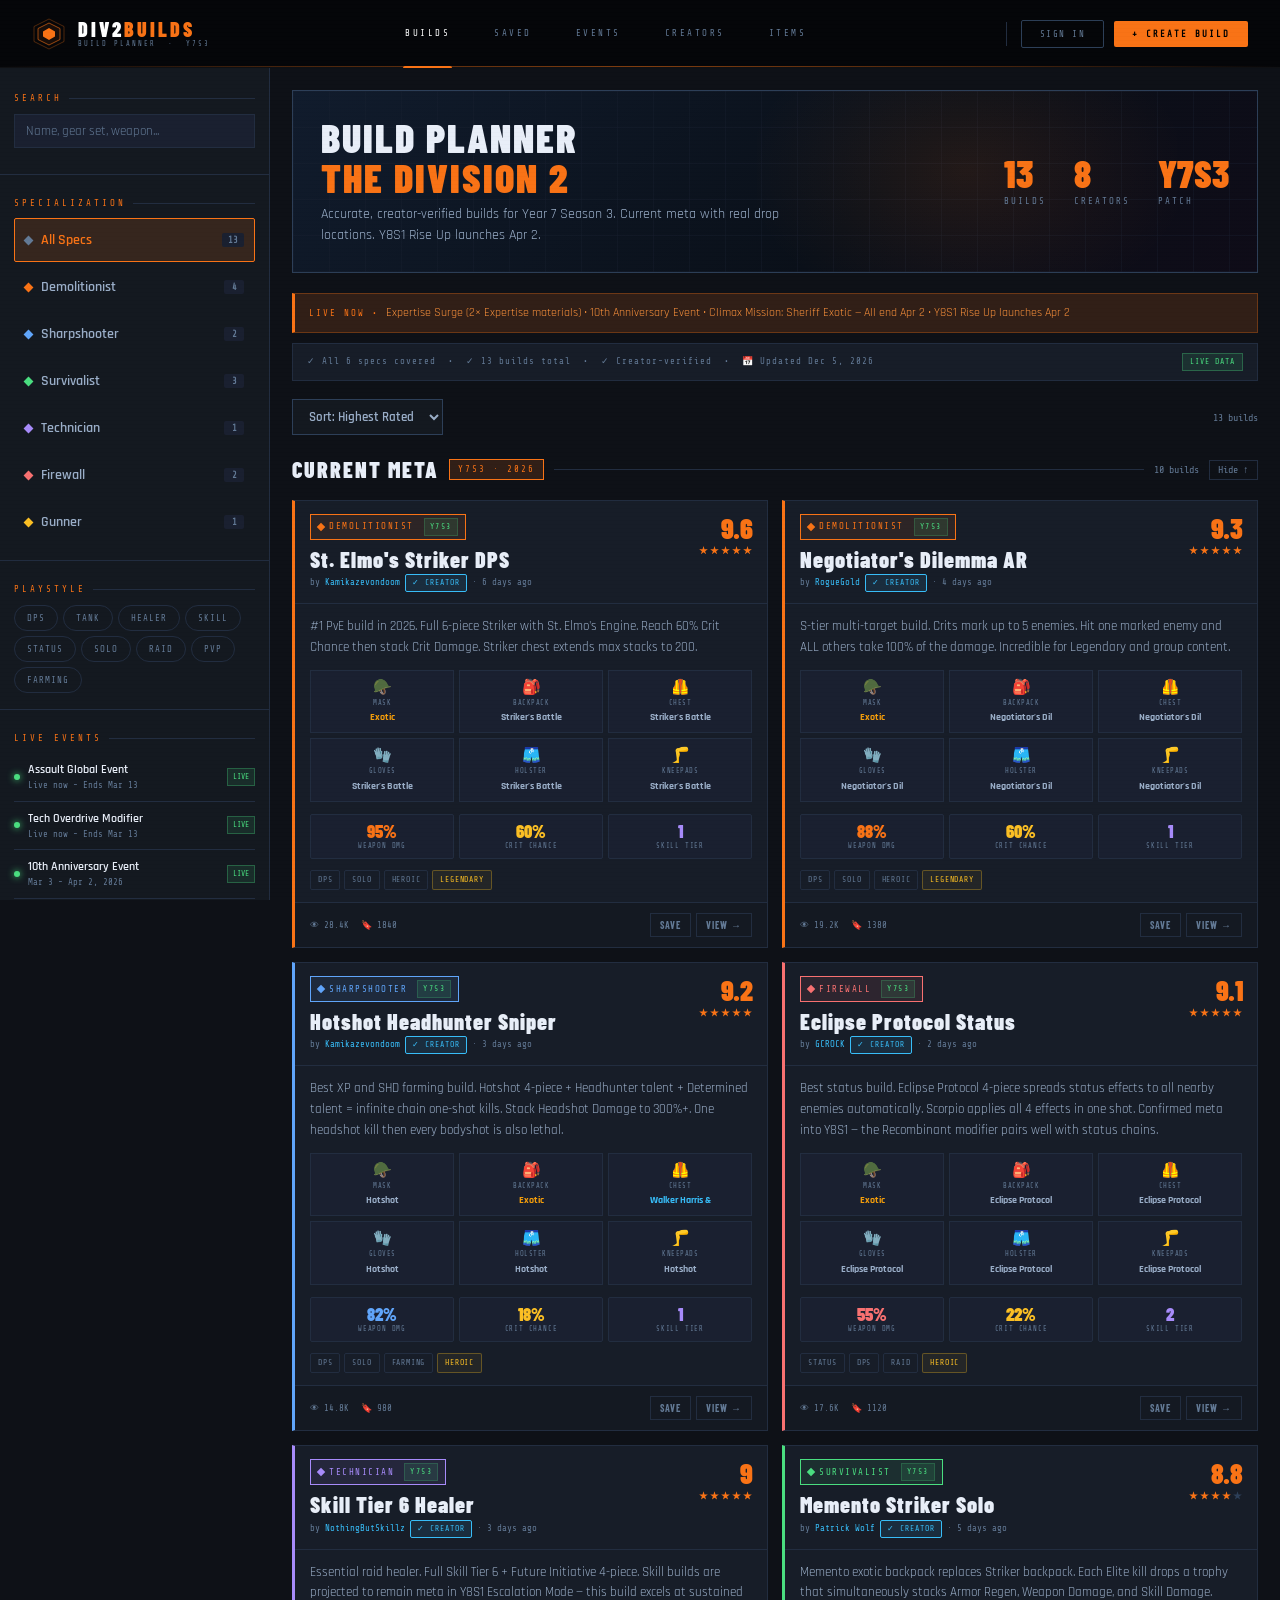
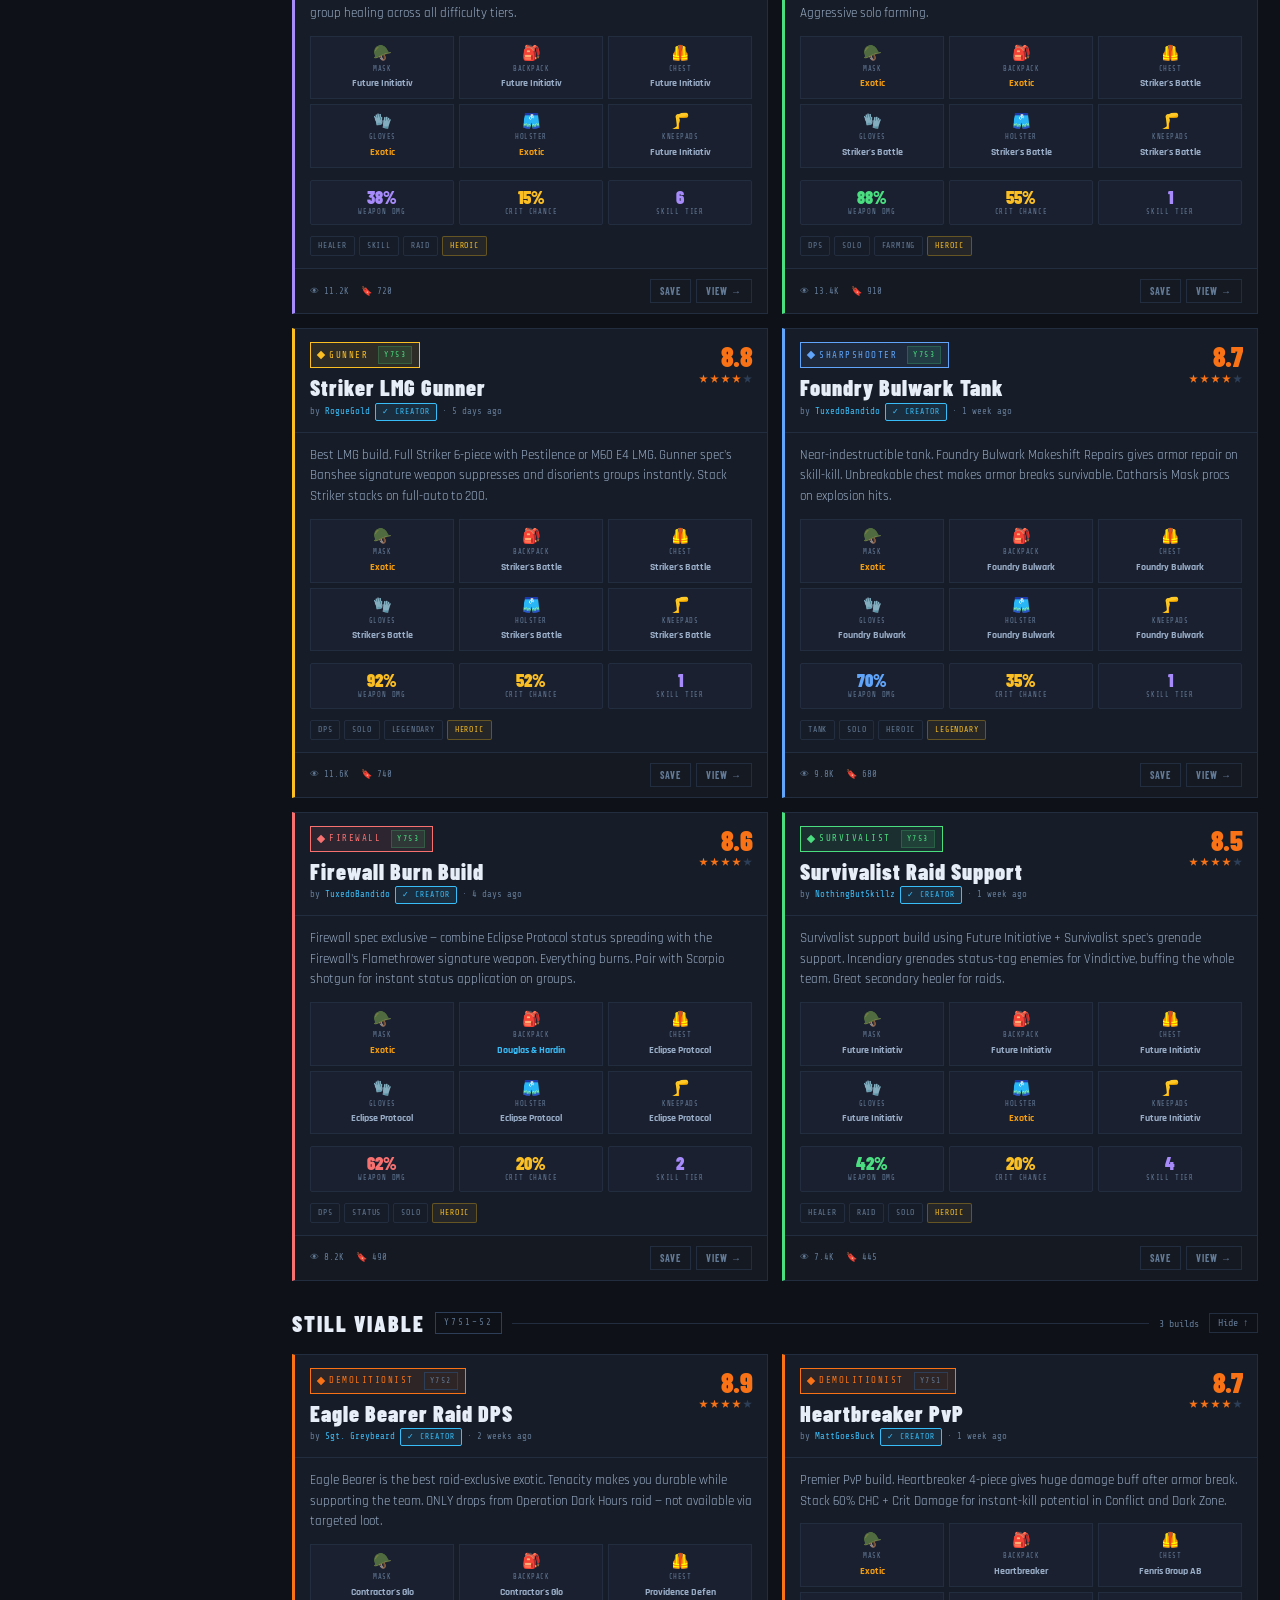
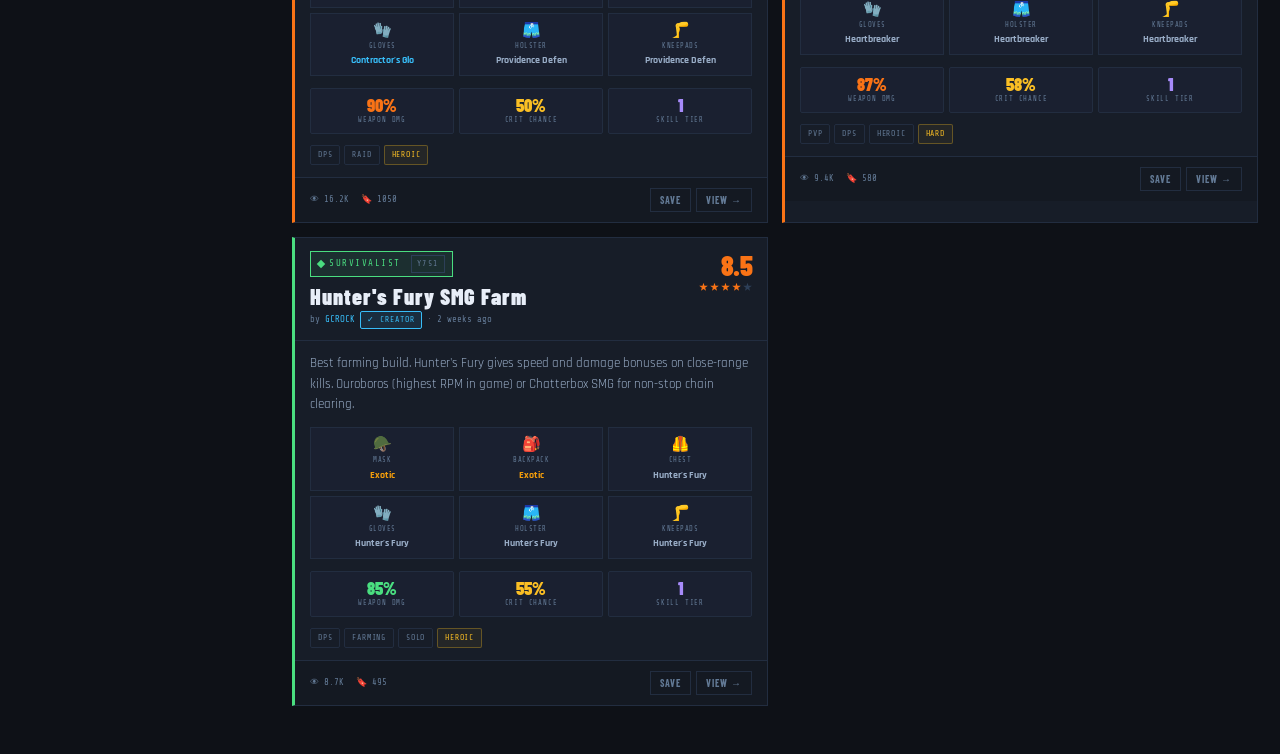
<file: division2-builds.html>
<!DOCTYPE html>
<html lang="en">
<head>
<meta charset="UTF-8">
<meta name="viewport" content="width=device-width, initial-scale=1.0, viewport-fit=cover">
<meta name="apple-mobile-web-app-capable" content="yes">
<meta name="apple-mobile-web-app-status-bar-style" content="black-translucent">
<meta name="theme-color" content="#0e1117">
<link rel="manifest" href="manifest.json">
<link rel="apple-touch-icon" href="icon-192.png">
<title>DIV2BUILDS — The Division 2 Build Planner</title>
<link href="https://fonts.googleapis.com/css2?family=Barlow+Condensed:wght@300;400;600;700;900&family=Rajdhani:wght@300;400;600;700&family=Share+Tech+Mono&display=swap" rel="stylesheet">
<style>
:root{--bg:#0e1117;--bg2:#141920;--bg3:#1a2030;--panel:#171d28;--border:#222d40;--border2:#2d3f58;--orange:#f97316;--orange2:#fb923c;--odim:rgba(249,115,22,.15);--blue:#38bdf8;--bdim:rgba(56,189,248,.1);--green:#4ade80;--gdim:rgba(74,222,128,.1);--yellow:#fbbf24;--red:#f87171;--gold:#f59e0b;--purple:#a78bfa;--text:#e8eef8;--text2:#9aaec8;--text3:#637a96;}
*{margin:0;padding:0;box-sizing:border-box}
body{background:var(--bg);color:var(--text);font-family:'Rajdhani',sans-serif;font-size:15px;line-height:1.5;overflow-x:hidden;-webkit-overflow-scrolling:touch}
body::before{content:'';position:fixed;inset:0;background:repeating-linear-gradient(0deg,transparent,transparent 3px,rgba(0,0,0,.012) 3px,rgba(0,0,0,.012) 4px);pointer-events:none;z-index:999}
nav{display:flex;align-items:center;justify-content:space-between;padding:0 32px;height:68px;background:rgba(6,7,10,.97);border-bottom:1px solid rgba(255,255,255,.04);position:sticky;top:0;z-index:200;backdrop-filter:blur(24px);-webkit-backdrop-filter:blur(24px);gap:32px}
nav::after{content:'';position:absolute;bottom:0;left:0;right:0;height:1px;background:linear-gradient(90deg,transparent 0%,rgba(249,115,22,.25) 20%,rgba(249,115,22,.5) 50%,rgba(249,115,22,.25) 80%,transparent 100%);pointer-events:none}

.logo{display:flex;align-items:center;gap:12px;cursor:pointer;flex-shrink:0;user-select:none}
.logo-mark{width:34px;height:34px;position:relative;flex-shrink:0}
.logo-mark svg{width:34px;height:34px}
.logo-wordmark{display:flex;flex-direction:column;gap:2px}
.logo-text{font-family:'Barlow Condensed',sans-serif;font-weight:900;font-size:20px;letter-spacing:3px;color:#fff;text-transform:uppercase;line-height:1;display:flex;align-items:center}
.logo-text span{color:var(--orange)}
.logo-sub{font-family:'Share Tech Mono',monospace;font-size:7px;color:var(--text3);letter-spacing:2px;text-transform:uppercase;line-height:1}

.nav-links{display:flex;gap:0;list-style:none;flex:1;justify-content:center}
.nav-links li{position:relative}
.nav-links a{display:flex;align-items:center;height:68px;padding:0 22px;color:var(--text3);text-decoration:none;font-family:'Share Tech Mono',monospace;font-size:9px;letter-spacing:2.5px;text-transform:uppercase;transition:color .2s;cursor:pointer;position:relative;white-space:nowrap}
.nav-links a::before{content:'';position:absolute;bottom:0;left:20px;right:20px;height:2px;background:var(--orange);transform:scaleX(0);transform-origin:center;transition:transform .25s cubic-bezier(.4,0,.2,1);border-radius:2px 2px 0 0}
.nav-links a:hover{color:var(--text2)}
.nav-links a.active{color:#fff}
.nav-links a.active::before{transform:scaleX(1)}

.nav-actions{display:flex;gap:10px;align-items:center;flex-shrink:0}
.nav-sep{width:1px;height:24px;background:var(--border);margin:0 4px}
.btn{font-family:'Share Tech Mono',monospace;letter-spacing:1.5px;text-transform:uppercase;padding:8px 18px;cursor:pointer;border:none;font-size:9px;transition:all .2s;border-radius:2px;-webkit-tap-highlight-color:transparent;touch-action:manipulation}
.btn-ghost{background:transparent;color:var(--text3);border:1px solid var(--border2)}
.btn-ghost:hover{color:var(--text);border-color:rgba(255,255,255,.2)}
.btn-primary{background:var(--orange);color:#000;font-weight:700;letter-spacing:2px}
.btn-primary:hover{background:var(--orange2);transform:translateY(-1px);box-shadow:0 4px 20px rgba(249,115,22,.3)}
.btn-save{background:transparent;color:var(--yellow);border:1px solid var(--yellow)}
.layout{display:grid;grid-template-columns:270px 1fr;min-height:calc(100vh - 68px)}
aside{background:var(--bg2);border-right:1px solid var(--border);padding:16px 0;position:sticky;top:68px;height:calc(100vh - 68px);overflow-y:auto}
aside::-webkit-scrollbar{width:2px}
aside::-webkit-scrollbar-thumb{background:var(--border2);border-radius:1px}
aside::-webkit-scrollbar-track{background:transparent}
.sb{padding:0 14px 16px;border-bottom:1px solid var(--border);margin-bottom:14px}
.sb:last-child{border-bottom:none;margin-bottom:0}
.sb-lbl{font-family:'Share Tech Mono',monospace;font-size:9px;color:var(--orange);letter-spacing:3px;text-transform:uppercase;padding:8px 0;display:flex;align-items:center;gap:7px}
.sb-lbl::after{content:'';flex:1;height:1px;background:var(--border)}
.sw{position:relative;margin-bottom:10px}
.sw input{width:100%;background:var(--bg3);border:1px solid var(--border);color:var(--text);padding:8px 30px 8px 11px;font-family:'Rajdhani',sans-serif;font-size:13px;outline:none;transition:border-color .15s}
.sw input:focus{border-color:var(--orange)}
.sw input::placeholder{color:var(--text3)}
.spec-list{display:flex;flex-direction:column;gap:3px}
.spec-btn{display:flex;align-items:center;gap:9px;padding:12px 10px;cursor:pointer;border:1px solid transparent;transition:all .2s;background:transparent;width:100%;text-align:left;color:var(--text2);font-family:'Rajdhani',sans-serif;font-weight:600;font-size:14px;border-radius:2px}
.spec-btn:hover{background:var(--odim);border-color:var(--border2);color:var(--text)}
.spec-btn.active{background:var(--odim);border-color:var(--orange);color:var(--orange)}
.sdot{width:7px;height:7px;transform:rotate(45deg);flex-shrink:0}
.scnt{margin-left:auto;font-family:'Share Tech Mono',monospace;font-size:9px;color:var(--text3);background:var(--bg3);padding:2px 6px;border-radius:2px;min-width:20px;text-align:center}
.tags{display:flex;flex-wrap:wrap;gap:5px}
.tag{font-family:'Share Tech Mono',monospace;font-size:9px;letter-spacing:1px;padding:7px 12px;border:1px solid var(--border);color:var(--text3);cursor:pointer;transition:all .15s;background:transparent;text-transform:uppercase;border-radius:20px;-webkit-tap-highlight-color:transparent}
.tag:hover{border-color:var(--text3);color:var(--text2)}
.tag.active{border-color:var(--orange);color:var(--orange);background:var(--odim)}
.ev{display:flex;align-items:center;gap:8px;padding:8px 0;border-bottom:1px solid var(--border)}
.ev:last-child{border-bottom:none}
.evdot{width:6px;height:6px;border-radius:50%;flex-shrink:0}
.evdot.live{background:var(--green);box-shadow:0 0 7px var(--green);animation:blink 2s infinite}
.evdot.soon{background:var(--yellow)}
@keyframes blink{0%,100%{opacity:1}50%{opacity:.3}}
.evname{font-weight:600;font-size:12px;color:var(--text);overflow:hidden;text-overflow:ellipsis;white-space:nowrap;flex:1}
.evtime{font-family:'Share Tech Mono',monospace;font-size:9px;color:var(--text3)}
.evbadge{font-family:'Share Tech Mono',monospace;font-size:8px;padding:2px 5px;text-transform:uppercase;flex-shrink:0;border:1px solid}
.evbadge.live{color:var(--green);border-color:rgba(74,222,128,.3);background:var(--gdim)}
.evbadge.soon{color:var(--yellow);border-color:rgba(251,191,36,.3);background:rgba(251,191,36,.07)}
main{padding:22px;background:var(--bg)}
.hero{background:linear-gradient(135deg,#111c2d 0%,#0a1019 60%,#0f0c18 100%);border:1px solid var(--border2);padding:26px 28px;margin-bottom:20px;position:relative;overflow:hidden;display:flex;align-items:center;justify-content:space-between}
.hgrid{position:absolute;inset:0;background-image:linear-gradient(rgba(26,34,50,.35) 1px,transparent 1px),linear-gradient(90deg,rgba(26,34,50,.35) 1px,transparent 1px);background-size:36px 36px;pointer-events:none}
.hglow{position:absolute;top:-60px;right:80px;width:420px;height:280px;background:radial-gradient(ellipse,rgba(249,115,22,.1) 0%,rgba(249,115,22,.03) 50%,transparent 75%);pointer-events:none}
.hero-text h1{font-family:'Barlow Condensed',sans-serif;font-size:40px;font-weight:900;line-height:1;letter-spacing:2px;text-transform:uppercase;position:relative}
.hero-text h1 span{color:var(--orange)}
.hero-text p{color:var(--text2);font-size:14px;margin-top:7px;max-width:480px;position:relative}
.hstats{display:flex;gap:28px;position:relative}
.hs-num{font-family:'Barlow Condensed',sans-serif;font-size:38px;font-weight:900;color:var(--orange);line-height:1}
.hs-lbl{font-family:'Share Tech Mono',monospace;font-size:9px;color:var(--text3);letter-spacing:2px;text-transform:uppercase;margin-top:3px}
.toolbar{display:flex;align-items:center;gap:10px;margin-bottom:18px;flex-wrap:wrap}
.sort-sel{background:var(--bg2);border:1px solid var(--border2);color:var(--text2);padding:8px 12px;font-family:'Rajdhani',sans-serif;font-weight:600;font-size:13px;outline:none;cursor:pointer;transition:border-color .2s}
.sort-sel:focus{border-color:var(--orange)}
.rcount{font-family:'Share Tech Mono',monospace;font-size:10px;color:var(--text3);margin-left:auto}
.sg{margin-bottom:26px}
.sg-head{display:flex;align-items:center;gap:10px;margin-bottom:14px;user-select:none}
.sg-title{font-family:'Barlow Condensed',sans-serif;font-size:22px;font-weight:900;letter-spacing:2px;text-transform:uppercase}
.sg-badge{font-family:'Share Tech Mono',monospace;font-size:9px;letter-spacing:2px;padding:3px 8px;text-transform:uppercase;border:1px solid}
.sg-badge.cur{color:var(--orange);border-color:var(--orange);background:var(--odim)}
.sg-badge.old{color:var(--text3);border-color:var(--border2)}
.sg-line{flex:1;height:1px;background:var(--border)}
.sg-cnt{font-family:'Share Tech Mono',monospace;font-size:10px;color:var(--text3)}
.sg-tog{font-family:'Share Tech Mono',monospace;font-size:10px;color:var(--text3);border:1px solid var(--border);padding:3px 8px;background:transparent;cursor:pointer;transition:all .15s}
.sg-grid{display:grid;grid-template-columns:repeat(auto-fill,minmax(340px,1fr));gap:14px}
.sg-grid.collapsed{display:none}
.bc{background:var(--panel);border:1px solid var(--border);cursor:pointer;transition:all .2s;position:relative;overflow:hidden;animation:fadeUp .4s ease both}
@keyframes fadeUp{from{opacity:0;transform:translateY(14px)}to{opacity:1;transform:translateY(0)}}
.bc::before{content:'';position:absolute;top:0;left:0;right:0;height:2px;background:transparent;transition:background .2s}
.bc:hover{border-color:rgba(255,255,255,.12);transform:translateY(-3px);box-shadow:0 12px 40px rgba(0,0,0,.55)}
.bc:active{transform:scale(.98);box-shadow:none;transition:transform .1s}
.bc:hover::before{background:var(--orange)}
.bc-head{padding:13px 15px 11px;border-bottom:1px solid var(--border);display:flex;align-items:flex-start;justify-content:space-between;gap:10px}
.bc-spec{display:flex;align-items:center;gap:5px;font-family:'Share Tech Mono',monospace;font-size:9px;letter-spacing:1.5px;text-transform:uppercase;padding:3px 7px;border:1px solid;margin-bottom:7px;width:fit-content}
.bc-title{font-family:'Barlow Condensed',sans-serif;font-size:22px;font-weight:900;letter-spacing:1px;color:var(--text);line-height:1.1}
.bc-author{font-family:'Share Tech Mono',monospace;font-size:9px;color:var(--text3);margin-top:3px}
.bc-author span{color:var(--blue)}
.creator-badge{display:inline-flex;align-items:center;gap:4px;font-family:'Share Tech Mono',monospace;font-size:8px;letter-spacing:1px;padding:2px 6px;border:1px solid var(--blue);color:var(--blue);background:var(--bdim);text-transform:uppercase;margin-left:5px;border-radius:2px}
.bc-rating{display:flex;flex-direction:column;align-items:flex-end;gap:4px;flex-shrink:0}
.rnum{font-family:'Barlow Condensed',sans-serif;font-size:28px;font-weight:900;color:var(--orange);line-height:1;letter-spacing:-0.5px}
.stars{display:flex;gap:2px}
.star{width:9px;height:9px;background:var(--orange);clip-path:polygon(50% 0%,61% 35%,98% 35%,68% 57%,79% 91%,50% 70%,21% 91%,32% 57%,2% 35%,39% 35%)}
.star.e{background:var(--border2)}
.bc-body{padding:12px 15px}
.gear-row{display:grid;grid-template-columns:repeat(3,1fr);gap:5px;margin-bottom:12px}
.gs{background:var(--bg3);border:1px solid var(--border);padding:9px 6px;display:flex;flex-direction:column;align-items:center;gap:3px;text-align:center;transition:border-color .15s}
.gs-icon{font-size:15px;line-height:1}
.gs-slot{font-family:'Share Tech Mono',monospace;font-size:7px;color:var(--text3);letter-spacing:.5px;text-transform:uppercase}
.gs-name{font-size:10px;font-weight:700;color:var(--text2);line-height:1.2}
.gs-name.exotic{color:var(--gold)}
.gs-name.named{color:var(--blue)}
.cs{display:grid;grid-template-columns:repeat(3,1fr);gap:5px;margin-bottom:11px}
.cp{background:var(--bg3);border:1px solid var(--border);padding:7px 8px;text-align:center;border-radius:2px}
.cp-v{font-family:'Barlow Condensed',sans-serif;font-size:18px;font-weight:900;line-height:1}
.cp-l{font-family:'Share Tech Mono',monospace;font-size:7px;color:var(--text3);letter-spacing:.8px;text-transform:uppercase;margin-top:1px}
.ctags{display:flex;flex-wrap:wrap;gap:4px}
.ctag{font-family:'Share Tech Mono',monospace;font-size:8px;letter-spacing:.8px;padding:3px 7px;border:1px solid var(--border);color:var(--text3);text-transform:uppercase;border-radius:2px}
.diff-tag{border-color:rgba(251,191,36,.3);color:var(--yellow);background:rgba(251,191,36,.06)}
.bc-foot{padding:10px 15px;border-top:1px solid var(--border);display:flex;align-items:center;justify-content:space-between;background:rgba(0,0,0,.15)}
.bc-meta{display:flex;gap:12px}
.mitem{display:flex;align-items:center;gap:4px;font-family:'Share Tech Mono',monospace;font-size:9px;color:var(--text3)}
.bc-acts{display:flex;gap:5px}
.abt{background:transparent;border:1px solid var(--border);color:var(--text3);padding:5px 9px;font-family:'Barlow Condensed',sans-serif;font-size:10px;font-weight:700;letter-spacing:1px;text-transform:uppercase;cursor:pointer;transition:all .15s}
.abt:hover{border-color:var(--orange);color:var(--orange);background:var(--odim)}
.abt.saved{border-color:var(--yellow);color:var(--yellow);background:rgba(251,191,36,.08)}
.pbadge{font-family:'Share Tech Mono',monospace;font-size:8px;padding:2px 5px;background:var(--gdim);border:1px solid rgba(74,222,128,.2);color:var(--green);text-transform:uppercase;margin-left:5px}
.obadge{font-family:'Share Tech Mono',monospace;font-size:8px;padding:2px 5px;background:transparent;border:1px solid var(--border2);color:var(--text3);text-transform:uppercase;margin-left:5px}
.empty{text-align:center;padding:64px 20px;border:1px dashed var(--border2);background:var(--bg2)}
.empty h3{font-family:'Barlow Condensed',sans-serif;font-size:24px;font-weight:700;color:var(--text2);letter-spacing:2px;text-transform:uppercase;margin-top:14px}
.empty p{color:var(--text3);font-size:12px;margin-top:6px}
.overlay{position:fixed;inset:0;background:rgba(0,0,0,.88);z-index:300;display:flex;align-items:flex-start;justify-content:center;padding:16px;overflow-y:auto;opacity:0;pointer-events:none;transition:opacity .25s;backdrop-filter:blur(5px)}
.overlay.open{opacity:1;pointer-events:all}
.modal{background:var(--bg2);border:1px solid var(--border);width:100%;max-width:960px;margin:auto;position:relative;transform:translateY(22px);transition:transform .25s cubic-bezier(.4,0,.2,1);overflow-x:hidden}
.overlay.open .modal{transform:translateY(0)}

/* Mobile back bar */
.mob-back-bar{display:none}
.mh{padding:18px 22px;border-bottom:1px solid var(--border);display:flex;align-items:flex-start;justify-content:space-between;background:linear-gradient(135deg,var(--panel),var(--bg2));position:relative;overflow:hidden}
.mh-grid{position:absolute;inset:0;background-image:linear-gradient(rgba(26,34,50,.3) 1px,transparent 1px),linear-gradient(90deg,rgba(26,34,50,.3) 1px,transparent 1px);background-size:28px 28px;pointer-events:none}
.mh-left{position:relative;z-index:1}
.mspec{display:inline-flex;align-items:center;gap:5px;font-family:'Share Tech Mono',monospace;font-size:9px;letter-spacing:2px;text-transform:uppercase;padding:4px 9px;border:1px solid;margin-bottom:8px}
.mtitle{font-family:'Barlow Condensed',sans-serif;font-size:34px;font-weight:900;letter-spacing:2px;text-transform:uppercase;line-height:1}
.msub{color:var(--text2);font-size:13px;margin-top:5px}
.mclose{background:transparent;border:1px solid var(--border);color:var(--text3);width:34px;height:34px;display:flex;align-items:center;justify-content:center;cursor:pointer;transition:all .15s;flex-shrink:0;position:relative;z-index:1}
.mclose:hover{border-color:var(--red);color:var(--red)}
.mbody{padding:22px;display:grid;grid-template-columns:1fr 300px;gap:22px}
.sec{font-family:'Share Tech Mono',monospace;font-size:9px;color:var(--orange);letter-spacing:3px;text-transform:uppercase;margin-bottom:12px;margin-top:4px;display:flex;align-items:center;gap:7px}
.sec::after{content:'';flex:1;height:1px;background:var(--border)}
.gd-grid{display:grid;grid-template-columns:repeat(3,1fr);gap:7px;margin-bottom:20px}
.gd{background:var(--bg3);border:1px solid var(--border);padding:11px}
.gd-slot{font-family:'Share Tech Mono',monospace;font-size:8px;color:var(--text3);letter-spacing:2px;text-transform:uppercase;margin-bottom:5px}
.gd-name{font-weight:700;font-size:13px;line-height:1.2;margin-bottom:2px}
.gd-name.exotic{color:var(--gold)}
.gd-name.named{color:var(--blue)}
.gd-brand{font-family:'Share Tech Mono',monospace;font-size:9px;color:var(--text3);margin-bottom:6px}
.gd-talent{font-size:11px;color:var(--orange2);font-weight:600;margin-bottom:5px}
.gd-mod{font-family:'Share Tech Mono',monospace;font-size:9px;color:var(--text3)}
.gd-mod::before{content:'▸ '}
.wdrop-box{background:var(--bg3);border:1px solid var(--border);border-left:3px solid var(--orange);padding:14px;margin-bottom:20px}
.wdrop-title{font-family:'Share Tech Mono',monospace;font-size:9px;color:var(--orange);letter-spacing:2px;text-transform:uppercase;margin-bottom:12px}
.wdrop-w{margin-bottom:14px;padding-bottom:14px;border-bottom:1px solid var(--border)}
.wdrop-w:last-child{margin-bottom:0;padding-bottom:0;border-bottom:none}
.wdrop-wname{font-family:'Barlow Condensed',sans-serif;font-size:17px;font-weight:700;margin-bottom:6px}
.drop-row{display:flex;align-items:flex-start;gap:7px;margin-bottom:6px;font-size:12px;color:var(--text2);line-height:1.4}
.drop-badge{font-family:'Share Tech Mono',monospace;font-size:8px;padding:2px 5px;border:1px solid;flex-shrink:0;text-transform:uppercase}
.drop-badge.targeted{color:var(--green);border-color:rgba(74,222,128,.3);background:var(--gdim)}
.drop-badge.campaign{color:var(--yellow);border-color:rgba(251,191,36,.3);background:rgba(251,191,36,.07)}
.drop-badge.world{color:var(--text3);border-color:var(--border2)}
.skill-pair{display:grid;grid-template-columns:1fr 1fr;gap:7px;margin-bottom:20px}
.skill-card{background:var(--bg3);border:1px solid var(--border);padding:12px;display:flex;align-items:center;gap:10px}
.skill-icon{font-size:28px;line-height:1}
.skill-name{font-weight:700;font-size:14px}
.skill-var{font-family:'Share Tech Mono',monospace;font-size:9px;color:var(--text3)}
.talent-grid{display:grid;grid-template-columns:1fr 1fr;gap:7px;margin-bottom:20px}
.talent-card{background:var(--bg3);border:1px solid var(--border);border-left:2px solid var(--orange2);padding:11px 13px;transition:border-color .15s}
.talent-name{font-weight:700;font-size:13px;margin-bottom:3px;color:var(--orange2)}
.talent-desc{font-size:11px;color:var(--text2);line-height:1.5}
.tips-box{background:var(--bg3);border:1px solid var(--border);padding:14px 16px;font-size:12.5px;color:var(--text2);line-height:1.75;margin-bottom:20px}
.sbars{display:flex;flex-direction:column;gap:9px;margin-bottom:20px}
.sbar{display:grid;grid-template-columns:110px 1fr 50px;align-items:center;gap:9px}
.sbar-lbl{font-family:'Share Tech Mono',monospace;font-size:9px;color:var(--text3);letter-spacing:.8px;text-transform:uppercase}
.sbar-track{height:6px;background:var(--bg2);border:1px solid var(--border);position:relative;overflow:hidden;border-radius:3px}
.sbar-fill{height:100%;position:absolute;left:0;top:0;border-radius:3px;transition:width .6s cubic-bezier(.4,0,.2,1)}
.sbar-val{font-family:'Barlow Condensed',sans-serif;font-size:15px;font-weight:700;text-align:right}
.author-card{background:var(--bg3);border:1px solid var(--border);padding:12px;display:flex;align-items:center;gap:10px;margin-bottom:16px}
.author-av{width:44px;height:44px;background:var(--odim);border:1px solid var(--orange);display:flex;align-items:center;justify-content:center;font-family:'Barlow Condensed',sans-serif;font-size:20px;font-weight:700;color:var(--orange);flex-shrink:0}
.author-name{font-weight:700;font-size:14px}
.author-sub{font-family:'Share Tech Mono',monospace;font-size:9px;color:var(--text3)}
.meta-rows{display:flex;flex-direction:column}
.mrow{display:flex;justify-content:space-between;padding:7px 0;border-bottom:1px solid var(--border);font-size:12px}
.mrow:last-child{border-bottom:none}
.mrow .lbl{color:var(--text3);font-family:'Share Tech Mono',monospace;font-size:9px;letter-spacing:.8px;text-transform:uppercase}
.mrow .val{font-weight:600}
.mfoot{padding:14px 22px;border-top:1px solid var(--border);display:flex;gap:8px;justify-content:flex-end;flex-wrap:wrap}
.cmodal{max-width:680px}
.fg{margin-bottom:14px}
.flbl{display:block;font-family:'Share Tech Mono',monospace;font-size:9px;letter-spacing:2px;color:var(--text3);text-transform:uppercase;margin-bottom:5px}
.finput,.fsel,.fta{width:100%;background:var(--bg3);border:1px solid var(--border);color:var(--text);padding:9px 12px;font-family:'Rajdhani',sans-serif;font-size:13px;outline:none;transition:border-color .15s}
.finput:focus,.fsel:focus,.fta:focus{border-color:var(--orange)}
.fta{resize:vertical;min-height:75px}
.f2{display:grid;grid-template-columns:1fr 1fr;gap:13px}
.spec-grid{display:grid;grid-template-columns:repeat(3,1fr);gap:7px}
.spec-opt{border:1px solid var(--border);padding:9px;text-align:center;cursor:pointer;transition:all .15s;background:transparent;width:100%;font-family:'Rajdhani',sans-serif;font-weight:700;font-size:12px;color:var(--text3)}
.spec-opt:hover{border-color:var(--border2);color:var(--text2)}
.spec-opt.sel{background:var(--odim);border-color:var(--orange);color:var(--orange)}
.ev-card{background:var(--panel);border:1px solid var(--border);padding:18px}
.ev-card.live{border-left:3px solid var(--green)}
.ev-card.soon{border-left:3px solid var(--yellow)}
.ev-card.off{border-left:3px solid var(--border2);opacity:.6}
.cc-grid{display:grid;grid-template-columns:repeat(auto-fill,minmax(220px,1fr));gap:12px;margin-top:16px}
.cc-card{background:var(--panel);border:1px solid var(--border);padding:14px;transition:border-color .2s}
.cc-card:hover{border-color:var(--border2)}
.cc-top{display:flex;align-items:center;gap:12px}
.cc-av{width:38px;height:38px;background:var(--bdim);border:1px solid var(--blue);display:flex;align-items:center;justify-content:center;font-family:'Barlow Condensed',sans-serif;font-size:16px;font-weight:700;color:var(--blue);flex-shrink:0}
/* DESKTOP FULL-WIDTH PAGES */
.page-wrap{max-width:1140px;margin:0 auto;padding:28px 32px}
@media(max-width:900px){.page-wrap{padding:16px}}
.toolbar-sticky{position:sticky;top:68px;z-index:100;background:var(--bg);border-bottom:1px solid var(--border);padding:10px 22px;margin:-22px -22px 18px;display:flex;align-items:center;gap:10px;flex-wrap:wrap;backdrop-filter:blur(12px)}
.filter-clear-btn{font-family:'Share Tech Mono',monospace;font-size:8px;letter-spacing:1.5px;text-transform:uppercase;padding:5px 12px;border:1px solid var(--orange);color:var(--orange);background:var(--odim);cursor:pointer;transition:all .15s;white-space:nowrap}
.filter-clear-btn:hover{background:rgba(249,115,22,.2)}
.kbd-hint{font-family:'Share Tech Mono',monospace;font-size:8px;color:var(--text3);letter-spacing:1px;display:flex;align-items:center;gap:4px;margin-left:auto}
kbd{background:var(--bg3);border:1px solid var(--border2);border-bottom:2px solid var(--border2);padding:1px 5px;font-family:'Share Tech Mono',monospace;font-size:8px;color:var(--text2);border-radius:2px}
/* ITEMS EXPLORER */
.items-sub-nav{display:flex;gap:0;border-bottom:1px solid var(--border);margin-bottom:20px;flex-wrap:wrap}
.items-sub-btn{font-family:'Share Tech Mono',monospace;font-size:9px;letter-spacing:2px;text-transform:uppercase;padding:10px 18px;cursor:pointer;border:none;background:transparent;color:var(--text3);border-bottom:2px solid transparent;transition:all .2s;margin-bottom:-1px}
.items-sub-btn:hover{color:var(--text)}
.items-sub-btn.active{color:var(--orange);border-bottom-color:var(--orange)}
.item-fam-bar{display:flex;gap:5px;flex-wrap:wrap;margin-bottom:16px}
.item-fam-btn{font-family:'Share Tech Mono',monospace;font-size:8px;letter-spacing:1.5px;text-transform:uppercase;padding:5px 12px;border:1px solid var(--border2);background:transparent;color:var(--text3);cursor:pointer;transition:all .15s}
.item-fam-btn:hover{border-color:var(--orange);color:var(--orange)}
.item-fam-btn.active{border-color:var(--orange);color:var(--orange);background:rgba(249,115,22,.08)}
.items-search{width:100%;background:var(--bg3);border:1px solid var(--border2);color:var(--text);padding:9px 14px;font-family:'Rajdhani',sans-serif;font-size:14px;margin-bottom:16px;outline:none;transition:border-color .15s}
.items-search:focus{border-color:var(--orange)}
.items-grid{display:grid;grid-template-columns:repeat(auto-fill,minmax(300px,1fr));gap:10px}
.item-card{background:var(--panel);border:1px solid var(--border);transition:border-color .2s;overflow:hidden}
.item-card:hover{border-color:var(--border2)}
.item-card-head{padding:10px 14px 8px;border-bottom:1px solid var(--border);display:flex;align-items:flex-start;justify-content:space-between;gap:8px}
.item-card-name{font-family:'Barlow Condensed',sans-serif;font-size:16px;font-weight:700;letter-spacing:.5px;line-height:1.2}
.item-card-body{padding:10px 14px}
.item-card-row{display:flex;align-items:baseline;gap:6px;margin-bottom:5px;font-size:12px}
.item-card-lbl{font-family:'Share Tech Mono',monospace;font-size:8px;letter-spacing:1.5px;text-transform:uppercase;color:var(--text3);flex-shrink:0;width:70px}
.item-card-val{color:var(--text);font-family:'Rajdhani',sans-serif}
.item-card-talent{padding:8px 14px 10px;border-top:1px solid var(--border);background:rgba(0,0,0,.2)}
.item-card-talent-name{font-family:'Share Tech Mono',monospace;font-size:9px;letter-spacing:1px;text-transform:uppercase;margin-bottom:3px}
.item-card-talent-desc{font-size:11px;color:var(--text2);line-height:1.5}
.item-card-note{padding:6px 14px 10px;font-size:11px;color:var(--text3);font-style:italic;border-top:1px solid var(--border)}
.rarity-exotic{color:var(--gold)}
.rarity-named{color:var(--blue)}
.rarity-gear-set{color:var(--orange)}
.rarity-high-end{color:var(--text)}
.rarity-badge{font-family:'Share Tech Mono',monospace;font-size:8px;letter-spacing:1.5px;text-transform:uppercase;padding:2px 6px;border:1px solid;white-space:nowrap}
.rarity-badge.rarity-exotic{border-color:var(--gold);background:rgba(245,158,11,.1)}
.rarity-badge.rarity-named{border-color:var(--blue);background:rgba(56,189,248,.1)}
.rarity-badge.rarity-gear-set{border-color:var(--orange);background:rgba(249,115,22,.1)}
.talent-badge{font-family:'Share Tech Mono',monospace;font-size:8px;letter-spacing:1px;text-transform:uppercase;padding:2px 6px;border:1px solid}
.talent-badge.chest{color:var(--orange);border-color:rgba(249,115,22,.4);background:rgba(249,115,22,.08)}
.talent-badge.backpack{color:var(--blue);border-color:rgba(56,189,248,.4);background:rgba(56,189,248,.08)}
.talent-badge.weapon{color:var(--text2);border-color:var(--border2);background:rgba(0,0,0,.2)}
.set-bonus-row{display:flex;gap:8px;margin-bottom:4px;font-size:12px}
.set-bonus-lbl{font-family:'Share Tech Mono',monospace;font-size:8px;letter-spacing:1px;color:var(--green);flex-shrink:0;padding-top:2px}
.set-bonus-val{color:var(--text2);font-family:'Rajdhani',sans-serif}
.set-bonus-4pc{color:var(--text);font-family:'Rajdhani',sans-serif;font-size:12px;line-height:1.5}
.skill-role-off{color:var(--red)}
.skill-role-sup{color:var(--green)}
.items-empty{text-align:center;padding:60px 20px;color:var(--text3);font-family:'Share Tech Mono',monospace;font-size:10px;letter-spacing:1px;text-transform:uppercase}
.notif{position:fixed;bottom:24px;right:24px;background:var(--bg2);border:1px solid var(--border2);border-left:3px solid var(--orange);padding:12px 20px;font-family:'Barlow Condensed',sans-serif;font-size:13px;font-weight:700;letter-spacing:1.5px;text-transform:uppercase;color:var(--text);z-index:500;transform:translateY(20px);opacity:0;transition:all .25s cubic-bezier(.4,0,.2,1);pointer-events:none;box-shadow:0 8px 32px rgba(0,0,0,.5)}
.notif.show{transform:translateY(0);opacity:1}
/* MOBILE BOTTOM NAV */
.mob-nav{display:none;position:fixed;bottom:0;left:0;right:0;z-index:9999;padding-bottom:env(safe-area-inset-bottom,0px)}
.mob-nav::before{content:'';position:absolute;top:0;left:10%;right:10%;height:1px;background:linear-gradient(90deg,transparent,rgba(249,115,22,.5),transparent)}
.mob-nav-items{display:flex;height:100%;padding:0;width:100%;justify-content:space-around}
.mob-nav-item{flex:1;display:flex;flex-direction:column;align-items:center;justify-content:center;gap:5px;cursor:pointer;border:none;background:transparent;color:var(--text3);transition:color .2s,transform .15s;padding:0;-webkit-tap-highlight-color:transparent;position:relative;min-width:0;max-width:25%}
.mob-nav-item:active{transform:scale(.92)}
.mob-nav-item.active{color:var(--orange)}
.mob-nav-item.active .mob-nav-pip{opacity:1;transform:scaleX(1)}
.mob-nav-pip{position:absolute;top:6px;width:16px;height:2px;background:var(--orange);border-radius:1px;opacity:0;transform:scaleX(0);transition:opacity .2s,transform .25s}
.mob-nav-item svg{width:19px;height:19px;transition:stroke .2s}
.mob-nav-lbl{font-family:'Share Tech Mono',monospace;font-size:7px;letter-spacing:1.5px;text-transform:uppercase;transition:color .2s}
.mob-nav-create{display:none}
.mob-fab{display:none;position:fixed;right:18px;bottom:82px;width:46px;height:46px;background:var(--orange);color:#000;border:none;border-radius:50%;cursor:pointer;z-index:150;align-items:center;justify-content:center;box-shadow:0 4px 20px rgba(249,115,22,.5);transition:transform .15s,box-shadow .2s,opacity .3s;-webkit-tap-highlight-color:transparent}
.mob-fab:active{transform:scale(.88);box-shadow:0 2px 10px rgba(249,115,22,.3)}
.mob-fab svg{width:22px;height:22px;stroke:#000}
/* MOBILE FILTER DRAWER */
.mob-filter-btn{display:none;position:fixed;bottom:70px;right:16px;width:46px;height:46px;background:var(--orange);border:none;cursor:pointer;z-index:250;align-items:center;justify-content:center;box-shadow:0 4px 18px rgba(249,115,22,.4)}
.mob-filter-btn svg{width:20px;height:20px;color:#000}
.filter-drawer{position:fixed;inset:0;z-index:400;pointer-events:none}
.filter-drawer.open{pointer-events:all}
.filter-backdrop{position:absolute;inset:0;background:rgba(0,0,0,.7);opacity:0;transition:opacity .25s}
.filter-drawer.open .filter-backdrop{opacity:1}
.filter-panel{position:absolute;left:0;top:0;bottom:0;width:min(300px,88vw);background:var(--bg2);border-right:1px solid var(--border2);transform:translateX(-100%);transition:transform .28s cubic-bezier(.4,0,.2,1);overflow-y:auto;padding-bottom:40px}
.filter-panel::-webkit-scrollbar{width:3px}
.filter-panel::-webkit-scrollbar-thumb{background:var(--border2)}
.filter-drawer.open .filter-panel{transform:translateX(0)}
.filter-header{display:flex;align-items:center;justify-content:space-between;padding:16px 16px 12px;border-bottom:1px solid var(--border);position:sticky;top:0;background:var(--bg2);z-index:1}
.filter-header-title{font-family:'Barlow Condensed',sans-serif;font-weight:700;font-size:18px;letter-spacing:2px;text-transform:uppercase;color:var(--orange)}
.filter-close{background:transparent;border:1px solid var(--border2);color:var(--text3);width:32px;height:32px;display:flex;align-items:center;justify-content:center;cursor:pointer;font-size:16px}

.mob-header{display:none;position:sticky;top:0;z-index:200;height:58px;background:rgba(14,17,23,.98);border-bottom:1px solid rgba(249,115,22,.2);padding:0 18px;align-items:center;justify-content:space-between}
.mob-header-logo{display:flex;align-items:center;gap:10px;cursor:pointer}
.mob-header-title{font-family:'Barlow Condensed',sans-serif;font-weight:900;font-size:18px;letter-spacing:2.5px;color:#fff;text-transform:uppercase;line-height:1}
.mob-header-title span{color:var(--orange)}
.mob-header-sub{font-family:'Share Tech Mono',monospace;font-size:7px;color:var(--text3);letter-spacing:1.5px;margin-top:1px}
.mob-header-right{display:flex;align-items:center;gap:10px}
.mob-header-live{display:flex;align-items:center;gap:5px;font-family:'Share Tech Mono',monospace;font-size:8px;color:var(--green);letter-spacing:1.5px;border:1px solid rgba(74,222,128,.25);padding:3px 8px;background:rgba(74,222,128,.06)}
.mob-live-dot{width:5px;height:5px;background:var(--green);border-radius:50%;animation:pulse 2s infinite;flex-shrink:0}

/* ── Modal Tabs (mobile) ── */
.modal-tabs{display:none}
.modal-tab-content{display:block}

/* ── Weapon Attribute Guide ── */
.attr-box{background:var(--bg);border:1px solid var(--border2);border-left:3px solid var(--blue);padding:12px 14px;margin-bottom:10px;overflow:hidden;word-break:break-word}
.attr-guide-hdr{font-family:'Share Tech Mono',monospace;font-size:9px;color:var(--blue);letter-spacing:2px;text-transform:uppercase;margin-bottom:4px}
.attr-wtype{font-family:'Share Tech Mono',monospace;font-size:8px;color:var(--text3);letter-spacing:1px;margin-bottom:10px;line-height:1.4}
.stat-row{display:flex;flex-direction:column;gap:2px;padding:6px 0;border-bottom:1px solid var(--border)}
.stat-row:last-of-type{border-bottom:none}
.stat-lbl{font-family:'Share Tech Mono',monospace;font-size:7.5px;color:var(--text3);letter-spacing:1px;text-transform:uppercase;line-height:1.3}
.stat-val{font-size:12px;color:var(--text);line-height:1.5;word-break:break-word}
.attr-badge{font-family:'Share Tech Mono',monospace;font-size:7px;padding:1px 5px;vertical-align:middle;white-space:nowrap;border-radius:2px;margin-left:5px;display:inline-block}
.attr-badge.locked{background:rgba(248,113,113,.12);border:1px solid rgba(248,113,113,.35);color:#f87171}
.attr-badge.rollable{background:rgba(74,222,128,.1);border:1px solid rgba(74,222,128,.3);color:var(--green)}
.attr-todo{margin-top:10px;padding:10px 12px;background:rgba(249,115,22,.07);border:1px solid rgba(249,115,22,.25);font-size:12px;color:var(--orange2);line-height:1.6;word-break:break-word}
.attr-todo-lbl{font-family:'Share Tech Mono',monospace;font-size:7.5px;letter-spacing:1px;text-transform:uppercase;color:var(--orange);display:block;margin-bottom:4px}
.attr-note{margin-top:6px;padding:10px 12px;background:rgba(56,189,248,.06);border:1px solid rgba(56,189,248,.2);font-size:12px;color:var(--blue);line-height:1.6;word-break:break-word}
.attr-note-lbl{font-family:'Share Tech Mono',monospace;font-size:7.5px;letter-spacing:1px;text-transform:uppercase;display:block;margin-bottom:4px}

@media(max-width:760px){
  nav{display:none}
  .layout{grid-template-columns:1fr}
  aside{display:none}
  main{padding:12px 14px 82px}
  .hero{padding:14px 16px 16px;flex-direction:column;gap:10px;align-items:flex-start;margin-bottom:14px}
  .hero-text h1{font-size:26px;letter-spacing:1px}
  .hero-text p{font-size:13px;margin-top:4px}
  .hstats{gap:0;width:100%;justify-content:space-between}
  .hs-num{font-size:28px}
  .hs-lbl{font-size:8px}
  .sg-grid{grid-template-columns:1fr}
  .bc-head{flex-wrap:nowrap;gap:8px}
  .bc-title{font-size:20px}
  .bc-body{padding:12px 14px}
  .bc-head{padding:12px 14px 10px}
  .gear-row{grid-template-columns:repeat(6,1fr);gap:3px}
  .gs{padding:6px 2px}
  .gs-icon{font-size:18px}
  .gs-slot{display:none}
  .gs-name{font-size:9px}
  .cs{grid-template-columns:repeat(3,1fr);gap:6px}
  .cp{padding:8px 5px}
  .cp-v{font-size:20px}
  .cp-l{font-size:7px}
  .rnum{font-size:26px}
  .abt{padding:8px 14px;font-size:11px;min-height:36px}
  .bc-foot{padding:10px 14px}
  .mbody{grid-template-columns:1fr!important;padding:16px}
  .gd-grid{grid-template-columns:repeat(2,1fr);gap:6px}
  .gd{padding:10px}
  .gd-name{font-size:12px}
  .talent-grid{grid-template-columns:1fr;gap:6px}
  .talent-card{padding:12px 14px}
  .talent-name{font-size:14px}
  .talent-desc{font-size:12px;line-height:1.6}
  .skill-pair{grid-template-columns:1fr 1fr;gap:6px}
  .skill-card{padding:14px 12px}
  .skill-name{font-size:15px}
  .mtitle{font-size:26px}
  .mspec{font-size:8px}
  .mfoot{padding:12px 14px}
  .sbar{grid-template-columns:90px 1fr 55px}
  .sbar-lbl{font-size:8px}
  .sbar-track{height:7px}
  .mrow{padding:9px 0;font-size:13px}
  .sec{margin-top:20px;margin-bottom:10px}
  .modal{max-width:100%;margin:0;border-left:none;border-right:none;border-bottom:none;border-radius:16px 16px 0 0;max-height:92vh;display:flex;flex-direction:column;overflow:hidden}
  .overlay{padding:0;align-items:flex-end;overflow:hidden}
  .overlay.open .modal{transform:translateY(0)}
  #detailModal{overflow-y:auto;-webkit-overflow-scrolling:touch}
  .mob-back-bar{display:flex;align-items:center;gap:10px;padding:14px 16px 12px;border-bottom:1px solid var(--border);background:var(--bg2);position:sticky;top:0;z-index:10;border-radius:16px 16px 0 0;min-height:56px}
  .mob-drag-handle{width:40px;height:4px;background:var(--border2);border-radius:2px;position:absolute;top:8px;left:50%;transform:translateX(-50%)}
  .mob-back-btn{display:flex;align-items:center;gap:5px;background:rgba(255,255,255,.05);border:1px solid var(--border2);border-radius:20px;color:var(--text);font-family:'Share Tech Mono',monospace;font-size:9px;letter-spacing:1px;text-transform:uppercase;cursor:pointer;padding:7px 14px 7px 10px;-webkit-tap-highlight-color:transparent;min-width:70px;white-space:nowrap}
  .mob-back-btn svg{width:16px;height:16px;flex-shrink:0}
  .mob-back-btn:active{background:var(--odim);color:var(--orange);border-color:var(--orange)}
  .mob-back-title{font-family:'Barlow Condensed',sans-serif;font-weight:700;font-size:16px;letter-spacing:1px;color:var(--text);white-space:nowrap;overflow:hidden;text-overflow:ellipsis;flex:1;text-align:center}
  .mh{border-radius:0}
  .mbody{padding:14px 14px 40px;grid-template-columns:1fr!important}
  .mfoot{display:none}

  /* Modal tabs on mobile */
  .modal-tabs{display:flex;overflow-x:auto;gap:0;border-bottom:1px solid var(--border);background:var(--bg2);position:sticky;top:56px;z-index:9;scrollbar-width:none;-webkit-overflow-scrolling:touch;flex-shrink:0}
  .modal-tabs::-webkit-scrollbar{display:none}
  .modal-tab{flex-shrink:0;padding:11px 16px;font-family:'Share Tech Mono',monospace;font-size:9px;letter-spacing:1.5px;text-transform:uppercase;color:var(--text3);background:transparent;border:none;cursor:pointer;border-bottom:2px solid transparent;transition:all .2s;-webkit-tap-highlight-color:transparent;white-space:nowrap}
  .modal-tab.active{color:var(--orange);border-bottom-color:var(--orange)}
  .modal-tab:active{background:rgba(255,255,255,.04)}
  .modal-tab-content{display:none;padding:16px 14px 40px}
  .modal-tab-content.active{display:block}
  .mbody{padding:0;display:block}
  .mh{padding:12px 14px 14px}
  .mtitle{font-size:22px}
  .msub{font-size:11px;margin-top:3px}
  .mspec{font-size:8px;padding:3px 8px;margin-bottom:8px;white-space:normal;word-break:break-word;max-width:100%}
  .mh-left{padding:4px 0 6px;min-width:0;flex:1;overflow:visible}
  .mspec{max-width:calc(100vw - 100px)!important;white-space:normal!important;word-break:break-word!important;display:block!important}
  .mclose{display:none}
  .wdrop-box{padding:12px}
  .drop-row{font-size:13px;gap:8px}
  .drop-badge{padding:3px 7px;font-size:8px}
  .tips-box{padding:12px 14px;font-size:13px}
  .author-card{padding:14px}
  .author-av{width:40px;height:40px}
  .notif{bottom:70px;right:12px;left:12px;text-align:center}
  .mob-nav{display:flex;height:64px;background:rgba(14,17,23,.99);border-top:1px solid rgba(249,115,22,.25)}
  .mob-nav-item{flex:1}
  .mob-nav-item svg{width:22px;height:22px}
  .mob-nav-lbl{font-size:8px;letter-spacing:1px}
  .mob-fab{display:flex}
  .mob-header{display:flex}
  .mob-filter-btn{display:flex}
  .f2{grid-template-columns:1fr}
  .spec-grid{grid-template-columns:repeat(2,1fr)}
  .sort-sel{font-size:12px;padding:8px 12px;border-radius:20px;width:100%}
  .toolbar{gap:8px;flex-direction:column;align-items:stretch}
  .rcount{margin-left:0;text-align:center;padding:4px 0}
  .sg-title{font-size:20px}
  .sg{margin-bottom:20px}
  .sg-head{margin-bottom:12px}
  .cc-grid{grid-template-columns:1fr}

  /* Global touch feedback */
  .btn:active{opacity:.75;transform:scale(.96)}
  .btn-primary:active{transform:scale(.96)!important;box-shadow:none!important}
  .abt:active{background:var(--odim)!important;color:var(--orange)!important;border-color:var(--orange)!important}
  .sg-tog:active{background:var(--odim)}
  .mob-nav-item:active svg{transform:scale(.85)}
  .tag:active{border-color:var(--orange);color:var(--orange);background:var(--odim)}
  .spec-btn:active{background:var(--odim)}
  
  /* Remove hover effects on mobile (causes sticky hover on iOS) */
  .bc:hover{transform:none;box-shadow:none;border-color:var(--border)}
  .btn-primary:hover{transform:none;box-shadow:none}
}
@media(max-width:480px){
  .hero-text h1{font-size:24px}
  .hstats{gap:14px}
  .hs-num{font-size:22px}
  .gd-grid{grid-template-columns:1fr 1fr;gap:6px}
  .gd{min-width:0;width:100%}
  .bc-title{font-size:18px}
  .bc-spec{font-size:8px;padding:2px 5px}
  .rnum{font-size:22px}
  .stars{gap:1px}
  .star{width:8px;height:8px}
}
</style>
</head>
<body>
<nav>
  <div class="logo" onclick="setTab('builds')">
    <div class="logo-mark">
      <svg viewBox="0 0 34 34" fill="none">
        <polygon points="17,2 32,9.5 32,24.5 17,32 2,24.5 2,9.5" fill="none" stroke="rgba(249,115,22,0.3)" stroke-width="1"/>
        <polygon points="17,6 28,11.5 28,22.5 17,28 6,22.5 6,11.5" fill="rgba(249,115,22,0.08)" stroke="rgba(249,115,22,0.6)" stroke-width="1"/>
        <polygon points="17,11 23,14.5 23,19.5 17,23 11,19.5 11,14.5" fill="var(--orange)"/>
      </svg>
    </div>
    <div class="logo-wordmark">
      <div class="logo-text">DIV2<span>BUILDS</span></div>
      <span class="logo-sub">Build Planner &nbsp;·&nbsp; Y7S3</span>
    </div>
  </div>
  <ul class="nav-links">
    <li><a id="tab-builds" class="active" onclick="setTab('builds')">Builds</a></li>
    <li><a id="tab-saved" onclick="setTab('saved')">Saved</a></li>
    <li><a id="tab-events" onclick="setTab('events')">Events</a></li>
    <li><a id="tab-creators" onclick="setTab('creators')">Creators</a></li>
    <li><a id="tab-items" onclick="setTab('items')">Items</a></li>
  </ul>
  <div class="nav-actions">
    <div class="nav-sep"></div>
    <button class="btn btn-ghost" onclick="showNotif('Sign-in coming soon!')">Sign In</button>
    <button class="btn btn-primary" onclick="openCreate()">+ Create Build</button>
  </div>
</nav>

<!-- Mobile top header (replaces desktop nav on mobile) -->
<div class="mob-header" id="mobHeader">
  <div class="mob-header-logo" onclick="setTab('builds')">
    <svg width="22" height="22" viewBox="0 0 34 34" fill="none">
      <polygon points="17,6 28,11.5 28,22.5 17,28 6,22.5 6,11.5" fill="rgba(249,115,22,0.12)" stroke="rgba(249,115,22,0.6)" stroke-width="1.5"/>
      <polygon points="17,11 23,14.5 23,19.5 17,23 11,19.5 11,14.5" fill="var(--orange)"/>
    </svg>
    <div>
      <div class="mob-header-title">DIV2<span>BUILDS</span></div>
      <div class="mob-header-sub">Y7S3 · Build Planner</div>
    </div>
  </div>
  <div class="mob-header-right">
    <div class="mob-header-live"><span class="mob-live-dot"></span>Live</div>
  </div>
</div>

<!-- Mobile bottom nav -->
<nav class="mob-nav" id="mobNav">
  <div class="mob-nav-items">
    <button class="mob-nav-item active" id="mob-builds" onclick="setTab('builds')">
      <div class="mob-nav-pip"></div>
      <svg viewBox="0 0 24 24" fill="none" stroke="currentColor" stroke-width="1.8"><rect x="3" y="3" width="7" height="7" rx="1"/><rect x="14" y="3" width="7" height="7" rx="1"/><rect x="14" y="14" width="7" height="7" rx="1"/><rect x="3" y="14" width="7" height="7" rx="1"/></svg>
      <span class="mob-nav-lbl">Builds</span>
    </button>
    <button class="mob-nav-item" id="mob-saved" onclick="setTab('saved')">
      <div class="mob-nav-pip"></div>
      <svg viewBox="0 0 24 24" fill="none" stroke="currentColor" stroke-width="1.8"><path d="M19 21l-7-5-7 5V5a2 2 0 0 1 2-2h10a2 2 0 0 1 2 2z"/></svg>
      <span class="mob-nav-lbl">Saved</span>
    </button>
    <button class="mob-nav-item" id="mob-events" onclick="setTab('events')">
      <div class="mob-nav-pip"></div>
      <svg viewBox="0 0 24 24" fill="none" stroke="currentColor" stroke-width="1.8"><circle cx="12" cy="12" r="10"/><polyline points="12 6 12 12 16 14"/></svg>
      <span class="mob-nav-lbl">Events</span>
    </button>
    <button class="mob-nav-item" id="mob-creators" onclick="setTab('creators')">
      <div class="mob-nav-pip"></div>
      <svg viewBox="0 0 24 24" fill="none" stroke="currentColor" stroke-width="1.8"><path d="M17 21v-2a4 4 0 0 0-4-4H5a4 4 0 0 0-4 4v2"/><circle cx="9" cy="7" r="4"/><path d="M23 21v-2a4 4 0 0 0-3-3.87"/><path d="M16 3.13a4 4 0 0 1 0 7.75"/></svg>
      <span class="mob-nav-lbl">Creators</span>
    </button>
    <button class="mob-nav-item" id="mob-items" onclick="setTab('items')">
      <div class="mob-nav-pip"></div>
      <svg viewBox="0 0 24 24" fill="none" stroke="currentColor" stroke-width="1.8"><ellipse cx="12" cy="5" rx="9" ry="3"/><path d="M21 12c0 1.66-4.03 3-9 3S3 13.66 3 12"/><path d="M3 5v14c0 1.66 4.03 3 9 3s9-1.34 9-3V5"/></svg>
      <span class="mob-nav-lbl">Items</span>
    </button>
  </div>
</nav>
<!-- Floating Action Button — Create Build -->
<button class="mob-fab" onclick="openCreate()">
  <svg viewBox="0 0 24 24" fill="none" stroke="currentColor" stroke-width="2.5"><line x1="12" y1="5" x2="12" y2="19"/><line x1="5" y1="12" x2="19" y2="12"/></svg>
</button>

<!-- Mobile filter fab -->
<button class="mob-filter-btn" id="mobFilterBtn" onclick="openFilterDrawer()">
  <svg viewBox="0 0 24 24" fill="none" stroke="currentColor" stroke-width="2.5"><line x1="4" y1="6" x2="20" y2="6"/><line x1="8" y1="12" x2="16" y2="12"/><line x1="11" y1="18" x2="13" y2="18"/></svg>
</button>

<!-- Mobile filter drawer -->
<div class="filter-drawer" id="filterDrawer">
  <div class="filter-backdrop" onclick="closeFilterDrawer()"></div>
  <div class="filter-panel">
    <div class="filter-header">
      <span class="filter-header-title">&#x25C6; Filters</span>
      <button class="filter-close" onclick="closeFilterDrawer()">&#x2715;</button>
    </div>
    <div style="padding:0 14px">
      <div class="sb-lbl" style="margin-top:14px">Search</div>
      <div class="sw" style="margin-bottom:14px">
        <input type="text" id="searchInputMob" placeholder="Name, gear set, weapon..." oninput="syncSearch(this.value)">
      </div>
      <div class="sb-lbl">Specialization</div>
      <div class="spec-list" style="margin-bottom:14px">
        <button class="spec-btn active" onclick="setSpec('all',this)"><span class="sdot" style="background:var(--text3)"></span>All Specs<span class="scnt" id="cnt-all-mob">0</span></button>
        <button class="spec-btn" onclick="setSpec('demolitionist',this)"><span class="sdot" style="background:#f97316"></span>Demolitionist<span class="scnt"></span></button>
        <button class="spec-btn" onclick="setSpec('sharpshooter',this)"><span class="sdot" style="background:#60a5fa"></span>Sharpshooter<span class="scnt"></span></button>
        <button class="spec-btn" onclick="setSpec('survivalist',this)"><span class="sdot" style="background:#4ade80"></span>Survivalist<span class="scnt"></span></button>
        <button class="spec-btn" onclick="setSpec('technician',this)"><span class="sdot" style="background:#a78bfa"></span>Technician<span class="scnt"></span></button>
        <button class="spec-btn" onclick="setSpec('firewall',this)"><span class="sdot" style="background:#f87171"></span>Firewall<span class="scnt"></span></button>
        <button class="spec-btn" onclick="setSpec('gunner',this)"><span class="sdot" style="background:#fbbf24"></span>Gunner<span class="scnt"></span></button>
      </div>
      <div class="sb-lbl">Playstyle</div>
      <div class="tags" style="margin-bottom:14px">
        <button class="tag" onclick="toggleTag(this,'DPS')">DPS</button>
        <button class="tag" onclick="toggleTag(this,'Tank')">Tank</button>
        <button class="tag" onclick="toggleTag(this,'Healer')">Healer</button>
        <button class="tag" onclick="toggleTag(this,'Skill')">Skill</button>
        <button class="tag" onclick="toggleTag(this,'Status')">Status</button>
        <button class="tag" onclick="toggleTag(this,'Solo')">Solo</button>
        <button class="tag" onclick="toggleTag(this,'Raid')">Raid</button>
        <button class="tag" onclick="toggleTag(this,'PvP')">PvP</button>
        <button class="tag" onclick="toggleTag(this,'Farming')">Farming</button>
      </div>
      <div class="sb-lbl">Difficulty</div>
      <div class="tags" style="margin-bottom:16px">
        <button class="tag" onclick="toggleTag(this,'Heroic')">Heroic</button>
        <button class="tag" onclick="toggleTag(this,'Legendary')">Legendary</button>
        <button class="tag" onclick="toggleTag(this,'Challenging')">Challenging</button>
      </div>
      <button class="btn btn-primary" style="width:100%;padding:11px;clip-path:none" onclick="closeFilterDrawer()">Apply Filters</button>
    </div>
  </div>
</div>

<div class="layout">
<aside>
  <div class="sb">
    <div class="sb-lbl">Search</div>
    <div class="sw">
      <input type="text" id="searchInput" placeholder="Name, gear set, weapon..." oninput="applyFilters()">
    </div>
  </div>
  <div class="sb">
    <div class="sb-lbl">Specialization</div>
    <div class="spec-list">
      <button class="spec-btn active" onclick="setSpec('all',this)"><span class="sdot" style="background:var(--text3)"></span>All Specs<span class="scnt" id="cnt-all">0</span></button>
      <button class="spec-btn" onclick="setSpec('demolitionist',this)"><span class="sdot" style="background:#f97316"></span>Demolitionist<span class="scnt" id="cnt-demolitionist">0</span></button>
      <button class="spec-btn" onclick="setSpec('sharpshooter',this)"><span class="sdot" style="background:#60a5fa"></span>Sharpshooter<span class="scnt" id="cnt-sharpshooter">0</span></button>
      <button class="spec-btn" onclick="setSpec('survivalist',this)"><span class="sdot" style="background:#4ade80"></span>Survivalist<span class="scnt" id="cnt-survivalist">0</span></button>
      <button class="spec-btn" onclick="setSpec('technician',this)"><span class="sdot" style="background:#a78bfa"></span>Technician<span class="scnt" id="cnt-technician">0</span></button>
      <button class="spec-btn" onclick="setSpec('firewall',this)"><span class="sdot" style="background:#f87171"></span>Firewall<span class="scnt" id="cnt-firewall">0</span></button>
      <button class="spec-btn" onclick="setSpec('gunner',this)"><span class="sdot" style="background:#fbbf24"></span>Gunner<span class="scnt" id="cnt-gunner">0</span></button>
    </div>
  </div>
  <div class="sb">
    <div class="sb-lbl">Playstyle</div>
    <div class="tags">
      <button class="tag" onclick="toggleTag(this,'DPS')">DPS</button>
      <button class="tag" onclick="toggleTag(this,'Tank')">Tank</button>
      <button class="tag" onclick="toggleTag(this,'Healer')">Healer</button>
      <button class="tag" onclick="toggleTag(this,'Skill')">Skill</button>
      <button class="tag" onclick="toggleTag(this,'Status')">Status</button>
      <button class="tag" onclick="toggleTag(this,'Solo')">Solo</button>
      <button class="tag" onclick="toggleTag(this,'Raid')">Raid</button>
      <button class="tag" onclick="toggleTag(this,'PvP')">PvP</button>
      <button class="tag" onclick="toggleTag(this,'Farming')">Farming</button>
    </div>
  </div>
  <div class="sb">
    <div class="sb-lbl">Live Events</div>
    <div id="evWidget"></div>
  </div>
</aside>
<main id="mainContent"></main>
</div>

<div class="overlay" id="detailOverlay" onclick="if(event.target===this)closeOverlay('detailOverlay')">
  <div class="modal" id="detailModal"></div>
</div>

<div class="overlay" id="createOverlay" onclick="if(event.target===this)closeOverlay('createOverlay')">
  <div class="modal cmodal">
    <div class="mh">
      <div class="mh-grid"></div>
      <div class="mh-left"><div class="mtitle">Create Build</div><div class="msub">Share your build with the community</div></div>
      <button class="mclose" onclick="closeOverlay('createOverlay')">&#x2715;</button>
    </div>
    <div style="padding:20px">
      <div class="f2">
        <div class="fg"><label class="flbl">Build Name</label><input class="finput" id="nb-name" placeholder="e.g. Striker St. Elmo's DPS"></div>
        <div class="fg"><label class="flbl">Difficulty</label><select class="fsel" id="nb-diff"><option>Challenging</option><option selected>Heroic</option><option>Legendary</option></select></div>
      </div>
      <div class="fg">
        <label class="flbl">Specialization</label>
        <div class="spec-grid">
          <button class="spec-opt" onclick="pickSpec(this,'Demolitionist')">&#x1F4A5; Demolitionist</button>
          <button class="spec-opt" onclick="pickSpec(this,'Sharpshooter')">&#x1F3AF; Sharpshooter</button>
          <button class="spec-opt" onclick="pickSpec(this,'Survivalist')">&#x1F3D5;&#xFE0F; Survivalist</button>
          <button class="spec-opt" onclick="pickSpec(this,'Technician')">&#x1F527; Technician</button>
          <button class="spec-opt" onclick="pickSpec(this,'Firewall')">&#x1F525; Firewall</button>
          <button class="spec-opt" onclick="pickSpec(this,'Gunner')">&#x1F52B; Gunner</button>
        </div>
      </div>
      <div class="f2">
        <div class="fg"><label class="flbl">Primary Weapon</label><input class="finput" placeholder="e.g. St. Elmo's Engine (AR)"></div>
        <div class="fg"><label class="flbl">Secondary Weapon</label><input class="finput" placeholder="e.g. Scorpio (Shotgun)"></div>
      </div>
      <div class="fg"><label class="flbl">Description</label><textarea class="fta" placeholder="Explain your build, rotation, tips..."></textarea></div>
      <div style="display:flex;gap:8px;justify-content:flex-end;padding-top:6px">
        <button class="btn btn-ghost" onclick="closeOverlay('createOverlay')">Cancel</button>
        <button class="btn btn-primary" onclick="submitBuild()">Publish Build</button>
      </div>
    </div>
  </div>
</div>

<div class="notif" id="notif"></div>

<script>
var EVENTS=[
  {name:"Assault Global Event",status:"live",time:"Live now - Ends Mar 13",desc:"Increased weapon damage at close range. Earn Global Event Stars and event caches."},
  {name:"Tech Overdrive Modifier",status:"live",time:"Live now - Ends Mar 13",desc:"+3 Skill Tiers, +50% Skill Damage & Duration. Skill builds shine right now."},
  {name:"10th Anniversary Event",status:"live",time:"Mar 3 - Apr 2, 2026",desc:"Realism Mode, returning global events, Event Pass with exclusive cosmetics and bonus XP."},
  {name:"Proficiency EXP Event",status:"soon",time:"Starts Mar 13",desc:"Increased proficiency progress on all gear from any activity."},
  {name:"Redline Overdrive + Ambush",status:"soon",time:"Starts Mar 17",desc:"Redline: +50% Crit Dmg, +25% CHC cap. Ambush: bonus damage when stationary or in cover."},
  {name:"Optimization Surge",status:"soon",time:"Starts Mar 20",desc:"2x Optimization materials from all sources. Best time to min-max your builds."},
  {name:"Assault + Countdown Surge",status:"soon",time:"Starts Mar 24",desc:"Assault returns. Countdown Surge: 2x Requisition currency on completion."},
  {name:"Expertise Surge",status:"soon",time:"Starts Mar 27",desc:"2x Expertise upgrade materials from all sources."},
  {name:"Year 8 Season 1: Rise Up",status:"soon",time:"Starts Apr 2, 2026",desc:"New season begins. New weapons, gear sets, and seasonal content."}
];

var CREATORS=[
  {name:"Kamikazevondoom",handle:"@Kamikazevondoom",platform:"YouTube",focus:"Builds & Meta Guides",av:"K"},
  {name:"RogueGold",handle:"@RogueGold",platform:"YouTube",focus:"News, Builds & Guides",av:"R"},
  {name:"GCROCK",handle:"@GCROCK",platform:"YouTube",focus:"Builds & Game News",av:"G"},
  {name:"NothingButSkillz",handle:"@NothingButSkillz",platform:"YouTube",focus:"Builds & Guides",av:"N"},
  {name:"Patrick Wolf",handle:"@PatrickWolfChannel",platform:"YouTube",focus:"Builds & News",av:"P"},
  {name:"TuxedoBandido",handle:"@TuxedoBandido",platform:"YouTube",focus:"Builds & Guides",av:"T"},
  {name:"Sgt. Greybeard",handle:"@SgtGreybeard",platform:"YouTube",focus:"Builds & Community",av:"S"},
  {name:"MattGoesBuck",handle:"@MattGoesBuck",platform:"X / Twitter",focus:"Build Breakdowns",av:"M"}
];

var BUILDS=[
  {id:1,season:"current",patch:"Y7S3",name:"St. Elmo's Striker DPS",spec:"demolitionist",specLabel:"Demolitionist",author:"Kamikazevondoom",creatorVerified:true,rating:9.6,stars:5,views:28400,saves:1840,tags:["DPS","Solo","Heroic","Legendary"],difficulty:"Legendary",updated:"6 days ago",
  summary:"#1 PvE build in 2026. Full 6-piece Striker with St. Elmo's Engine. Reach 60% Crit Chance then stack Crit Damage. Striker chest extends max stacks to 200.",
  description:"Striker 4-piece activates Striker's Gamble: +0.65% weapon damage per hit, up to 100 stacks. Backpack talent Risk Management raises this to +1% per stack. Chest talent Press the Advantage extends the cap to 200 stacks. St. Elmo's Engine synergises perfectly. Coyote's Mask provides group-wide crit buff. Goal: hit 60% Crit Chance cap, then go all-in on Crit Damage.",
  tips:["Get to 60% Crit Chance first — after that every roll should be Crit Damage","Do NOT swap weapons while building stacks — stacks reset on weapon swap","Striker backpack (Risk Management) is mandatory — changes 0.65% to 1% per stack","Striker chest (Press the Advantage) pushes max stacks to 200","Expertise Surge is LIVE until Apr 2 — max out Expertise on St. Elmo's Engine and Coyote's Mask before Y8S1 launches"],
  gear:[
    {type:"MASK",icon:"&#x1FA96;",name:"Coyote's Mask",brand:"Exotic",rarity:"exotic",talent:"Predator — group-wide crit buff after 4 different enemies hit",mods:["Weapon Dmg","Crit Chance","Crit Damage"]},
    {type:"BACKPACK",icon:"&#x1F392;",name:"Striker's Battlegear Backpack",brand:"Striker's Battlegear",rarity:"gear-set",talent:"Risk Management — 0.65% to 1% per Gamble stack",mods:["Weapon Dmg","Crit Damage"]},
    {type:"CHEST",icon:"&#x1F9BA;",name:"Striker's Battlegear Chest",brand:"Striker's Battlegear",rarity:"gear-set",talent:"Press the Advantage — 100 to 200 max stacks",mods:["Weapon Dmg","Crit Damage"]},
    {type:"GLOVES",icon:"&#x1F9E4;",name:"Striker's Battlegear Gloves",brand:"Striker's Battlegear",rarity:"gear-set",talent:"—",mods:["Weapon Dmg","Crit Damage"]},
    {type:"HOLSTER",icon:"&#x1FA73;",name:"Striker's Battlegear Holster",brand:"Striker's Battlegear",rarity:"gear-set",talent:"—",mods:["Weapon Dmg","Crit Damage"]},
    {type:"KNEEPADS",icon:"&#x1F9B5;",name:"Striker's Battlegear Kneepads",brand:"Striker's Battlegear",rarity:"gear-set",talent:"—",mods:["Armor","Crit Damage"]}
  ],
  weapons:{
    primary:{name:"St. Elmo's Engine",type:"Assault Rifle (Exotic)",rarity:"exotic",weaponStats:{wtype:"Assault Rifle — Exotic",core1:"AR Damage [LOCKED — exotic]",core2:"Health Damage [LOCKED — exotic]",attr3:"Reconfigure at Crafting Station → DMG to Targets Out of Cover (best in meta)",talent:"LOCKED: Actum Est — every 100 hits loads next mag with shock ammo",modslots:"Magazine: +20 rounds (fixed). Muzzle/optic/underbarrel: roll Critical Hit Damage or Headshot Damage",action:"Reconfigure 3rd attribute to DMG to Targets Out of Cover. Optimize Core1 and Core2 to max.",note:"Core attributes are permanently locked on exotics. The exotic mods give +20% Crit Hit Damage and +20% Crit Hit Chance built in — do not waste recalibration trying to add these as attributes."},drops:[
      {icon:"&#x1F3C6;",text:"Targeted Loot: Assault Rifles in Countdown or The Summit (Heroic). Fastest farm method.",rate:"targeted"},
      {icon:"&#x1F3B2;",text:"World drop at Heroic difficulty from any enemy. Low chance — use targeted loot.",rate:"world"}
    ]},
    secondary:{name:"GR9 LMG",type:"Light Machine Gun",rarity:"high-end",weaponStats:{wtype:"Light Machine Gun — High-End",core1:"LMG Damage [LOCKED — cannot change]",core2:"DMG to Targets Out of Cover [LOCKED — all LMGs have this built in]",attr3:"Rollable → Critical Hit Damage (best pick since Out of Cover is already in Core2)",talent:"Rollable → Frenzy: reload grants +25% fire rate and weapon damage for 10s. Good alternative: Optimist (damage scales up as mag empties)",modslots:"Magazine: Extra Rounds or Critical Hit Damage. Muzzle: Critical Hit Damage or Accuracy",action:"Roll Frenzy talent + Critical Hit Damage as 3rd attribute via Recalibration/Tinkering.",note:"LMGs already have DMG to Targets Out of Cover locked in Core2 — it is built in on every LMG. Roll your 3rd attribute for Critical Hit Damage instead, since Out of Cover is already covered."},drops:[
      {icon:"&#x1F3B2;",text:"World drop or craft at Crafting Bench. Roll Damage to Out of Cover and Optimist talent.",rate:"world"}
    ]}
  },
  skills:[{name:"Striker Drone",variant:"Drone",icon:"&#x2708;&#xFE0F;"},{name:"Assault Turret",variant:"Turret",icon:"&#x1F916;"}],
  talents:[
    {name:"Striker's Gamble (4pc)",desc:"+0.65% weapon damage per hit, up to 100 stacks. 1 stack lost/sec (0-50), 2/sec (51-100)"},
    {name:"Risk Management (Backpack)",desc:"Increases per-stack bonus from 0.65% to 1%. MANDATORY — always use Striker backpack"},
    {name:"Press the Advantage (Chest)",desc:"Extends max stacks to 200. 3 stacks lost/sec between 101-200"},
    {name:"Obliterate (filler talent)",desc:"Status hit grants +5% weapon damage for 5s, stacks up to 5x (25% total)"}
  ],
  stats:{weaponDmg:95,armor:62,skillTier:1,critChance:60,critDmg:140,armorRegen:15}},

  {id:2,season:"current",patch:"Y7S3",name:"Negotiator's Dilemma AR",spec:"demolitionist",specLabel:"Demolitionist",author:"RogueGold",creatorVerified:true,rating:9.3,stars:5,views:19200,saves:1380,tags:["DPS","Solo","Heroic","Legendary"],difficulty:"Legendary",updated:"4 days ago",
  summary:"S-tier multi-target build. Crits mark up to 5 enemies. Hit one marked enemy and ALL others take 100% of the damage. Incredible for Legendary and group content.",
  description:"Negotiator's Dilemma 4-piece activates Hostile Negotiations: crits mark enemies (up to 3, or 5 with the BACKPACK talent Target Rich Environment). Hitting a marked enemy deals 60% of the crit damage to all OTHER marked enemies — or 100% with the CHEST talent Critical Measures. Each marked enemy kill stacks +2% crit damage (up to +40%). Note: Backpack = Target Rich Environment (5 marks). Chest = Critical Measures (100% spread). These are often swapped in guides — this is the correct assignment.",
  tips:["Backpack talent is Target Rich Environment — increases marks from 3 to 5","Chest talent is Critical Measures — upgrades spread damage from 60% to 100%","Tag multiple enemies before killing to maximise spread damage","Lexington AR is preferred primary — pairs well with crit-tagging","60% Crit Chance cap first, then stack Crit Damage on everything"],
  gear:[
    {type:"MASK",icon:"&#x1FA96;",name:"Coyote's Mask",brand:"Exotic",rarity:"exotic",talent:"Predator — group-wide crit buff",mods:["Weapon Dmg","Crit Chance","Crit Damage"]},
    {type:"BACKPACK",icon:"&#x1F392;",name:"Negotiator's Backpack",brand:"Negotiator's Dilemma",rarity:"gear-set",talent:"Target Rich Environment — marks 3 to 5 enemies",mods:["Weapon Dmg","Crit Damage"]},
    {type:"CHEST",icon:"&#x1F9BA;",name:"Negotiator's Chest",brand:"Negotiator's Dilemma",rarity:"gear-set",talent:"Critical Measures — spread damage 60% to 100%",mods:["Weapon Dmg","Crit Damage"]},
    {type:"GLOVES",icon:"&#x1F9E4;",name:"Negotiator's Gloves",brand:"Negotiator's Dilemma",rarity:"gear-set",talent:"—",mods:["Weapon Dmg","Crit Damage"]},
    {type:"HOLSTER",icon:"&#x1FA73;",name:"Negotiator's Holster",brand:"Negotiator's Dilemma",rarity:"gear-set",talent:"—",mods:["Weapon Dmg","Crit Damage"]},
    {type:"KNEEPADS",icon:"&#x1F9B5;",name:"Negotiator's Kneepads",brand:"Negotiator's Dilemma",rarity:"gear-set",talent:"—",mods:["Armor","Crit Damage"]}
  ],
  weapons:{
    primary:{name:"Lexington Event Horizon",type:"Assault Rifle (Named)",rarity:"named",weaponStats:{wtype:"Assault Rifle — Named",core1:"AR Damage [LOCKED — named weapon]",core2:"Health Damage [LOCKED — named weapon]",attr3:"Rollable → DMG to Targets Out of Cover",talent:"LOCKED: Perfectly Unhinged — missed shots deal 0% damage; each consecutive hit builds a stacking damage multiplier",modslots:"Magazine: Extra Rounds. Muzzle: Critical Hit Damage or Accuracy. Optic: Critical Hit Chance",action:"Roll DMG to Targets Out of Cover as 3rd attribute. Optimize Core1 and Core2 to max via Tinkering.",note:"Named weapon talent is permanently locked — you cannot change Perfectly Unhinged. Focus Tinkering on maxing Core1 and Core2, then roll DMG to Targets Out of Cover on the 3rd attribute."},drops:[
      {icon:"&#x1F3C6;",text:"Targeted Loot: Assault Rifles in Countdown — fastest method. Select AR loot before starting.",rate:"targeted"},
      {icon:"&#x1F3B2;",text:"World drop from Named Enemies in Heroic missions. Also periodically sold by Clan Vendor.",rate:"world"}
    ]},
    secondary:{name:"CTAR-21",type:"Assault Rifle",rarity:"high-end",weaponStats:{wtype:"Assault Rifle — High-End",core1:"AR Damage [LOCKED — cannot change]",core2:"Health Damage [LOCKED — cannot change]",attr3:"Rollable → DMG to Targets Out of Cover",talent:"Rollable → Unhinged: +35% weapon damage / -15% weapon handling (best for max damage). Alt: Obliterate: crit hit = +1% weapon damage for 5s stacking 25x",modslots:"Magazine: Extra Rounds or Critical Hit Damage. Muzzle: Critical Hit Damage. Optic: Critical Hit Chance",action:"Roll DMG to Targets Out of Cover as 3rd attribute + Unhinged talent via Recalibration/Tinkering.",note:"High-end weapon — talent is rollable unlike named or exotic. Roll Unhinged if already at 60% Critical Hit Chance cap. Roll Obliterate if running status effects alongside."},drops:[
      {icon:"&#x1F3B2;",text:"World drop — run Heroic missions with AR targeted loot active.",rate:"world"}
    ]}
  },
  skills:[{name:"Striker Drone",variant:"Drone",icon:"&#x2708;&#xFE0F;"},{name:"Reviver Hive",variant:"Hive",icon:"&#x1F41D;"}],
  talents:[
    {name:"Hostile Negotiations (4pc)",desc:"Crits mark up to 3 enemies for 20s. Critting a marked enemy deals 60% of that damage to all other marked enemies"},
    {name:"Target Rich Environment (Backpack)",desc:"Increases mark count from 3 to 5"},
    {name:"Critical Measures (Chest)",desc:"Increases spread damage from 60% to 100%"},
    {name:"Kill reward",desc:"Each marked enemy kill grants +2% Crit Damage, up to x20 (+40%)"}
  ],
  stats:{weaponDmg:88,armor:60,skillTier:1,critChance:60,critDmg:130,armorRegen:15}},

  {id:3,season:"current",patch:"Y7S3",name:"Eclipse Protocol Status",spec:"firewall",specLabel:"Firewall",author:"GCROCK",creatorVerified:true,rating:9.1,stars:5,views:17600,saves:1120,tags:["Status","DPS","Heroic","Raid"],difficulty:"Heroic",updated:"2 days ago",
  summary:"Best status build. Eclipse Protocol 4-piece spreads status effects to all nearby enemies automatically. Scorpio applies all 4 effects in one shot. Confirmed meta into Y8S1 — the Recombinant modifier pairs well with status chains.",
  description:"Eclipse Protocol 4-piece 'Spread': status effects auto-transfer to enemies within 8m of a status-affected target. Vile Mask adds poison DoT on all status-affected enemies. Scorpio exotic shotgun applies burn, bleed, blind, and shock in one shot — instantly triggering Spread on entire groups. Firewall spec adds fire damage bonus. Vindictive backpack talent boosts nearby ally damage +20% per status application.",
  tips:["Shoot Scorpio into a group — one shot spreads all 4 status effects via Spread","Vile Mask stacks poison on every status-affected enemy — replace Coyote with it in this build","Vindictive gives allies +20% damage for 5s on each status — great in groups","Lead with Oxidizer Chem Launcher to strip enemy armor before main attack","Y8S1 launches Apr 2 — Eclipse Protocol remains top-tier with the incoming Recombinant modifier and stackable modules"],
  gear:[
    {type:"MASK",icon:"&#x1FA96;",name:"Vile Mask",brand:"Exotic",rarity:"exotic",talent:"Vile — status-affected enemies take stacking poison damage",mods:["Status Effect","Hazard Protection","Armor"]},
    {type:"BACKPACK",icon:"&#x1F392;",name:"Eclipse Protocol Backpack",brand:"Eclipse Protocol",rarity:"gear-set",talent:"Vindictive — applying a status boosts ally damage by 20% for 5s",mods:["Status Effect","Hazard Protection"]},
    {type:"CHEST",icon:"&#x1F9BA;",name:"Eclipse Protocol Chest",brand:"Eclipse Protocol",rarity:"gear-set",talent:"Spread — status effects spread to enemies within 8m",mods:["Status Effect","Armor"]},
    {type:"GLOVES",icon:"&#x1F9E4;",name:"Eclipse Protocol Gloves",brand:"Eclipse Protocol",rarity:"gear-set",talent:"—",mods:["Status Effect","Hazard Protection"]},
    {type:"HOLSTER",icon:"&#x1FA73;",name:"Eclipse Protocol Holster",brand:"Eclipse Protocol",rarity:"gear-set",talent:"—",mods:["Status Effect","Armor"]},
    {type:"KNEEPADS",icon:"&#x1F9B5;",name:"Eclipse Protocol Kneepads",brand:"Eclipse Protocol",rarity:"gear-set",talent:"—",mods:["Hazard Protection","Armor Regen"]}
  ],
  weapons:{
    primary:{name:"Scorpio",type:"Shotgun (Exotic)",rarity:"exotic",weaponStats:{wtype:"Shotgun — Exotic",core1:"Shotgun Damage [LOCKED — exotic]",core2:"Damage to Armor [LOCKED — all shotguns have this built in]",attr3:"Reconfigure at Crafting Station → Weapon Damage % or DMG to Targets Out of Cover",talent:"LOCKED: Parasitic — applies burn, bleed, blind, and shock in a single shot",modslots:"Muzzle: Critical Hit Damage or Accuracy. Underbarrel: Stability or Critical Hit Chance",action:"Reconfigure 3rd attribute to Weapon Damage % or DMG to Targets Out of Cover. Optimize Core1 to max.",note:"Shotgun Core2 is ALWAYS Damage to Armor on every shotgun — it is permanently locked. Do not try to roll Critical Hit Damage as a core attribute on any shotgun. Use mod slots for Critical Hit Damage/Chance instead."},drops:[
      {icon:"&#x1F3C6;",text:"Targeted Loot: Shotguns in Manning National Zoo Stronghold on Heroic. Highest confirmed drop rate.",rate:"targeted"},
      {icon:"&#x1F3C6;",text:"Targeted Loot: Shotguns in Countdown or The Summit (Heroic).",rate:"targeted"}
    ]},
    secondary:{name:"FAMAS 2010 AR",type:"Assault Rifle",rarity:"high-end",weaponStats:{wtype:"Assault Rifle — High-End",core1:"AR Damage [LOCKED — cannot change]",core2:"Health Damage [LOCKED — cannot change]",attr3:"Rollable → DMG to Targets Out of Cover",talent:"Rollable → Pestilent: status hit = +5% weapon damage for 5s stacking 5x (+25% total). Good alt: Obliterate (same mechanic, triggered by critical hits)",modslots:"Magazine: Extra Rounds or Critical Hit Damage. Muzzle: Critical Hit Damage",action:"Roll DMG to Targets Out of Cover as 3rd attribute + Pestilent talent.",note:"Status Effect % is a GEAR attribute only — it does NOT exist as a weapon attribute and cannot be rolled on a weapon. Stack Status Effect on gear pieces and gear mods, not on this rifle."},drops:[
      {icon:"&#x1F3B2;",text:"World drop at Heroic difficulty.",rate:"world"}
    ]}
  },
  skills:[{name:"Chem Launcher",variant:"Oxidizer",icon:"&#x1F9EA;"},{name:"Seeker Mine",variant:"Airburst",icon:"&#x1F4A3;"}],
  talents:[
    {name:"Spread (Chest, 4pc)",desc:"Status effects on an enemy automatically spread to enemies within 8m"},
    {name:"Vindictive (Backpack)",desc:"Applying a status effect grants nearby allies +20% damage for 5s"},
    {name:"Vile (Mask exotic)",desc:"All status-affected enemies take stacking poison DoT independent of other effects"},
    {name:"Eclipse 2pc + 3pc",desc:"+15% Status Effect (2pc). +20% Hazard Protection (3pc) — survive your own Oxidizer clouds"}
  ],
  stats:{weaponDmg:55,armor:62,skillTier:2,critChance:22,critDmg:50,armorRegen:32}},

  {id:4,season:"current",patch:"Y7S3",name:"Skill Tier 6 Healer",spec:"technician",specLabel:"Technician",author:"NothingButSkillz",creatorVerified:true,rating:9.0,stars:5,views:11200,saves:720,tags:["Healer","Skill","Raid","Heroic"],difficulty:"Heroic",updated:"3 days ago",
  summary:"Essential raid healer. Full Skill Tier 6 + Future Initiative 4-piece. Skill builds are projected to remain meta in Y8S1 Escalation Mode — this build excels at sustained group healing across all difficulty tiers.",
  description:"Future Initiative 4-piece Citadel talent converts kills into team-wide healing bursts. Restorer Hive at Skill Tier 6 provides maximum range and charges. BTSU Datagloves (exotic gloves) give +1 Skill Tier and share drone charges with allies. Waveform exotic holster provides additional skill bonuses. Technician spec gives a bonus +1 Skill Tier. Y8S1 Escalation Mode launches Apr 2 — this build is well-suited for its rotating high-difficulty missions.",
  tips:["BTSU Datagloves = +1 Skill Tier AND share drone charges with allies","Waveform holster is best-in-slot for skill builds — do not replace it","Place Restorer Hive behind your team, not in the line of fire","Chem Launcher Heal shot on a downed ally's body can revive them","Expertise Surge is LIVE until Apr 2 — max out Expertise on BTSU Datagloves and Waveform Holster before Y8S1 launches"],
  gear:[
    {type:"MASK",icon:"&#x1FA96;",name:"Future Initiative Mask",brand:"Future Initiative",rarity:"gear-set",talent:"—",mods:["Skill Haste","Skill Damage"]},
    {type:"BACKPACK",icon:"&#x1F392;",name:"Future Initiative Backpack",brand:"Future Initiative",rarity:"gear-set",talent:"Groundwork — healing out of cover also heals allies in cover nearby",mods:["Skill Tier","Skill Haste"]},
    {type:"CHEST",icon:"&#x1F9BA;",name:"Future Initiative Chest",brand:"Future Initiative",rarity:"gear-set",talent:"Citadel — kills grant team-wide healing burst",mods:["Skill Damage","Skill Tier"]},
    {type:"GLOVES",icon:"&#x1F9E4;",name:"BTSU Datagloves",brand:"Exotic",rarity:"exotic",talent:"+1 Skill Tier. Drone kills share charges with all allies",mods:["Skill Tier","Skill Haste","Skill Damage"]},
    {type:"HOLSTER",icon:"&#x1FA73;",name:"Waveform",brand:"Exotic",rarity:"exotic",talent:"Skill damage and haste bonuses tied to active skill variant",mods:["Skill Tier","Skill Haste","Armor"]},
    {type:"KNEEPADS",icon:"&#x1F9B5;",name:"Future Initiative Kneepads",brand:"Future Initiative",rarity:"gear-set",talent:"—",mods:["Skill Damage","Armor Regen"]}
  ],
  weapons:{
    primary:{name:"Capacitor",type:"Assault Rifle (Exotic)",rarity:"exotic",weaponStats:{wtype:"Assault Rifle — Exotic",core1:"AR Damage [LOCKED — exotic]",core2:"Health Damage [LOCKED — exotic]",attr3:"Reconfigure at Crafting Station → Skill Haste (reduces skill cooldowns; best for skill builds)",talent:"LOCKED: Overcharge — dealing weapon damage adds charges to your active skill",modslots:"Magazine: Skill Haste or Extra Rounds. Optic/Muzzle: Skill Haste if available",action:"Reconfigure 3rd attribute to Skill Haste. Use all mod slots for Skill Haste. Fire it between skill casts to charge Overcharge.",note:"Capacitor is used as a skill-charging tool on this build, not as a damage weapon. Focus mod slots on Skill Haste to maximize skill uptime, not weapon damage."},drops:[
      {icon:"&#x1F3C6;",text:"Targeted Loot: Assault Rifles in Countdown or The Summit.",rate:"targeted"},
      {icon:"&#x1F3B2;",text:"Exotic Cache from Season Pass rewards. Also craftable from blueprint.",rate:"world"}
    ]},
    secondary:{name:"Sidearm with +1 Skill Tier",type:"Pistol",rarity:"high-end",weaponStats:{wtype:"Pistol — High-End (any)",core1:"Pistol Damage [LOCKED — irrelevant on this build]",core2:"Varies by pistol [LOCKED — irrelevant on this build]",attr3:"Irrelevant — do not waste Tinkering resources here",talent:"Any, or roll Preservation: kills repair 2% max armor per second for 10s",modslots:"MANDATORY: slot a Skill Tier mod to reach Skill Tier 6. This is the only purpose of this weapon slot.",action:"Equip any pistol. Slot a Skill Tier mod. Done. Never invest Tinkering resources here.",note:"The only purpose of this weapon slot is the Skill Tier mod, which pushes you to Skill Tier 6. All other pistol attributes are completely irrelevant on this build. Craft the cheapest pistol you can if needed."},drops:[
      {icon:"&#x1F3B2;",text:"World drop or craft. A sidearm with Skill Tier mod pushes you to Skill Tier 6.",rate:"world"}
    ]}
  },
  skills:[{name:"Restorer Hive",variant:"Hive",icon:"&#x1F41D;"},{name:"Chem Launcher",variant:"Heal",icon:"&#x1F48A;"}],
  talents:[
    {name:"Citadel (Chest, 4pc)",desc:"Kills grant a burst heal to nearby allies. Core reason to use Future Initiative"},
    {name:"Groundwork (Backpack)",desc:"Healing out of cover also heals allies who are in cover nearby"},
    {name:"BTSU Datagloves",desc:"+1 Skill Tier. Drone kills share charges with all allies"},
    {name:"Waveform (Holster)",desc:"Provides skill bonuses scaled to active skill tier — best exotic holster for skill builds"}
  ],
  stats:{weaponDmg:38,armor:72,skillTier:6,critChance:15,critDmg:35,armorRegen:40}},

  {id:5,season:"current",patch:"Y7S3",name:"Memento Striker Solo",spec:"survivalist",specLabel:"Survivalist",author:"Patrick Wolf",creatorVerified:true,rating:8.8,stars:4,views:13400,saves:910,tags:["DPS","Solo","Heroic","Farming"],difficulty:"Heroic",updated:"5 days ago",
  summary:"Memento exotic backpack replaces Striker backpack. Each Elite kill drops a trophy that simultaneously stacks Armor Regen, Weapon Damage, and Skill Damage. Aggressive solo farming.",
  description:"Memento's Momento talent drops a trophy on every Elite NPC kill. Each trophy simultaneously buffs Armor Regen, Weapon Damage, AND Skill Damage. After 5 trophies you are dramatically stronger. Use 4-piece Striker (without the backpack — use Memento instead) for Striker's Gamble. Supplement with Coyote's Mask for crits. Note: without Striker backpack, you lose Risk Management — stacks cap at 100 and per-stack is 0.65% not 1%.",
  tips:["Trophies drop from Elites ONLY — run Heroic Control Points or The Summit","Trophies last 60 seconds — stay aggressive and keep moving","If you die, you lose ALL trophies — use cover, don't get greedy","Expertise Surge is LIVE until Apr 2 — max out Expertise on Memento before Y8S1 launches","Memento means you skip Striker backpack — stacks cap at 100, but Memento makes up for it"],
  gear:[
    {type:"MASK",icon:"&#x1FA96;",name:"Coyote's Mask",brand:"Exotic",rarity:"exotic",talent:"Predator — group crit buff",mods:["Weapon Dmg","Crit Chance","Crit Damage"]},
    {type:"BACKPACK",icon:"&#x1F392;",name:"Memento",brand:"Exotic",rarity:"exotic",talent:"Momento — Elite kill = trophy. Stacks Armor Regen + Weapon Dmg + Skill Dmg",mods:["All stats scale with trophies"]},
    {type:"CHEST",icon:"&#x1F9BA;",name:"Striker's Battlegear Chest",brand:"Striker's Battlegear",rarity:"gear-set",talent:"Press the Advantage — 100 to 200 max stacks",mods:["Weapon Dmg","Crit Damage"]},
    {type:"GLOVES",icon:"&#x1F9E4;",name:"Striker's Battlegear Gloves",brand:"Striker's Battlegear",rarity:"gear-set",talent:"—",mods:["Weapon Dmg","Crit Damage"]},
    {type:"HOLSTER",icon:"&#x1FA73;",name:"Striker's Battlegear Holster",brand:"Striker's Battlegear",rarity:"gear-set",talent:"—",mods:["Weapon Dmg","Crit Damage"]},
    {type:"KNEEPADS",icon:"&#x1F9B5;",name:"Striker's Battlegear Kneepads",brand:"Striker's Battlegear",rarity:"gear-set",talent:"—",mods:["Armor Regen","Crit Damage"]}
  ],
  weapons:{
    primary:{name:"St. Elmo's Engine",type:"Assault Rifle (Exotic)",rarity:"exotic",drops:[
      {icon:"&#x1F3C6;",text:"Targeted Loot: Assault Rifles in Countdown or The Summit (Heroic) — fastest method.",rate:"targeted"},
      {icon:"&#x1F3B2;",text:"World drop at Heroic difficulty.",rate:"world"}
    ]},
    secondary:{name:"Shotgun (any named)",type:"Shotgun",rarity:"named",drops:[
      {icon:"&#x1F3B2;",text:"World drop — any Heroic source. Good for close-range cleanup.",rate:"world"}
    ]}
  },
  skills:[{name:"Striker Drone",variant:"Drone",icon:"&#x2708;&#xFE0F;"},{name:"Assault Turret",variant:"Turret",icon:"&#x1F916;"}],
  talents:[
    {name:"Momento (Exotic Backpack)",desc:"Elite kills drop a trophy. Picking it up grants stacking Armor Regen + Weapon Damage + Skill Damage simultaneously"},
    {name:"Striker's Gamble (4pc)",desc:"+0.65% weapon damage per stack, up to 100 stacks (no Risk Management without Striker backpack)"},
    {name:"Press the Advantage (Chest)",desc:"Extends Striker max stacks to 200 — keep the Striker chest"},
    {name:"Predator (Coyote's Mask)",desc:"4-enemy hits = increased Crit Chance group buff"}
  ],
  stats:{weaponDmg:88,armor:65,skillTier:1,critChance:55,critDmg:110,armorRegen:28}},

  {id:6,season:"current",patch:"Y7S3",name:"Foundry Bulwark Tank",spec:"sharpshooter",specLabel:"Sharpshooter",author:"TuxedoBandido",creatorVerified:true,rating:8.7,stars:4,views:9800,saves:680,tags:["Tank","Solo","Legendary","Heroic"],difficulty:"Legendary",updated:"1 week ago",
  summary:"Near-indestructible tank. Foundry Bulwark Makeshift Repairs gives armor repair on skill-kill. Unbreakable chest makes armor breaks survivable. Catharsis Mask procs on explosion hits.",
  description:"Foundry Bulwark 4-piece Makeshift Repairs: killing an enemy while a skill is active repairs 15% armor. Catharsis exotic mask triggers armor repair + group bonus armor whenever you take explosive damage — let enemies hit you, then heal. Crusader Shield blocks frontal damage for pushing Heavies. Sharpshooter TAC-50 one-shots most Heavies on Legendary. Roll Armor Regen on all pieces.",
  tips:["Catharsis Mask procs on ANY explosive damage — let enemies hit you, then heal","Crusader Shield blocks frontal damage — use it to cross open ground or push Heavies","Artificer Hive buffs your shield and drone simultaneously","Sharpshooter TAC-50 one-shots most Heavies on Legendary — save it for priority targets","Armor Regen as secondary attribute on all pieces — survivability before damage"],
  gear:[
    {type:"MASK",icon:"&#x1FA96;",name:"Catharsis Mask",brand:"Exotic",rarity:"exotic",talent:"Catharsis — explosive damage triggers armor repair and bonus armor for group",mods:["Armor","Armor Regen","Hazard Protection"]},
    {type:"BACKPACK",icon:"&#x1F392;",name:"Foundry Bulwark Backpack",brand:"Foundry Bulwark",rarity:"gear-set",talent:"Reinforced — increases armor repair bonus from Makeshift Repairs",mods:["Armor","Armor Regen"]},
    {type:"CHEST",icon:"&#x1F9BA;",name:"Foundry Bulwark Chest",brand:"Foundry Bulwark",rarity:"gear-set",talent:"Unbreakable — armor break triggers brief invulnerability + full armor repair",mods:["Armor","Weapon Damage"]},
    {type:"GLOVES",icon:"&#x1F9E4;",name:"Foundry Bulwark Gloves",brand:"Foundry Bulwark",rarity:"gear-set",talent:"—",mods:["Armor","Weapon Damage"]},
    {type:"HOLSTER",icon:"&#x1FA73;",name:"Foundry Bulwark Holster",brand:"Foundry Bulwark",rarity:"gear-set",talent:"—",mods:["Armor","Armor Regen"]},
    {type:"KNEEPADS",icon:"&#x1F9B5;",name:"Foundry Bulwark Kneepads",brand:"Foundry Bulwark",rarity:"gear-set",talent:"—",mods:["Armor","Hazard Protection"]}
  ],
  weapons:{
    primary:{name:"St. Elmo's Engine",type:"Assault Rifle (Exotic)",rarity:"exotic",drops:[
      {icon:"&#x1F3C6;",text:"Targeted Loot: Assault Rifles in Countdown or The Summit on Heroic.",rate:"targeted"},
      {icon:"&#x1F3B2;",text:"World drop at Heroic difficulty.",rate:"world"}
    ]},
    secondary:{name:"Scorpio",type:"Shotgun (Exotic)",rarity:"exotic",drops:[
      {icon:"&#x1F3C6;",text:"Targeted Loot: Shotguns in Manning National Zoo Stronghold (Heroic).",rate:"targeted"}
    ]}
  },
  skills:[{name:"Crusader Shield",variant:"Shield",icon:"&#x1F6E1;&#xFE0F;"},{name:"Artificer Hive",variant:"Hive",icon:"&#x1F41D;"}],
  talents:[
    {name:"Makeshift Repairs (4pc)",desc:"Killing an enemy while a skill is active repairs 15% of your armor"},
    {name:"Reinforced (Backpack)",desc:"Increases armor repair value from Makeshift Repairs"},
    {name:"Unbreakable (Chest)",desc:"When armor is fully depleted, gain brief invulnerability and full armor repair"},
    {name:"Catharsis (Mask)",desc:"Taking explosive damage triggers armor repair and bonus armor for nearby allies"}
  ],
  stats:{weaponDmg:70,armor:98,skillTier:1,critChance:35,critDmg:80,armorRegen:50}},

  {id:7,season:"previous",patch:"Y7S2",name:"Eagle Bearer Raid DPS",spec:"demolitionist",specLabel:"Demolitionist",author:"Sgt. Greybeard",creatorVerified:true,rating:8.9,stars:4,views:16200,saves:1050,tags:["DPS","Raid","Heroic"],difficulty:"Heroic",updated:"2 weeks ago",
  summary:"Eagle Bearer is the best raid-exclusive exotic. Tenacity makes you durable while supporting the team. ONLY drops from Operation Dark Hours raid — not available via targeted loot.",
  description:"Eagle Bearer's Tenacity talent absorbs a portion of incoming damage. On kill, stored damage is returned to allies as bonus armor. This makes Eagle Bearer uniquely suited for raid DPS — hard to kill AND supports the team. Key note: Eagle Bearer ONLY drops from the Operation Dark Hours raid. It cannot be obtained via targeted loot in regular activities. Pair with Contractor's Gloves brand for weapon damage stacking.",
  tips:["Eagle Bearer ONLY from Operation Dark Hours raid — Countdown and Summit do not drop it","Tenacity absorbs damage — the more you're shot, the stronger your next kill burst","Run Contractor's Gloves brand (backpack + 1 piece) for +15% weapon damage brand bonus","Pair with Providence Defense pieces for Crit Damage stacking","Slightly powercreeped by St. Elmo's in open-world but still the best in raid context"],
  gear:[
    {type:"MASK",icon:"&#x1FA96;",name:"Contractor's Gloves Mask",brand:"Contractor's Gloves",rarity:"brand-set",talent:"—",mods:["Crit Chance","Crit Damage"]},
    {type:"BACKPACK",icon:"&#x1F392;",name:"Contractor's Gloves Backpack",brand:"Contractor's Gloves",rarity:"brand-set",talent:"Vigilance — +25% weapon damage when no hostile effects on you",mods:["Weapon Dmg","Crit Damage"]},
    {type:"CHEST",icon:"&#x1F9BA;",name:"Providence Defense Chest",brand:"Providence Defense",rarity:"brand-set",talent:"Hard Hitting — +20% damage to Elites and Named enemies",mods:["Crit Chance","Crit Damage"]},
    {type:"GLOVES",icon:"&#x1F9E4;",name:"Contractor's Gloves (Named)",brand:"Contractor's Gloves",rarity:"named",talent:"—",mods:["Weapon Dmg","Crit Damage"]},
    {type:"HOLSTER",icon:"&#x1FA73;",name:"Providence Defense Holster",brand:"Providence Defense",rarity:"brand-set",talent:"—",mods:["Crit Damage","Weapon Dmg"]},
    {type:"KNEEPADS",icon:"&#x1F9B5;",name:"Providence Defense Kneepads",brand:"Providence Defense",rarity:"brand-set",talent:"—",mods:["Armor Regen","Crit Damage"]}
  ],
  weapons:{
    primary:{name:"Eagle Bearer",type:"Assault Rifle (Exotic — Raid Exclusive)",rarity:"exotic",weaponStats:{wtype:"Assault Rifle — Exotic (Raid Only)",core1:"AR Damage [LOCKED — exotic]",core2:"Health Damage [LOCKED — exotic]",attr3:"Reconfigure at Crafting Station → DMG to Targets Out of Cover",talent:"LOCKED: Tenacity — absorbs incoming damage; on kill shares it as bonus armor to nearby allies",modslots:"Magazine: Extra Rounds. Muzzle: Critical Hit Damage. Optic: Critical Hit Chance",action:"Reconfigure 3rd attribute to DMG to Targets Out of Cover. Optimize Core1 to max.",note:"Eagle Bearer drops ONLY from Operation Dark Hours raid. Core attributes are permanently locked as exotic. Reconfigure 3rd attribute to DMG to Targets Out of Cover — same as all other AR exotics."},drops:[
      {icon:"&#x2694;&#xFE0F;",text:"ONLY drops in Operation Dark Hours (original raid). Final boss has highest drop rate on first weekly clear.",rate:"campaign"},
      {icon:"&#x2694;&#xFE0F;",text:"Also drops rarely from DZ06 Dark Zone extraction. Raid remains the primary source.",rate:"campaign"}
    ]},
    secondary:{name:"Any AR or Shotgun",type:"Backup weapon",rarity:"high-end",drops:[
      {icon:"&#x1F3B2;",text:"World drop — focus on farming the raid for Eagle Bearer.",rate:"world"}
    ]}
  },
  skills:[{name:"Striker Drone",variant:"Drone",icon:"&#x2708;&#xFE0F;"},{name:"Assault Turret",variant:"Turret",icon:"&#x1F916;"}],
  talents:[
    {name:"Tenacity (Exotic)",desc:"Incoming damage stored (up to 80% of max armor). On kill, distributed as bonus armor to you and nearby allies"},
    {name:"Vigilance",desc:"+25% weapon damage while you have no hostile effects — keep status effects off your character"},
    {name:"Hard Hitting",desc:"+20% weapon damage against Elites and Named enemies"},
    {name:"Brand bonuses",desc:"3pc Contractor = +15% weapon damage. 3pc Providence = +10% Crit Damage. Stack both."}
  ],
  stats:{weaponDmg:90,armor:60,skillTier:1,critChance:50,critDmg:120,armorRegen:18}},

  {id:8,season:"previous",patch:"Y7S1",name:"Heartbreaker PvP",spec:"demolitionist",specLabel:"Demolitionist",author:"MattGoesBuck",creatorVerified:true,rating:8.7,stars:4,views:9400,saves:580,tags:["PvP","DPS","Heroic"],difficulty:"Hard",updated:"1 week ago",
  summary:"Premier PvP build. Heartbreaker 4-piece gives huge damage buff after armor break. Stack 60% CHC + Crit Damage for instant-kill potential in Conflict and Dark Zone.",
  description:"Heartbreaker Heartstopper (4pc): headshots pulse enemies for 5s. Hits on pulsed enemies stack +1% weapon damage and +1% armor (up to 50 stacks). Breaking the enemy's armor triggers the full damage buff. In PvP, armor breaks fast. Disruptor Pulse disables all enemy skills before engaging. ACS-12 semi-auto shotgun builds stacks extremely fast.",
  tips:["Disruptor Pulse disables ALL enemy skills — strip Striker Drones and Shields before engaging","Headshots apply the pulse — then weapon hits on pulsed enemy build Heartstopper stacks fast","After 50 stacks, armor break triggers the full weapon damage buff","ACS-12 semi-auto shotgun builds stacks extremely fast — popular PvP variant","Approach from angles, use grenades for area denial before pushing in Dark Zone"],
  gear:[
    {type:"MASK",icon:"&#x1FA96;",name:"Coyote's Mask",brand:"Exotic",rarity:"exotic",talent:"Predator — 4-enemy hits = group crit buff (works in PvP)",mods:["Weapon Dmg","Crit Chance","Crit Damage"]},
    {type:"BACKPACK",icon:"&#x1F392;",name:"Heartbreaker Backpack",brand:"Heartbreaker",rarity:"gear-set",talent:"Vigilance — +25% weapon damage without hostile effects",mods:["Weapon Dmg","Crit Damage"]},
    {type:"CHEST",icon:"&#x1F9BA;",name:"Fenris Group AB Chest",brand:"Fenris Group AB",rarity:"brand-set",talent:"Obliterate — status hit grants +5% weapon damage stacking 5x",mods:["Weapon Dmg","Crit Chance"]},
    {type:"GLOVES",icon:"&#x1F9E4;",name:"Heartbreaker Gloves",brand:"Heartbreaker",rarity:"gear-set",talent:"—",mods:["Crit Damage","Weapon Dmg"]},
    {type:"HOLSTER",icon:"&#x1FA73;",name:"Heartbreaker Holster",brand:"Heartbreaker",rarity:"gear-set",talent:"—",mods:["Weapon Dmg","Crit Damage"]},
    {type:"KNEEPADS",icon:"&#x1F9B5;",name:"Heartbreaker Kneepads",brand:"Heartbreaker",rarity:"gear-set",talent:"—",mods:["Armor","Crit Damage"]}
  ],
  weapons:{
    primary:{name:"St. Elmo's Engine / ACS-12",type:"AR (Exotic) / Semi-Auto Shotgun",rarity:"exotic",weaponStats:{wtype:"AR (Exotic) + Shotgun (High-End)",core1:"AR: AR Damage [LOCKED]. ACS-12: Shotgun Damage [LOCKED]",core2:"AR: Health Damage [LOCKED]. ACS-12: Damage to Armor [LOCKED — all shotguns]",attr3:"AR: Reconfigure → DMG to Targets Out of Cover. ACS-12: Roll → DMG to Targets Out of Cover or Weapon Damage %",talent:"AR: LOCKED Actum Est. ACS-12 (High-End, rollable): Perfectly Preserved (mag refills on kill) or Big Game Hunter (+25% headshot dmg for 3s on headshot kill)",modslots:"ACS-12 mods: Magazine: Critical Hit Damage or Extra Rounds. Muzzle: Critical Hit Damage",action:"ACS-12: Roll Perfectly Preserved talent + DMG to Targets Out of Cover as 3rd attribute. Optimize Shotgun Damage core to max.",note:"Shotgun Core2 Damage to Armor is permanently locked on the ACS-12 and every other shotgun. Use mod slots for Critical Hit Damage. In PvP the ACS-12 is your primary stack builder — talent matters more than attributes here."},drops:[
      {icon:"&#x1F3C6;",text:"St. Elmo's: Targeted Loot ARs in Countdown or Summit. ACS-12: world drop any Heroic source.",rate:"targeted"}
    ]},
    secondary:{name:"The Ravenous",type:"Rifle (Exotic — Raid Exclusive)",rarity:"exotic",drops:[
      {icon:"&#x2694;&#xFE0F;",text:"Only drops from Iron Horse Raid. Popular PvP secondary for burst damage.",rate:"campaign"}
    ]}
  },
  skills:[{name:"Drone",variant:"Defender",icon:"&#x2708;&#xFE0F;"},{name:"Pulse",variant:"Disruptor",icon:"&#x1F4E1;"}],
  talents:[
    {name:"Heartstopper (4pc)",desc:"Headshots pulse enemies for 5s. Hits on pulsed enemies stack +1% weapon dmg +1% armor (50 stacks). Armor break = damage buff"},
    {name:"Obliterate",desc:"Status hit grants +5% weapon damage for 5s, stacks up to 5x (25% total)"},
    {name:"Predator (Coyote's Mask)",desc:"4-enemy hits = +16% Crit Chance for you and nearby allies"},
    {name:"Defender Drone",desc:"Intercepts incoming bullets in PvP. Combined with Disruptor Pulse, you can neutralise enemy advantages"}
  ],
  stats:{weaponDmg:87,armor:63,skillTier:1,critChance:58,critDmg:115,armorRegen:15}},

  {id:9,season:"previous",patch:"Y7S1",name:"Hunter's Fury SMG Farm",spec:"survivalist",specLabel:"Survivalist",author:"GCROCK",creatorVerified:true,rating:8.5,stars:4,views:8700,saves:495,tags:["DPS","Farming","Solo","Heroic"],difficulty:"Heroic",updated:"2 weeks ago",
  summary:"Best farming build. Hunter's Fury gives speed and damage bonuses on close-range kills. Ouroboros (highest RPM in game) or Chatterbox SMG for non-stop chain clearing.",
  description:"Hunter's Fury Predator talent (4pc): killing an enemy within 15m grants +50% weapon handling and movement speed for 10s, causing nearby enemies to bleed. Chatterbox's Box Magazine refills part of the magazine on kill — no reloads during chain clears. Ouroboros exotic SMG (from Paradise Lost incursion) has the highest RPM of any weapon — strongest option if you have it. Memento backpack stacks everything on Elite kills.",
  tips:["Hunter's Fury rewards aggression — kill within 15m to keep Predator buff refreshed","Chatterbox magazine refill on kill means you rarely need to reload — key for chain-clearing rooms","Ouroboros is stronger than Chatterbox but ONLY drops from Paradise Lost incursion","Striker Drone distracts enemies and gives you a safe gap to close distance","Memento trophies add to Weapon Dmg, Armor Regen, AND Skill Dmg simultaneously"],
  gear:[
    {type:"MASK",icon:"&#x1FA96;",name:"Coyote's Mask",brand:"Exotic",rarity:"exotic",talent:"Predator — crit buff",mods:["Weapon Dmg","Crit Chance","Crit Damage"]},
    {type:"BACKPACK",icon:"&#x1F392;",name:"Memento",brand:"Exotic",rarity:"exotic",talent:"Momento — Elite kill trophy stacks all stats",mods:["All stats scale with trophies"]},
    {type:"CHEST",icon:"&#x1F9BA;",name:"Hunter's Fury Chest",brand:"Hunter's Fury",rarity:"gear-set",talent:"Predator — kills within 15m trigger speed, bleed AoE",mods:["Weapon Dmg","Crit Damage"]},
    {type:"GLOVES",icon:"&#x1F9E4;",name:"Hunter's Fury Gloves",brand:"Hunter's Fury",rarity:"gear-set",talent:"—",mods:["SMG Dmg","Crit Damage"]},
    {type:"HOLSTER",icon:"&#x1FA73;",name:"Hunter's Fury Holster",brand:"Hunter's Fury",rarity:"gear-set",talent:"—",mods:["Weapon Dmg","Crit Damage"]},
    {type:"KNEEPADS",icon:"&#x1F9B5;",name:"Hunter's Fury Kneepads",brand:"Hunter's Fury",rarity:"gear-set",talent:"—",mods:["Armor Regen","Crit Damage"]}
  ],
  weapons:{
    primary:{name:"Ouroboros or Chatterbox",type:"SMG (Exotic)",rarity:"exotic",weaponStats:{wtype:"SMG — Exotic",core1:"SMG Damage [LOCKED — exotic]",core2:"Critical Hit Chance [LOCKED — all SMGs have CHC built in as Core2]",attr3:"Reconfigure at Crafting Station → DMG to Targets Out of Cover",talent:"LOCKED: Ouroboros = Exposed (10 consecutive hits on same target = escalating damage bonus). Chatterbox = Box Magazine (kills refill portion of magazine)",modslots:"Magazine: Extra Rounds or Critical Hit Damage. Muzzle: Critical Hit Damage. Optic: Critical Hit Chance or Critical Hit Damage",action:"Reconfigure 3rd attribute to DMG to Targets Out of Cover. SMG Core2 CHC is already locked in — do not try to add more CHC via weapon attributes.",note:"All SMGs have Critical Hit Chance as Core2 — permanently locked on every SMG including exotics. This means you already have built-in CHC. Stack additional Critical Hit Damage on your gear and mod slots instead."},drops:[
      {icon:"&#x2694;&#xFE0F;",text:"Ouroboros: ONLY from Paradise Lost Incursion. Highest RPM exotic in game — worth farming.",rate:"campaign"},
      {icon:"&#x1F3C6;",text:"Chatterbox: Targeted Loot SMGs in Countdown or The Summit (Heroic). Much easier to farm.",rate:"targeted"}
    ]},
    secondary:{name:"Pistol or backup SMG",type:"Sidearm",rarity:"high-end",drops:[
      {icon:"&#x1F3B2;",text:"Any world drop — not the priority for this build.",rate:"world"}
    ]}
  },
  skills:[{name:"Striker Drone",variant:"Drone",icon:"&#x2708;&#xFE0F;"},{name:"Reviver Hive",variant:"Hive",icon:"&#x1F41D;"}],
  talents:[
    {name:"Predator (Chest, 4pc)",desc:"Killing within 15m: +50% weapon handling + movement speed for 10s, nearby enemies bleed"},
    {name:"Intimidate (Backpack option)",desc:"When bonus armor is active, nearby enemies take +20% weapon damage"},
    {name:"Momento (Memento)",desc:"Elite kill trophy = stacking buff to Armor Regen + Weapon Dmg + Skill Dmg simultaneously"},
    {name:"Box Magazine (Chatterbox)",desc:"Killing an enemy refills part of magazine — enables non-stop aggressive play"}
  ],
  stats:{weaponDmg:85,armor:60,skillTier:1,critChance:55,critDmg:100,armorRegen:22}},

  // ── SHARPSHOOTER SNIPER ──────────────────────────────────────
  {id:10,season:"current",patch:"Y7S3",name:"Hotshot Headhunter Sniper",spec:"sharpshooter",specLabel:"Sharpshooter",author:"Kamikazevondoom",creatorVerified:true,rating:9.2,stars:5,views:14800,saves:980,tags:["DPS","Solo","Heroic","Farming"],difficulty:"Heroic",updated:"3 days ago",
  summary:"Best XP and SHD farming build. Hotshot 4-piece + Headhunter talent + Determined talent = infinite chain one-shot kills. Stack Headshot Damage to 300%+. One headshot kill then every bodyshot is also lethal.",
  description:"Hotshot 4-piece gives stacking bonus armor (overshield) on headshot kills. Combined with Headhunter talent (Perfect version on Chainkiller named chest): after a headshot kill, the NEXT shot within 30s deals 150% of that kill's damage — capped at 1250% weapon damage. Combined with Determined talent on the Marksman Rifle: killing with a headshot guarantees the NEXT bodyshot also counts as a headshot. This creates an infinite chain — kill with a headshot, next bodyshot is also lethal, which re-triggers Headhunter, which re-triggers Determined. One-shot everything indefinitely. Use Sharpshooter spec for +15% headshot damage on marksman rifles.",
  tips:["Stack Headshot Damage on EVERY mod slot — aim for 300%+ total","Use White Death named MMR or Model 700 with Determined talent — regular version works best (Perfect Determined resets differently)","Chainkiller named chest is mandatory — it has Perfect Headhunter built in","Open any mission with 3-5 Directives for max XP — one-shotting everything means directives barely slow you","Sharpshooter spec gives +15% headshot damage AND +25% headshot damage bonus — biggest spec multiplier in game"],
  gear:[
    {type:"MASK",icon:"&#x1FA96;",name:"Hotshot Mask",brand:"Hotshot",rarity:"gear-set",talent:"—",mods:["Headshot Dmg","Headshot Dmg"]},
    {type:"BACKPACK",icon:"&#x1F392;",name:"Ninja Bike Messenger Backpack",brand:"Exotic",rarity:"exotic",talent:"Deadeye — headshot kills grant bonus armor. Enables mix-and-match gear without losing stats.",mods:["Headshot Dmg","Headshot Dmg"]},
    {type:"CHEST",icon:"&#x1F9BA;",name:"Chainkiller",brand:"Walker Harris & Co.",rarity:"named",talent:"Perfect Headhunter — kill with headshot, next shot within 30s = 150% of kill damage (cap 1250%)",mods:["Headshot Dmg","Crit Damage"]},
    {type:"GLOVES",icon:"&#x1F9E4;",name:"Hotshot Gloves",brand:"Hotshot",rarity:"gear-set",talent:"—",mods:["Weapon Dmg","Headshot Dmg"]},
    {type:"HOLSTER",icon:"&#x1FA73;",name:"Hotshot Holster",brand:"Hotshot",rarity:"gear-set",talent:"—",mods:["Headshot Dmg","Weapon Dmg"]},
    {type:"KNEEPADS",icon:"&#x1F9B5;",name:"Hotshot Kneepads",brand:"Hotshot",rarity:"gear-set",talent:"—",mods:["Headshot Dmg","Armor Regen"]}
  ],
  weapons:{
    primary:{name:"White Death / Model 700",type:"Marksman Rifle (Named)",rarity:"named",weaponStats:{wtype:"Marksman Rifle — Named (White Death) / High-End (Model 700)",core1:"MMR Damage [LOCKED — cannot change]",core2:"Headshot Damage [LOCKED — all MMRs have this built in as Core2]",attr3:"Rollable → DMG to Targets Out of Cover",talent:"White Death (Named): LOCKED talent. Model 700 (High-End): Rollable — MUST roll Determined: headshot kill = next bodyshot also counts as headshot (the whole build chain depends on this)",modslots:"Magazine: Headshot Damage. Muzzle: Headshot Damage. Optic: Headshot Damage or Critical Hit Chance. Underbarrel: Headshot Damage or Stability",action:"Model 700: roll Determined talent + DMG to Targets Out of Cover as 3rd attribute. All 4 mod slots: Headshot Damage. MMR Core2 Headshot Damage is already locked in — stack extra Headshot Damage exclusively via mod slots.",note:"MMR Core2 is ALWAYS Headshot Damage — permanently locked on every marksman rifle. You cannot add more Headshot Damage via weapon core attributes. Every extra point of Headshot Damage must come from weapon mods and gear. Target 300%+ total Headshot Damage across all sources."},drops:[
      {icon:"&#x1F3C6;",text:"Targeted Loot: Marksman Rifles in The Summit or Countdown. White Death drops via MMR targeted loot on Heroic.",rate:"targeted"},
      {icon:"&#x1F3B2;",text:"World drop at Heroic difficulty. Craft Model 700 at Crafting Bench and roll Determined talent via recalibration.",rate:"world"}
    ]},
    secondary:{name:"St. Elmo's Engine AR",type:"Assault Rifle (Exotic)",rarity:"exotic",weaponStats:{wtype:"Assault Rifle — Exotic (backup weapon)",core1:"AR Damage [LOCKED — exotic]",core2:"Health Damage [LOCKED — exotic]",attr3:"Reconfigure at Crafting Station → DMG to Targets Out of Cover",talent:"LOCKED: Actum Est — shock rounds on every 100th hit",modslots:"Magazine: Extra Rounds. Muzzle: Stability or Accuracy (you need to hit targets to trigger shock)",action:"Same Reconfigure as primary St. Elmo builds: 3rd attribute to DMG to Targets Out of Cover. On a sniper build this is a panic button only — do not prioritize this weapon.",note:"If you already have a St. Elmo's Engine from another build, it works here unchanged. This weapon's only job on a sniper build is to apply the shock stun effect and buy you distance. Fire once, backpedal to MMR range."},drops:[
      {icon:"&#x1F3C6;",text:"Targeted Loot: Assault Rifles in Countdown — for when enemies close the gap and you need a primary backup.",rate:"targeted"}
    ]}
  },
  skills:[{name:"Spotter Drone",variant:"Drone",icon:"&#x2708;&#xFE0F;"},{name:"Reviver Hive",variant:"Hive",icon:"&#x1F41D;"}],
  talents:[
    {name:"Perfect Headhunter (Chainkiller Chest)",desc:"After headshot kill: next shot within 30s deals 150% of that damage. Cap = 1250% weapon damage. MUST HAVE."},
    {name:"Determined (MMR Weapon)",desc:"Headshot kill guarantees next bodyshot also counts as headshot. Chains infinitely with Headhunter."},
    {name:"Hotshot 4pc Talent",desc:"Headshot kills grant stacking bonus armor. More kills = more overshield. Keeps you alive in glass-cannon mode."},
    {name:"Sharpshooter Spec",desc:"+15% Headshot Damage with Marksman Rifles. +25% additional headshot damage. Spotter Drone reveals all enemies."}
  ],
  stats:{weaponDmg:82,armor:48,skillTier:1,critChance:18,critDmg:80,armorRegen:20}},

  // ── GUNNER LMG ───────────────────────────────────────────────
  {id:11,season:"current",patch:"Y7S3",name:"Striker LMG Gunner",spec:"gunner",specLabel:"Gunner",author:"RogueGold",creatorVerified:true,rating:8.8,stars:4,views:11600,saves:740,tags:["DPS","Solo","Heroic","Legendary"],difficulty:"Heroic",updated:"5 days ago",
  summary:"Best LMG build. Full Striker 6-piece with Pestilence or M60 E4 LMG. Gunner spec's Banshee signature weapon suppresses and disorients groups instantly. Stack Striker stacks on full-auto to 200.",
  description:"Gunner specialisation's passive gives you extra armor and ammo regeneration — perfect for sustained LMG fire without reloading. Striker 4-piece Gamble gives +0.65% weapon damage per hit (up to 200 stacks with Press the Advantage chest). LMGs have very high RPM = very fast stack building. Pestilence exotic LMG's Pestilent talent applies a debuff to enemies you shoot: when they die, nearby enemies get a damage-over-time poison. The Gunner signature weapon Banshee deploys a disorienting sonic device, letting you reposition and keep stacks up. Ceska Vyroba AS OR brand pieces provide extra Crit Chance to complement Striker damage.",
  tips:["Do NOT stop firing — Striker stacks reset if you stop shooting for too long","Gunner spec gives +10% weapon damage when you have bonus armor — keep bonus armor active","Banshee signature weapon disorients all nearby enemies — use it to safely reposition or revive","Pestilence's Plague of the Outcasts: dying enemies infect nearby ones with a DoT — focus DPS and let the DoT chain","Roll Damage to Out of Cover on your LMG — most enemies are behind cover"],
  gear:[
    {type:"MASK",icon:"&#x1FA96;",name:"Coyote's Mask",brand:"Exotic",rarity:"exotic",talent:"Predator — group crit buff after hitting 4 different enemies",mods:["Weapon Dmg","Crit Chance","Crit Damage"]},
    {type:"BACKPACK",icon:"&#x1F392;",name:"Striker's Battlegear Backpack",brand:"Striker's Battlegear",rarity:"gear-set",talent:"Risk Management — 0.65% to 1% per stack",mods:["Weapon Dmg","Crit Damage"]},
    {type:"CHEST",icon:"&#x1F9BA;",name:"Striker's Battlegear Chest",brand:"Striker's Battlegear",rarity:"gear-set",talent:"Press the Advantage — 100 to 200 max stacks",mods:["Weapon Dmg","Crit Damage"]},
    {type:"GLOVES",icon:"&#x1F9E4;",name:"Striker's Battlegear Gloves",brand:"Striker's Battlegear",rarity:"gear-set",talent:"—",mods:["LMG Dmg","Crit Damage"]},
    {type:"HOLSTER",icon:"&#x1FA73;",name:"Striker's Battlegear Holster",brand:"Striker's Battlegear",rarity:"gear-set",talent:"—",mods:["Weapon Dmg","Crit Damage"]},
    {type:"KNEEPADS",icon:"&#x1F9B5;",name:"Striker's Battlegear Kneepads",brand:"Striker's Battlegear",rarity:"gear-set",talent:"—",mods:["Armor Regen","Crit Damage"]}
  ],
  weapons:{
    primary:{name:"Pestilence",type:"LMG (Exotic)",rarity:"exotic",weaponStats:{wtype:"Light Machine Gun — Exotic",core1:"LMG Damage [LOCKED — exotic]",core2:"DMG to Targets Out of Cover [LOCKED — all LMGs have this built in]",attr3:"Reconfigure at Crafting Station → Critical Hit Damage (since Out of Cover is already Core2)",talent:"LOCKED: Plague of the Outcasts — debuff enemies you shoot; on their death, nearby enemies get infected with poison DoT (70% of weapon damage)",modslots:"Magazine: Extra Rounds or Critical Hit Damage. Muzzle: Critical Hit Damage. Optic/Underbarrel: Accuracy or Stability",action:"Reconfigure 3rd attribute to Critical Hit Damage. LMG Core2 DMG to Out of Cover is already locked in — do not reconfigure to this.",note:"Like every LMG, Pestilence already has DMG to Targets Out of Cover built in as Core2. Reconfigure the 3rd attribute to Critical Hit Damage instead — it stacks on top of the locked Out of Cover damage."},drops:[
      {icon:"&#x2694;&#xFE0F;",text:"Drops from Dark Hours Raid (Operation Dark Hours). Blueprint also drops from Iron Horse Raid completion.",rate:"campaign"},
      {icon:"&#x1F3C6;",text:"Targeted Loot: LMGs in Countdown or The Summit on Heroic. Pestilence can drop via LMG targeted loot.",rate:"targeted"}
    ]},
    secondary:{name:"M60 E4 or any LMG",type:"Light Machine Gun",rarity:"high-end",weaponStats:{wtype:"Light Machine Gun — High-End",core1:"LMG Damage [LOCKED — cannot change]",core2:"DMG to Targets Out of Cover [LOCKED — all LMGs have this built in]",attr3:"Rollable → Critical Hit Damage",talent:"Rollable → Frenzy: reload grants +25% fire rate and weapon damage for 10s (best). Alt: Measured: top half of mag has faster fire rate, bottom half has higher damage",modslots:"Magazine: Extra Rounds (M60 base mag is 100 — still worth extending). Muzzle: Critical Hit Damage. Optic: Critical Hit Chance",action:"Roll Frenzy talent + Critical Hit Damage as 3rd attribute. Reload in cover to trigger Frenzy, then immediately open fire.",note:"M60 E4 has a 100-round base magazine vs 75-80 on most LMGs. This is the main reason to use it — more sustained fire before reload. LMG Core2 Out of Cover damage is built in on every LMG, so roll the 3rd attribute for Critical Hit Damage."},drops:[
      {icon:"&#x1F3B2;",text:"World drop or Clan Vendor blueprint. Roll Frenzy or Measured talent for sustained fire.",rate:"world"}
    ]}
  },
  skills:[{name:"Striker Drone",variant:"Drone",icon:"&#x2708;&#xFE0F;"},{name:"Assault Turret",variant:"Turret",icon:"&#x1F916;"}],
  talents:[
    {name:"Striker's Gamble (4pc)",desc:"+0.65% weapon damage per hit, up to 200 stacks with chest. LMG RPM builds stacks very fast."},
    {name:"Risk Management (Backpack)",desc:"Raises per-stack bonus from 0.65% to 1% — mandatory"},
    {name:"Press the Advantage (Chest)",desc:"Extends max stacks to 200 for +200% weapon damage at full stacks"},
    {name:"Plague of the Outcasts (Pestilence)",desc:"Enemies you shoot with Pestilence gain a debuff. On death they infect nearby enemies with DoT poison."}
  ],
  stats:{weaponDmg:92,armor:65,skillTier:1,critChance:52,critDmg:115,armorRegen:20}},

  // ── FIREWALL BURN ─────────────────────────────────────────────
  {id:12,season:"current",patch:"Y7S3",name:"Firewall Burn Build",spec:"firewall",specLabel:"Firewall",author:"TuxedoBandido",creatorVerified:true,rating:8.6,stars:4,views:8200,saves:490,tags:["DPS","Status","Solo","Heroic"],difficulty:"Heroic",updated:"4 days ago",
  summary:"Firewall spec exclusive — combine Eclipse Protocol status spreading with the Firewall's Flamethrower signature weapon. Everything burns. Pair with Scorpio shotgun for instant status application on groups.",
  description:"Firewall spec's passive grants +25% skill damage when you have any status effect active on you. Its signature weapon is a Flamethrower that applies fire status to everything in range instantly. Combined with Eclipse Protocol Spread talent, fire status jumps from target to target. Vile Mask adds poison DoT on all status-affected enemies for stacking damage. Screaming Eagle backpack (named) gives bonus weapon damage against status-affected enemies. This build is unique to Firewall — no other spec can use the Flamethrower.",
  tips:["Firewall's passive: +25% skill damage while YOU are affected by a status effect — stand in your own fire","Use Flamethrower signature weapon to instantly fire-tag an entire room, then let Spread chain it","Screaming Eagle named backpack gives +20% weapon damage against burning enemies — mandatory for this build","Vile Mask adds poison DoT on top of the burn — double DoT on every enemy","Scorpio shotgun tags all 4 status effects at once — replaces fire with a full status cocktail"],
  gear:[
    {type:"MASK",icon:"&#x1FA96;",name:"Vile Mask",brand:"Exotic",rarity:"exotic",talent:"Vile — all status-affected enemies take stacking poison DoT",mods:["Status Effect","Hazard Protection","Armor"]},
    {type:"BACKPACK",icon:"&#x1F392;",name:"Screaming Eagle",brand:"Douglas & Harding",rarity:"named",talent:"Screaming Eagle — +20% weapon damage against burning/on-fire enemies",mods:["Status Effect","Weapon Dmg"]},
    {type:"CHEST",icon:"&#x1F9BA;",name:"Eclipse Protocol Chest",brand:"Eclipse Protocol",rarity:"gear-set",talent:"Spread — status effects auto-spread to enemies within 8m",mods:["Status Effect","Armor"]},
    {type:"GLOVES",icon:"&#x1F9E4;",name:"Eclipse Protocol Gloves",brand:"Eclipse Protocol",rarity:"gear-set",talent:"—",mods:["Status Effect","Weapon Dmg"]},
    {type:"HOLSTER",icon:"&#x1FA73;",name:"Eclipse Protocol Holster",brand:"Eclipse Protocol",rarity:"gear-set",talent:"—",mods:["Status Effect","Armor"]},
    {type:"KNEEPADS",icon:"&#x1F9B5;",name:"Eclipse Protocol Kneepads",brand:"Eclipse Protocol",rarity:"gear-set",talent:"—",mods:["Hazard Protection","Armor Regen"]}
  ],
  weapons:{
    primary:{name:"Scorpio",type:"Shotgun (Exotic)",rarity:"exotic",drops:[
      {icon:"&#x1F3C6;",text:"Targeted Loot: Shotguns in Manning National Zoo Stronghold on Heroic. Highest confirmed drop rate.",rate:"targeted"},
      {icon:"&#x1F3C6;",text:"Targeted Loot: Shotguns in Countdown or The Summit (Heroic).",rate:"targeted"}
    ]},
    secondary:{name:"FAMAS or any AR",type:"Assault Rifle",rarity:"high-end",drops:[
      {icon:"&#x1F3B2;",text:"World drop at Heroic difficulty.",rate:"world"}
    ]}
  },
  skills:[{name:"Chem Launcher",variant:"Oxidizer",icon:"&#x1F9EA;"},{name:"Firefly",variant:"Blinder",icon:"&#x1F41B;"}],
  talents:[
    {name:"Spread (Eclipse Chest, 4pc)",desc:"Status effects auto-transfer to enemies within 8m — entire rooms catch fire off one shot"},
    {name:"Screaming Eagle (Backpack Named)",desc:"+20% weapon damage against burning/on-fire enemies — proc every shot after Scorpio or Flamethrower"},
    {name:"Vile (Mask Exotic)",desc:"All status-affected enemies take stacking poison DoT simultaneously — damage stacks fast in groups"},
    {name:"Firewall Spec Passive",desc:"+25% skill damage while you are affected by a status. Stand in your own fire to proc it continuously."}
  ],
  stats:{weaponDmg:62,armor:60,skillTier:2,critChance:20,critDmg:55,armorRegen:28}},

  // ── SURVIVALIST RAID HEALER ───────────────────────────────────
  {id:13,season:"current",patch:"Y7S3",name:"Survivalist Raid Support",spec:"survivalist",specLabel:"Survivalist",author:"NothingButSkillz",creatorVerified:true,rating:8.5,stars:4,views:7400,saves:445,tags:["Healer","Raid","Heroic","Solo"],difficulty:"Heroic",updated:"1 week ago",
  summary:"Survivalist support build using Future Initiative + Survivalist spec's grenade support. Incendiary grenades status-tag enemies for Vindictive, buffing the whole team. Great secondary healer for raids.",
  description:"Survivalist spec's Incendiary Grenades apply burn status to groups — this triggers Eclipse Vindictive talent (+20% damage for allies) on every grenade. Combined with Reviver Hive and Chem Launcher Heal, this build keeps a team alive while contributing meaningful status damage. Future Initiative 4-piece Citadel talent heals allies on kills. The Survivalist spec also gives bonus ammo on kill — extremely useful in drawn-out raid encounters. Seeker Mine Airburst clusters enemies and applies explosive damage, triggering Catharsis Mask for armor repair bursts.",
  tips:["Incendiary Grenades count as status application — each grenade procs Vindictive +20% team damage buff","Throw grenades on every enemy group for passive Vindictive uptime — this is your main team contribution","Reviver Hive should be placed behind cover near your team, not on the front line","Chem Launcher Heal emergency-revives downed allies with a direct hit — aim at their body","Survivalist spec ammo-on-kill passive means you almost never run out mid-raid"],
  gear:[
    {type:"MASK",icon:"&#x1FA96;",name:"Future Initiative Mask",brand:"Future Initiative",rarity:"gear-set",talent:"—",mods:["Skill Haste","Armor Regen"]},
    {type:"BACKPACK",icon:"&#x1F392;",name:"Future Initiative Backpack",brand:"Future Initiative",rarity:"gear-set",talent:"Groundwork — healing out of cover also heals allies in cover nearby",mods:["Skill Tier","Skill Haste"]},
    {type:"CHEST",icon:"&#x1F9BA;",name:"Future Initiative Chest",brand:"Future Initiative",rarity:"gear-set",talent:"Citadel — kills grant team-wide healing burst",mods:["Skill Damage","Skill Tier"]},
    {type:"GLOVES",icon:"&#x1F9E4;",name:"Future Initiative Gloves",brand:"Future Initiative",rarity:"gear-set",talent:"—",mods:["Skill Damage","Armor"]},
    {type:"HOLSTER",icon:"&#x1FA73;",name:"Waveform",brand:"Exotic",rarity:"exotic",talent:"Skill bonuses tied to active skill variant — best-in-slot for all skill builds",mods:["Skill Tier","Skill Haste","Armor"]},
    {type:"KNEEPADS",icon:"&#x1F9B5;",name:"Future Initiative Kneepads",brand:"Future Initiative",rarity:"gear-set",talent:"—",mods:["Skill Damage","Armor Regen"]}
  ],
  weapons:{
    primary:{name:"Capacitor",type:"Assault Rifle (Exotic)",rarity:"exotic",drops:[
      {icon:"&#x1F3C6;",text:"Targeted Loot: Assault Rifles in Countdown or The Summit on Heroic.",rate:"targeted"},
      {icon:"&#x1F3B2;",text:"Exotic Cache from Season Pass rewards track.",rate:"world"}
    ]},
    secondary:{name:"Any SMG or AR",type:"Backup weapon",rarity:"high-end",weaponStats:{wtype:"SMG or AR — High-End (backup)",core1:"Weapon class damage [LOCKED]",core2:"SMG: Critical Hit Chance [LOCKED]. AR: Health Damage [LOCKED]",attr3:"Rollable → DMG to Targets Out of Cover",talent:"Any, or roll Preservation: kills repair 2% max armor per second for 10s (ideal for a healer to self-sustain without spending Chem Launcher charges on yourself)",modslots:"Accuracy or Stability — this is a backup weapon on a support build",action:"Do not invest Tinkering resources into this weapon. Get a decent drop and move on. If talent is rollable, Preservation is the best choice.",note:"On a healer support build, the backup weapon is the lowest priority item in your loadout. Preservation talent gives you passive self-healing which lets you spend skill cooldowns on allies instead of yourself."},drops:[
      {icon:"&#x1F3B2;",text:"World drop — secondary is not the priority for this support build.",rate:"world"}
    ]}
  },
  skills:[{name:"Reviver Hive",variant:"Hive",icon:"&#x1F41D;"},{name:"Chem Launcher",variant:"Heal",icon:"&#x1F48A;"}],
  talents:[
    {name:"Citadel (Chest, 4pc)",desc:"Kills grant burst heal to nearby allies — passive team healing throughout the mission"},
    {name:"Groundwork (Backpack)",desc:"Healing out of cover heals allies in cover — good for safe healing positioning"},
    {name:"Vindictive (via Eclipse pieces — optional)",desc:"Applying status grants +20% ally damage for 5s — combine with Incendiary Grenades for passive uptime"},
    {name:"Survivalist Spec",desc:"Incendiary Grenade applies burn AoE. Ammo-on-kill passive. +10% status effect damage bonus."}
  ],
  stats:{weaponDmg:42,armor:75,skillTier:4,critChance:20,critDmg:40,armorRegen:45}}
];

var currentSpec='all',activeTags=[],savedBuilds=new Set(),currentTab='builds',collapsed={};
var newSpecSel='';

function specCol(s){return{demolitionist:'#f97316',sharpshooter:'#60a5fa',survivalist:'#4ade80',technician:'#a78bfa',firewall:'#f87171',gunner:'#fbbf24'}[s]||'#8a9ab5';}
function starsHTML(n){return Array.from({length:5},function(_,i){return '<div class="star'+(i<n?'':' e')+'"></div>';}).join('');}
function fmtN(n){return n>=1000?(n/1000).toFixed(1)+'K':n;}
function showNotif(msg){var el=document.getElementById('notif');el.textContent=msg;el.classList.add('show');setTimeout(function(){el.classList.remove('show');},2600);}
function openOverlay(id){
  document.getElementById(id).classList.add('open');
  if(window.innerWidth>760){
    document.body.style.overflow='hidden';
  }
  // Animate stat bars
  requestAnimationFrame(function(){
    setTimeout(function(){
      document.querySelectorAll('.sbar-fill[data-target]').forEach(function(el){
        el.style.width=el.getAttribute('data-target')+'%';
      });
    },80);
  });
}
function closeOverlay(id){
  document.getElementById(id).classList.remove('open');
  document.body.style.overflow='';
}
document.addEventListener('keydown',function(e){
  if(e.key==='Escape'){var o=document.querySelector('.overlay.open');if(o)closeOverlay(o.id);}
});
// Swipe down to close modal on mobile
(function(){
  var startY=0,modal=null,isDragging=false,startScroll=0;
  document.addEventListener('touchstart',function(e){
    var ov=document.querySelector('.overlay.open');
    if(!ov)return;
    modal=ov.querySelector('.modal');
    if(!modal)return;
    // Allow drag from top 120px (back bar + drag handle area)
    var touch=e.touches[0];
    var rect=modal.getBoundingClientRect();
    if(touch.clientY-rect.top>120)return;
    startY=touch.clientY;
    startScroll=modal.scrollTop||0;
    isDragging=true;
    modal.style.transition='none';
  },{passive:true});
  document.addEventListener('touchmove',function(e){
    if(!isDragging||!modal)return;
    var dy=e.touches[0].clientY-startY;
    if(dy<0)return;
    modal.style.transform='translateY('+dy+'px)';
  },{passive:true});
  document.addEventListener('touchend',function(e){
    if(!isDragging||!modal)return;
    var dy=e.changedTouches[0].clientY-startY;
    modal.style.transition='';
    if(dy>90){
      modal.style.transform='translateY(100%)';
      setTimeout(function(){
        modal.style.transform='';
        var ov=document.querySelector('.overlay.open');
        if(ov)closeOverlay(ov.id);
      },220);
    } else {
      modal.style.transform='';
    }
    isDragging=false;modal=null;
  },{passive:true});
})();

function setTab(t){
  currentTab=t;
  window.scrollTo({top:0,behavior:'smooth'});
  ['builds','saved','events','creators','items'].forEach(function(x){
    var el=document.getElementById('tab-'+x);
    if(el) el.classList.toggle('active',x===t);
    var mel=document.getElementById('mob-'+x);
    if(mel) mel.classList.toggle('active',x===t);
  });
  var aside=document.querySelector('aside');
  if(aside) aside.style.display=(t==='builds')?'':'none';
  var mainEl=document.getElementById('mainContent');
  if(mainEl){ mainEl.style.gridColumn=(t==='builds')?'':'1 / -1'; mainEl.style.padding=(t==='builds')?'':'0'; }
  renderMain();
}
function setSpec(s,el){
  currentSpec=s;
  document.querySelectorAll('.spec-btn').forEach(function(b){b.classList.remove('active');});
  el.classList.add('active');
  applyFilters();
}
function toggleTag(el,t){
  el.classList.toggle('active');
  activeTags=activeTags.includes(t)?activeTags.filter(function(x){return x!==t;}):[...activeTags,t];
  applyFilters();
}
function applyFilters(){if(currentTab==='builds')renderMain();}
function getFiltered(){
  var q=document.getElementById('searchInput').value.toLowerCase().trim();
  return BUILDS.filter(function(b){
    if(currentSpec!=='all'&&b.spec!==currentSpec) return false;
    if(q&&!b.name.toLowerCase().includes(q)&&!b.author.toLowerCase().includes(q)&&!b.gear.some(function(g){return g.brand.toLowerCase().includes(q)||g.name.toLowerCase().includes(q);})) return false;
    if(activeTags.length&&!activeTags.every(function(t){return b.tags.includes(t)||b.difficulty===t;})) return false;
    return true;
  });
}
function sortBuilds(val,arr){
  var a=[...arr];
  if(val==='top') a.sort(function(x,y){return y.rating-x.rating;});
  else if(val==='new') a.sort(function(x,y){return y.id-x.id;});
  else if(val==='views') a.sort(function(x,y){return y.views-x.views;});
  else if(val==='name') a.sort(function(x,y){return x.name.localeCompare(y.name);});
  return a;
}
function updateCounts(builds){
  ['all','demolitionist','sharpshooter','survivalist','technician','firewall','gunner'].forEach(function(s){
    var el=document.getElementById('cnt-'+s);
    if(el) el.textContent=s==='all'?builds.length:builds.filter(function(b){return b.spec===s;}).length;
  });
}
function renderEvWidget(){
  var el=document.getElementById('evWidget');
  if(!el) return;
  el.innerHTML=EVENTS.filter(function(e){return e.status!=='off';}).slice(0,6).map(function(e){
    return '<div class="ev"><div class="evdot '+e.status+'"></div><div style="flex:1;min-width:0"><div class="evname">'+e.name+'</div><div class="evtime">'+e.time+'</div></div><span class="evbadge '+e.status+'">'+(e.status==='live'?'Live':'Soon')+'</span></div>';
  }).join('');
}

function renderMain(){
  var main=document.getElementById('mainContent');
  if(currentTab==='saved'){renderSaved(main);return;}
  if(currentTab==='events'){renderEvents(main);return;}
  if(currentTab==='creators'){renderCreators(main);return;}
  if(currentTab==='items'){renderItems(main);return;}
  var sortVal=document.getElementById('mainSort')?document.getElementById('mainSort').value:'top';
  var filtered=getFiltered();
  var sorted=sortBuilds(sortVal,filtered);
  updateCounts(filtered);
  var cur=sorted.filter(function(b){return b.season==='current';});
  var prev=sorted.filter(function(b){return b.season==='previous';});
  main.innerHTML='<div class="hero"><div class="hgrid"></div><div class="hglow"></div><div class="hero-text"><h1>Build Planner<br><span>The Division 2</span></h1><p>Accurate, creator-verified builds for Year 7 Season 3. Current meta with real drop locations. Y8S1 Rise Up launches Apr 2.</p></div><div class="hstats"><div><div class="hs-num">'+BUILDS.length+'</div><div class="hs-lbl">Builds</div></div><div><div class="hs-num">8</div><div class="hs-lbl">Creators</div></div><div><div class="hs-num">Y7S3</div><div class="hs-lbl">Patch</div></div></div></div>'
    +'<div style="background:var(--odim);border:1px solid rgba(249,115,22,.3);border-left:3px solid var(--orange);padding:10px 14px;margin-bottom:10px;font-size:12px;color:var(--orange2)"><span style="font-family:\'Share Tech Mono\',monospace;font-size:9px;letter-spacing:2px;color:var(--orange)">LIVE NOW &bull; </span> Expertise Surge (2&times; Expertise materials) &bull; 10th Anniversary Event &bull; Climax Mission: Sheriff Exotic &mdash; All end Apr 2 &bull; Y8S1 Rise Up launches Apr 2</div>'
    +'<div style="background:var(--panel);border:1px solid var(--border);padding:9px 14px;margin-bottom:18px;display:flex;align-items:center;justify-content:space-between;flex-wrap:wrap;gap:8px"><div style="font-family:\'Share Tech Mono\',monospace;font-size:9px;color:var(--text3);letter-spacing:1px">&#x2713; All 6 specs covered &nbsp;&bull;&nbsp; &#x2713; '+BUILDS.length+' builds total &nbsp;&bull;&nbsp; &#x2713; Creator-verified &nbsp;&bull;&nbsp; &#x1F4C5; Updated <span id="siteDate"></span></div><div style="font-family:\'Share Tech Mono\',monospace;font-size:8px;color:var(--green);letter-spacing:1px;border:1px solid rgba(74,222,128,.3);padding:2px 7px;background:var(--gdim)">LIVE DATA</div></div>'
    +'<div class="toolbar"><select class="sort-sel" id="mainSort" onchange="renderMain()"><option value="top">Sort: Highest Rated</option><option value="new">Sort: Newest</option><option value="views">Sort: Most Viewed</option><option value="name">Sort: A&ndash;Z</option></select><span class="rcount">'+filtered.length+' build'+(filtered.length!==1?'s':'')+'</span></div>'
    +(cur.length>0?'<div class="sg"><div class="sg-head"><div class="sg-title">Current Meta</div><span class="sg-badge cur">Y7S3 &middot; 2026</span><div class="sg-line"></div><span class="sg-cnt">'+cur.length+' builds</span><button class="sg-tog" id="tog-cur" onclick="toggleSeason(\'cur\')">'+(collapsed['cur']?'Show &darr;':'Hide &uarr;')+'</button></div><div class="sg-grid'+(collapsed['cur']?' collapsed':'')+'" id="sg-cur">'+cur.map(buildCard).join('')+'</div></div>':'')
    +(prev.length>0?'<div class="sg"><div class="sg-head"><div class="sg-title">Still Viable</div><span class="sg-badge old">Y7S1&ndash;S2</span><div class="sg-line"></div><span class="sg-cnt">'+prev.length+' builds</span><button class="sg-tog" id="tog-prev" onclick="toggleSeason(\'prev\')">'+(collapsed['prev']?'Show &darr;':'Hide &uarr;')+'</button></div><div class="sg-grid'+(collapsed['prev']?' collapsed':'')+'" id="sg-prev">'+prev.map(buildCard).join('')+'</div></div>':'')
    +(filtered.length===0?'<div class="empty"><h3>No Builds Found</h3><p>Adjust your filters or clear search.</p></div>':'');
}

function toggleSeason(key){
  collapsed[key]=!collapsed[key];
  var grid=document.getElementById('sg-'+key);
  var tog=document.getElementById('tog-'+key);
  if(grid) grid.classList.toggle('collapsed',collapsed[key]);
  if(tog) tog.innerHTML=collapsed[key]?'Show &darr;':'Hide &uarr;';
}

function buildCard(b){
  var col=specCol(b.spec);
  var isSaved=savedBuilds.has(b.id);
  var idx=BUILDS.indexOf(b);
  var delay=Math.min(idx*0.06,0.4);
  return '<div class="bc" style="border-left:3px solid '+col+';animation-delay:'+delay+'s" onclick="openBuild('+b.id+')">'
    +'<div class="bc-head"><div>'
    +'<div class="bc-spec" style="color:'+col+';border-color:'+col+';background:'+col+'18"><div class="sdot" style="background:'+col+';width:6px;height:6px"></div>'+b.specLabel.toUpperCase()+'<span class="'+(b.season==='current'?'pbadge':'obadge')+'">'+b.patch+'</span></div>'
    +'<div class="bc-title">'+b.name+'</div>'
    +'<div class="bc-author">by <span>'+b.author+'</span>'+(b.creatorVerified?'<span class="creator-badge">&#x2713; Creator</span>':'')+'&nbsp;&middot;&nbsp;'+b.updated+'</div>'
    +'</div><div class="bc-rating"><div class="rnum">'+b.rating+'</div><div class="stars">'+starsHTML(b.stars)+'</div></div></div>'
    +'<div class="bc-body">'
    +'<div style="font-size:13px;color:var(--text2);margin-bottom:12px;line-height:1.6">'+b.summary+'</div>'
    +'<div class="gear-row">'+b.gear.map(function(g){return '<div class="gs"><div class="gs-icon">'+g.icon+'</div><div class="gs-slot">'+g.type+'</div><div class="gs-name '+(g.rarity==='exotic'?'exotic':g.rarity==='named'?'named':'')+'">'+g.brand.substring(0,16)+'</div></div>';}).join('')+'</div>'
    +'<div class="cs"><div class="cp"><div class="cp-v" style="color:'+col+'">'+b.stats.weaponDmg+'%</div><div class="cp-l">Weapon DMG</div></div><div class="cp"><div class="cp-v" style="color:var(--yellow)">'+b.stats.critChance+'%</div><div class="cp-l">Crit Chance</div></div><div class="cp"><div class="cp-v" style="color:var(--purple)">'+b.stats.skillTier+'</div><div class="cp-l">Skill Tier</div></div></div>'
    +'<div class="ctags">'+b.tags.filter(function(t){return t!==b.difficulty;}).map(function(t){return '<span class="ctag">'+t+'</span>';}).join('')+'<span class="ctag diff-tag">'+b.difficulty+'</span></div>'
    +'</div>'
    +'<div class="bc-foot"><div class="bc-meta"><span class="mitem">&#x1F441; '+fmtN(b.views)+'</span><span class="mitem">&#x1F516; '+b.saves+'</span></div>'
    +'<div class="bc-acts" onclick="event.stopPropagation()"><button class="abt'+(isSaved?' saved':'')+'" onclick="toggleSave('+b.id+',this)">'+(isSaved?'&#x2713; Saved':'Save')+'</button><button class="abt" onclick="openBuild('+b.id+')">View &rarr;</button></div>'
    +'</div></div>';
}

function renderSaved(main){
  var builds=BUILDS.filter(function(b){return savedBuilds.has(b.id);});
  main.innerHTML='<div class="page-wrap"><div style="margin-bottom:20px"><div style="font-family:\'Barlow Condensed\',sans-serif;font-size:28px;font-weight:900;letter-spacing:2px;text-transform:uppercase">Saved Builds</div><div style="font-size:13px;color:var(--text2);margin-top:4px">'+builds.length+' saved</div></div>'
    +(builds.length===0?'<div class="empty"><div style="font-size:48px;margin-bottom:8px">🎮</div><h3>No Saved Builds</h3><p style="margin-top:8px;color:var(--text3);font-size:13px">Hit Save on any build to bookmark it here.</p><p style="margin-top:4px;color:var(--text3);font-size:11px;font-family:var(--mono,\'Share Tech Mono\',monospace)">PRO TIP: Save multiple builds to compare loadouts</p></div>'
    :'<div class="sg-grid">'+builds.map(buildCard).join('')+'</div>')+'</div>';
}

function renderEvents(main){
  var live=EVENTS.filter(function(e){return e.status==='live';});
  var soon=EVENTS.filter(function(e){return e.status==='soon';});
  main.innerHTML='<div class="page-wrap"><div style="margin-bottom:20px"><div style="font-family:\'Barlow Condensed\',sans-serif;font-size:28px;font-weight:900;letter-spacing:2px;text-transform:uppercase">Events &mdash; March 2026</div><div style="font-size:13px;color:var(--text2);margin-top:4px">Year 7 Season 3 &middot; Year 8 Season 1 "Rise Up" starts April 2, 2026</div></div>'
    +'<div style="font-family:\'Share Tech Mono\',monospace;font-size:9px;color:var(--orange);letter-spacing:3px;text-transform:uppercase;margin-bottom:12px;display:flex;align-items:center;gap:7px">LIVE NOW<div style="flex:1;height:1px;background:var(--border)"></div></div>'
    +'<div style="display:grid;grid-template-columns:repeat(auto-fill,minmax(280px,1fr));gap:12px;margin-bottom:24px">'+live.map(function(e){return '<div class="ev-card live"><div style="display:flex;align-items:center;gap:8px;margin-bottom:8px"><div class="evdot live"></div><span style="font-family:\'Share Tech Mono\',monospace;font-size:9px;letter-spacing:2px;color:var(--green)">LIVE</span></div><div style="font-family:\'Barlow Condensed\',sans-serif;font-size:18px;font-weight:700">'+e.name+'</div><div style="font-family:\'Share Tech Mono\',monospace;font-size:9px;color:var(--text3);margin:4px 0 8px">'+e.time+'</div><div style="font-size:12px;color:var(--text2);line-height:1.5">'+e.desc+'</div></div>';}).join('')+'</div>'
    +'<div style="font-family:\'Share Tech Mono\',monospace;font-size:9px;color:var(--orange);letter-spacing:3px;text-transform:uppercase;margin-bottom:12px;display:flex;align-items:center;gap:7px">UPCOMING<div style="flex:1;height:1px;background:var(--border)"></div></div>'
    +'<div style="display:grid;grid-template-columns:repeat(auto-fill,minmax(280px,1fr));gap:12px">'+soon.map(function(e){return '<div class="ev-card soon"><div style="display:flex;align-items:center;gap:8px;margin-bottom:8px"><div class="evdot soon"></div><span style="font-family:\'Share Tech Mono\',monospace;font-size:9px;letter-spacing:2px;color:var(--yellow)">SOON</span></div><div style="font-family:\'Barlow Condensed\',sans-serif;font-size:18px;font-weight:700">'+e.name+'</div><div style="font-family:\'Share Tech Mono\',monospace;font-size:9px;color:var(--text3);margin:4px 0 8px">'+e.time+'</div><div style="font-size:12px;color:var(--text2);line-height:1.5">'+e.desc+'</div></div>';}).join('')+'</div>'
    +'</div>';
}

function renderCreators(main){
  main.innerHTML='<div class="page-wrap"><div style="margin-bottom:20px"><div style="font-family:\'Barlow Condensed\',sans-serif;font-size:28px;font-weight:900;letter-spacing:2px;text-transform:uppercase">Content Creators</div><div style="font-size:13px;color:var(--text2);margin-top:4px">The Division 2\'s most trusted build guides and news channels</div></div>'
    +'<div class="cc-grid">'+CREATORS.map(function(c){
      var cb=BUILDS.filter(function(b){return b.author===c.name;});
      var pills=cb.map(function(b){var col=specCol(b.spec);return '<span onclick="openBuild('+b.id+')" style="cursor:pointer;font-family:\'Share Tech Mono\',monospace;font-size:8px;padding:2px 7px;border:1px solid '+col+'44;color:'+col+';background:'+col+'11;border-radius:2px;white-space:nowrap">'+b.name+'</span>';}).join('');
      return '<div class="cc-card"><div class="cc-top"><div class="cc-av">'+c.av+'</div><div style="flex:1;min-width:0"><div style="font-weight:700;font-size:14px">'+c.name+'</div><div style="font-family:\'Share Tech Mono\',monospace;font-size:9px;color:var(--blue);margin-bottom:2px">'+c.platform+' &middot; '+c.handle+'</div><div style="font-family:\'Share Tech Mono\',monospace;font-size:9px;color:var(--text3)">'+c.focus+'</div></div></div>'
        +(cb.length?'<div style="margin-top:10px;padding-top:10px;border-top:1px solid var(--border)"><div style="font-family:\'Share Tech Mono\',monospace;font-size:7.5px;color:var(--text3);letter-spacing:1.5px;margin-bottom:6px">'+cb.length+' BUILD'+(cb.length>1?'S':'')+' ON THIS SITE</div><div style="display:flex;flex-wrap:wrap;gap:4px">'+pills+'</div></div>':'')
        +'</div>';}).join('')+'</div>'
    +'<div style="margin-top:24px;background:var(--panel);border:1px solid var(--border);border-left:3px solid var(--blue);padding:14px;font-size:12px;color:var(--text2);line-height:1.7"><div style="font-family:\'Share Tech Mono\',monospace;font-size:9px;color:var(--blue);letter-spacing:2px;margin-bottom:8px">COMMUNITY RESOURCES</div>Builds credited to the above creators. For the latest video guides check their YouTube. For news and patch notes, follow <strong style="color:var(--text)">@TheDivisionGame</strong> on X. Community: <strong style="color:var(--text)">r/thedivision</strong> on Reddit.</div>'
    +'</div>';
}

function openBuild(id){
  // Haptic feedback on supported devices
  if(navigator.vibrate)navigator.vibrate(8);
  var b=BUILDS.find(function(x){return x.id===id;});
  if(!b) return;
  var col=specCol(b.spec);
  var isSaved=savedBuilds.has(b.id);
  function statRow(lbl,val){
    var isLocked=val&&(val.indexOf('[LOCKED')!==-1||val.indexOf('LOCKED —')!==-1||val.indexOf('LOCKED:')!==-1);
    var isRoll=val&&(val.indexOf('Rollable')===0||val.indexOf('Roll ')===0||val.indexOf('Reconfigure')===0);
    var badge=isLocked
      ?'<span style="font-family:\'Share Tech Mono\',monospace;font-size:7px;padding:1px 5px;background:rgba(248,113,113,.12);border:1px solid rgba(248,113,113,.35);color:#f87171;margin-left:6px;vertical-align:middle;white-space:nowrap">&#x1F512; LOCKED</span>'
      :isRoll
        ?'<span style="font-family:\'Share Tech Mono\',monospace;font-size:7px;padding:1px 5px;background:rgba(74,222,128,.1);border:1px solid rgba(74,222,128,.3);color:var(--green);margin-left:6px;vertical-align:middle;white-space:nowrap">&#x1F504; ROLLABLE</span>'
        :'';
    return '<div style="display:grid;grid-template-columns:110px 1fr;gap:6px;align-items:start;padding:5px 0;border-bottom:1px solid var(--border)">'
      +'<span style="font-family:\'Share Tech Mono\',monospace;font-size:7.5px;color:var(--text3);letter-spacing:1px;text-transform:uppercase;padding-top:2px;line-height:1.3">'+lbl+'</span>'
      +'<span style="font-size:11px;color:var(--text);line-height:1.5">'+val+badge+'</span>'
      +'</div>';
  }
  function dropW(w){
    var s=w.weaponStats;
    var statsBox=s?('<div class="attr-box">'
      +'<div style="font-family:\'Share Tech Mono\',monospace;font-size:9px;color:var(--blue);letter-spacing:2px;text-transform:uppercase;margin-bottom:10px">&#x1F3AF; ATTRIBUTE &amp; ROLL GUIDE'+(s.wtype?' — '+s.wtype:'')+'</div>'
      +statRow('CORE 1',s.core1)
      +statRow('CORE 2',s.core2)
      +statRow('3RD ATTRIBUTE',s.attr3)
      +statRow('TALENT',s.talent)
      +statRow('MOD SLOTS',s.modslots)
      +'<div style="margin-top:10px;padding:8px 10px;background:rgba(249,115,22,.07);border:1px solid rgba(249,115,22,.25);font-size:11px;color:var(--orange2);line-height:1.55">'
      +'<span style="font-family:\'Share Tech Mono\',monospace;font-size:7.5px;letter-spacing:1px;text-transform:uppercase;color:var(--orange);display:block;margin-bottom:3px">&#x25B6; WHAT TO DO</span>'+(s.action||'')
      +'</div>'
      +'<div style="margin-top:6px;padding:7px 10px;background:rgba(56,189,248,.06);border:1px solid rgba(56,189,248,.2);font-size:11px;color:var(--blue);line-height:1.55">'
      +'<span style="font-family:\'Share Tech Mono\',monospace;font-size:7.5px;letter-spacing:1px;text-transform:uppercase;color:var(--blue);display:block;margin-bottom:3px">&#x2139; NOTE</span>'+s.note
      +'</div>'
      +'</div>'):'' ;
    return '<div class="wdrop-w"><div class="wdrop-wname">'+w.name+' <span style="font-size:13px;font-weight:400;color:var(--text3)">'+w.type+'</span> '+(w.rarity==='exotic'?'<span style="font-family:\'Share Tech Mono\',monospace;font-size:8px;padding:2px 5px;background:rgba(245,158,11,.1);border:1px solid rgba(245,158,11,.3);color:var(--gold)">&#x2B50; Exotic</span>':w.rarity==='named'?'<span style="font-family:\'Share Tech Mono\',monospace;font-size:8px;padding:2px 5px;background:var(--bdim);border:1px solid rgba(56,189,248,.3);color:var(--blue)">&#x1F535; Named</span>':'')+'</div>'
      +statsBox
      +'<div style="font-family:\'Share Tech Mono\',monospace;font-size:9px;color:var(--text3);letter-spacing:2px;text-transform:uppercase;margin:8px 0 6px">DROP LOCATIONS</div>'
      +w.drops.map(function(d){return '<div class="drop-row"><span>'+d.icon+'</span><span style="flex:1">'+d.text+'</span><span class="drop-badge '+d.rate+'">'+(d.rate==='targeted'?'Targeted':d.rate==='campaign'?'Raid/Mission':'World')+'</span></div>';}).join('')+'</div>';
  }
  document.getElementById('detailModal').innerHTML=''
    +'<div class="mob-drag-handle"></div>'
    +'<div class="mob-back-bar"><button class="mob-back-btn" onclick="closeOverlay(\'detailOverlay\')"><svg viewBox="0 0 24 24" fill="none" stroke="currentColor" stroke-width="2.2"><polyline points="15 18 9 12 15 6"/></svg>Back</button><div class="mob-back-title">'+b.name+'</div><button class="btn btn-primary" style="padding:6px 12px;font-size:8px" id="mSaveBtn2" onclick="toggleSaveModal('+b.id+')">'+(isSaved?'&#x2713; Saved':'Save')+'</button></div>'
    +'<div class="mh" style="border-bottom:1px solid '+col+'33"><div class="mh-grid"></div><div style="position:absolute;inset:0;background:radial-gradient(ellipse at top left,'+col+'0d 0%,transparent 60%);pointer-events:none"></div><div class="mh-left"><div class="mspec" style="color:'+col+';border-color:'+col+';background:'+col+'18">'+b.specLabel.toUpperCase()+' &middot; '+b.difficulty+' &middot; '+b.patch+'</div><div class="mtitle">'+b.name+'</div><div class="msub">by <span style="color:var(--blue)">'+b.author+'</span>'+(b.creatorVerified?' <span class="creator-badge">&#x2713; Creator Verified</span>':'')+'&nbsp;&middot;&nbsp;Updated '+b.updated+'&nbsp;&middot;&nbsp;'+fmtN(b.views)+' views</div></div><button class="mclose" onclick="closeOverlay(\'detailOverlay\')">&#x2715;</button></div>'
    +'<div class="mbody"><div>'
    +'<div class="sec">Overview</div><div class="tips-box" style="margin-bottom:20px">'+b.description+'</div>'
    +'<div class="sec">Gear &mdash; All 6 Slots</div><div class="gd-grid">'+b.gear.map(function(g){return '<div class="gd"><div class="gd-slot">'+g.icon+' '+g.type+'</div><div class="gd-name '+(g.rarity==='exotic'?'exotic':g.rarity==='named'?'named':'')+'">'+g.name+'</div><div class="gd-brand">'+g.brand+(g.rarity==='exotic'?' &middot; &#x2B50; Exotic':g.rarity==='named'?' &middot; &#x1F535; Named':g.rarity==='gear-set'?' &middot; Gear Set':'')+'</div>'+(g.talent&&g.talent!=='—'?'<div class="gd-talent">&#x25B8; '+g.talent+'</div>':'')+'<div>'+g.mods.map(function(m){return '<div class="gd-mod">'+m+'</div>';}).join('')+'</div></div>';}).join('')+'</div>'
    +'<div class="sec">Weapon Drop Locations</div><div class="wdrop-box"><div class="wdrop-title">&#x1F50E; Verified Drop Sources</div>'+dropW(b.weapons.primary)+(b.weapons.secondary?dropW(b.weapons.secondary):'')+'</div>'
    +'<div class="sec">Skills</div><div class="skill-pair">'+b.skills.map(function(s){
    var desc={
      "Striker Drone":"Tracks your target and deals continuous weapon damage automatically.",
      "Assault Turret":"Deploys and fires at all enemies in range autonomously.",
      "Reviver Hive":"Auto-revives you or downed allies within its radius.",
      "Chem Launcher":"Fires a canister that explodes with a chemical on impact. Variant changes effect.",
      "Oxidizer":"Corrodes enemy armor — reduces enemy armor over time in AoE.",
      "Blinder Firefly":"Seeks out and blinds enemies, preventing them from shooting.",
      "Seeker Mine":"Rolls toward enemies and detonates — Airburst clusters multiple blasts.",
      "Restorer Hive":"Heals allies within range continuously.",
      "Heal":"Emergency area heal — applies armor repair to you and allies.",
      "Airburst":"Launches multiple submunitions at nearby enemies.",
      "Drone":"Auto-attacks your target continuously from the air.",
      "Hive":"Deploys on the ground to affect allies within range.",
      "Turret":"Stationary auto-attack unit.",
      "Firefly":"Smart projectile that seeks out and applies effects to enemies."
    }[s.variant]||[s.name]||"";
    return '<div class="skill-card"><div class="skill-icon">'+s.icon+'</div><div><div class="skill-name">'+s.name+'</div><div class="skill-var">'+s.variant+'</div>'+( desc ? '<div style="font-size:10.5px;color:var(--text3);margin-top:3px;line-height:1.4">'+desc+'</div>' : '')+'</div></div>';
  }).join('')+'</div>'
    +'<div class="sec">Key Talents</div><div class="talent-grid">'+b.talents.map(function(t){return '<div class="talent-card"><div class="talent-name">'+t.name+'</div><div class="talent-desc">'+t.desc+'</div></div>';}).join('')+'</div>'
    +'<div class="sec">Tips</div><div class="tips-box"><ul style="list-style:none;display:flex;flex-direction:column;gap:5px">'+b.tips.map(function(t){return '<li style="color:var(--text2)">&#x25B8; '+t+'</li>';}).join('')+'</ul></div>'
    +'</div>'
    +'<div><div class="sec">Stats</div><div class="sbars">'
    +[{lbl:'Weapon DMG',v:b.stats.weaponDmg,max:100,col:col,d:b.stats.weaponDmg+'%'},{lbl:'Armor',v:b.stats.armor,max:100,col:'#60a5fa',d:b.stats.armor+'%'},{lbl:'Crit Chance',v:b.stats.critChance,max:60,col:'#fbbf24',d:b.stats.critChance+'%'},{lbl:'Crit Damage',v:b.stats.critDmg,max:150,col:'#f87171',d:b.stats.critDmg+'%'},{lbl:'Armor Regen',v:b.stats.armorRegen,max:60,col:'#4ade80',d:b.stats.armorRegen+'%'},{lbl:'Skill Tier',v:b.stats.skillTier,max:6,col:'#a78bfa',d:b.stats.skillTier+' / 6'}].map(function(s){
    var pct=Math.min(100,(s.v/s.max)*100);
    var atCap=s.lbl==='Crit Chance'&&s.v>=60;
    var capBadge=atCap?'<span style="font-family:\'Share Tech Mono\',monospace;font-size:7px;padding:1px 4px;background:rgba(74,222,128,.15);border:1px solid rgba(74,222,128,.3);color:var(--green);margin-left:5px">CAP</span>':'';
    return '<div class="sbar"><div class="sbar-lbl" style="display:flex;align-items:center">'+s.lbl+capBadge+'</div><div class="sbar-track"><div class="sbar-fill" style="width:0%;background:'+s.col+'" data-target="'+pct+'"></div></div><div class="sbar-val" style="color:'+s.col+'">'+s.d+'<span style="font-family:\'Share Tech Mono\',monospace;font-size:8px;color:var(--text3);margin-left:3px">/ '+s.max+(s.lbl==='Skill Tier'?'':s.lbl==='Skill Tier'?'':'%')+'</span></div></div>';
  }).join('')
    +'</div><div class="sec">Tags</div><div class="tags" style="margin-bottom:18px">'+b.tags.map(function(t){return '<span class="tag active" style="pointer-events:none">'+t+'</span>';}).join('')+'</div>'
    +'<div class="sec">Creator</div><div class="author-card"><div class="author-av">'+b.author[0]+'</div><div><div class="author-name">'+b.author+(b.creatorVerified?' <span class="creator-badge">&#x2713;</span>':'')+'</div><div class="author-sub">Division 2 Content Creator</div></div></div>'
    +'<div class="sec">Build Info</div><div class="meta-rows">'
    +'<div class="mrow"><span class="lbl">Season</span><span class="val">'+(b.season==='current'?'Current Meta':'Still Viable')+'</span></div>'
    +'<div class="mrow"><span class="lbl">Patch</span><span class="val">'+b.patch+'</span></div>'
    +'<div class="mrow"><span class="lbl">Difficulty</span><span class="val">'+b.difficulty+'</span></div>'
    +'<div class="mrow"><span class="lbl">Views</span><span class="val">'+b.views.toLocaleString()+'</span></div>'
    +'<div class="mrow"><span class="lbl">Saves</span><span class="val">'+b.saves+'</span></div>'
    +'</div></div></div>'
    +'<div class="mfoot"><button class="btn btn-ghost" onclick="closeOverlay(\'detailOverlay\')">Close</button><button class="btn btn-ghost" onclick="showNotif(\'Link copied!\')">&#x1F4CB; Copy Link</button><button class="btn '+(isSaved?'btn-save':'btn-primary')+'" id="mSaveBtn" onclick="toggleSaveModal('+b.id+')">'+(isSaved?'&#x2713; Saved':'Save Build')+'</button></div>';
  openOverlay('detailOverlay');
}

// Hide FAB while scrolling, show after pause
(function(){
  var fabTimer;
  window.addEventListener('scroll', function(){
    var fab = document.querySelector('.mob-fab');
    if(!fab) return;
    fab.style.opacity='0';
    fab.style.pointerEvents='none';
    clearTimeout(fabTimer);
    fabTimer = setTimeout(function(){
      fab.style.opacity='1';
      fab.style.pointerEvents='';
    }, 800);
  }, {passive:true});
})();

function switchModalTab(idx,btn){
  document.querySelectorAll('.modal-tab').forEach(function(t){t.classList.remove('active');});
  document.querySelectorAll('.modal-tab-content').forEach(function(c){c.classList.remove('active');});
  btn.classList.add('active');
  var content=document.getElementById('mtab-'+idx);
  if(content){
    content.classList.add('active');
    // Scroll modal to top when switching tabs
    var modal=document.getElementById('detailModal');
    if(modal)modal.scrollTop=0;
    // Re-trigger stat bar animation on Stats tab
    if(idx===3){
      requestAnimationFrame(function(){
        setTimeout(function(){
          content.querySelectorAll('.sbar-fill[data-target]').forEach(function(el){
            el.style.width=el.getAttribute('data-target')+'%';
          });
        },80);
      });
    }
  }
}
function toggleSave(id,btn){
  if(savedBuilds.has(id)){savedBuilds.delete(id);btn.textContent='Save';btn.classList.remove('saved');showNotif('Removed.');}
  else{savedBuilds.add(id);btn.innerHTML='&#x2713; Saved';btn.classList.add('saved');showNotif('Build saved!');}
  if(currentTab==='saved') renderMain();
}
function toggleSaveModal(id){
  var btn=document.getElementById('mSaveBtn');
  if(savedBuilds.has(id)){savedBuilds.delete(id);btn.textContent='Save Build';btn.className='btn btn-primary';showNotif('Removed.');}
  else{savedBuilds.add(id);btn.innerHTML='&#x2713; Saved';btn.className='btn btn-save';showNotif('Saved!');}
  renderMain();
}
function openCreate(){openOverlay('createOverlay');}
function pickSpec(el,s){
  newSpecSel=s;
  document.querySelectorAll('.spec-opt').forEach(function(b){b.classList.remove('sel');});
  el.classList.add('sel');
}
function submitBuild(){
  var name=document.getElementById('nb-name').value.trim();
  if(!name){showNotif('Enter a build name!');return;}
  if(!newSpecSel){showNotif('Select a specialization!');return;}
  showNotif('"'+name+'" published!');
  closeOverlay('createOverlay');
  document.getElementById('nb-name').value='';
  newSpecSel='';
  document.querySelectorAll('.spec-opt').forEach(function(b){b.classList.remove('sel');});
}

// ── Items Explorer ──
var itemDB = null;
var currentItemsTab = 'weapons';
var currentWeaponFamily = 'all';
var itemsSearchQ = '';

function loadItemDB(cb){
  if(itemDB){ cb(itemDB); return; }
  fetch('items.json')
    .then(function(r){ return r.json(); })
    .then(function(data){ itemDB = data; cb(data); })
    .catch(function(){ cb(null); });
}

function renderItems(main){
  main.innerHTML = '<div class="page-wrap"><div style="margin-bottom:20px"><div style="font-family:\'Barlow Condensed\',sans-serif;font-size:28px;font-weight:900;letter-spacing:2px;text-transform:uppercase">Item Explorer</div><div style="font-size:13px;color:var(--text2);margin-top:4px">Weapons, gear sets, exotics, talents and skills — Y7S3 database</div></div>'
    + '<div id="itemsRoot"><div style="font-family:\'Share Tech Mono\',monospace;font-size:9px;letter-spacing:2px;color:var(--text3);text-align:center;padding:30px">LOADING DATABASE…</div></div></div>';
  loadItemDB(function(db){
    var root = document.getElementById('itemsRoot');
    if(!root) return;
    if(!db){
      root.innerHTML = '<div class="items-empty">Failed to load items.json — check the file exists and is valid JSON.</div>';
      return;
    }
    root.innerHTML = '';
    renderItemsView(db, root);
  });
}

function renderItemsView(db, root){
  var tabs = [
    {key:'weapons', label:'Weapons'},
    {key:'gearsets', label:'Gear Sets'},
    {key:'exotics', label:'Exotics'},
    {key:'talents', label:'Talents'},
    {key:'skills', label:'Skills'}
  ];
  var subNav = '<div class="items-sub-nav">'
    + tabs.map(function(t){
        return '<button class="items-sub-btn'+(currentItemsTab===t.key?' active':'')+'" onclick="setItemsTab(\''+t.key+'\',this)">'+t.label+'</button>';
      }).join('')
    + '</div>';
  var searchBar = '<input class="items-search" type="text" placeholder="Search items…" value="'+itemsSearchQ.replace(/"/g,'&quot;')+'" oninput="itemsSearchQ=this.value;renderItemsContent(itemDB,document.getElementById(\'itemsContent\'))">';
  var contentDiv = '<div id="itemsContent"></div>';
  root.innerHTML = subNav + searchBar + contentDiv;
  renderItemsContent(db, document.getElementById('itemsContent'));
}

function setItemsTab(key, el){
  currentItemsTab = key;
  currentWeaponFamily = 'all';
  document.querySelectorAll('.items-sub-btn').forEach(function(b){ b.classList.remove('active'); });
  if(el) el.classList.add('active');
  var cont = document.getElementById('itemsContent');
  if(cont) renderItemsContent(itemDB, cont);
}

function renderItemsContent(db, cont){
  if(!cont || !db) return;
  var q = itemsSearchQ.toLowerCase().trim();
  if(currentItemsTab==='weapons') renderWeaponsTab(cont, db, q);
  else if(currentItemsTab==='gearsets') renderGearSetsTab(cont, db, q);
  else if(currentItemsTab==='exotics') renderExoticsTab(cont, db, q);
  else if(currentItemsTab==='talents') renderTalentsTab(cont, db, q);
  else if(currentItemsTab==='skills') renderSkillsTab(cont, db, q);
}

function weaponFamilyLabel(f){
  var m = {ar:'Assault Rifle',lmg:'LMG',smg:'SMG',mmr:'Marksman Rifle',shotgun:'Shotgun',rifle:'Rifle',pistol:'Pistol'};
  return m[f]||f.toUpperCase();
}
function rarityClass(r){ return 'rarity-'+(r||'high-end').replace(/\s+/g,'-'); }
function rarityLabel(r){ var m={'high-end':'High-End','named':'Named','gear-set':'Gear Set','exotic':'Exotic'}; return m[r]||r||''; }
function capitalize(s){ return s?s.charAt(0).toUpperCase()+s.slice(1):s; }

function renderWeaponsTab(cont, db, q){
  var families = ['all','ar','lmg','smg','mmr','shotgun','rifle','pistol'];
  var famBar = '<div class="item-fam-bar">'
    + families.map(function(f){
        var lbl = f==='all'?'All':weaponFamilyLabel(f);
        return '<button class="item-fam-btn'+(currentWeaponFamily===f?' active':'')+'" onclick="currentWeaponFamily=\''+f+'\';document.querySelectorAll(\'.item-fam-btn\').forEach(function(b){b.classList.remove(\'active\');});this.classList.add(\'active\');renderItemsContent(itemDB,document.getElementById(\'itemsContent\'))">'+lbl+'</button>';
      }).join('')
    + '</div>';
  var weapons = (db.weapons||[]).filter(function(w){
    if(currentWeaponFamily!=='all' && w.family!==currentWeaponFamily) return false;
    if(q) return (w.name+' '+(w.family||'')+' '+(w.rarity||'')).toLowerCase().includes(q);
    return true;
  });
  if(!weapons.length){
    cont.innerHTML = famBar + '<div class="items-empty">No weapons match.</div>';
    return;
  }
  var talentMap = {};
  (db.weaponTalents||[]).forEach(function(t){ talentMap[t.id]=t; });
  var cards = weapons.map(function(w){
    var rc = rarityClass(w.rarity);
    var rl = rarityLabel(w.rarity);
    var talent = talentMap[w.talentId];
    return '<div class="item-card">'
      + '<div class="item-card-head">'
        + '<div>'
          + '<div class="item-card-name '+rc+'">'+w.name+'</div>'
          + '<div style="font-family:\'Share Tech Mono\',monospace;font-size:8px;letter-spacing:1.5px;color:var(--text3);text-transform:uppercase;margin-top:3px">'+weaponFamilyLabel(w.family||'')+'</div>'
        + '</div>'
        + (rl?'<span class="rarity-badge '+rc+'">'+rl+'</span>':'')
      + '</div>'
      + '<div class="item-card-body">'
        + '<div class="item-card-row"><span class="item-card-lbl">Core 1</span><span class="item-card-val">'+( w.core1||'—')+'</span></div>'
        + '<div class="item-card-row"><span class="item-card-lbl">Core 2</span><span class="item-card-val">'+( w.core2||'—')+'</span></div>'
        + (w.attr3Options && w.attr3Options.length ? '<div class="item-card-row"><span class="item-card-lbl">Attr 3</span><span class="item-card-val">'+w.attr3Options.join(' / ')+'</span></div>' : '')
        + (w.modSlots && w.modSlots.length ? '<div class="item-card-row"><span class="item-card-lbl">Mods</span><span class="item-card-val">'+w.modSlots.join(', ')+'</span></div>' : '')
        + (w.primaryDrop ? '<div class="item-card-row"><span class="item-card-lbl">Drop</span><span class="item-card-val" style="color:var(--text3)">'+w.primaryDrop+'</span></div>' : '')
      + '</div>'
      + (talent ? '<div class="item-card-talent">'
          + '<div class="item-card-talent-name" style="color:var(--orange)">'+talent.name+'</div>'
          + '<div class="item-card-talent-desc">'+talent.description+'</div>'
        + '</div>' : '')
      + (w.shortNote ? '<div class="item-card-note">'+w.shortNote+'</div>' : '')
    + '</div>';
  }).join('');
  cont.innerHTML = famBar + '<div class="items-grid">'+cards+'</div>';
}

function renderGearSetsTab(cont, db, q){
  var sets = (db.gearSets||[]).filter(function(s){
    if(!q) return true;
    return (s.name+' '+(s.identity||'')+' '+(s.playstyle||'')).toLowerCase().includes(q);
  });
  if(!sets.length){ cont.innerHTML='<div class="items-empty">No gear sets match.</div>'; return; }
  var chestMap = {}, bpMap = {};
  (db.chestTalents||[]).forEach(function(t){ chestMap[t.id]=t; });
  (db.backpackTalents||[]).forEach(function(t){ bpMap[t.id]=t; });
  var cards = sets.map(function(s){
    var ct = chestMap[s.chestTalentId];
    var bt = bpMap[s.backpackTalentId];
    return '<div class="item-card">'
      + '<div class="item-card-head">'
        + '<div>'
          + '<div class="item-card-name rarity-gear-set">'+s.name+'</div>'
          + (s.identity?'<div style="font-size:11px;color:var(--text3);margin-top:3px">'+s.identity+'</div>':'')
        + '</div>'
        + (s.playstyle?'<span class="talent-badge weapon" style="text-transform:uppercase">'+s.playstyle+'</span>':'')
      + '</div>'
      + '<div class="item-card-body">'
        + (s.bonus2pc?'<div class="set-bonus-row"><span class="set-bonus-lbl">2 PC</span><span class="set-bonus-val">'+s.bonus2pc+'</span></div>':'')
        + (s.bonus3pc?'<div class="set-bonus-row"><span class="set-bonus-lbl">3 PC</span><span class="set-bonus-val">'+s.bonus3pc+'</span></div>':'')
        + (s.bonus4pc?'<div class="set-bonus-row"><span class="set-bonus-lbl">4 PC</span><span class="set-bonus-4pc">'+s.bonus4pc+'</span></div>':'')
      + '</div>'
      + ((ct||bt)?'<div class="item-card-talent">'
          + (ct?'<div style="margin-bottom:'+(bt?'8px':'0')+'"><div class="item-card-talent-name"><span class="talent-badge chest">CHEST</span> <span style="color:var(--orange)">'+ct.name+'</span></div><div class="item-card-talent-desc">'+ct.description+'</div></div>':'')
          + (bt?'<div><div class="item-card-talent-name"><span class="talent-badge backpack">BACKPACK</span> <span style="color:var(--blue)">'+bt.name+'</span></div><div class="item-card-talent-desc">'+bt.description+'</div></div>':'')
        + '</div>':'')
    + '</div>';
  }).join('');
  cont.innerHTML = '<div class="items-grid">'+cards+'</div>';
}

function renderExoticsTab(cont, db, q){
  var exotics = (db.exotics||[]).filter(function(e){
    if(!q) return true;
    return (e.name+' '+(e.slot||'')+' '+(e.uniqueEffect||'')).toLowerCase().includes(q);
  });
  if(!exotics.length){ cont.innerHTML='<div class="items-empty">No exotics match.</div>'; return; }
  var cards = exotics.map(function(e){
    return '<div class="item-card">'
      + '<div class="item-card-head">'
        + '<div>'
          + '<div class="item-card-name rarity-exotic">'+e.name+'</div>'
          + '<div style="font-family:\'Share Tech Mono\',monospace;font-size:8px;letter-spacing:1.5px;color:var(--text3);text-transform:uppercase;margin-top:3px">'+(e.slot||'')+'</div>'
        + '</div>'
        + '<span class="rarity-badge rarity-exotic">Exotic</span>'
      + '</div>'
      + '<div class="item-card-body">'
        + (e.uniqueEffect?'<div style="font-size:12px;color:var(--text2);line-height:1.5;margin-bottom:8px">'+e.uniqueEffect+'</div>':'')
        + (e.primaryAcquisition?'<div class="item-card-row"><span class="item-card-lbl">Drop</span><span class="item-card-val" style="color:var(--text3)">'+e.primaryAcquisition+'</span></div>':'')
        + (e.playstyle && e.playstyle.length?'<div class="item-card-row"><span class="item-card-lbl">Builds</span><span class="item-card-val">'+e.playstyle.map(capitalize).join(', ')+'</span></div>':'')
      + '</div>'
    + '</div>';
  }).join('');
  cont.innerHTML = '<div class="items-grid">'+cards+'</div>';
}

function renderTalentsTab(cont, db, q){
  var allTalents = []
    .concat((db.weaponTalents||[]).map(function(t){ return Object.assign({},t,{_cat:'weapon'}); }))
    .concat((db.chestTalents||[]).map(function(t){ return Object.assign({},t,{_cat:'chest'}); }))
    .concat((db.backpackTalents||[]).map(function(t){ return Object.assign({},t,{_cat:'backpack'}); }));
  if(q) allTalents = allTalents.filter(function(t){ return (t.name+' '+t.description).toLowerCase().includes(q); });
  if(!allTalents.length){ cont.innerHTML='<div class="items-empty">No talents match.</div>'; return; }
  var groups = {weapon:[], chest:[], backpack:[]};
  allTalents.forEach(function(t){ if(groups[t._cat]) groups[t._cat].push(t); });
  var html = '';
  [{key:'weapon',label:'Weapon Talents'},{key:'chest',label:'Chest Talents'},{key:'backpack',label:'Backpack Talents'}].forEach(function(g){
    var list = groups[g.key];
    if(!list.length) return;
    html += '<div style="margin-bottom:24px">'
      + '<div style="font-family:\'Share Tech Mono\',monospace;font-size:9px;letter-spacing:2px;text-transform:uppercase;color:var(--text3);margin-bottom:10px;padding-bottom:6px;border-bottom:1px solid var(--border)">'+g.label+' <span style="color:var(--orange)">'+list.length+'</span></div>'
      + '<div class="items-grid">'
      + list.map(function(t){
          var gearSetLabel = '';
          if(t.gearSetId){
            var setName = t.gearSetId.replace('set-','').replace(/-/g,' ');
            gearSetLabel = '<span style="font-size:10px;color:var(--orange);font-family:\'Share Tech Mono\',monospace;letter-spacing:1px">'+setName.toUpperCase()+'</span>';
          }
          if(t.lockedToWeaponId){
            var wname = t.lockedToWeaponId.replace(/^[a-z]+-/,'').replace(/-/g,' ');
            gearSetLabel = '<span style="font-size:10px;color:var(--gold);font-family:\'Share Tech Mono\',monospace;letter-spacing:1px">LOCKED: '+wname.toUpperCase()+'</span>';
          }
          return '<div class="item-card">'
            + '<div class="item-card-head">'
              + '<div>'
                + '<div class="item-card-name" style="font-size:14px">'+t.name+'</div>'
                + (gearSetLabel?'<div style="margin-top:3px">'+gearSetLabel+'</div>':'')
              + '</div>'
              + '<span class="talent-badge '+g.key+'">'+g.key+'</span>'
            + '</div>'
            + '<div class="item-card-body"><div style="font-size:12px;color:var(--text2);line-height:1.6">'+t.description+'</div></div>'
          + '</div>';
        }).join('')
      + '</div></div>';
  });
  cont.innerHTML = html;
}

function renderSkillsTab(cont, db, q){
  var skills = (db.skills||[]).filter(function(s){
    if(!q) return true;
    return (s.name+' '+(s.description||'')+' '+(s.role||'')).toLowerCase().includes(q);
  });
  if(!skills.length){ cont.innerHTML='<div class="items-empty">No skills match.</div>'; return; }
  var cards = skills.map(function(s){
    var roleColor = s.role==='offense'?'var(--red)':s.role==='support'?'var(--green)':'var(--blue)';
    return '<div class="item-card">'
      + '<div class="item-card-head">'
        + '<div>'
          + '<div class="item-card-name">'+s.name+'</div>'
          + (s.parentSkill?'<div style="font-family:\'Share Tech Mono\',monospace;font-size:8px;letter-spacing:1.5px;color:var(--text3);text-transform:uppercase;margin-top:3px">'+s.parentSkill+'</div>':'')
        + '</div>'
        + (s.role?'<span style="font-family:\'Share Tech Mono\',monospace;font-size:8px;letter-spacing:1px;text-transform:uppercase;padding:2px 7px;border:1px solid '+roleColor+';color:'+roleColor+';background:rgba(0,0,0,.2)">'+s.role+'</span>':'')
      + '</div>'
      + '<div class="item-card-body"><div style="font-size:12px;color:var(--text2);line-height:1.6">'+s.description+'</div></div>'
    + '</div>';
  }).join('');
  cont.innerHTML = '<div class="items-grid">'+cards+'</div>';
}

// ── Keyboard shortcuts ──
document.addEventListener('keydown',function(e){
  var tag=document.activeElement.tagName;
  var inInput=(tag==='INPUT'||tag==='TEXTAREA'||tag==='SELECT');
  if(e.key==='/'&&!inInput){e.preventDefault();var si=document.getElementById('searchInput')||document.querySelector('.items-search');if(si){si.focus();si.select();}return;}
  if(e.key==='Escape'){var open=document.querySelector('.overlay.open');if(open){closeOverlay(open.id);return;}if(inInput)document.activeElement.blur();return;}
  if(!inInput&&!e.ctrlKey&&!e.metaKey&&!e.altKey){
    if(e.key==='b'||e.key==='B')setTab('builds');
    else if(e.key==='s'||e.key==='S')setTab('saved');
    else if(e.key==='g'||e.key==='G')setTab('guide');
    else if(e.key==='e'||e.key==='E')setTab('events');
    else if(e.key==='i'||e.key==='I')setTab('items');
  }
});
(function(){if(!window.matchMedia('(hover:hover)').matches)return;function showHint(){var h=document.getElementById('kbdHint');if(h)h.style.display='flex';}if(document.readyState==='complete')showHint();else window.addEventListener('load',showHint);})();

renderEvWidget();
renderMain();

// Mobile helpers
function openFilterDrawer(){
  document.getElementById('filterDrawer').classList.add('open');
  document.body.style.overflow='hidden';
}
function closeFilterDrawer(){
  document.getElementById('filterDrawer').classList.remove('open');
  document.body.style.overflow='';
}
function syncSearch(val){
  var desk=document.getElementById('searchInput');
  if(desk) desk.value=val;
  applyFilters();
}

// Override setTab to also update mobile nav
var origSetTab=setTab;
setTab=function(t){
  origSetTab(t);
  ['builds','saved','events','creators','items'].forEach(function(x){
    var el=document.getElementById('mob-'+x);
    if(el) el.classList.toggle('active',x===t);
  });
  // Hide filter button on non-builds tabs
  var fab=document.getElementById('mobFilterBtn');
  if(fab) fab.style.display=(t==='builds')?'':'none';
};
</script>
<script>
(function(){var m=['Jan','Feb','Mar','Apr','May','Jun','Jul','Aug','Sep','Oct','Nov','Dec'];var d=new Date();var el=document.getElementById('siteDate');if(el)el.textContent=m[d.getMonth()]+' '+d.getDate()+', '+d.getFullYear();})();
</script>
<script>
if('serviceWorker' in navigator){
  window.addEventListener('load', function(){
    navigator.serviceWorker.register('sw.js')
      .then(function(reg){ /* SW registered */ })
      .catch(function(){ /* SW not supported on this domain */ });
  });
}
</script>
</body>
</html>
</file>
